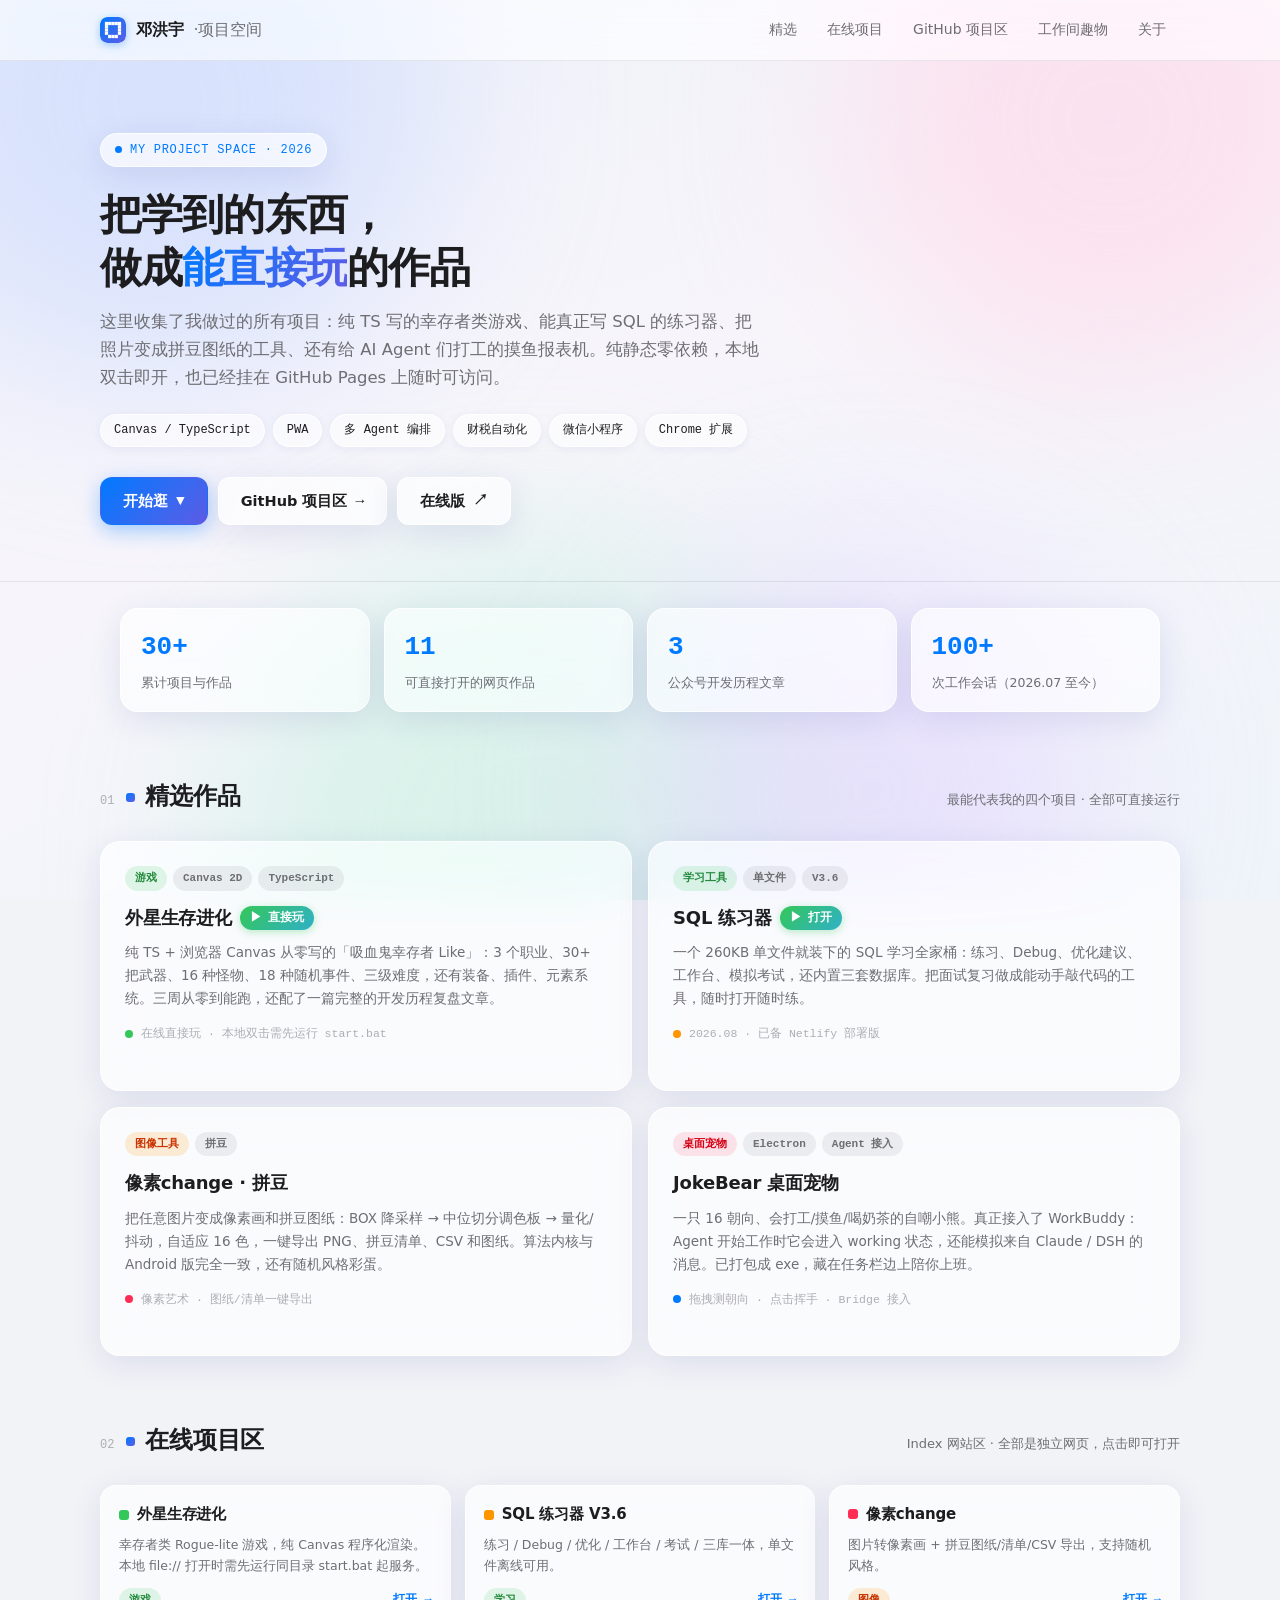
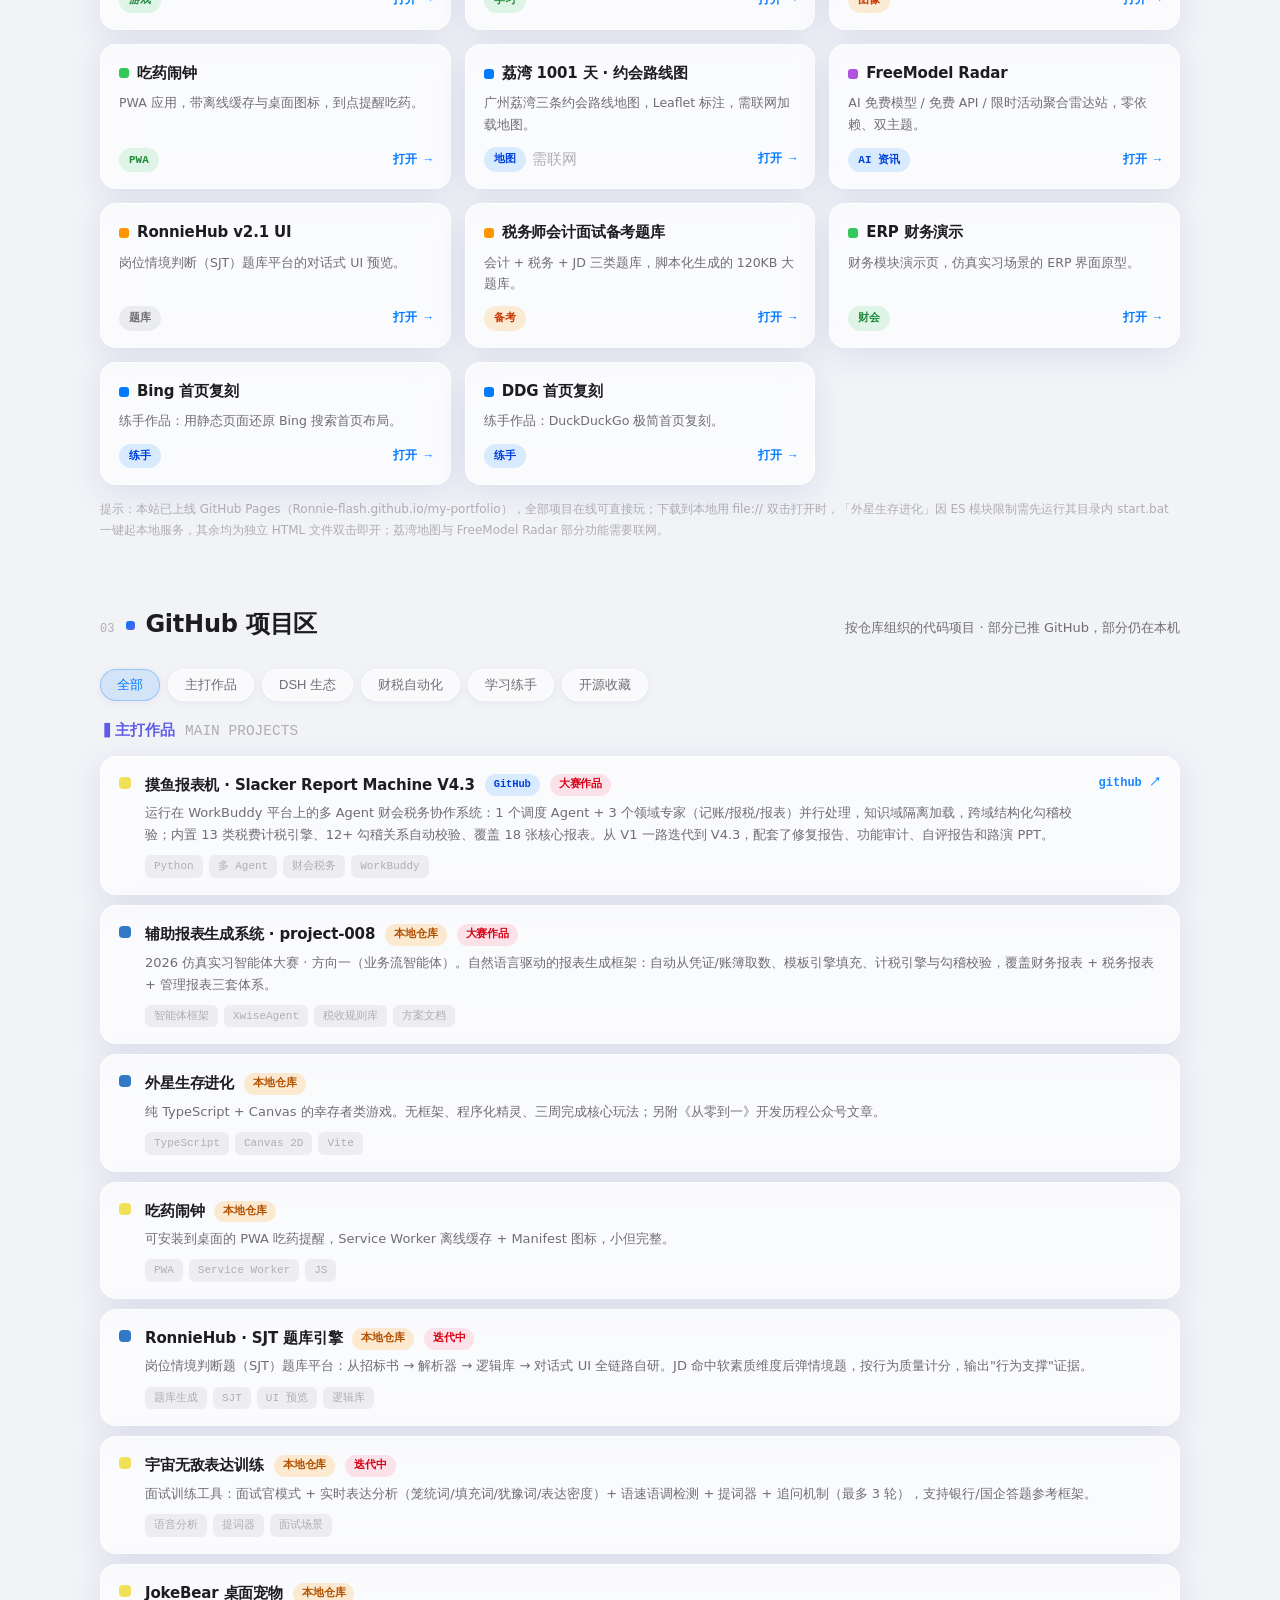
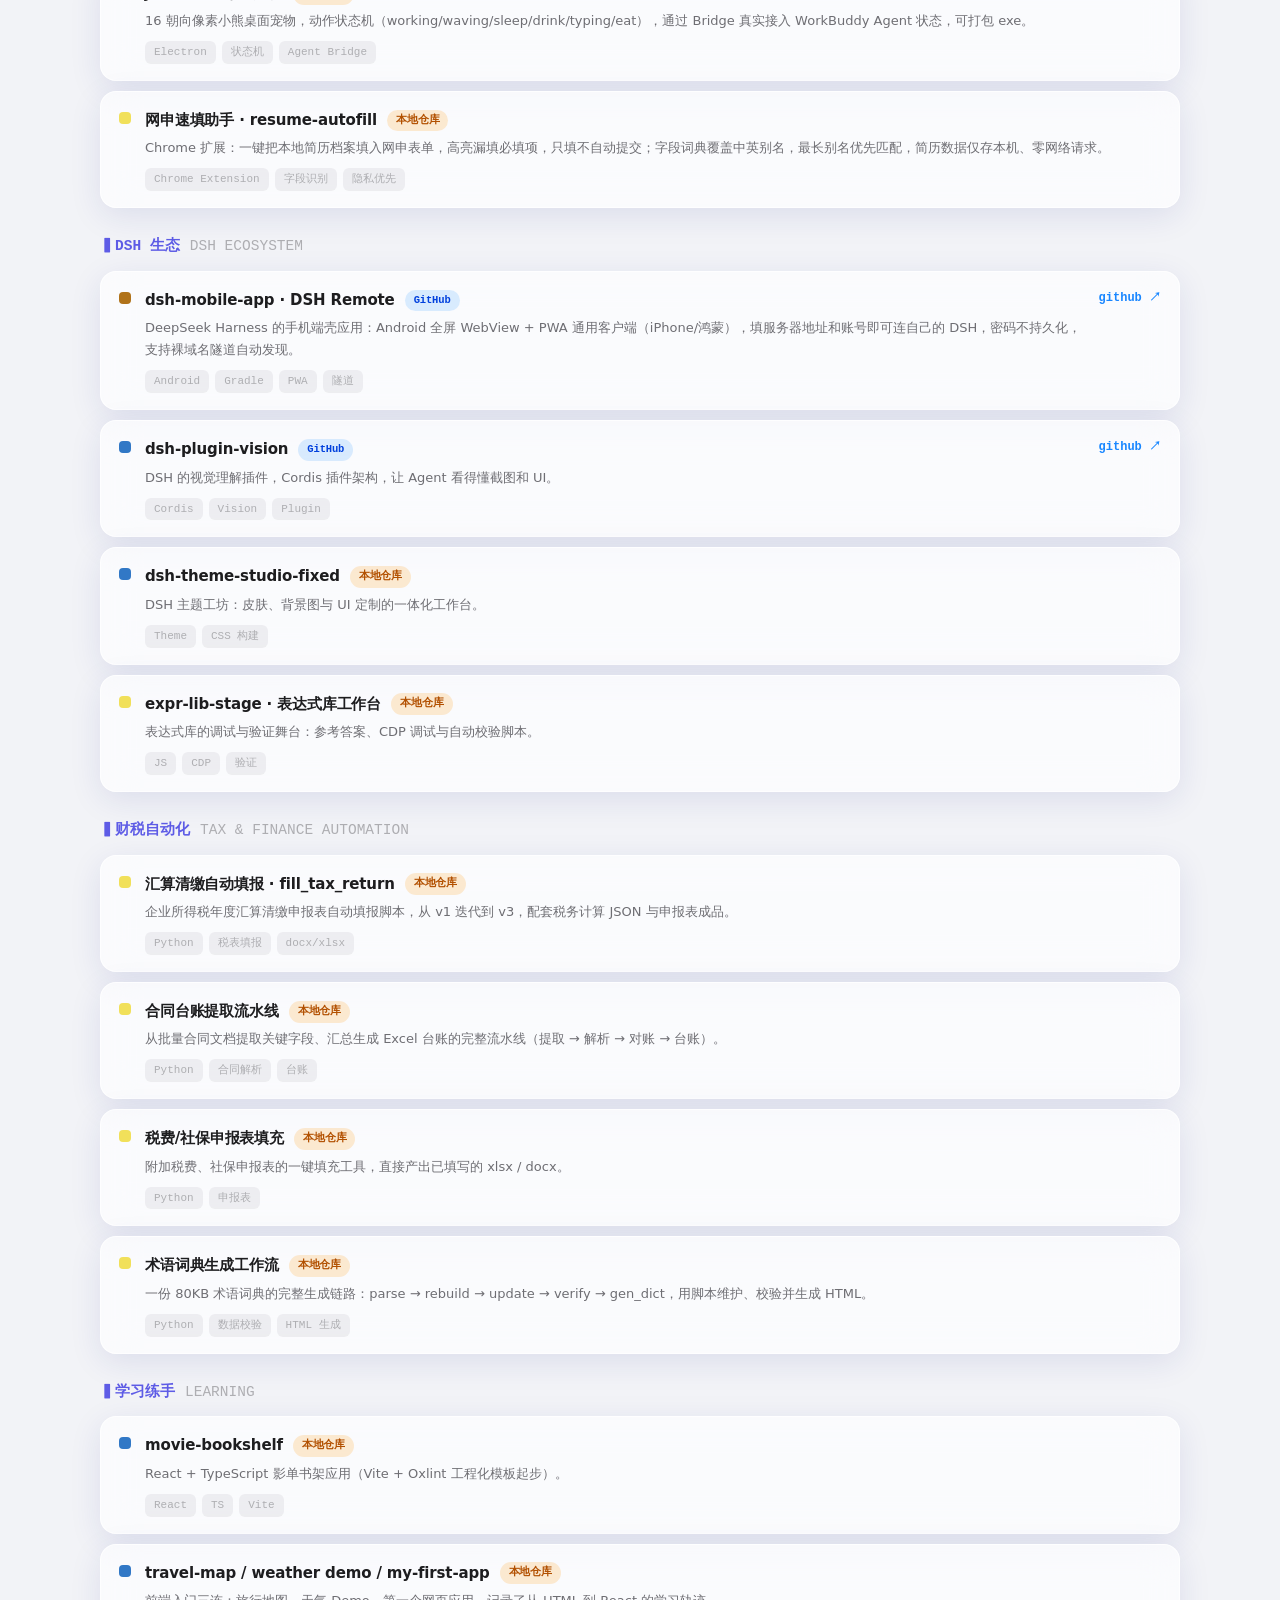
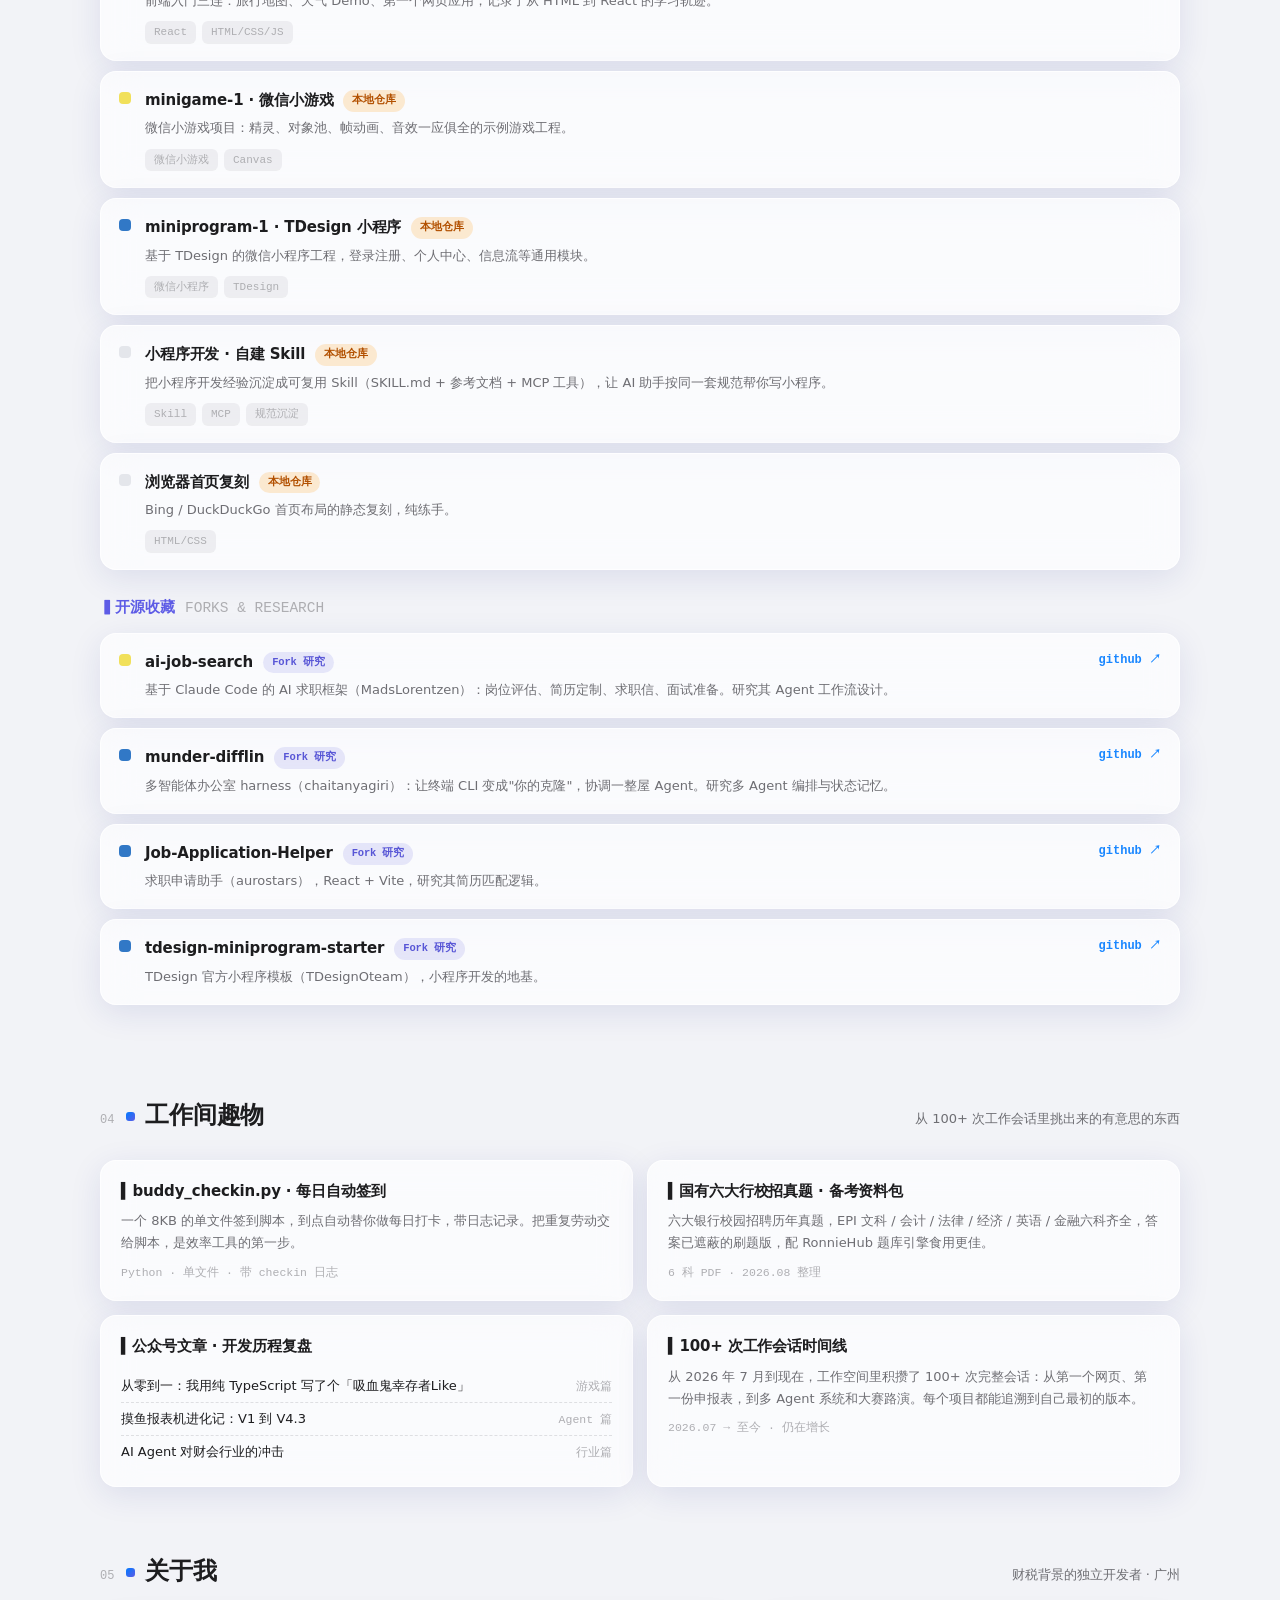
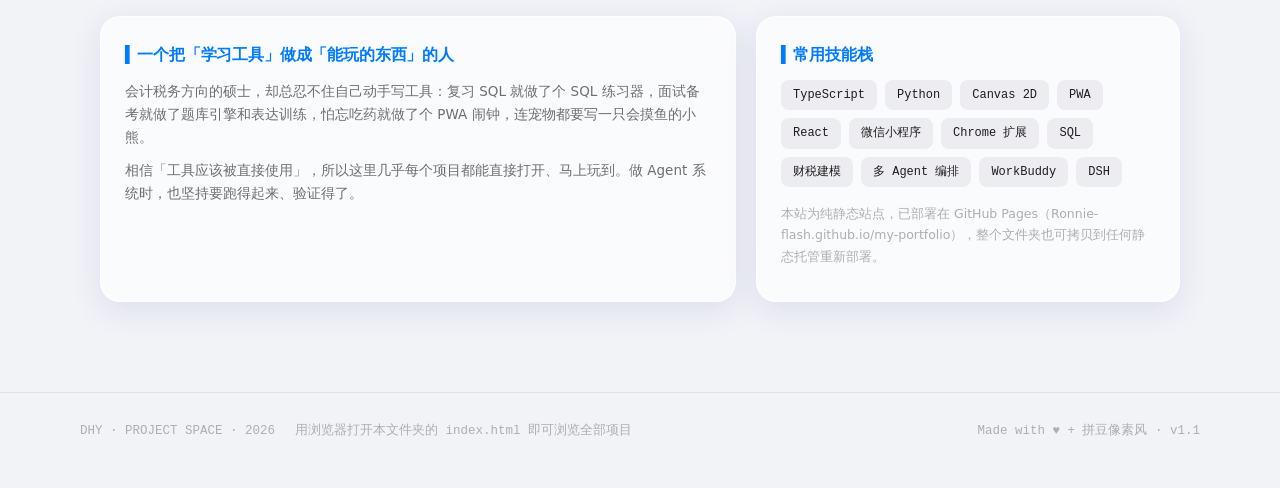
<file: index.html>
<!DOCTYPE html>
<html lang="zh-CN">
<head>
<meta charset="UTF-8">
<meta name="viewport" content="width=device-width, initial-scale=1.0">
<title>邓洪宇 · 项目空间 | Personal Projects</title>
<meta name="description" content="会计税务硕士的独立项目集合：游戏、学习工具、财会自动化与各种好玩的小东西。">
<link rel="icon" href="data:image/svg+xml,<svg xmlns='http://www.w3.org/2000/svg' viewBox='0 0 8 8'><rect width='8' height='8' rx='1.8' fill='%23ffffff'/><rect x='1' y='1' width='1' height='1' fill='%23007aff'/><rect x='2' y='1' width='1' height='1' fill='%23007aff'/><rect x='3' y='1' width='1' height='1' fill='%23007aff'/><rect x='4' y='1' width='1' height='1' fill='%23007aff'/><rect x='5' y='1' width='1' height='1' fill='%23007aff'/><rect x='1' y='2' width='1' height='1' fill='%23007aff'/><rect x='6' y='2' width='1' height='1' fill='%23007aff'/><rect x='1' y='3' width='1' height='1' fill='%23007aff'/><rect x='6' y='3' width='1' height='1' fill='%23007aff'/><rect x='1' y='4' width='1' height='1' fill='%23007aff'/><rect x='6' y='4' width='1' height='1' fill='%23007aff'/><rect x='1' y='5' width='1' height='1' fill='%23007aff'/><rect x='6' y='5' width='1' height='1' fill='%23007aff'/><rect x='2' y='6' width='1' height='1' fill='%23007aff'/><rect x='3' y='6' width='1' height='1' fill='%23007aff'/><rect x='4' y='6' width='1' height='1' fill='%23007aff'/><rect x='5' y='6' width='1' height='1' fill='%23007aff'/></svg>">
<style>
/* ============ iOS 毛玻璃主题 ============ */
:root{
  --bg:#f2f3f7;
  --text:#1d1d1f; --dim:#6e6e73; --faint:#aeaeb2;
  --blue:#007aff; --indigo:#5e5ce6; --green:#34c759; --orange:#ff9500;
  --pink:#ff2d55; --purple:#af52de; --teal:#30b0c7;
  --card:rgba(255,255,255,.66);
  --card-border:rgba(255,255,255,.75);
  --hairline:rgba(60,60,67,.1);
  --shadow:0 8px 32px rgba(31,38,135,.10);
  --shadow-hover:0 16px 48px rgba(31,38,135,.18);
  --mono:"SF Mono","Cascadia Code",Consolas,monospace;
  --sans:-apple-system,BlinkMacSystemFont,"SF Pro Display","SF Pro Text","PingFang SC","Microsoft YaHei",system-ui,sans-serif;
}
*{box-sizing:border-box;margin:0;padding:0}
html{scroll-behavior:smooth}
body{font-family:var(--sans);color:var(--text);font-size:15px;line-height:1.7;-webkit-font-smoothing:antialiased;background:var(--bg);min-height:100vh}
a{color:inherit;text-decoration:none}
::selection{background:rgba(0,122,255,.18)}

/* 背景渐变光斑 */
.bg-scene{position:fixed;inset:0;z-index:-1;overflow:hidden;background:linear-gradient(160deg,#eef1f8 0%,#f7f5fb 45%,#eef4f9 100%)}
.blob{position:absolute;border-radius:50%;filter:blur(90px);opacity:.6;pointer-events:none}
.blob-a{width:560px;height:560px;background:#c9d8ff;top:-180px;left:-120px}
.blob-b{width:520px;height:520px;background:#ffd6e8;top:-140px;right:-90px}
.blob-c{width:620px;height:620px;background:#c9f0e0;bottom:-260px;left:18%}
.blob-d{width:460px;height:460px;background:#e4d6ff;bottom:-120px;right:14%}

/* ---------- 顶部导航 ---------- */
header{position:sticky;top:0;z-index:50;background:rgba(255,255,255,.62);backdrop-filter:blur(22px) saturate(180%);-webkit-backdrop-filter:blur(22px) saturate(180%);border-bottom:1px solid var(--hairline)}
.nav{max-width:1120px;margin:0 auto;display:flex;align-items:center;gap:18px;padding:11px 20px}
.logo{display:flex;align-items:center;gap:10px;font-weight:700;letter-spacing:-.01em;font-size:16px}
.logo .mark{width:26px;height:26px;flex:none;border-radius:7px;box-shadow:0 2px 8px rgba(0,122,255,.35)}
.nav-links{display:flex;gap:2px;margin-left:auto;flex-wrap:wrap}
.nav-links a{padding:7px 14px;border-radius:10px;color:var(--dim);font-size:14px;font-weight:500;transition:.2s}
.nav-links a:hover{color:var(--text);background:rgba(120,120,128,.12)}
.nav-links a.on{color:var(--blue)}
.menu-btn{display:none;background:rgba(120,120,128,.12);border:none;color:var(--text);border-radius:10px;padding:7px 12px;font-size:15px;cursor:pointer}

/* ---------- Hero ---------- */
.hero{position:relative;overflow:hidden;border-bottom:1px solid var(--hairline)}
.hero-in{max-width:1120px;margin:0 auto;padding:72px 20px 56px}
.hero-eyebrow{display:inline-flex;align-items:center;gap:8px;font-family:var(--mono);font-size:12px;color:var(--blue);background:rgba(255,255,255,.65);backdrop-filter:blur(12px);-webkit-backdrop-filter:blur(12px);border:1px solid rgba(255,255,255,.8);padding:6px 14px;border-radius:999px;box-shadow:var(--shadow);letter-spacing:.06em}
.hero-eyebrow::before{content:"";width:7px;height:7px;border-radius:50%;background:var(--blue)}
h1.hero-title{font-size:42px;line-height:1.25;font-weight:800;letter-spacing:-.02em;margin:22px 0 6px}
h1.hero-title em{font-style:normal;background:linear-gradient(120deg,var(--blue),var(--indigo));-webkit-background-clip:text;background-clip:text;-webkit-text-fill-color:transparent}
.hero-sub{color:var(--dim);font-size:16.5px;max-width:660px;margin-top:14px}
.hero-tags{display:flex;flex-wrap:wrap;gap:8px;margin-top:22px}
.htag{font-family:var(--mono);font-size:12px;color:var(--text);background:rgba(255,255,255,.6);backdrop-filter:blur(10px);-webkit-backdrop-filter:blur(10px);border:1px solid rgba(255,255,255,.85);box-shadow:0 2px 10px rgba(31,38,135,.06);padding:5px 13px;border-radius:999px}
.hero-cta{display:flex;gap:10px;margin-top:30px;flex-wrap:wrap}
.btn{display:inline-flex;align-items:center;gap:8px;padding:11px 22px;border-radius:12px;font-size:14.5px;font-weight:600;transition:.2s;cursor:pointer;border:1px solid transparent}
.btn:hover{transform:translateY(-2px)}
.btn.primary{background:linear-gradient(135deg,#007aff,#5e5ce6);color:#fff;box-shadow:0 6px 20px rgba(0,122,255,.35)}
.btn.primary:hover{box-shadow:0 10px 28px rgba(0,122,255,.45)}
.btn.ghost{background:rgba(255,255,255,.65);backdrop-filter:blur(12px);-webkit-backdrop-filter:blur(12px);border:1px solid rgba(255,255,255,.85);color:var(--text);box-shadow:var(--shadow)}
.btn.ghost:hover{background:rgba(255,255,255,.9)}
.btn .arr{font-family:var(--mono)}

/* 统计条 */
.stats{max-width:1120px;margin:0 auto;display:grid;grid-template-columns:repeat(4,1fr);gap:14px;padding:26px 20px 0}
.stat{background:var(--card);backdrop-filter:blur(20px) saturate(180%);-webkit-backdrop-filter:blur(20px) saturate(180%);border:1px solid var(--card-border);border-radius:18px;padding:16px 20px;box-shadow:var(--shadow)}
.stat b{display:block;font-size:26px;font-family:var(--mono);color:var(--blue)}
.stat span{font-size:12.5px;color:var(--dim)}

/* ---------- 区块通用 ---------- */
section{padding:64px 0 0}
.wrap{max-width:1120px;margin:0 auto;padding:0 20px}
.sec-head{display:flex;align-items:baseline;gap:12px;margin-bottom:24px}
.sec-no{font-family:var(--mono);font-size:12px;color:var(--faint)}
.sec-title{font-size:24px;font-weight:700;letter-spacing:-.01em}
.sec-title::before{content:"";display:inline-block;width:9px;height:9px;margin-right:10px;border-radius:3px;background:linear-gradient(135deg,var(--blue),var(--indigo));vertical-align:2px}
.sec-desc{color:var(--dim);font-size:13px;margin-left:auto;text-align:right;max-width:340px}

/* ---------- 精选 ---------- */
.feat-grid{display:grid;grid-template-columns:repeat(2,1fr);gap:16px}
.card{position:relative;display:flex;flex-direction:column;background:var(--card);backdrop-filter:blur(22px) saturate(180%);-webkit-backdrop-filter:blur(22px) saturate(180%);border:1px solid var(--card-border);border-radius:20px;padding:24px;box-shadow:var(--shadow);transition:.25s;overflow:hidden}
.card:hover{transform:translateY(-4px);box-shadow:var(--shadow-hover);background:rgba(255,255,255,.82)}
.card::after{content:"";position:absolute;top:0;left:0;right:0;height:2px;background:linear-gradient(90deg,var(--blue),transparent 65%);opacity:0;transition:.25s}
.card:hover::after{opacity:1}
.card .tag-row{display:flex;gap:6px;flex-wrap:wrap;margin-bottom:12px}
.tag{font-family:var(--mono);font-size:11px;padding:3px 10px;border-radius:999px;background:rgba(120,120,128,.12);color:var(--dim);font-weight:600}
.tag.g{color:#248a3d;background:rgba(52,199,89,.14)}
.tag.o{color:#c93400;background:rgba(255,149,0,.16)}
.tag.p{color:#d70015;background:rgba(255,45,85,.12)}
.tag.b{color:#0040dd;background:rgba(10,132,255,.14)}
.card h3{font-size:18px;font-weight:700;letter-spacing:-.01em;margin-bottom:8px;display:flex;align-items:center;gap:8px}
.card h3 .play{font-family:var(--mono);font-size:11.5px;color:#fff;background:linear-gradient(135deg,var(--green),var(--teal));padding:2px 10px;border-radius:999px;font-weight:600;box-shadow:0 2px 8px rgba(52,199,89,.35)}
.card p{color:var(--dim);font-size:13.5px;flex:1}
.card .meta{display:flex;align-items:center;gap:8px;margin-top:14px;font-family:var(--mono);font-size:11.5px;color:var(--faint)}
.card .meta .dot{width:8px;height:8px;border-radius:50%}
.card .go{margin-left:auto;color:var(--blue);font-family:var(--mono);font-size:13px;opacity:0;transition:.2s;font-weight:600}
.card:hover .go{opacity:1}

/* ---------- 在线项目 ---------- */
.web-grid{display:grid;grid-template-columns:repeat(3,1fr);gap:14px}
.mini{background:var(--card);backdrop-filter:blur(18px) saturate(180%);-webkit-backdrop-filter:blur(18px) saturate(180%);border:1px solid var(--card-border);border-radius:16px;padding:16px 18px;box-shadow:var(--shadow);transition:.2s;display:flex;flex-direction:column}
.mini:hover{transform:translateY(-3px);box-shadow:var(--shadow-hover);background:rgba(255,255,255,.82)}
.mini h4{font-size:15px;font-weight:600;letter-spacing:-.01em;display:flex;align-items:center;gap:8px}
.mini h4 .ico{width:10px;height:10px;flex:none;border-radius:3px;background:var(--blue)}
.mini p{color:var(--dim);font-size:12.5px;margin-top:6px;flex:1}
.mini .row{display:flex;align-items:center;gap:6px;margin-top:12px;flex-wrap:wrap}
.mini .open{margin-left:auto;font-family:var(--mono);font-size:12px;color:var(--blue);font-weight:600}
.mini .off{color:var(--faint)}
.note{color:var(--faint);font-size:12px;margin-top:14px}

/* ---------- GitHub 区 ---------- */
.chips{display:flex;gap:8px;flex-wrap:wrap;margin-bottom:18px}
.chip{font-size:13px;font-weight:500;color:var(--dim);border:1px solid rgba(255,255,255,.8);background:rgba(255,255,255,.55);backdrop-filter:blur(12px);-webkit-backdrop-filter:blur(12px);padding:6px 16px;border-radius:999px;cursor:pointer;transition:.2s;box-shadow:0 2px 8px rgba(31,38,135,.06)}
.chip:hover{color:var(--text)}
.chip.on{color:var(--blue);background:rgba(0,122,255,.12);border-color:rgba(0,122,255,.3)}
.repo{display:flex;gap:14px;align-items:flex-start;background:var(--card);backdrop-filter:blur(18px) saturate(180%);-webkit-backdrop-filter:blur(18px) saturate(180%);border:1px solid var(--card-border);border-radius:16px;padding:16px 18px;margin-bottom:10px;box-shadow:var(--shadow);transition:.18s}
.repo:hover{box-shadow:var(--shadow-hover);transform:translateX(3px);background:rgba(255,255,255,.82)}
.repo .lang{width:12px;height:12px;border-radius:4px;flex:none;margin-top:4px}
.repo h4{font-size:15px;font-weight:600;letter-spacing:-.01em;display:flex;align-items:center;gap:10px;flex-wrap:wrap}
.repo h4 a{color:var(--blue)}
.repo h4 a:hover{text-decoration:underline}
.badge{font-family:var(--mono);font-size:10.5px;padding:2px 9px;border-radius:999px;background:rgba(120,120,128,.14);color:var(--dim);font-weight:600}
.badge.gh{color:#0040dd;background:rgba(10,132,255,.14)}
.badge.local{color:#b25000;background:rgba(255,149,0,.18)}
.badge.fork{color:#5856d6;background:rgba(88,86,214,.13)}
.badge.wip{color:#d70015;background:rgba(255,45,85,.12)}
.repo p{color:var(--dim);font-size:13px;margin-top:4px}
.repo .techs{display:flex;gap:6px;flex-wrap:wrap;margin-top:9px}
.repo .techs span{font-family:var(--mono);font-size:11px;color:var(--faint);background:rgba(120,120,128,.1);border-radius:6px;padding:2px 9px}
.repo .ghlink{margin-left:auto;flex:none;font-family:var(--mono);font-size:12px;color:var(--blue);opacity:.9;font-weight:600}
.repo .ghlink:hover{opacity:1;text-decoration:underline}
.grp{margin-bottom:26px}
.grp-title{display:flex;align-items:center;gap:10px;font-size:14.5px;font-weight:700;color:var(--indigo);margin-bottom:12px;font-family:var(--mono)}
.grp-title .n{color:var(--faint);font-weight:400}

/* ---------- 工作间趣物 ---------- */
.wb-grid{display:grid;grid-template-columns:repeat(2,1fr);gap:14px}
.wb{background:var(--card);backdrop-filter:blur(18px) saturate(180%);-webkit-backdrop-filter:blur(18px) saturate(180%);border:1px solid var(--card-border);border-radius:16px;padding:18px 20px;box-shadow:var(--shadow)}
.wb h4{font-size:15px;font-weight:600;letter-spacing:-.01em;display:flex;align-items:center;gap:8px}
.wb p{color:var(--dim);font-size:13px;margin-top:6px}
.wb .meta{font-family:var(--mono);font-size:11.5px;color:var(--faint);margin-top:8px}
.wb-list{margin-top:10px;list-style:none}
.wb-list li{display:flex;gap:10px;align-items:baseline;font-size:13px;color:var(--dim);padding:5px 0;border-bottom:1px dashed rgba(60,60,67,.15)}
.wb-list li:last-child{border-bottom:none}
.wb-list .t{color:var(--text)}
.wb-list .d{margin-left:auto;font-family:var(--mono);font-size:11.5px;color:var(--faint);flex:none}

/* ---------- 关于 ---------- */
.about{display:grid;grid-template-columns:1.2fr .8fr;gap:20px;padding-bottom:20px}
.about-card{background:var(--card);backdrop-filter:blur(20px) saturate(180%);-webkit-backdrop-filter:blur(20px) saturate(180%);border:1px solid var(--card-border);border-radius:20px;padding:24px;box-shadow:var(--shadow)}
.about-card h3{font-size:16px;font-weight:700;letter-spacing:-.01em;margin-bottom:12px;color:var(--blue)}
.about-card p{color:var(--dim);font-size:13.5px;margin-bottom:10px}
.skills{display:flex;flex-wrap:wrap;gap:8px}
.skills span{font-family:var(--mono);font-size:12px;background:rgba(120,120,128,.1);border-radius:8px;padding:5px 12px;color:var(--text)}

/* ---------- 页脚 ---------- */
footer{border-top:1px solid var(--hairline);margin-top:70px;padding:28px 20px 46px;color:var(--faint);font-size:12.5px;font-family:var(--mono)}
.foot-in{max-width:1120px;margin:0 auto;display:flex;gap:20px;flex-wrap:wrap;align-items:center}
.foot-in .right{margin-left:auto}

/* ---------- 响应式 ---------- */
@media(max-width:900px){
  .feat-grid,.wb-grid{grid-template-columns:1fr}
  .web-grid{grid-template-columns:repeat(2,1fr)}
  .about{grid-template-columns:1fr}
  .stats{grid-template-columns:repeat(2,1fr)}
  h1.hero-title{font-size:32px}
  .sec-desc{display:none}
}
@media(max-width:640px){
  .nav-links{display:none;position:absolute;top:100%;left:0;right:0;background:rgba(255,255,255,.82);backdrop-filter:blur(24px) saturate(180%);-webkit-backdrop-filter:blur(24px) saturate(180%);flex-direction:column;padding:10px 16px 16px;border-bottom:1px solid var(--hairline)}
  .nav-links.open{display:flex}
  .menu-btn{display:block}
  .web-grid{grid-template-columns:1fr}
}

/* 入场动画 */
.reveal{opacity:0;transform:translateY(16px);transition:opacity .5s ease,transform .5s ease}
.reveal.in{opacity:1;transform:none}
</style>
</head>
<body>

<div class="bg-scene" aria-hidden="true">
  <div class="blob blob-a"></div><div class="blob blob-b"></div><div class="blob blob-c"></div><div class="blob blob-d"></div>
</div>

<header>
  <div class="nav">
    <a class="logo" href="#top">
      <svg class="mark" viewBox="0 0 16 16" aria-hidden="true"><defs><linearGradient id="lg" x1="0" y1="0" x2="1" y2="1"><stop offset="0" stop-color="#007aff"/><stop offset="1" stop-color="#5e5ce6"/></linearGradient></defs><rect width="16" height="16" rx="4.5" fill="url(#lg)"/><rect x="3" y="3" width="2" height="2" fill="#fff"/><rect x="5" y="3" width="2" height="2" fill="#fff"/><rect x="7" y="3" width="2" height="2" fill="#fff"/><rect x="9" y="3" width="2" height="2" fill="#fff"/><rect x="11" y="3" width="2" height="2" fill="#fff"/><rect x="3" y="5" width="2" height="2" fill="#fff"/><rect x="11" y="5" width="2" height="2" fill="#fff"/><rect x="3" y="7" width="2" height="2" fill="#fff"/><rect x="11" y="7" width="2" height="2" fill="#fff"/><rect x="3" y="9" width="2" height="2" fill="#fff"/><rect x="11" y="9" width="2" height="2" fill="#fff"/><rect x="5" y="11" width="2" height="2" fill="#fff"/><rect x="7" y="11" width="2" height="2" fill="#fff"/><rect x="9" y="11" width="2" height="2" fill="#fff"/></svg>
      邓洪宇<span style="color:var(--dim);font-weight:400">·项目空间</span>
    </a>
    <nav class="nav-links" id="navLinks">
      <a href="#featured">精选</a>
      <a href="#web">在线项目</a>
      <a href="#github">GitHub 项目区</a>
      <a href="#playground">工作间趣物</a>
      <a href="#about">关于</a>
    </nav>
    <button class="menu-btn" id="menuBtn" aria-label="菜单">☰</button>
  </div>
</header>

<!-- ================= Hero ================= -->
<div class="hero" id="top">
  <div class="hero-in">
    <span class="hero-eyebrow">MY PROJECT SPACE · 2026</span>
    <h1 class="hero-title">把学到的东西，<br>做成<em>能直接玩</em>的作品</h1>
    <p class="hero-sub">这里收集了我做过的所有项目：纯 TS 写的幸存者类游戏、能真正写 SQL 的练习器、把照片变成拼豆图纸的工具、还有给 AI Agent 们打工的摸鱼报表机。纯静态零依赖，本地双击即开，也已经挂在 GitHub Pages 上随时可访问。</p>
    <div class="hero-tags">
      <span class="htag">Canvas / TypeScript</span>
      <span class="htag">PWA</span>
      <span class="htag">多 Agent 编排</span>
      <span class="htag">财税自动化</span>
      <span class="htag">微信小程序</span>
      <span class="htag">Chrome 扩展</span>
    </div>
    <div class="hero-cta">
      <a class="btn primary" href="#web">开始逛 <span class="arr">▼</span></a>
      <a class="btn ghost" href="#github">GitHub 项目区 <span class="arr">→</span></a>
      <a class="btn ghost" href="https://Ronnie-flash.github.io/my-portfolio/" target="_blank" rel="noopener">在线版 <span class="arr">↗</span></a>
    </div>
  </div>
</div>

<div class="wrap">
  <div class="stats">
    <div class="stat"><b>30+</b><span>累计项目与作品</span></div>
    <div class="stat"><b>11</b><span>可直接打开的网页作品</span></div>
    <div class="stat"><b>3</b><span>公众号开发历程文章</span></div>
    <div class="stat"><b>100+</b><span>次工作会话（2026.07 至今）</span></div>
  </div>
</div>

<!-- ================= 精选 ================= -->
<section id="featured">
  <div class="wrap">
    <div class="sec-head reveal">
      <span class="sec-no">01</span>
      <h2 class="sec-title">精选作品</h2>
      <span class="sec-desc">最能代表我的四个项目 · 全部可直接运行</span>
    </div>
    <div class="feat-grid">
      <a class="card reveal" href="projects/alien-survival/index.html">
        <div class="tag-row"><span class="tag g">游戏</span><span class="tag">Canvas 2D</span><span class="tag">TypeScript</span></div>
        <h3>外星生存进化 <span class="play">▶ 直接玩</span></h3>
        <p>纯 TS + 浏览器 Canvas 从零写的「吸血鬼幸存者 Like」：3 个职业、30+ 把武器、16 种怪物、18 种随机事件、三级难度，还有装备、插件、元素系统。三周从零到能跑，还配了一篇完整的开发历程复盘文章。</p>
        <div class="meta"><span class="dot" style="background:var(--green)"></span>在线直接玩 · 本地双击需先运行 start.bat</div>
        <span class="go">打开 →</span>
      </a>
      <a class="card reveal" href="projects/sql-practice.html">
        <div class="tag-row"><span class="tag g">学习工具</span><span class="tag">单文件</span><span class="tag">V3.6</span></div>
        <h3>SQL 练习器 <span class="play">▶ 打开</span></h3>
        <p>一个 260KB 单文件就装下的 SQL 学习全家桶：练习、Debug、优化建议、工作台、模拟考试，还内置三套数据库。把面试复习做成能动手敲代码的工具，随时打开随时练。</p>
        <div class="meta"><span class="dot" style="background:var(--orange)"></span>2026.08 · 已备 Netlify 部署版</div>
        <span class="go">打开 →</span>
      </a>
      <a class="card reveal" href="projects/pixel-change.html">
        <div class="tag-row"><span class="tag o">图像工具</span><span class="tag">拼豆</span></div>
        <h3>像素change · 拼豆</h3>
        <p>把任意图片变成像素画和拼豆图纸：BOX 降采样 → 中位切分调色板 → 量化/抖动，自适应 16 色，一键导出 PNG、拼豆清单、CSV 和图纸。算法内核与 Android 版完全一致，还有随机风格彩蛋。</p>
        <div class="meta"><span class="dot" style="background:var(--pink)"></span>像素艺术 · 图纸/清单一键导出</div>
        <span class="go">打开 →</span>
      </a>
      <a class="card reveal" href="#playground">
        <div class="tag-row"><span class="tag p">桌面宠物</span><span class="tag">Electron</span><span class="tag">Agent 接入</span></div>
        <h3>JokeBear 桌面宠物</h3>
        <p>一只 16 朝向、会打工/摸鱼/喝奶茶的自嘲小熊。真正接入了 WorkBuddy：Agent 开始工作时它会进入 working 状态，还能模拟来自 Claude / DSH 的消息。已打包成 exe，藏在任务栏边上陪你上班。</p>
        <div class="meta"><span class="dot" style="background:var(--blue)"></span>拖拽测朝向 · 点击挥手 · Bridge 接入</div>
        <span class="go">去工作间看看 →</span>
      </a>
    </div>
  </div>
</section>

<!-- ================= 在线项目 ================= -->
<section id="web">
  <div class="wrap">
    <div class="sec-head reveal">
      <span class="sec-no">02</span>
      <h2 class="sec-title">在线项目区</h2>
      <span class="sec-desc">Index 网站区 · 全部是独立网页，点击即可打开</span>
    </div>
    <div class="web-grid">
      <a class="mini reveal" href="projects/alien-survival/index.html">
        <h4><span class="ico" style="background:var(--green)"></span>外星生存进化</h4>
        <p>幸存者类 Rogue-lite 游戏，纯 Canvas 程序化渲染。本地 file:// 打开时需先运行同目录 start.bat 起服务。</p>
        <div class="row"><span class="tag g">游戏</span><span class="open">打开 →</span></div>
      </a>
      <a class="mini reveal" href="projects/sql-practice.html">
        <h4><span class="ico" style="background:var(--orange)"></span>SQL 练习器 V3.6</h4>
        <p>练习 / Debug / 优化 / 工作台 / 考试 / 三库一体，单文件离线可用。</p>
        <div class="row"><span class="tag g">学习</span><span class="open">打开 →</span></div>
      </a>
      <a class="mini reveal" href="projects/pixel-change.html">
        <h4><span class="ico" style="background:var(--pink)"></span>像素change</h4>
        <p>图片转像素画 + 拼豆图纸/清单/CSV 导出，支持随机风格。</p>
        <div class="row"><span class="tag o">图像</span><span class="open">打开 →</span></div>
      </a>
      <a class="mini reveal" href="projects/pill-alarm/index.html">
        <h4><span class="ico" style="background:var(--green)"></span>吃药闹钟</h4>
        <p>PWA 应用，带离线缓存与桌面图标，到点提醒吃药。</p>
        <div class="row"><span class="tag g">PWA</span><span class="open">打开 →</span></div>
      </a>
      <a class="mini reveal" href="projects/liwan-date-map.html">
        <h4><span class="ico" style="background:var(--blue)"></span>荔湾 1001 天 · 约会路线图</h4>
        <p>广州荔湾三条约会路线地图，Leaflet 标注，需联网加载地图。</p>
        <div class="row"><span class="tag b">地图</span><span class="off">需联网</span><span class="open">打开 →</span></div>
      </a>
      <a class="mini reveal" href="projects/freemodel-radar/index.html">
        <h4><span class="ico" style="background:var(--purple)"></span>FreeModel Radar</h4>
        <p>AI 免费模型 / 免费 API / 限时活动聚合雷达站，零依赖、双主题。</p>
        <div class="row"><span class="tag b">AI 资讯</span><span class="open">打开 →</span></div>
      </a>
      <a class="mini reveal" href="projects/ronniehub-preview.html">
        <h4><span class="ico" style="background:var(--orange)"></span>RonnieHub v2.1 UI</h4>
        <p>岗位情境判断（SJT）题库平台的对话式 UI 预览。</p>
        <div class="row"><span class="tag">题库</span><span class="open">打开 →</span></div>
      </a>
      <a class="mini reveal" href="projects/tax-interview-bank.html">
        <h4><span class="ico" style="background:var(--orange)"></span>税务师会计面试备考题库</h4>
        <p>会计 + 税务 + JD 三类题库，脚本化生成的 120KB 大题库。</p>
        <div class="row"><span class="tag o">备考</span><span class="open">打开 →</span></div>
      </a>
      <a class="mini reveal" href="projects/erp-finance-demo.html">
        <h4><span class="ico" style="background:var(--green)"></span>ERP 财务演示</h4>
        <p>财务模块演示页，仿真实习场景的 ERP 界面原型。</p>
        <div class="row"><span class="tag g">财会</span><span class="open">打开 →</span></div>
      </a>
      <a class="mini reveal" href="projects/bing-page.html">
        <h4><span class="ico" style="background:var(--blue)"></span>Bing 首页复刻</h4>
        <p>练手作品：用静态页面还原 Bing 搜索首页布局。</p>
        <div class="row"><span class="tag b">练手</span><span class="open">打开 →</span></div>
      </a>
      <a class="mini reveal" href="projects/ddg-page.html">
        <h4><span class="ico" style="background:var(--blue)"></span>DDG 首页复刻</h4>
        <p>练手作品：DuckDuckGo 极简首页复刻。</p>
        <div class="row"><span class="tag b">练手</span><span class="open">打开 →</span></div>
      </a>
    </div>
    <p class="note">提示：本站已上线 GitHub Pages（Ronnie-flash.github.io/my-portfolio），全部项目在线可直接玩；下载到本地用 file:// 双击打开时，「外星生存进化」因 ES 模块限制需先运行其目录内 start.bat 一键起本地服务，其余均为独立 HTML 文件双击即开；荔湾地图与 FreeModel Radar 部分功能需要联网。</p>
  </div>
</section>

<!-- ================= GitHub 项目区 ================= -->
<section id="github">
  <div class="wrap">
    <div class="sec-head reveal">
      <span class="sec-no">03</span>
      <h2 class="sec-title">GitHub 项目区</h2>
      <span class="sec-desc">按仓库组织的代码项目 · 部分已推 GitHub，部分仍在本机</span>
    </div>
    <div class="chips reveal" id="chips">
      <button class="chip on" data-f="all">全部</button>
      <button class="chip" data-f="main">主打作品</button>
      <button class="chip" data-f="dsh">DSH 生态</button>
      <button class="chip" data-f="tax">财税自动化</button>
      <button class="chip" data-f="learn">学习练手</button>
      <button class="chip" data-f="fork">开源收藏</button>
    </div>

    <!-- 主打作品 -->
    <div class="grp" data-g="main">
      <div class="grp-title">▍主打作品 <span class="n">MAIN PROJECTS</span></div>
      <div class="repo reveal">
        <span class="lang" style="background:#f1e05a"></span>
        <div style="flex:1">
          <h4>摸鱼报表机 · Slacker Report Machine V4.3
            <span class="badge gh">GitHub</span><span class="badge wip">大赛作品</span>
          </h4>
          <p>运行在 WorkBuddy 平台上的多 Agent 财会税务协作系统：1 个调度 Agent + 3 个领域专家（记账/报税/报表）并行处理，知识域隔离加载，跨域结构化勾稽校验；内置 13 类税费计税引擎、12+ 勾稽关系自动校验、覆盖 18 张核心报表。从 V1 一路迭代到 V4.3，配套了修复报告、功能审计、自评报告和路演 PPT。</p>
          <div class="techs"><span>Python</span><span>多 Agent</span><span>财会税务</span><span>WorkBuddy</span></div>
        </div>
        <a class="ghlink" href="https://github.com/Ronnie-flash/slacker-report-machine-v4-3" target="_blank" rel="noopener">github ↗</a>
      </div>
      <div class="repo reveal">
        <span class="lang" style="background:#3178c6"></span>
        <div style="flex:1">
          <h4>辅助报表生成系统 · project-008
            <span class="badge local">本地仓库</span><span class="badge wip">大赛作品</span>
          </h4>
          <p>2026 仿真实习智能体大赛 · 方向一（业务流智能体）。自然语言驱动的报表生成框架：自动从凭证/账簿取数、模板引擎填充、计税引擎与勾稽校验，覆盖财务报表 + 税务报表 + 管理报表三套体系。</p>
          <div class="techs"><span>智能体框架</span><span>XwiseAgent</span><span>税收规则库</span><span>方案文档</span></div>
        </div>
      </div>
      <div class="repo reveal">
        <span class="lang" style="background:#3178c6"></span>
        <div style="flex:1">
          <h4>外星生存进化 <span class="badge local">本地仓库</span></h4>
          <p>纯 TypeScript + Canvas 的幸存者类游戏。无框架、程序化精灵、三周完成核心玩法；另附《从零到一》开发历程公众号文章。</p>
          <div class="techs"><span>TypeScript</span><span>Canvas 2D</span><span>Vite</span></div>
        </div>
      </div>
      <div class="repo reveal">
        <span class="lang" style="background:#f1e05a"></span>
        <div style="flex:1">
          <h4>吃药闹钟 <span class="badge local">本地仓库</span></h4>
          <p>可安装到桌面的 PWA 吃药提醒，Service Worker 离线缓存 + Manifest 图标，小但完整。</p>
          <div class="techs"><span>PWA</span><span>Service Worker</span><span>JS</span></div>
        </div>
      </div>
      <div class="repo reveal">
        <span class="lang" style="background:#3178c6"></span>
        <div style="flex:1">
          <h4>RonnieHub · SJT 题库引擎 <span class="badge local">本地仓库</span><span class="badge wip">迭代中</span></h4>
          <p>岗位情境判断题（SJT）题库平台：从招标书 → 解析器 → 逻辑库 → 对话式 UI 全链路自研。JD 命中软素质维度后弹情境题，按行为质量计分，输出"行为支撑"证据。</p>
          <div class="techs"><span>题库生成</span><span>SJT</span><span>UI 预览</span><span>逻辑库</span></div>
        </div>
      </div>
      <div class="repo reveal">
        <span class="lang" style="background:#f1e05a"></span>
        <div style="flex:1">
          <h4>宇宙无敌表达训练 <span class="badge local">本地仓库</span><span class="badge wip">迭代中</span></h4>
          <p>面试训练工具：面试官模式 + 实时表达分析（笼统词/填充词/犹豫词/表达密度）+ 语速语调检测 + 提词器 + 追问机制（最多 3 轮），支持银行/国企答题参考框架。</p>
          <div class="techs"><span>语音分析</span><span>提词器</span><span>面试场景</span></div>
        </div>
      </div>
      <div class="repo reveal">
        <span class="lang" style="background:#f1e05a"></span>
        <div style="flex:1">
          <h4>JokeBear 桌面宠物 <span class="badge local">本地仓库</span></h4>
          <p>16 朝向像素小熊桌面宠物，动作状态机（working/waving/sleep/drink/typing/eat），通过 Bridge 真实接入 WorkBuddy Agent 状态，可打包 exe。</p>
          <div class="techs"><span>Electron</span><span>状态机</span><span>Agent Bridge</span></div>
        </div>
      </div>
      <div class="repo reveal">
        <span class="lang" style="background:#f1e05a"></span>
        <div style="flex:1">
          <h4>网申速填助手 · resume-autofill <span class="badge local">本地仓库</span></h4>
          <p>Chrome 扩展：一键把本地简历档案填入网申表单，高亮漏填必填项，只填不自动提交；字段词典覆盖中英别名，最长别名优先匹配，简历数据仅存本机、零网络请求。</p>
          <div class="techs"><span>Chrome Extension</span><span>字段识别</span><span>隐私优先</span></div>
        </div>
      </div>
    </div>

    <!-- DSH 生态 -->
    <div class="grp" data-g="dsh">
      <div class="grp-title">▍DSH 生态 <span class="n">DSH ECOSYSTEM</span></div>
      <div class="repo reveal">
        <span class="lang" style="background:#b07219"></span>
        <div style="flex:1">
          <h4>dsh-mobile-app · DSH Remote
            <span class="badge gh">GitHub</span>
          </h4>
          <p>DeepSeek Harness 的手机端壳应用：Android 全屏 WebView + PWA 通用客户端（iPhone/鸿蒙），填服务器地址和账号即可连自己的 DSH，密码不持久化，支持裸域名隧道自动发现。</p>
          <div class="techs"><span>Android</span><span>Gradle</span><span>PWA</span><span>隧道</span></div>
        </div>
        <a class="ghlink" href="https://github.com/hongshuxifan321/dsh-mobile-app" target="_blank" rel="noopener">github ↗</a>
      </div>
      <div class="repo reveal">
        <span class="lang" style="background:#3178c6"></span>
        <div style="flex:1">
          <h4>dsh-plugin-vision <span class="badge gh">GitHub</span></h4>
          <p>DSH 的视觉理解插件，Cordis 插件架构，让 Agent 看得懂截图和 UI。</p>
          <div class="techs"><span>Cordis</span><span>Vision</span><span>Plugin</span></div>
        </div>
        <a class="ghlink" href="https://github.com/tdf1995/dsh-plugin-vision" target="_blank" rel="noopener">github ↗</a>
      </div>
      <div class="repo reveal">
        <span class="lang" style="background:#3178c6"></span>
        <div style="flex:1">
          <h4>dsh-theme-studio-fixed <span class="badge local">本地仓库</span></h4>
          <p>DSH 主题工坊：皮肤、背景图与 UI 定制的一体化工作台。</p>
          <div class="techs"><span>Theme</span><span>CSS 构建</span></div>
        </div>
      </div>
      <div class="repo reveal">
        <span class="lang" style="background:#f1e05a"></span>
        <div style="flex:1">
          <h4>expr-lib-stage · 表达式库工作台 <span class="badge local">本地仓库</span></h4>
          <p>表达式库的调试与验证舞台：参考答案、CDP 调试与自动校验脚本。</p>
          <div class="techs"><span>JS</span><span>CDP</span><span>验证</span></div>
        </div>
      </div>
    </div>

    <!-- 财税自动化 -->
    <div class="grp" data-g="tax">
      <div class="grp-title">▍财税自动化 <span class="n">TAX &amp; FINANCE AUTOMATION</span></div>
      <div class="repo reveal">
        <span class="lang" style="background:#f1e05a"></span>
        <div style="flex:1">
          <h4>汇算清缴自动填报 · fill_tax_return <span class="badge local">本地仓库</span></h4>
          <p>企业所得税年度汇算清缴申报表自动填报脚本，从 v1 迭代到 v3，配套税务计算 JSON 与申报表成品。</p>
          <div class="techs"><span>Python</span><span>税表填报</span><span>docx/xlsx</span></div>
        </div>
      </div>
      <div class="repo reveal">
        <span class="lang" style="background:#f1e05a"></span>
        <div style="flex:1">
          <h4>合同台账提取流水线 <span class="badge local">本地仓库</span></h4>
          <p>从批量合同文档提取关键字段、汇总生成 Excel 台账的完整流水线（提取 → 解析 → 对账 → 台账）。</p>
          <div class="techs"><span>Python</span><span>合同解析</span><span>台账</span></div>
        </div>
      </div>
      <div class="repo reveal">
        <span class="lang" style="background:#f1e05a"></span>
        <div style="flex:1">
          <h4>税费/社保申报表填充 <span class="badge local">本地仓库</span></h4>
          <p>附加税费、社保申报表的一键填充工具，直接产出已填写的 xlsx / docx。</p>
          <div class="techs"><span>Python</span><span>申报表</span></div>
        </div>
      </div>
      <div class="repo reveal">
        <span class="lang" style="background:#f1e05a"></span>
        <div style="flex:1">
          <h4>术语词典生成工作流 <span class="badge local">本地仓库</span></h4>
          <p>一份 80KB 术语词典的完整生成链路：parse → rebuild → update → verify → gen_dict，用脚本维护、校验并生成 HTML。</p>
          <div class="techs"><span>Python</span><span>数据校验</span><span>HTML 生成</span></div>
        </div>
      </div>
    </div>

    <!-- 学习练手 -->
    <div class="grp" data-g="learn">
      <div class="grp-title">▍学习练手 <span class="n">LEARNING</span></div>
      <div class="repo reveal">
        <span class="lang" style="background:#3178c6"></span>
        <div style="flex:1">
          <h4>movie-bookshelf <span class="badge local">本地仓库</span></h4>
          <p>React + TypeScript 影单书架应用（Vite + Oxlint 工程化模板起步）。</p>
          <div class="techs"><span>React</span><span>TS</span><span>Vite</span></div>
        </div>
      </div>
      <div class="repo reveal">
        <span class="lang" style="background:#3178c6"></span>
        <div style="flex:1">
          <h4>travel-map / weather demo / my-first-app <span class="badge local">本地仓库</span></h4>
          <p>前端入门三连：旅行地图、天气 Demo、第一个网页应用，记录了从 HTML 到 React 的学习轨迹。</p>
          <div class="techs"><span>React</span><span>HTML/CSS/JS</span></div>
        </div>
      </div>
      <div class="repo reveal">
        <span class="lang" style="background:#f1e05a"></span>
        <div style="flex:1">
          <h4>minigame-1 · 微信小游戏 <span class="badge local">本地仓库</span></h4>
          <p>微信小游戏项目：精灵、对象池、帧动画、音效一应俱全的示例游戏工程。</p>
          <div class="techs"><span>微信小游戏</span><span>Canvas</span></div>
        </div>
      </div>
      <div class="repo reveal">
        <span class="lang" style="background:#3178c6"></span>
        <div style="flex:1">
          <h4>miniprogram-1 · TDesign 小程序 <span class="badge local">本地仓库</span></h4>
          <p>基于 TDesign 的微信小程序工程，登录注册、个人中心、信息流等通用模块。</p>
          <div class="techs"><span>微信小程序</span><span>TDesign</span></div>
        </div>
      </div>
      <div class="repo reveal">
        <span class="lang" style="background:#e4e6eb"></span>
        <div style="flex:1">
          <h4>小程序开发 · 自建 Skill <span class="badge local">本地仓库</span></h4>
          <p>把小程序开发经验沉淀成可复用 Skill（SKILL.md + 参考文档 + MCP 工具），让 AI 助手按同一套规范帮你写小程序。</p>
          <div class="techs"><span>Skill</span><span>MCP</span><span>规范沉淀</span></div>
        </div>
      </div>
      <div class="repo reveal">
        <span class="lang" style="background:#e4e6eb"></span>
        <div style="flex:1">
          <h4>浏览器首页复刻 <span class="badge local">本地仓库</span></h4>
          <p>Bing / DuckDuckGo 首页布局的静态复刻，纯练手。</p>
          <div class="techs"><span>HTML/CSS</span></div>
        </div>
      </div>
    </div>

    <!-- 开源收藏 -->
    <div class="grp" data-g="fork">
      <div class="grp-title">▍开源收藏 <span class="n">FORKS &amp; RESEARCH</span></div>
      <div class="repo reveal">
        <span class="lang" style="background:#f1e05a"></span>
        <div style="flex:1">
          <h4>ai-job-search <span class="badge fork">Fork 研究</span></h4>
          <p>基于 Claude Code 的 AI 求职框架（MadsLorentzen）：岗位评估、简历定制、求职信、面试准备。研究其 Agent 工作流设计。</p>
        </div>
        <a class="ghlink" href="https://github.com/MadsLorentzen/ai-job-search" target="_blank" rel="noopener">github ↗</a>
      </div>
      <div class="repo reveal">
        <span class="lang" style="background:#3178c6"></span>
        <div style="flex:1">
          <h4>munder-difflin <span class="badge fork">Fork 研究</span></h4>
          <p>多智能体办公室 harness（chaitanyagiri）：让终端 CLI 变成"你的克隆"，协调一整屋 Agent。研究多 Agent 编排与状态记忆。</p>
        </div>
        <a class="ghlink" href="https://github.com/chaitanyagiri/munder-difflin" target="_blank" rel="noopener">github ↗</a>
      </div>
      <div class="repo reveal">
        <span class="lang" style="background:#3178c6"></span>
        <div style="flex:1">
          <h4>Job-Application-Helper <span class="badge fork">Fork 研究</span></h4>
          <p>求职申请助手（aurostars），React + Vite，研究其简历匹配逻辑。</p>
        </div>
        <a class="ghlink" href="https://github.com/aurostars/Job-Application-Helper" target="_blank" rel="noopener">github ↗</a>
      </div>
      <div class="repo reveal">
        <span class="lang" style="background:#3178c6"></span>
        <div style="flex:1">
          <h4>tdesign-miniprogram-starter <span class="badge fork">Fork 研究</span></h4>
          <p>TDesign 官方小程序模板（TDesignOteam），小程序开发的地基。</p>
        </div>
        <a class="ghlink" href="https://github.com/TDesignOteam/tdesign-miniprogram-starter" target="_blank" rel="noopener">github ↗</a>
      </div>
    </div>
  </div>
</section>

<!-- ================= 工作间趣物 ================= -->
<section id="playground">
  <div class="wrap">
    <div class="sec-head reveal">
      <span class="sec-no">04</span>
      <h2 class="sec-title">工作间趣物</h2>
      <span class="sec-desc">从 100+ 次工作会话里挑出来的有意思的东西</span>
    </div>
    <div class="wb-grid">
      <div class="wb reveal">
        <h4>▍buddy_checkin.py · 每日自动签到</h4>
        <p>一个 8KB 的单文件签到脚本，到点自动替你做每日打卡，带日志记录。把重复劳动交给脚本，是效率工具的第一步。</p>
        <div class="meta">Python · 单文件 · 带 checkin 日志</div>
      </div>
      <div class="wb reveal">
        <h4>▍国有六大行校招真题 · 备考资料包</h4>
        <p>六大银行校园招聘历年真题，EPI 文科 / 会计 / 法律 / 经济 / 英语 / 金融六科齐全，答案已遮蔽的刷题版，配 RonnieHub 题库引擎食用更佳。</p>
        <div class="meta">6 科 PDF · 2026.08 整理</div>
      </div>
      <div class="wb reveal">
        <h4>▍公众号文章 · 开发历程复盘</h4>
        <ul class="wb-list">
          <li><span class="t">从零到一：我用纯 TypeScript 写了个「吸血鬼幸存者Like」</span><span class="d">游戏篇</span></li>
          <li><span class="t">摸鱼报表机进化记：V1 到 V4.3</span><span class="d">Agent 篇</span></li>
          <li><span class="t">AI Agent 对财会行业的冲击</span><span class="d">行业篇</span></li>
        </ul>
      </div>
      <div class="wb reveal">
        <h4>▍100+ 次工作会话时间线</h4>
        <p>从 2026 年 7 月到现在，工作空间里积攒了 100+ 次完整会话：从第一个网页、第一份申报表，到多 Agent 系统和大赛路演。每个项目都能追溯到自己最初的版本。</p>
        <div class="meta">2026.07 → 至今 · 仍在增长</div>
      </div>
    </div>
  </div>
</section>

<!-- ================= 关于 ================= -->
<section id="about">
  <div class="wrap">
    <div class="sec-head reveal">
      <span class="sec-no">05</span>
      <h2 class="sec-title">关于我</h2>
      <span class="sec-desc">财税背景的独立开发者 · 广州</span>
    </div>
    <div class="about">
      <div class="about-card reveal">
        <h3>▍一个把「学习工具」做成「能玩的东西」的人</h3>
        <p>会计税务方向的硕士，却总忍不住自己动手写工具：复习 SQL 就做了个 SQL 练习器，面试备考就做了题库引擎和表达训练，怕忘吃药就做了个 PWA 闹钟，连宠物都要写一只会摸鱼的小熊。</p>
        <p>相信「工具应该被直接使用」，所以这里几乎每个项目都能直接打开、马上玩到。做 Agent 系统时，也坚持要跑得起来、验证得了。</p>
      </div>
      <div class="about-card reveal">
        <h3>▍常用技能栈</h3>
        <div class="skills">
          <span>TypeScript</span><span>Python</span><span>Canvas 2D</span><span>PWA</span>
          <span>React</span><span>微信小程序</span><span>Chrome 扩展</span><span>SQL</span>
          <span>财税建模</span><span>多 Agent 编排</span><span>WorkBuddy</span><span>DSH</span>
        </div>
        <p style="margin-top:16px;color:var(--faint);font-size:12.5px">本站为纯静态站点，已部署在 GitHub Pages（Ronnie-flash.github.io/my-portfolio），整个文件夹也可拷贝到任何静态托管重新部署。</p>
      </div>
    </div>
  </div>
</section>

<footer>
  <div class="foot-in">
    <span>DHY · PROJECT SPACE · 2026</span>
    <span style="color:var(--faint)">用浏览器打开本文件夹的 index.html 即可浏览全部项目</span>
    <span class="right">Made with ♥ + 拼豆像素风 · v1.1</span>
  </div>
</footer>

<script>
// 移动端导航
var menuBtn=document.getElementById('menuBtn'),navLinks=document.getElementById('navLinks');
menuBtn.onclick=function(){navLinks.classList.toggle('open')};
navLinks.querySelectorAll('a').forEach(function(a){a.onclick=function(){navLinks.classList.remove('open')}});

// 入场动画
var io=new IntersectionObserver(function(es){
  es.forEach(function(e){if(e.isIntersecting){e.target.classList.add('in');io.unobserve(e.target)}});
},{threshold:.08});
document.querySelectorAll('.reveal').forEach(function(el){io.observe(el)});

// GitHub 区筛选
var chips=document.querySelectorAll('.chip');
chips.forEach(function(c){
  c.onclick=function(){
    chips.forEach(function(x){x.classList.remove('on')});
    c.classList.add('on');
    var f=c.getAttribute('data-f');
    document.querySelectorAll('.grp').forEach(function(g){
      g.style.display=(f==='all'||g.getAttribute('data-g')===f)?'':'none';
    });
  };
});
</script>
</body>
</html>
</file>
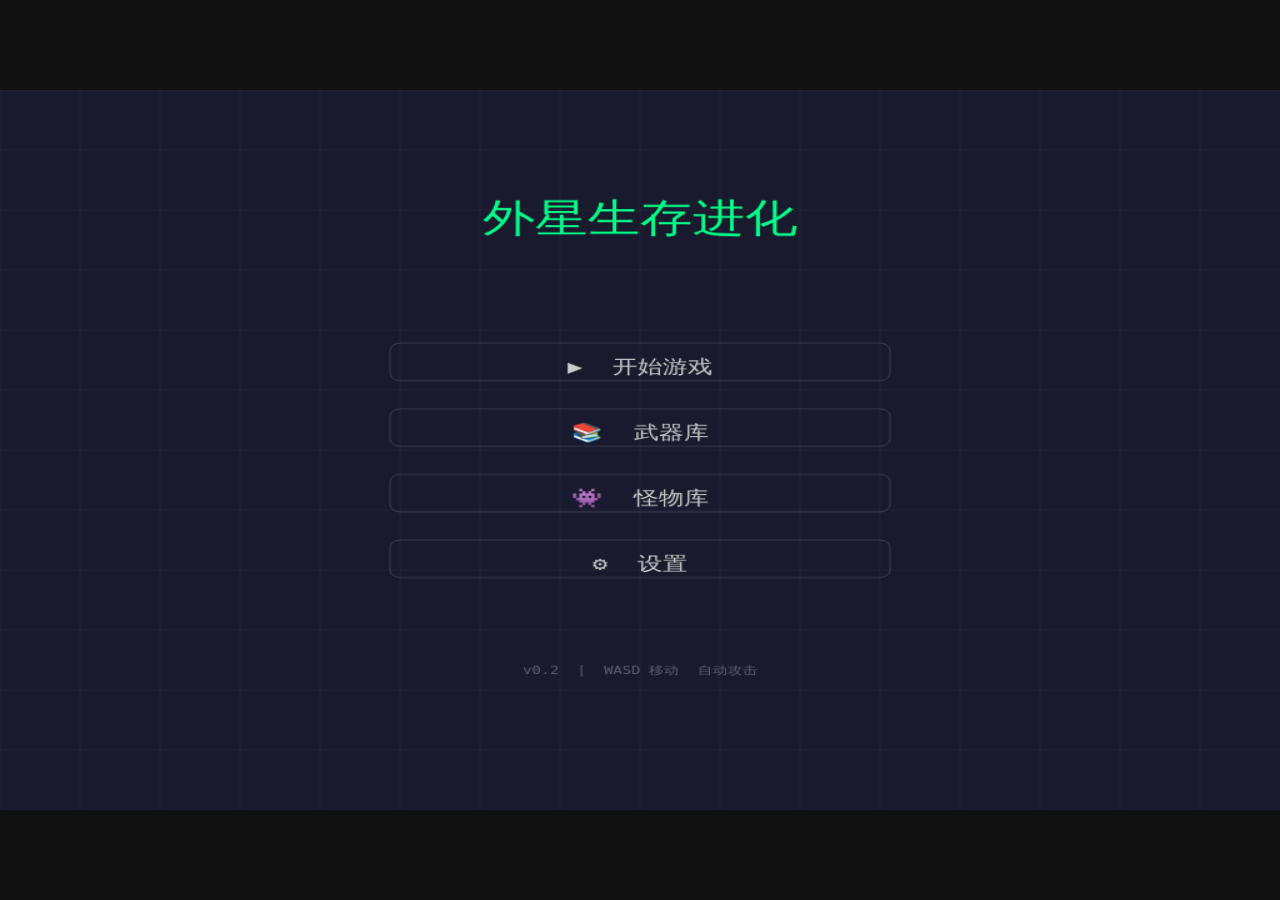
<file: projects/alien-survival/index.html>
<!doctype html>
<html lang="zh-CN">
  <head>
    <meta charset="UTF-8" />
    <meta name="viewport" content="width=device-width, initial-scale=1.0" />
    <link rel="icon" type="image/svg+xml" href="favicon.svg" />
    <title>外星生存进化</title>
    <style>
      * { margin: 0; padding: 0; box-sizing: border-box; }
      html, body { width: 100%; height: 100%; overflow: hidden; background: #111; touch-action: none; }
      #app { width: 100%; height: 100%; display: flex; align-items: center; justify-content: center; }
      canvas { display: block; }
    </style>
    <script type="module" crossorigin src="assets/index-DWppeFW8.js"></script>
  </head>
  <body>
    <div id="app">
      <canvas id="gameCanvas"></canvas>
    </div>
  </body>
</html>
</file>
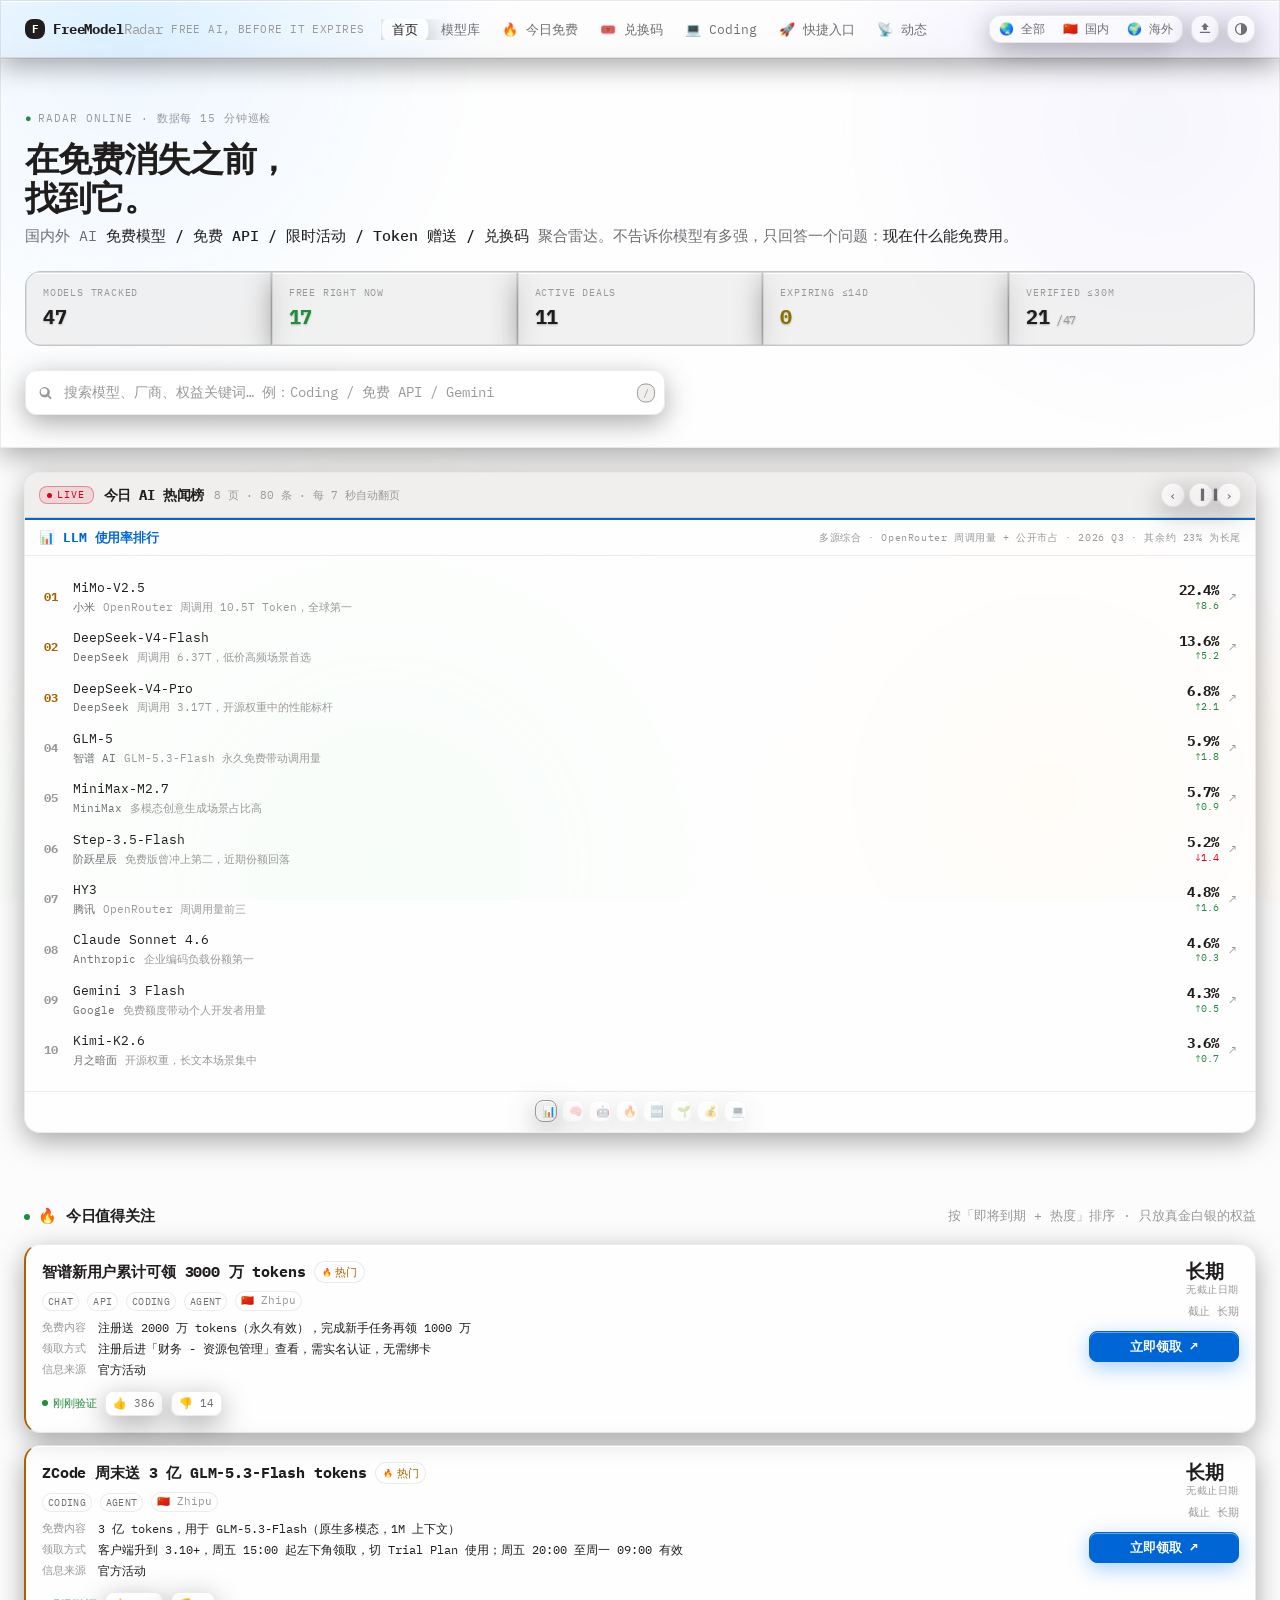
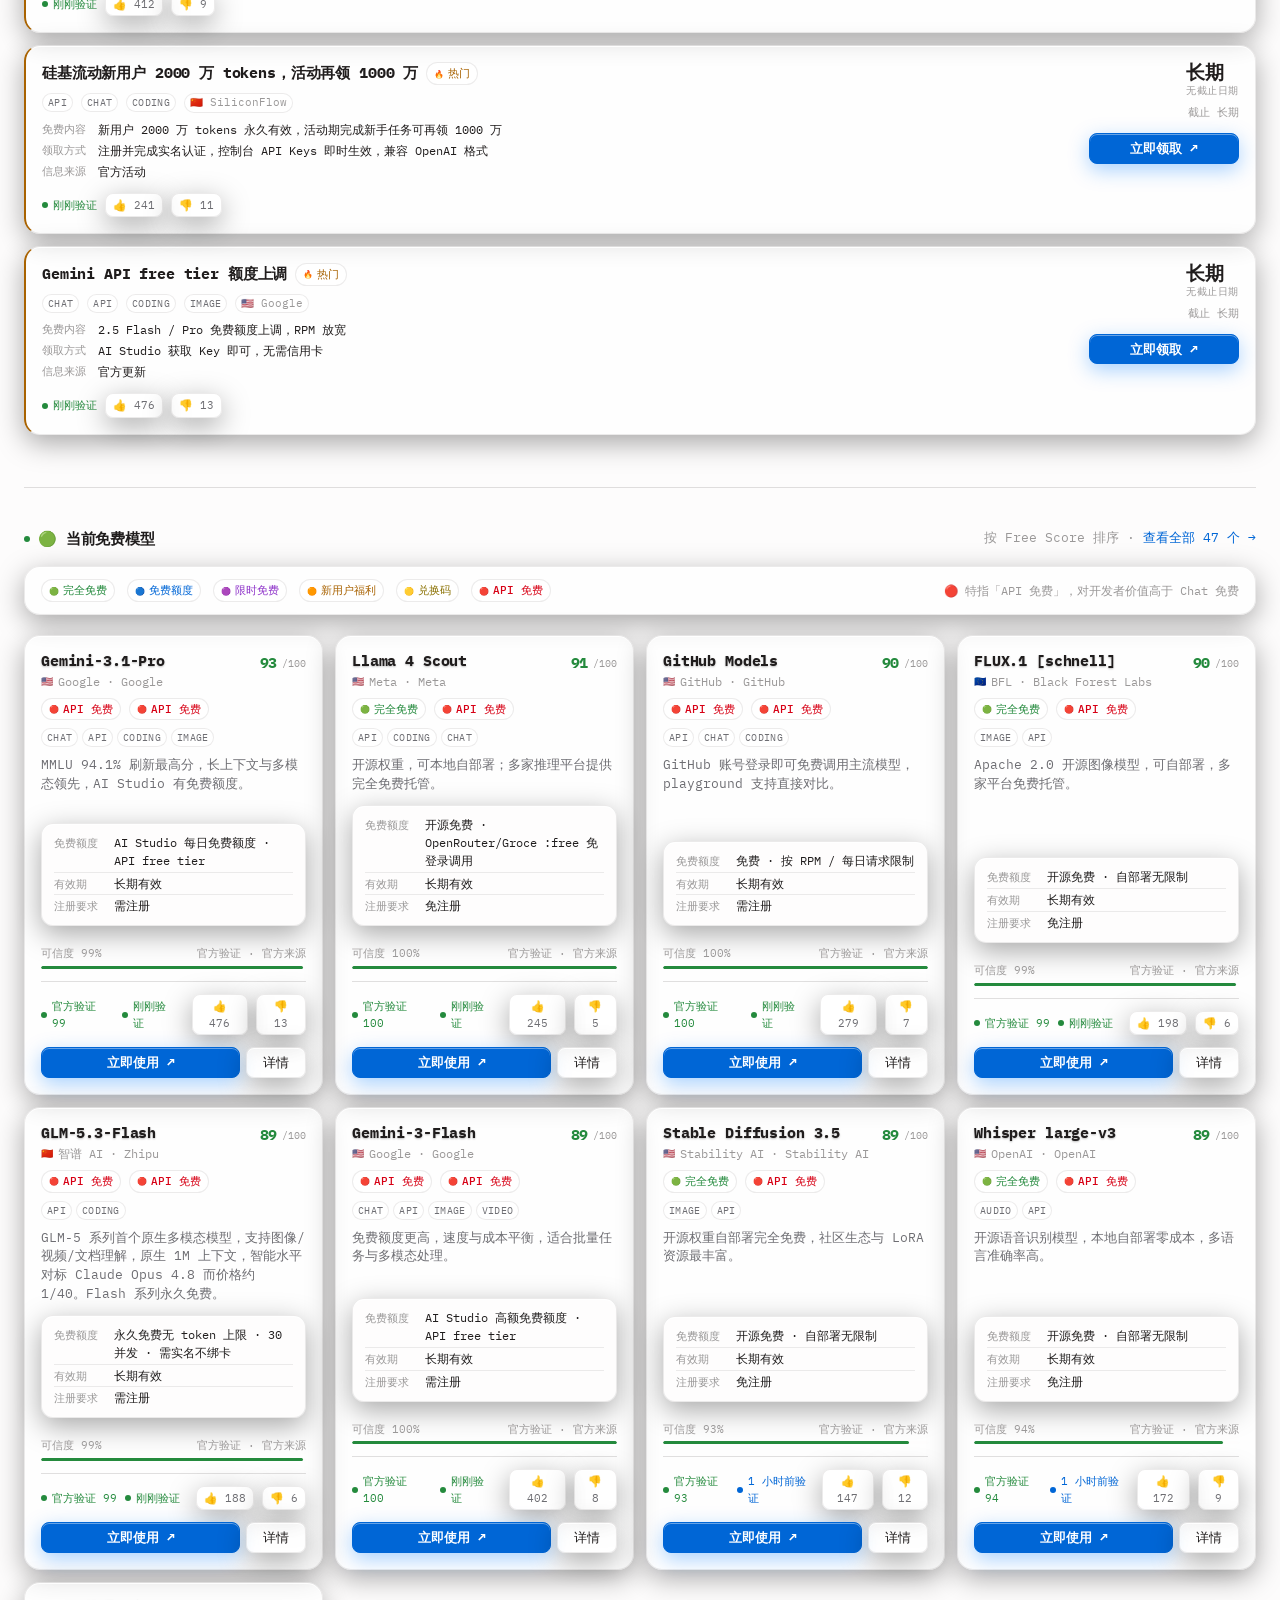
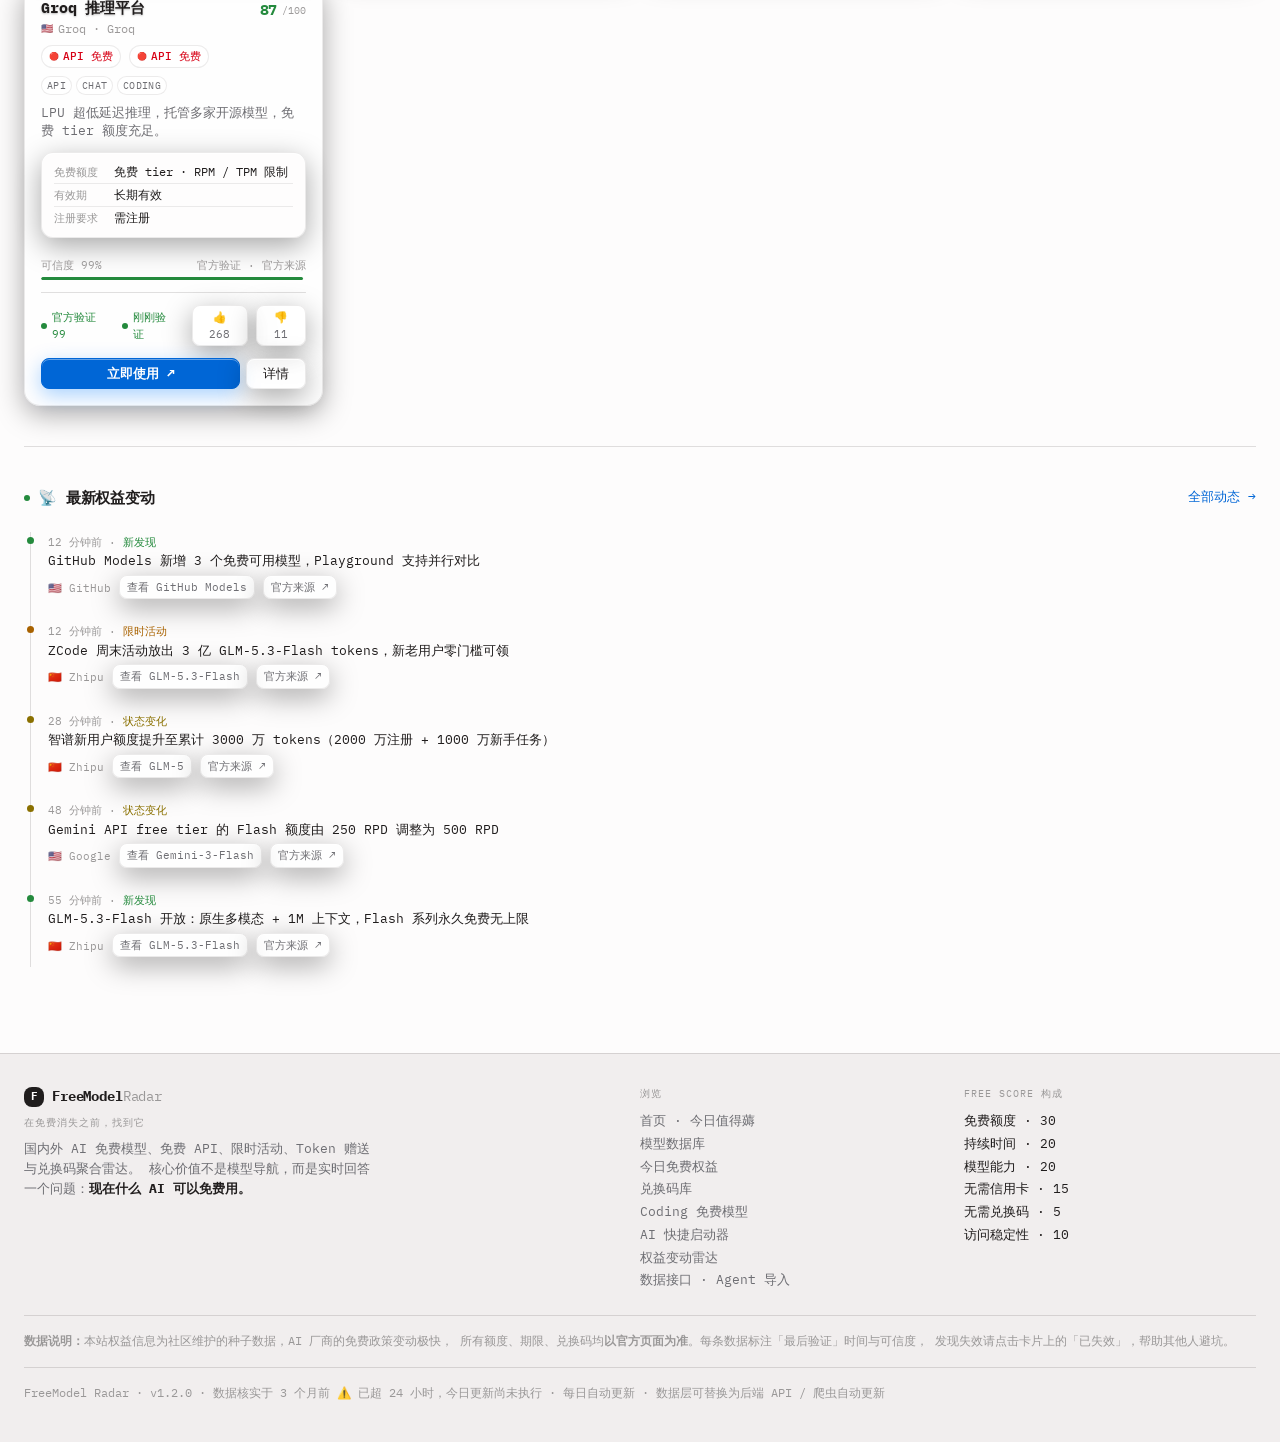
<file: projects/freemodel-radar/index.html>
<!DOCTYPE html>
<html lang="zh-CN" data-theme="dark">
<head>
<meta charset="UTF-8">
<meta name="viewport" content="width=device-width, initial-scale=1, viewport-fit=cover">

<title>FreeModel Radar — 在免费消失之前，找到它</title>
<meta name="description" content="国内外 AI 免费模型、免费 API、限时免费活动、Token 赠送与兑换码聚合雷达。实时发现现在什么 AI 可以免费用。">
<meta name="author" content="FreeModel Radar">
<meta name="theme-color" content="#0A0B0D" media="(prefers-color-scheme: dark)">
<meta name="theme-color" content="#FFFFFF" media="(prefers-color-scheme: light)">

<!-- Open Graph / 社交分享卡片（og:image 上线时换成真实图片 URL） -->
<meta property="og:type" content="website">
<meta property="og:site_name" content="FreeModel Radar">
<meta property="og:locale" content="zh_CN">
<meta property="og:title" content="FreeModel Radar — 在免费消失之前，找到它">
<meta property="og:description" content="国内外 AI 免费模型、免费 API、限时活动、Token 赠送与兑换码聚合雷达。只回答一个问题：现在什么能免费用。">
<meta property="og:image" content="data:image/svg+xml,%3Csvg xmlns='http://www.w3.org/2000/svg' width='1200' height='630'%3E%3Crect width='1200' height='630' fill='%230A0B0D'/%3E%3Ccircle cx='600' cy='290' r='60' fill='%233FB950'/%3E%3Ccircle cx='600' cy='290' r='130' fill='none' stroke='%233FB950' stroke-opacity='.45' stroke-width='6'/%3E%3Ccircle cx='600' cy='290' r='200' fill='none' stroke='%233FB950' stroke-opacity='.2' stroke-width='6'/%3E%3Ctext x='600' y='470' font-family='sans-serif' font-size='58' font-weight='700' fill='%23E6E9EF' text-anchor='middle'%3EFreeModel Radar%3C/text%3E%3Ctext x='600' y='530' font-family='sans-serif' font-size='28' fill='%239099A6' text-anchor='middle'%3EFree AI, before it expires.%3C/text%3E%3C/svg%3E">
<meta name="twitter:card" content="summary_large_image">

<link rel="icon" href="data:image/svg+xml,<svg xmlns='http://www.w3.org/2000/svg' viewBox='0 0 32 32'><rect width='32' height='32' rx='7' fill='%230A0B0D'/><circle cx='16' cy='16' r='4' fill='%233FB950'/><circle cx='16' cy='16' r='9' fill='none' stroke='%233FB950' stroke-opacity='.5' stroke-width='1.5'/><circle cx='16' cy='16' r='13.5' fill='none' stroke='%233FB950' stroke-opacity='.22' stroke-width='1.5'/></svg>">
<link rel="stylesheet" href="assets/css/style.css">
</head>
<body>

<!-- 液态玻璃背景层：彩色光斑是所有玻璃材质折射内容的来源，纯装饰不参与交互。
     用 radial-gradient 直接绘制（不用 filter:blur 的大色块），静态不重绘。 -->
<div class="backdrop" aria-hidden="true"></div>

<a class="skip-link" href="#main">跳到主要内容</a>

<!-- ============================================================ HEADER -->
<header class="site-header">
  <div class="wrap header-inner">
    <a class="brand" href="#/home" data-nav="home">
      <span class="brand-mark" aria-hidden="true">F</span>
      <span>FreeModel<span class="brand-dim">Radar</span></span>
      <span class="brand-sub">Free AI, before it expires</span>
    </a>

    <button class="nav-toggle" id="navToggle" aria-expanded="false" aria-controls="nav" aria-label="展开导航菜单">
      <svg width="16" height="16" viewBox="0 0 16 16" fill="currentColor" aria-hidden="true">
        <rect x="2" y="3.5" width="12" height="1.6" rx=".8"/>
        <rect x="2" y="7.2" width="12" height="1.6" rx=".8"/>
        <rect x="2" y="10.9" width="12" height="1.6" rx=".8"/>
      </svg>
    </button>

    <!-- 导航项由 app.js 依据 NAV 常量渲染，header / footer 共用同一份数据源 -->
    <nav class="nav" id="nav" aria-label="主导航"></nav>

    <div class="header-actions">
      <div class="region" id="region" role="group" aria-label="地区筛选">
        <button data-region="ALL"  aria-pressed="true">🌏 全部</button>
        <button data-region="CN"   aria-pressed="false">🇨🇳 国内</button>
        <button data-region="INTL" aria-pressed="false">🌍 海外</button>
      </div>
      <button class="icon-btn" data-action="ingest" title="数据接口 · Agent 导入（数据存在本机）" aria-label="数据接口">
        <svg width="14" height="14" viewBox="0 0 16 16" fill="currentColor" aria-hidden="true">
          <path d="M8 1.2 12.4 5.8H10v3.4H6V5.8H3.6L8 1.2Z"/>
          <rect x="2" y="11" width="12" height="1.7" rx=".85"/>
        </svg>
      </button>
      <button class="icon-btn" id="themeToggle" title="切换主题 (T)" aria-label="切换主题">
        <svg width="14" height="14" viewBox="0 0 16 16" fill="currentColor" aria-hidden="true">
          <path d="M8 1a7 7 0 1 0 0 14A7 7 0 0 0 8 1Zm0 1.5V13.5A5.5 5.5 0 0 1 8 2.5Z"/>
        </svg>
      </button>
    </div>
  </div>
</header>

<main id="main">
  <noscript>
    <div class="wrap noscript-box">
      <h1>需要开启 JavaScript 才能使用 FreeModel Radar</h1>
      <p>本站是纯前端应用，模型库、筛选、热闻轮播与数据导入全部依赖脚本运行。
         请在浏览器设置中启用 JavaScript 后刷新页面。</p>
      <p class="faint">如果你是通过本地文件打开的，也可以直接双击 index.html —— 无需服务器。</p>
    </div>
  </noscript>

  <!-- 首屏骨架：脚本加载与首次渲染期间占位，渲染完成后由 app.js 移除 -->
  <div class="boot-skeleton wrap" id="bootSkeleton" aria-hidden="true">
    <div class="sk sk-hero"></div>
    <div class="sk sk-block"></div>
    <div class="sk-grid">
      <div class="sk sk-card"></div><div class="sk sk-card"></div><div class="sk sk-card"></div>
      <div class="sk sk-card"></div><div class="sk sk-card"></div><div class="sk sk-card"></div>
    </div>
  </div>

  <!-- 各视图由 app.js 渲染 -->
  <section class="view" id="view-home"></section>
  <section class="view" id="view-models"></section>
  <section class="view" id="view-deals"></section>
  <section class="view" id="view-codes"></section>
  <section class="view" id="view-coding"></section>
  <section class="view" id="view-launcher"></section>
  <section class="view" id="view-radar"></section>
</main>

<!-- ============================================================ FOOTER -->
<footer class="site-footer">
  <div class="wrap">
    <div class="foot-grid">
      <div>
        <div class="brand foot-brand">
          <span class="brand-mark" aria-hidden="true">F</span>
          <span>FreeModel<span class="brand-dim">Radar</span></span>
        </div>
        <div class="foot-h">在免费消失之前，找到它</div>
        <p class="foot-desc">
          国内外 AI 免费模型、免费 API、限时活动、Token 赠送与兑换码聚合雷达。
          核心价值不是模型导航，而是实时回答一个问题：<b class="hl">现在什么 AI 可以免费用。</b>
        </p>
      </div>
      <div>
        <div class="foot-h">浏览</div>
        <ul class="foot-links" id="footNav"></ul>
      </div>
      <div>
        <div class="foot-h">Free Score 构成</div>
        <ul class="foot-links foot-score">
          <li>免费额度 · 30</li>
          <li>持续时间 · 20</li>
          <li>模型能力 · 20</li>
          <li>无需信用卡 · 15</li>
          <li>无需兑换码 · 5</li>
          <li>访问稳定性 · 10</li>
        </ul>
      </div>
    </div>
    <div class="disclaimer">
      <b>数据说明：</b>本站权益信息为社区维护的种子数据，AI 厂商的免费政策变动极快，
      所有额度、期限、兑换码均<b>以官方页面为准</b>。每条数据标注「最后验证」时间与可信度，
      发现失效请点击卡片上的「已失效」，帮助其他人避坑。
      <p class="foot-meta mono" id="footVersion"></p>
    </div>
  </div>
</footer>

<!-- ============================================================ RUNTIME -->
<div class="toast-host" id="toastHost" aria-live="polite" aria-atomic="false"></div>

<!-- 路由播报：SPA 切换视图时写入当前页面名，供屏幕阅读器朗读 -->
<div class="sr-only" id="routeAnnouncer" role="status" aria-live="polite"></div>

<button class="totop" id="toTop" title="回到顶部" aria-label="回到顶部">
  <svg width="14" height="14" viewBox="0 0 16 16" fill="currentColor" aria-hidden="true">
    <path d="M8 3.5 13 9l-1.2 1.2L8 6.4 4.2 10.2 3 9l5-5.5Z"/>
    <rect x="3" y="11.5" width="10" height="1.4" rx=".7"/>
  </svg>
</button>

<div class="modal-host" id="modalHost" role="dialog" aria-modal="true" aria-labelledby="modalTitle">
  <div class="modal" id="modal">
    <div class="modal-head">
      <div>
        <h2 class="modal-title" id="modalTitle"></h2>
        <div class="modal-sub" id="modalSub"></div>
      </div>
      <button class="btn btn-ghost btn-sm" id="modalClose" aria-label="关闭弹窗">✕</button>
    </div>
    <div class="modal-body" id="modalBody"></div>
  </div>
</div>

<script src="assets/js/headlines.js" defer></script>
<script src="assets/js/data.js" defer></script>
<script src="assets/js/app.js" defer></script>
</body>
</html>
</file>
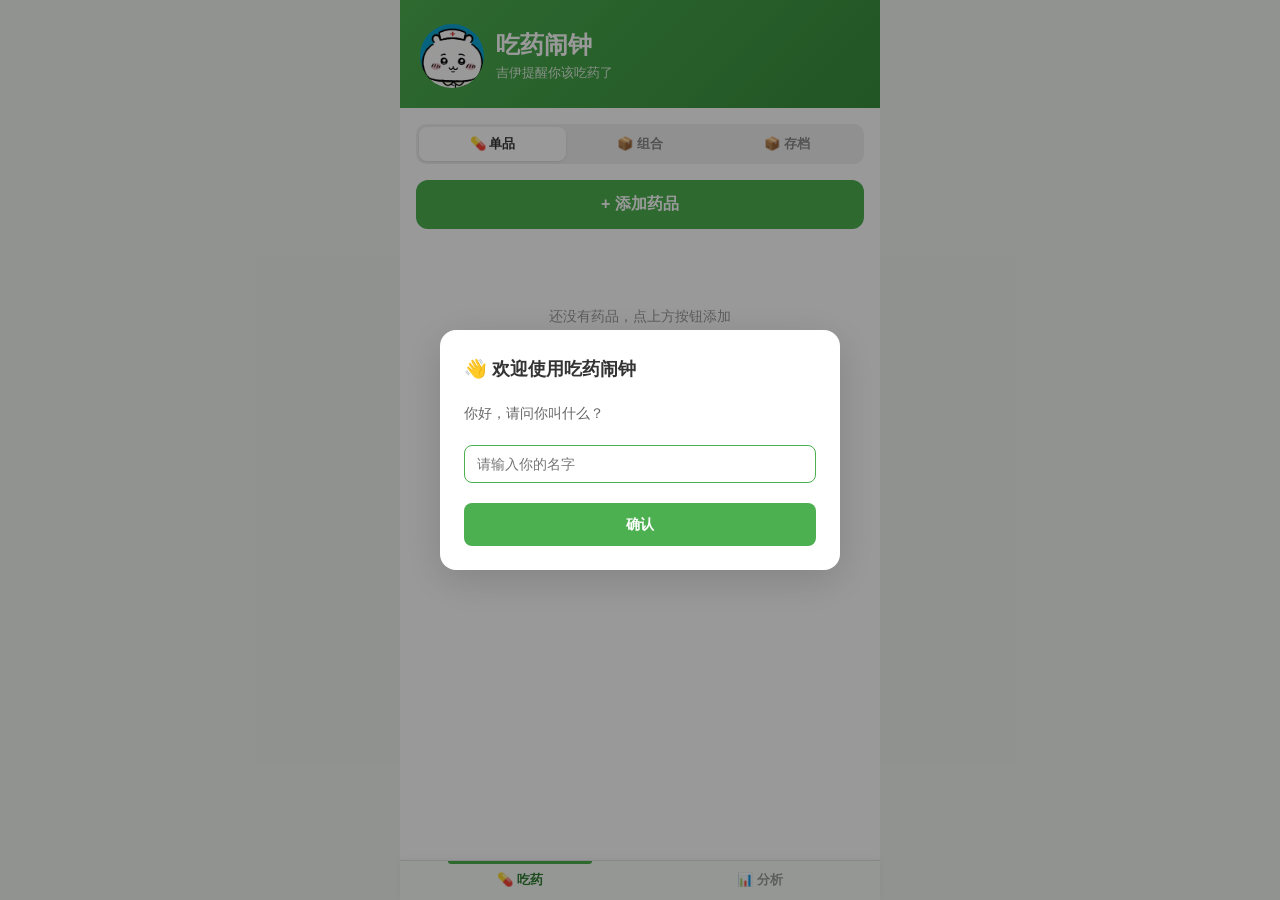
<file: projects/pill-alarm/index.html>
<!DOCTYPE html>
<html lang="zh-CN">
<head>
    <meta charset="UTF-8">
    <meta name="viewport" content="width=device-width, initial-scale=1.0">
    <meta name="theme-color" content="#4CAF50">
    <title>吃药闹钟</title>
    <link rel="manifest" href="manifest.json">
    <link rel="apple-touch-icon" href="icons/icon-192.png">
    <link rel="stylesheet" href="style.css">
</head>
<body>
    <div class="app">
        <header class="header">
            <div class="header-row">
                <img src="icons/icon-med.jpg" class="header-icon" alt="">
                <div class="header-text">
                    <h1>吃药闹钟</h1>
                    <p class="subtitle" id="headerSubtitle">吉伊提醒你该吃药了</p>
                </div>
                <div class="header-greeting" id="headerGreeting" style="display:none">
                    <div class="greeting-line1" id="greetingLine1"></div>
                    <div class="greeting-line2">祝你早日康复</div>
                    <div class="header-version" id="headerVersion">v2026.07.16.3</div>
                </div>
            </div>
        </header>

        <main class="main">
            <!-- Med Section -->
            <div id="medSection">
                <div class="tabs">
                    <button class="tab active" data-tab="single">💊 单品</button>
                    <button class="tab" data-tab="pack">📦 组合</button>
                    <button class="tab" data-tab="archive">📦 存档</button>
                </div>

                <div class="tab-content active" id="tabSingle">
                    <section class="add-section">
                        <button class="btn-add" id="btnAdd">+ 添加药品</button>
                    </section>
                    <section class="med-list" id="medList">
                        <p class="empty-msg">还没有药品，点上方按钮添加</p>
                    </section>
                </div>

                <div class="tab-content" id="tabPack">
                    <section class="add-section">
                        <button class="btn-add" id="btnAddPack">+ 添加组合</button>
                    </section>
                    <section class="pack-list" id="packList">
                        <p class="empty-msg">还没有组合，点上方按钮添加</p>
                    </section>
                </div>

                <div class="tab-content" id="tabArchive">
                    <section class="med-list" id="archiveList">
                        <p class="empty-msg">暂无存档药品</p>
                    </section>
                </div>
            </div>

            <!-- Analytics Section -->
            <div id="analyticsSection" style="display:none">
                <h2 class="section-title">📊 用药分析</h2>
                <div id="analyticsContent">
                    <p class="empty-msg">暂无数据</p>
                </div>
            </div>
        </main>

        <nav class="bottom-nav">
            <button class="nav-item active" data-nav="med">💊 吃药</button>
            <button class="nav-item" data-nav="analytics">📊 分析</button>
        </nav>

        <!-- Single Med Modal -->
        <div class="modal-overlay" id="modalOverlay">
            <div class="modal">
                <h2 id="modalTitle">添加药品</h2>
                <form id="medForm">
                    <div class="form-group">
                        <label for="medName">药品名 <span class="required">*</span></label>
                        <input type="text" id="medName" placeholder="如：阿莫西林" required>
                    </div>
                    <div class="form-group">
                        <label for="medDosage">剂量</label>
                        <input type="text" id="medDosage" placeholder="如：0.25g / 2粒">
                    </div>
                    <div class="form-group">
                        <label for="medInterval">间隔时间（小时） <span class="required">*</span></label>
                        <input type="number" id="medInterval" placeholder="如：8" step="0.1" min="0.1" value="8" required>
                    </div>
                    <div class="form-group">
                        <label for="medMaxTimes">提醒次数</label>
                        <input type="number" id="medMaxTimes" placeholder="0 = 不限次数" min="0" value="0">
                    </div>
                    <div class="form-group" id="completeActionGroup" style="display:none">
                        <label>完成后</label>
                        <div class="remind-mode">
                            <label><input type="radio" name="completeAction" value="delete" checked> 删除此药品</label>
                            <label><input type="radio" name="completeAction" value="archive"> 存档此药品</label>
                        </div>
                    </div>
                    <div class="form-group">
                        <label for="medNotes">备注</label>
                        <input type="text" id="medNotes" placeholder="如：饭后服用">
                    </div>
                    <div class="form-actions">
                        <button type="button" class="btn-cancel" id="btnCancel">取消</button>
                        <button type="submit" class="btn-save">保存</button>
                    </div>
                </form>
            </div>
        </div>

        <!-- Pack Modal -->
        <div class="modal-overlay" id="packModalOverlay">
            <div class="modal">
                <h2 id="packModalTitle">添加组合</h2>
                <form id="packForm">
                    <div class="form-group">
                        <label for="packName">组合名称 <span class="required">*</span></label>
                        <input type="text" id="packName" placeholder="如：感冒套餐" required>
                    </div>
                    <div class="form-group">
                        <label>提醒方式</label>
                        <div class="remind-mode">
                            <label><input type="radio" name="remindMode" value="unified" checked> 统一提醒</label>
                            <label><input type="radio" name="remindMode" value="individual"> 分别提醒</label>
                        </div>
                    </div>
                    <div class="form-group" id="packIntervalGroup">
                        <label for="packInterval">间隔时间（小时） <span class="required">*</span></label>
                        <input type="number" id="packInterval" step="0.1" min="0.1" value="8" required>
                    </div>
                    <div class="form-group">
                        <label for="packMaxTimes">提醒次数</label>
                        <input type="number" id="packMaxTimes" placeholder="0 = 不限次数" min="0" value="0">
                    </div>
                    <div class="form-group" id="packCompleteActionGroup" style="display:none">
                        <label>完成后</label>
                        <div class="remind-mode">
                            <label><input type="radio" name="packCompleteAction" value="delete" checked> 删除此组合</label>
                            <label><input type="radio" name="packCompleteAction" value="archive"> 存档此组合</label>
                        </div>
                    </div>
                    <div class="form-group">
                        <label>药品清单</label>
                        <div id="packMedRows"></div>
                        <button type="button" class="btn-add-row" id="btnAddPackMed">+ 添加药品</button>
                    </div>
                    <div class="form-actions">
                        <button type="button" class="btn-cancel" id="btnCancelPack">取消</button>
                        <button type="submit" class="btn-save">保存</button>
                    </div>
                </form>
            </div>
        </div>
    </div>

    <!-- Welcome Modal -->
    <div class="modal-overlay" id="welcomeOverlay">
        <div class="modal">
            <h2>👋 欢迎使用吃药闹钟</h2>
            <p style="font-size:0.9rem;color:#666;margin-bottom:20px;">你好，请问你叫什么？</p>
            <form id="welcomeForm">
                <div class="form-group">
                    <input type="text" id="userNameInput" placeholder="请输入你的名字" required autofocus>
                </div>
                <div class="form-actions">
                    <button type="submit" class="btn-save">确认</button>
                </div>
            </form>
        </div>
    </div>

    <script src="script.js"></script>
</body>
</html>
</file>
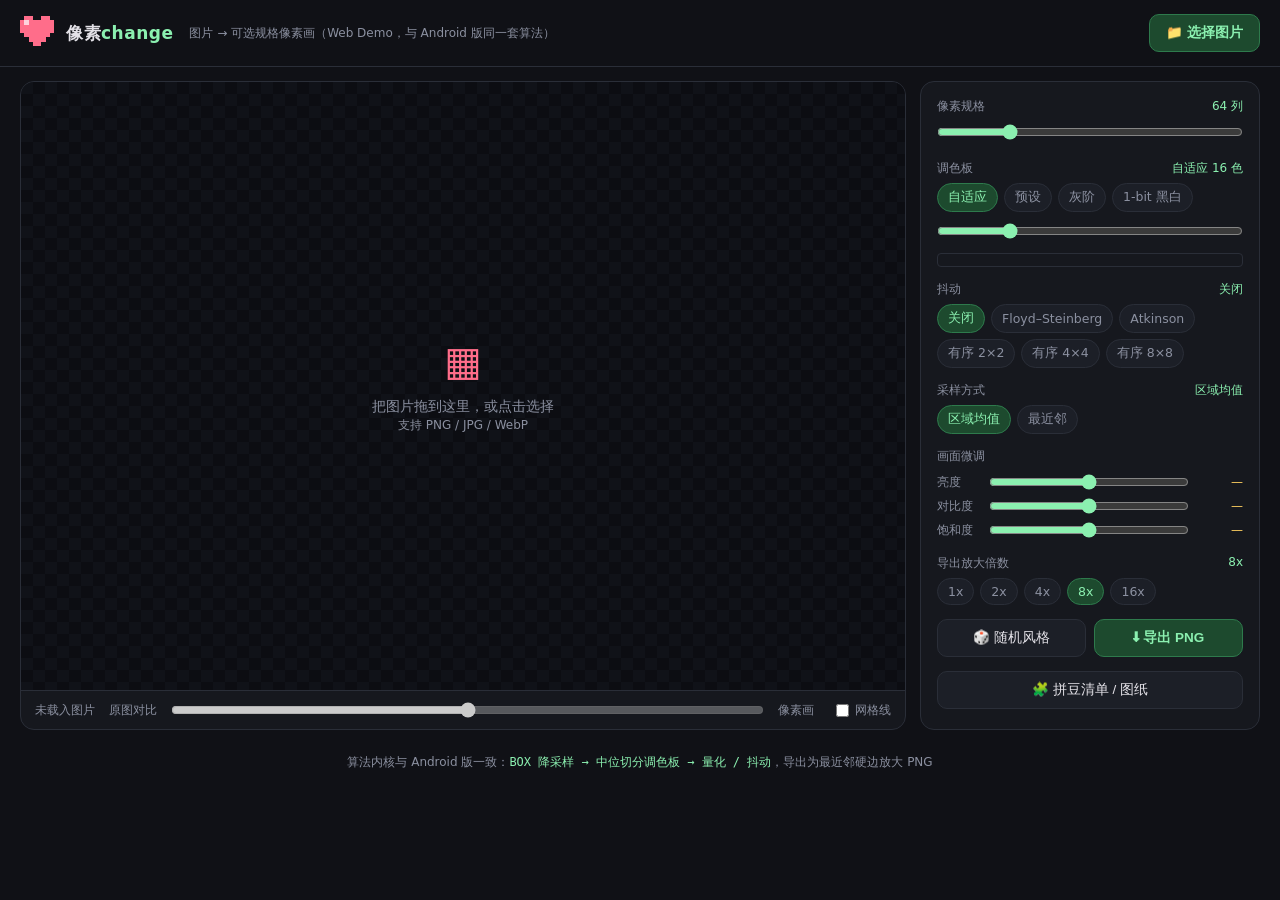
<file: projects/pixel-change.html>
<!DOCTYPE html>
<html lang="zh-CN">
<head>
<meta charset="UTF-8">
<meta name="viewport" content="width=device-width, initial-scale=1.0">
<title>像素change · 图片转像素画</title>
<style>
  :root {
    --bg: #101116; --panel: #16181e; --panel2: #1c1f27; --line: #2a2e38;
    --text: #e4e2e8; --dim: #8b90a0; --green: #8bf0b0; --gold: #ffcf60; --pink: #ff6d8a;
  }
  * { box-sizing: border-box; margin: 0; padding: 0; }
  body {
    background: var(--bg); color: var(--text); min-height: 100vh;
    font-family: "PingFang SC", "Microsoft YaHei", system-ui, sans-serif; font-size: 14px;
  }
  header {
    display: flex; align-items: center; gap: 12px; padding: 14px 20px;
    border-bottom: 1px solid var(--line); position: sticky; top: 0; background: var(--bg); z-index: 5;
  }
  .logo { width: 34px; height: 34px; image-rendering: pixelated; }
  h1 { font-size: 17px; font-weight: 700; letter-spacing: .5px; }
  h1 em { color: var(--green); font-style: normal; }
  .sub { color: var(--dim); font-size: 12px; margin-left: 4px; }
  header .btn { margin-left: auto; }
  main { display: flex; gap: 14px; padding: 14px 20px; align-items: stretch; }
  @media (max-width: 900px) { main { flex-direction: column; } }
  /* 预览 */
  .stage {
    flex: 1 1 62%; min-height: 70vh; display: flex; flex-direction: column;
    background: var(--panel); border: 1px solid var(--line); border-radius: 14px; overflow: hidden;
  }
  .canvas-wrap {
    flex: 1; position: relative; background:
      repeating-conic-gradient(#0c0d12 0 25%, #101218 0 50%) 0 0/24px 24px;
    display: flex; align-items: center; justify-content: center; overflow: hidden;
  }
  canvas#view { max-width: 100%; max-height: calc(70vh - 40px); image-rendering: pixelated; display: block; }
  .drop {
    position: absolute; inset: 0; display: flex; flex-direction: column; gap: 14px;
    align-items: center; justify-content: center; color: var(--dim); cursor: pointer; text-align: center;
  }
  .drop.hidden { display: none; }
  .drop .big { font-size: 40px; color: var(--pink); }
  .drop:hover { color: var(--text); }
  .stagebar {
    display: flex; gap: 14px; align-items: center; padding: 8px 14px; font-size: 12px; color: var(--dim);
    border-top: 1px solid var(--line); flex-wrap: wrap;
  }
  .stagebar b { color: var(--green); font-weight: 600; }
  .stagebar input[type=range] { flex: 1; min-width: 120px; }
  /* 面板 */
  .panel {
    flex: 0 0 340px; background: var(--panel); border: 1px solid var(--line);
    border-radius: 14px; padding: 14px 16px 20px; align-self: flex-start; position: sticky; top: 70px;
  }
  @media (max-width: 900px) { .panel { flex: 1 1 auto; position: static; width: 100%; } }
  .sec { margin-top: 14px; }
  .sec:first-child { margin-top: 2px; }
  .sec > .head { display: flex; justify-content: space-between; margin-bottom: 6px; }
  .sec label { color: var(--dim); font-size: 12px; }
  .sec .val { color: var(--green); font-size: 12px; font-variant-numeric: tabular-nums; }
  .chips { display: flex; flex-wrap: wrap; gap: 6px; }
  .chip {
    padding: 5px 10px; border: 1px solid var(--line); border-radius: 999px; cursor: pointer;
    color: var(--dim); user-select: none; font-size: 12.5px; background: var(--panel2); display: inline-flex; align-items: center; gap: 6px;
  }
  .chip:hover { border-color: #3d4250; color: var(--text); }
  .chip.on { background: #1d4a2e; border-color: #2e7a4c; color: var(--green); }
  .chip .sw { width: 10px; height: 10px; border-radius: 2px; display: inline-block; border: 1px solid #ffffff33; }
  input[type=range] { width: 100%; accent-color: var(--green); height: 22px; }
  .btn {
    display: inline-flex; align-items: center; gap: 6px; padding: 9px 16px; border-radius: 10px;
    border: 1px solid var(--line); background: var(--panel2); color: var(--text); cursor: pointer; font-size: 13.5px;
  }
  .btn:hover { border-color: #3d4250; }
  .btn.primary { background: #1d4a2e; border-color: #2e7a4c; color: var(--green); font-weight: 600; }
  .btn.primary:hover { background: #255c39; }
  .row { display: flex; gap: 8px; margin-top: 14px; }
  .row .btn { flex: 1; justify-content: center; }
  input[type=file] { display: none; }
  .fine { display: grid; grid-template-columns: 44px 1fr 46px; gap: 8px; align-items: center; font-size: 12px; color: var(--dim); margin: 2px 0; }
  .fine output { text-align: right; color: var(--gold); font-variant-numeric: tabular-nums; }
  .fine output.zero { color: var(--dim); }
  .pal-bar { display: flex; height: 14px; border-radius: 4px; overflow: hidden; border: 1px solid var(--line); margin-top: 8px; }
  .pal-bar i { flex: 1; }
  footer { color: var(--dim); text-align: center; font-size: 12px; padding: 10px 0 26px; }
  footer code { color: var(--green); }
  /* 拼豆弹窗 */
  #beadModal {
    position: fixed; inset: 0; background: #000a; z-index: 50;
    display: none; align-items: flex-end; justify-content: center;
  }
  #beadModal.open { display: flex; }
  .bead-panel {
    background: var(--panel); border: 1px solid var(--line); border-bottom: none;
    border-radius: 16px 16px 0 0; width: min(560px, 100vw); max-height: 86vh;
    display: flex; flex-direction: column; padding: 16px 18px 12px;
  }
  .bead-head { display: flex; align-items: center; gap: 10px; }
  .bead-head b { font-size: 15px; }
  .bead-stat { color: var(--dim); font-size: 12px; }
  .bead-close { margin-left: auto; cursor: pointer; color: var(--dim); font-size: 16px; padding: 2px 6px; }
  .bead-close:hover { color: var(--text); }
  .bead-cards { display: flex; gap: 6px; margin: 10px 0 6px; }
  .bead-list { overflow-y: auto; min-height: 60px; max-height: 44vh; margin-top: 4px; }
  .bead-row { display: flex; align-items: center; gap: 10px; padding: 5px 0; border-bottom: 1px solid #ffffff0d; }
  .bead-row .sw2 { width: 22px; height: 22px; border-radius: 6px; border: 1px solid #ffffff22; flex: 0 0 22px; }
  .bead-row .code { font-size: 13.5px; }
  .bead-row .nm { color: var(--dim); font-size: 11px; }
  .bead-row .ct { margin-left: auto; color: var(--gold); font-variant-numeric: tabular-nums; }
  .bead-empty { color: var(--dim); text-align: center; padding: 22px 0; }
  .bead-actions { display: flex; gap: 8px; margin-top: 12px; }
  .bead-actions .btn { flex: 1; justify-content: center; }
  .bead-tip { color: var(--dim); font-size: 11px; text-align: center; margin-top: 8px; }
</style>
</head>
<body>
<header>
  <canvas class="logo" id="logo" width="8" height="8"></canvas>
  <h1>像素<em>change</em></h1>
  <span class="sub">图片 → 可选规格像素画（Web Demo，与 Android 版同一套算法）</span>
  <button class="btn primary" onclick="fileInput.click()">📁 选择图片</button>
</header>

<main>
  <section class="stage">
    <div class="canvas-wrap" id="wrap">
      <canvas id="view" width="320" height="240"></canvas>
      <div class="drop" id="drop">
        <div class="big">▦</div>
        <div>把图片拖到这里，或点击选择<br><span style="font-size:12px">支持 PNG / JPG / WebP</span></div>
      </div>
    </div>
    <div class="stagebar">
      <span id="stat">未载入图片</span>
      <span style="margin-left:auto">原图对比</span>
      <input type="range" id="split" min="0" max="100" value="50" disabled>
      <span style="margin-right:8px">像素画</span>
      <label style="display:flex;align-items:center;gap:6px;cursor:pointer">
        <input type="checkbox" id="showGrid"> 网格线
      </label>
    </div>
  </section>

  <aside class="panel">
    <div class="sec">
      <div class="head"><label>像素规格</label><span class="val" id="v-grid">64 列</span></div>
      <input type="range" id="grid" min="8" max="256" step="4" value="64">
    </div>

    <div class="sec">
      <div class="head"><label>调色板</label><span class="val" id="v-pal">自适应 16 色</span></div>
      <div class="chips" id="palKind"></div>
      <div id="palExtra"></div>
      <div class="pal-bar" id="palBar"></div>
    </div>

    <div class="sec">
      <div class="head"><label>抖动</label><span class="val" id="v-dither">关闭</span></div>
      <div class="chips" id="dither"></div>
      <div id="ditherExtra"></div>
    </div>

    <div class="sec">
      <div class="head"><label>采样方式</label><span class="val" id="v-sample">区域均值</span></div>
      <div class="chips" id="sample"></div>
    </div>

    <div class="sec">
      <div class="head"><label>画面微调</label></div>
      <div class="fine"><span>亮度</span><input type="range" id="bright" min="-100" max="100" value="0"><output id="o-bright">—</output></div>
      <div class="fine"><span>对比度</span><input type="range" id="contrast" min="-100" max="100" value="0"><output id="o-contrast">—</output></div>
      <div class="fine"><span>饱和度</span><input type="range" id="sat" min="-100" max="100" value="0"><output id="o-sat">—</output></div>
    </div>

    <div class="sec">
      <div class="head"><label>导出放大倍数</label><span class="val" id="v-scale">8x</span></div>
      <div class="chips" id="scale"></div>
    </div>

    <div class="row">
      <button class="btn" id="random">🎲 随机风格</button>
      <button class="btn primary" id="download">⬇ 导出 PNG</button>
    </div>
    <div class="row">
      <button class="btn" id="beadBtn" disabled>🧩 拼豆清单 / 图纸</button>
    </div>
  </aside>
</main>

<footer>算法内核与 Android 版一致：<code>BOX 降采样 → 中位切分调色板 → 量化 / 抖动</code>，导出为最近邻硬边放大 PNG</footer>
<input type="file" id="fileInput" accept="image/*">

<!-- 拼豆弹窗 -->
<div id="beadModal">
  <div class="bead-panel">
    <div class="bead-head">
      <b>🧩 拼豆清单</b>
      <span id="beadStat" class="bead-stat"></span>
      <span class="bead-close" id="beadClose">✕</span>
    </div>
    <div class="bead-cards" id="beadCards"></div>
    <div class="bead-list" id="beadList"></div>
    <div class="bead-actions">
      <button class="btn" id="beadCopy">📋 复制清单</button>
      <button class="btn" id="beadCsv">⬇ CSV</button>
      <button class="btn primary" id="beadPattern">🖼 导出图纸</button>
    </div>
    <div class="bead-tip">图纸与清单按当前预览网格生成；屏幕颜色为 sRGB 近似，实物以色卡为准。</div>
  </div>
</div>

<script>
'use strict';
// ============================================================ 调色板数据
const PRESETS = {
  GAMEBOY:      { label: 'Game Boy', colors: ['#0f380f','#306230','#8bac0f','#9bbc0f'] },
  GB_POCKET:    { label: 'GB Pocket', colors: ['#181818','#4a4a4a','#8c8c8c','#d6d6d6'] },
  PICO8:        { label: 'PICO-8', colors: ['#000000','#1D2B53','#7E2553','#008751','#AB5236','#5F574F','#C2C3C7','#FFF1E8','#FF004D','#FFA300','#FFEC27','#00E436','#29ADFF','#83769C','#FF77A8','#FFCCAA'] },
  SWEETIE16:    { label: 'Sweetie 16', colors: ['#1a1c2c','#5d275d','#b13e53','#ef7d57','#ffcd75','#a7f070','#38b764','#257179','#29366f','#3b5dc9','#41a6f6','#73eff7','#f4f4f4','#94b0c2','#566c86','#333c57'] },
  NES:          { label: 'NES', colors: ['#7C7C7C','#0000FC','#0000BC','#4428BC','#940084','#A80020','#A81000','#881400','#503000','#007800','#006800','#005800','#004058','#BCBCBC','#0078F8','#0058F8','#6844FC','#D800CC','#E40058','#F83800','#E45C10','#AC7C00','#00B800','#00A800','#00A844','#008888','#F8F8F8','#3CBCFC','#6888FC','#9878F8','#F878F8','#F85898','#F87858','#FCA044','#F8B800','#B8F818','#58D854','#58F898','#00E8D8','#787878','#FCFCFC','#A4E4FC','#B8B8F8','#D8B8F8','#F8B8F8','#F8A4C0','#F0D0B0','#FCE0A8','#F8D878','#D8F878','#B8F8B8','#B8F8D8','#00FCFC','#F8D8F8'] },
  CGA:          { label: 'CGA', colors: ['#000000','#0000AA','#00AA00','#00AAAA','#AA0000','#AA00AA','#AA5500','#AAAAAA','#555555','#5555FF','#55FF55','#55FFFF','#FF5555','#FF55FF','#FFFF55','#FFFFFF'] },
  C64:          { label: 'C64', colors: ['#000000','#FFFFFF','#880000','#AAFFEE','#CC44CC','#00CC55','#0000AA','#EEEE77','#DD8855','#664400','#FF7777','#333333','#777777','#AAFF66','#0088FF','#BBBBBB'] },
  ZX:           { label: 'ZX Spectrum', colors: ['#000000','#0000D7','#D70000','#D700D7','#00D700','#00D7D7','#D7D700','#D7D7D7','#0000FF','#FF0000','#FF00FF','#00FF00','#00FFFF','#FFFF00','#FFFFFF'] },
};
const hex = s => {
  s = s.replace('#','');
  return [parseInt(s.slice(0,2),16), parseInt(s.slice(2,4),16), parseInt(s.slice(4,6),16)];
};
Object.values(PRESETS).forEach(p => p.rgb = p.colors.map(hex));

// ============================================================ 拼豆色卡（与 pixel-core Beads.kt 同步：code|name|hex）
const BEAD_DATA = {
  MARD: { label: 'MARD 291 色', data: `
A1||FAF4C8
A2||FFFFD5
A3||FEFF8B
A4||FBED56
A5||F4D738
A6||FEAC4C
A7||FE8B4C
A8||FFDA45
A9||FF995B
A10||F77C31
A11||FFDD99
A12||FE9F72
A13||FFC365
A14||FD543D
A15||FFF365
A16||FFFF9F
A17||FFE36E
A18||FEBE7D
A19||FD7C72
A20||FFD568
A21||FFE395
A22||F4F57D
A23||E6C9B7
A24||F7F8A2
A25||FFD67D
A26||FFC830
B1||E6EE31
B2||63F347
B3||9EF780
B4||5DE035
B5||35E352
B6||65E2A6
B7||3DAF80
B8||1C9C4F
B9||27523A
B10||95D3C2
B11||5D722A
B12||166F41
B13||CAEB7B
B14||ADE946
B15||2E5132
B16||C5ED9C
B17||9BB13A
B18||E6EE49
B19||24B88C
B20||C2F0CC
B21||156A6B
B22||0B3C43
B23||303A21
B24||EEFCA5
B25||4E846D
B26||8D7A35
B27||CCE1AF
B28||9EE5B9
B29||C5E254
B30||E2FCB1
B31||B0E792
B32||9CAB5A
C1||E8FFE7
C2||A9F9FC
C3||A0E2FB
C4||41CCFF
C5||01ACEB
C6||50AAF0
C7||3677D2
C8||0F54C0
C9||324BCA
C10||3EBCE2
C11||28DDDE
C12||1C334D
C13||CDE8FF
C14||D5FDFF
C15||22C4C6
C16||1557A8
C17||04D1F6
C18||1D3344
C19||1887A2
C20||176DAF
C21||BEDDFF
C22||67B4BE
C23||C8E2FF
C24||7CC4FF
C25||A9E5E5
C26||3CAED8
C27||D3DFFA
C28||BBCFED
C29||34488E
D1||AEB4F2
D2||858EDD
D3||2F54AF
D4||182A84
D5||B843C5
D6||AC7BDE
D7||8854B3
D8||E2D3FF
D9||D5B9F8
D10||361851
D11||B9BAE1
D12||DE9AD4
D13||B90095
D14||8B279B
D15||2F1F90
D16||E3E1EE
D17||C4D4F6
D18||A45EC7
D19||D8C3D7
D20||9C32B2
D21||9A009B
D22||333A95
D23||EBDAFC
D24||7786E5
D25||494FC7
D26||DFC2F8
E1||FDD3CC
E2||FEC0DF
E3||FFB7E7
E4||E8649E
E5||F551A2
E6||F13D74
E7||C63478
E8||FFDBE9
E9||E970CC
E10||D33793
E11||FCDDD2
E12||F78FC3
E13||B5006D
E14||FFD1BA
E15||F8C7C9
E16||FFF3EB
E17||FFE2EA
E18||FFC7DB
E19||FEBAD5
E20||D8C7D1
E21||BD9DA1
E22||B785A1
E23||937A8D
E24||E1BCE8
F1||FD957B
F2||FC3D46
F3||F74941
F4||FC283C
F5||E7002F
F6||943630
F7||971937
F8||BC0028
F9||E2677A
F10||8A4526
F11||5A2121
F12||FD4E6A
F13||F35744
F14||FFA9AD
F15||D30022
F16||FEC2A6
F17||E69C79
F18||D37C46
F19||C1444A
F20||CD9391
F21||F7B4C6
F22||FDC0D0
F23||F67E66
F24||E698AA
F25||E54B4F
G1||FFE2CE
G2||FFC4AA
G3||F4C3A5
G4||E1B383
G5||EDB045
G6||E99C17
G7||9D5B3E
G8||753832
G9||E6B483
G10||D98C39
G11||E0C593
G12||FFC890
G13||B7714A
G14||8D614C
G15||FCF9E0
G16||F2D9BA
G17||78524B
G18||FFE4CC
G19||E07935
G20||A94023
G21||B88558
H1||FDFBFF
H2||FEFFFF
H3||B6B1BA
H4||89858C
H5||48464E
H6||2F2B2F
H7||000000
H8||E7D6DB
H9||EDEDED
H10||EEE9EA
H11||CECDD5
H12||FFF5ED
H13||F5ECD2
H14||CFD7D3
H15||98A6A8
H16||1D1414
H17||F1EDED
H18||FFFDF0
H19||F6EFE2
H20||949FA3
H21||FFFBE1
H22||CACAD4
H23||9A9D94
M1||BCC6B8
M2||8AA386
M3||697D80
M4||E3D2BC
M5||D0CCAA
M6||B0A782
M7||B4A497
M8||B38281
M9||A58767
M10||C5B2BC
M11||9F7594
M12||644749
M13||D19066
M14||C77362
M15||757D78
P1||FCF7F8
P2||B0A9AC
P3||AFDCAB
P4||FEA49F
P5||EE8C3E
P6||5FD0A7
P7||EB9270
P8||F0D958
P9||D9D9D9
P10||D9C7EA
P11||F3ECC9
P12||E6EEF2
P13||AACBEF
P14||337680
P15||668575
P16||FEBF45
P17||FEA324
P18||FEB89F
P19||FFFEEC
P20||FEBECF
P21||ECBEBF
P22||E4A89F
P23||A56268
Q1||F2A5E8
Q2||E9EC91
Q3||FFFF00
Q4||FFEBFA
Q5||76CEDE
R1||D50D21
R2||F92F83
R3||FD8324
R4||F8EC31
R5||35C75B
R6||238891
R7||19779D
R8||1A60C3
R9||9A56B4
R10||FFDB4C
R11||FFEBFA
R12||D8D5CE
R13||55514C
R14||9FE4DF
R15||77CEE9
R16||3ECFCA
R17||4A867A
R18||7FCD9D
R19||CDE55D
R20||E8C7B4
R21||AD6F3C
R22||6C372F
R23||FEB872
R24||F3C1C0
R25||C9675E
R26||D293BE
R27||EA8CB1
R28||9C87D6
T1||FFFFFF
Y1||FD6FB4
Y2||FEB481
Y3||D7FAA0
Y4||8BDBFA
Y5||E987EA
ZG1||DAABB3
ZG2||D6AA87
ZG3||C1BD8D
ZG4||96869F
ZG5||8490A6
ZG6||94BFE2
ZG7||E2A9D2
ZG8||AB91C0
` },
  PERLER: { label: 'Perler 57 色', data: `
P01|White|F1F1F1
P02|Cream|E0DEA9
P03|Yellow|ECD800
P04|Orange|ED6120
P05|Red|F01820
P06|Bubblegum|DD669B
P07|Purple|604089
P08|Dark Blue|2B3F87
P09|Light Blue|3370C0
P10|Dark Green|1C753E
P11|Light Green|56BA9F
P12|Brown|513931
P17|Grey|8A8D91
P18|Black|2E2F32
P20|Rust|8C372C
P21|Light Brown|815D34
P33|Peach|EEBAB2
P35|Tan|BC9371
P38|Magenta|F22A7B
P52|Pastel Blue|5390D1
P53|Pastel Green|76C882
P54|Pastel Lavender|8A72C1
P56|Pastel Yellow|FEF875
P57|Cheddar|F1AA0C
P58|Toothpaste|93C8D4
P59|Hot Coral|FF3851
P60|Plum|A24B9C
P61|Kiwi Lime|6CBE13
P62|Turquoise|2B89C6
P63|Blush|FF8285
P70|Periwinkle Blue|647CBE
P79|Light Pink|F6B3DD
P80|Bright Green|4FAD42
P81|Light Gray|EEE3CF
P82|Light Lavender|AD98D4
P83|Pink|E44892
P85|Gold|BB7634
P88|Raspberry|A53061
P90|Butterscotch|D48437
P91|Parrot Green|067C81
P92|Dark Grey|4D5156
P93|Blueberry Cream|8297D9
P96|Cranapple|801922
P97|Prickly Pear|BDDA01
P98|Sand|E4B690
P105|Silver|777B81
P179|Evergreen|114938
P100|Pearl Coral|F97E79
P101|Pearl Light Blue|7AAEA2
P102|Pearl Green|84B791
P103|Pearl Yellow|CAC033
P104|Pearl Light Pink|D7A8A2
P47|Neon Yellow|DCE002
P48|Neon Orange|FF7700
P49|Neon Green|019E43
P50|Neon Pink|FF3991
P75|Glow Green|BEC696
` },
};
const parseBeads = d => d.trim().split('\n').map(l => {
  const [code, name, h] = l.split('|');
  return { code, name: name || null, rgb: hex(h), hex: '#' + h.toUpperCase() };
});
const beadCard = k => { const c = BEAD_DATA[k]; if (!c.parsed) c.parsed = parseBeads(c.data); return c.parsed; };

// sRGB -> CIE Lab（与 Kotlin Color.kt 一致，D65）
function srgbToLabArr(c) {
  const lin = v => { v /= 255; return v <= 0.04045 ? v / 12.92 : Math.pow((v + 0.055) / 1.055, 2.4); };
  const r = lin(c[0]), g = lin(c[1]), b = lin(c[2]);
  let x = (r*0.4124564+g*0.3575761+b*0.1804375)/0.95047;
  let y = (r*0.2126729+g*0.7151522+b*0.0721750)/1.0;
  let z = (r*0.0193339+g*0.1191920+b*0.9503041)/1.08883;
  const f = v => v > 0.008856 ? Math.cbrt(v) : 7.787*v + 16/116;
  x = f(x); y = f(y); z = f(z);
  return [116*y-16, 500*(x-y), 200*(y-z)];
}
function labDist2(a, b) {
  const A = srgbToLabArr(a), B = srgbToLabArr(b);
  const d0 = A[0]-B[0], d1 = A[1]-B[1], d2 = A[2]-B[2];
  return d0*d0 + d1*d1 + d2*d2;
}
// 调色板 -> 最近拼豆（Lab 距离，与 Android 版一致）
function mapToBeadsJS(palette, beads) {
  const labs = beads.map(b => srgbToLabArr(b.rgb));
  return palette.map(c => {
    const lab = srgbToLabArr(c);
    let best = 0, bd = Infinity;
    for (let j = 0; j < beads.length; j++) {
      const B = labs[j];
      const d0 = lab[0]-B[0], d1 = lab[1]-B[1], d2 = lab[2]-B[2];
      const d = d0*d0 + d1*d1 + d2*d2;
      if (d < bd) { bd = d; best = j; }
    }
    return beads[best];
  });
}
function beadInventoryJS(result, mapping) {
  const acc = new Map();
  for (let i = 0; i < result.idx.length; i++) {
    const p = result.idx[i];
    if (p < 0) continue;
    const bead = mapping[p];
    const e = acc.get(bead.code);
    if (e) e.count++; else acc.set(bead.code, { bead, count: 1 });
  }
  return [...acc.values()].sort((a, b) => b.count - a.count)
    .map(e => ({ code: e.bead.code, name: e.bead.name, rgb: e.bead.rgb, hex: e.bead.hex, count: e.count }));
}
function beadCsvJS(inv) {
  const rows = ['\uFEFF色号,颜色名称,参考颜色,数量'];
  let total = 0;
  for (const e of inv) { rows.push(`${e.code},${e.name || ''},${e.hex},${e.count}`); total += e.count; }
  rows.push(`合计,,,${total}`);
  return rows.join('\r\n');
}
function drawBeadPattern(result, mapping, label) {
  const { w, h, idx } = result;
  const cell = Math.max(12, Math.min(48, Math.floor(4096 / Math.max(w, h))));
  const header = cell * 2;
  const c = document.createElement('canvas');
  c.width = w * cell; c.height = h * cell + header;
  const ctx = c.getContext('2d');
  ctx.fillStyle = '#fff'; ctx.fillRect(0, 0, c.width, c.height);
  const showText = cell >= 18;
  ctx.font = Math.floor(cell * 0.30) + 'px sans-serif';
  ctx.textAlign = 'center';
  for (let y = 0; y < h; y++) for (let x = 0; x < w; x++) {
    const p = idx[y * w + x];
    const left = x * cell, top = header + y * cell;
    if (p < 0) { ctx.fillStyle = '#f0f0f0'; ctx.fillRect(left, top, cell, cell); continue; }
    const bead = mapping[p];
    ctx.fillStyle = bead.hex; ctx.fillRect(left, top, cell, cell);
    if (showText) {
      const lum = 0.299*bead.rgb[0] + 0.587*bead.rgb[1] + 0.114*bead.rgb[2];
      ctx.fillStyle = lum > 140 ? '#000' : '#fff';
      ctx.fillText(bead.code, left + cell/2, top + cell * 0.82);
    }
  }
  ctx.strokeStyle = '#ddd'; ctx.lineWidth = 1; ctx.beginPath();
  for (let gx = 0; gx <= w; gx++) { ctx.moveTo(gx*cell + .5, header); ctx.lineTo(gx*cell + .5, c.height); }
  for (let gy = 0; gy <= h; gy++) { ctx.moveTo(0, header + gy*cell + .5); ctx.lineTo(c.width, header + gy*cell + .5); }
  ctx.stroke();
  ctx.strokeStyle = '#999'; ctx.lineWidth = 2;
  ctx.strokeRect(1, header + 1, c.width - 2, c.height - header - 2);
  ctx.fillStyle = '#000'; ctx.textAlign = 'left';
  ctx.font = Math.floor(cell * 0.6) + 'px sans-serif';
  ctx.fillText(`拼豆图纸 · ${label} · ${w}×${h} 格` + (showText ? '' : ' · 色号见清单'), cell * 0.5, header * 0.75);
  return c;
}

// 拼豆弹窗交互
let beadInv = [];
const beadModal = document.getElementById('beadModal');
function renderBeadList() {
  const list = document.getElementById('beadList');
  const inv = beadInv;
  document.getElementById('beadStat').textContent =
    `${S.gridW || S.result.w}×${S.gridH || S.result.h} 格 · ${inv.reduce((s, e) => s + e.count, 0)} 颗`;
  if (!inv.length) { list.innerHTML = '<div class="bead-empty">正在计算用豆量…</div>'; return; }
  list.innerHTML = inv.map(e => `
    <div class="bead-row">
      <span class="sw2" style="background:${e.hex}"></span>
      <span><div class="code">${e.code}</div>${e.name ? `<div class="nm">${e.name}</div>` : ''}</span>
      <span class="ct">× ${e.count}</span>
    </div>`).join('');
}
function renderBeadCards() {
  const wrap = document.getElementById('beadCards');
  wrap.innerHTML = '';
  Object.entries(BEAD_DATA).forEach(([k, c]) => {
    const d = document.createElement('div');
    d.className = 'chip' + (S.beadCard === k ? ' on' : '');
    d.textContent = c.label;
    d.onclick = () => { S.beadCard = k; renderBeadCards(); computeBeads(); };
    wrap.appendChild(d);
  });
}
function computeBeads() {
  if (!S.result) return;
  const beads = beadCard(S.beadCard);
  const mapping = mapToBeadsJS(S.result.palette, beads);
  beadInv = beadInventoryJS(S.result, mapping);
  renderBeadList();
}
document.getElementById('beadBtn').onclick = () => {
  if (!S.result) return;
  beadModal.classList.add('open');
  beadInv = [];
  renderBeadList();
  renderBeadCards();
  setTimeout(computeBeads, 30);
};
document.getElementById('beadClose').onclick = () => beadModal.classList.remove('open');
beadModal.onclick = e => { if (e.target === beadModal) beadModal.classList.remove('open'); };
document.getElementById('beadCopy').onclick = () => {
  if (!beadInv.length) return;
  const lines = beadInv.map(e => e.code + (e.name ? ' ' + e.name : '') + ' × ' + e.count);
  const text = `【拼豆用豆清单 · ${BEAD_DATA[S.beadCard].label}】\n` + lines.join('\n') +
    `\n共 ${beadInv.length} 色 / ${beadInv.reduce((s, e) => s + e.count, 0)} 颗`;
  navigator.clipboard.writeText(text).then(
    () => { document.getElementById('beadCopy').textContent = '✓ 已复制'; setTimeout(() => document.getElementById('beadCopy').textContent = '📋 复制清单', 1200); },
    () => alert(text),
  );
};
document.getElementById('beadCsv').onclick = () => {
  if (!beadInv.length) return;
  const blob = new Blob([beadCsvJS(beadInv)], { type: 'text/csv;charset=utf-8' });
  const a = document.createElement('a');
  a.download = `beads_list_${S.result.w}x${S.result.h}.csv`;
  a.href = URL.createObjectURL(blob);
  a.click();
  setTimeout(() => URL.revokeObjectURL(a.href), 5000);
};
document.getElementById('beadPattern').onclick = () => {
  if (!beadInv.length) return;
  const beads = beadCard(S.beadCard);
  const mapping = mapToBeadsJS(S.result.palette, beads);
  const c = drawBeadPattern(S.result, mapping, BEAD_DATA[S.beadCard].label);
  const a = document.createElement('a');
  a.download = `beads_pattern_${S.result.w}x${S.result.h}.png`;
  a.href = c.toDataURL('image/png');
  a.click();
};

const DITHERS = { NONE:'关闭', FS:'Floyd–Steinberg', ATK:'Atkinson', B2:'有序 2×2', B4:'有序 4×4', B8:'有序 8×8' };
const BAYER = {
  2: [0,2,3,1],
  4: [0,8,2,10,12,4,14,6,3,11,1,9,15,7,13,5],
  8: [0,32,8,40,2,34,10,42,48,16,56,24,50,18,58,26,12,44,4,36,14,46,6,38,60,28,52,20,62,30,54,22,3,35,11,43,1,33,9,41,51,19,59,27,49,17,57,25,15,47,7,39,13,45,5,37,63,31,55,23,61,29,53,21],
};
const STYLES = [
  ['赛博 GameBoy', { palKind:'PRESET', preset:'GAMEBOY', dither:'B4', grid:80 }],
  ['漫画网点',     { palKind:'GRAY', grayLevels:4, dither:'B8', grid:96 }],
  ['16 色幻想',    { palKind:'PRESET', preset:'PICO8', dither:'NONE', grid:128 }],
  ['复古终端',     { palKind:'PRESET', preset:'GB_POCKET', dither:'FS', grid:64 }],
  ['8-bit 街机',   { palKind:'PRESET', preset:'NES', dither:'NONE', grid:96 }],
  ['Sweetie 插画', { palKind:'PRESET', preset:'SWEETIE16', dither:'ATK', grid:112 }],
  ['黑白版画',     { palKind:'MONO', dither:'FS', grid:128 }],
  ['极简剪影',     { palKind:'ADAPTIVE', maxColors:4, dither:'NONE', grid:32 }],
];

// ============================================================ 状态
const S = {
  src: null,            // 原图 ImageData（<=1024）
  grid: 64,
  palKind: 'ADAPTIVE',  // ADAPTIVE / PRESET / GRAY / MONO
  maxColors: 16,
  preset: 'SWEETIE16',
  grayLevels: 8,
  dither: 'NONE',
  ditherStrength: 1,
  sample: 'BOX',        // BOX / NEAREST
  bright: 0, contrast: 0, sat: 0,
  exportScale: 8,
  beadCard: 'MARD',   // 拼豆色卡：MARD / PERLER
  split: 0.5,
  result: null,         // {w,h,idx,palette}
  origSmall: null,      // 与结果同尺寸的原图（对比用）
};

// ============================================================ 算法（与 Kotlin 版一致）
function downsample(src, tw, th, mode) {
  const {width: sw, height: sh, data: px} = src;
  const out = new Uint8ClampedArray(tw * th * 4);
  for (let ty = 0; ty < th; ty++) {
    const y0 = Math.floor(ty * sh / th), y1 = Math.max(y0 + 1, Math.floor((ty + 1) * sh / th));
    for (let tx = 0; tx < tw; tx++) {
      const x0 = Math.floor(tx * sw / tw), x1 = Math.max(x0 + 1, Math.floor((tx + 1) * sw / tw));
      let ar = 0, ag = 0, ab = 0, aa = 0;
      if (mode === 'NEAREST') {
        const sy = (y0 + y1 - 1) >> 1, sx = (x0 + x1 - 1) >> 1, i = (sy * sw + sx) * 4;
        out.set(px.subarray(i, i + 4), (ty * tw + tx) * 4); continue;
      }
      for (let y = y0; y < y1; y++) for (let x = x0; x < x1; x++) {
        const i = (y * sw + x) * 4, a = px[i + 3];
        if (a >= 8) { ar += px[i] * a; ag += px[i+1] * a; ab += px[i+2] * a; aa += a; }
      }
      const o = (ty * tw + tx) * 4;
      if (aa === 0) { out[o+3] = 0; continue; }
      out[o] = ar / aa; out[o+1] = ag / aa; out[o+2] = ab / aa; out[o+3] = Math.min(255, aa / ((x1-x0)*(y1-y0)));
    }
  }
  return { width: tw, height: th, data: out };
}

function adjust(c, bright, contrast, sat) {
  const f = 1 + contrast;
  let r = (c[0]/255 - .5) * f + .5, g = (c[1]/255 - .5) * f + .5, b = (c[2]/255 - .5) * f + .5;
  const lum = .299*r + .587*g + .114*b, s = 1 + sat;
  r = lum + (r-lum)*s; g = lum + (g-lum)*s; b = lum + (b-lum)*s;
  return [clamp((r + bright)*255), clamp((g + bright)*255), clamp((b + bright)*255), c[3]];
}
const clamp = v => v < 0 ? 0 : v > 255 ? 255 : v;

function colorHistogram(img) {
  const bins = new Map(); // key -> [n, sr, sg, sb]
  const px = img.data;
  for (let i = 0; i < px.length; i += 4) {
    if (px[i+3] < 8) continue;
    const key = (px[i]>>3)<<10 | (px[i+1]>>3)<<5 | (px[i+2]>>3);
    const b = bins.get(key);
    if (b) { b[0]++; b[1]+=px[i]; b[2]+=px[i+1]; b[3]+=px[i+2]; }
    else bins.set(key, [1, px[i], px[i+1], px[i+2]]);
  }
  const colors = [], counts = [];
  for (const [, b] of bins) { colors.push([b[1]/b[0], b[2]/b[0], b[3]/b[0]]); counts.push(b[0]); }
  return { colors, counts };
}

function boxStat(box, colors, counts) {
  let n = 0, rMin=255, rMax=0, gMin=255, gMax=0, bMin=255, bMax=0;
  for (const i of box) {
    const c = colors[i], cnt = counts[i]; n += cnt;
    rMin=Math.min(rMin,c[0]); rMax=Math.max(rMax,c[0]);
    gMin=Math.min(gMin,c[1]); gMax=Math.max(gMax,c[1]);
    bMin=Math.min(bMin,c[2]); bMax=Math.max(bMax,c[2]);
  }
  const dr=rMax-rMin, dg=gMax-gMin, db=bMax-bMin;
  const span = Math.max(dr,dg,db);
  return { n, span, ch: span===dr?0:span===dg?1:2 };
}

function medianCut(img, maxColors) {
  const { colors, counts } = colorHistogram(img);
  if (!colors.length) return [[0,0,0]];
  if (colors.length <= maxColors) return colors;
  let boxes = [colors.map((_, i) => i)];
  while (boxes.length < maxColors) {
    let best = -1, bestScore = 0;
    for (let i = 0; i < boxes.length; i++) {
      const st = boxStat(boxes[i], colors, counts);
      if (!st.span) continue;
      const score = st.n * st.span;
      if (score > bestScore) { bestScore = score; best = i; }
    }
    if (best < 0) break;
    const box = boxes[best], st = boxStat(box, colors, counts);
    const sorted = box.slice().sort((a, b) => colors[a][st.ch] - colors[b][st.ch]);
    const half = st.n / 2; let acc = 0, cut = 0;
    for (let i = 0; i < sorted.length; i++) { acc += counts[sorted[i]]; if (acc >= half) { cut = i; break; } }
    cut = Math.max(0, Math.min(cut, sorted.length - 2));
    boxes.splice(best, 1, sorted.slice(0, cut + 1), sorted.slice(cut + 1));
  }
  const out = [], seen = new Set();
  for (const box of boxes) {
    let ar=0, ag=0, ab=0, n=0;
    for (const i of box) { const c = colors[i], cnt = counts[i]; ar+=c[0]*cnt; ag+=c[1]*cnt; ab+=c[2]*cnt; n+=cnt; }
    const key = `${ar/n|0},${ag/n|0},${ab/n|0}`;
    if (!seen.has(key)) { seen.add(key); out.push([ar/n|0, ag/n|0, ab/n|0]); }
  }
  return out;
}

function grayscalePalette(levels) {
  const n = Math.max(2, Math.min(256, levels));
  return Array.from({length: n}, (_, i) => { const v = Math.round(i * 255 / (n - 1)); return [v, v, v]; });
}

function dist2(a, b) {
  const dr=a[0]-b[0], dg=a[1]-b[1], db=a[2]-b[2], rm=(a[0]+b[0])/2;
  return (2 + rm/256)*dr*dr + 4*dg*dg + (2 + (255-rm)/256)*db*db;
}

function makeMatcher(palette) {
  const cache = new Map();
  return c => {
    const key = (c[0]<<16 | c[1]<<8 | c[2]);
    let hit = cache.get(key);
    if (hit !== undefined) return hit;
    let best = 0, bd = Infinity;
    for (let i = 0; i < palette.length; i++) {
      const d = dist2(c, palette[i]);
      if (d < bd) { bd = d; best = i; if (!d) break; }
    }
    cache.set(key, best); return best;
  };
}

function quantize(img, palette, dither, strength) {
  const match = makeMatcher(palette);
  const { width: w, height: h, data: px } = img;
  const out = new Int16Array(w * h);
  const alpha = new Uint8Array(w * h);
  for (let i = 0; i < w * h; i++) alpha[i] = px[i*4+3] >= 8 ? 1 : 0;

  if (dither === 'NONE') {
    for (let i = 0; i < w * h; i++) out[i] = alpha[i] ? match([px[i*4], px[i*4+1], px[i*4+2]]) : -1;
    return out;
  }
  if (dither === 'B2' || dither === 'B4' || dither === 'B8') {
    const n = dither === 'B2' ? 2 : dither === 'B4' ? 4 : 8;
    const m = BAYER[n], total = n * n;
    for (let y = 0; y < h; y++) for (let x = 0; x < w; x++) {
      const i = y * w + x;
      if (!alpha[i]) { out[i] = -1; continue; }
      const t = ((m[(y % n) * n + (x % n)] + .5) / total) - .5, off = t * strength * 64;
      out[i] = match([clamp(px[i*4]+off), clamp(px[i*4+1]+off), clamp(px[i*4+2]+off)]);
    }
    return out;
  }
  // 误差扩散（蛇形）
  const buf = new Float32Array(w * h * 3);
  for (let i = 0; i < w * h; i++) { buf[i*3]=px[i*4]; buf[i*3+1]=px[i*4+1]; buf[i*3+2]=px[i*4+2]; }
  const K = dither === 'ATK' ? 1/8 : null;
  const add = (x, y, er, eg, eb, k) => {
    if (x < 0 || x >= w || y < 0 || y >= h) return;
    const i = y * w + x; if (!alpha[i]) return;
    buf[i*3]+=er*k; buf[i*3+1]+=eg*k; buf[i*3+2]+=eb*k;
  };
  for (let y = 0; y < h; y++) {
    const ltr = y % 2 === 0;
    for (let j = 0; j < w; j++) {
      const x = ltr ? j : w - 1 - j, i = y * w + x;
      if (!alpha[i]) { out[i] = -1; continue; }
      const or_=buf[i*3], og=buf[i*3+1], ob=buf[i*3+2];
      const chosen = match([clamp(or_), clamp(og), clamp(ob)]);
      out[i] = chosen;
      const er=(or_-palette[chosen][0])*strength, eg=(og-palette[chosen][1])*strength, eb=(ob-palette[chosen][2])*strength;
      if (dither === 'FS') {
        add(x+1, y, er,eg,eb, 7/16); add(ltr?x-1:x+1, y+1, er,eg,eb, 3/16);
        add(x, y+1, er,eg,eb, 5/16); add(ltr?x+1:x-1, y+1, er,eg,eb, 1/16);
      } else {
        add(x+1,y,er,eg,eb,K); add(x+2,y,er,eg,eb,K); add(x-1,y+1,er,eg,eb,K);
        add(x,y+1,er,eg,eb,K); add(x+1,y+1,er,eg,eb,K); add(x,y+2,er,eg,eb,K);
      }
    }
  }
  return out;
}

// ============================================================ 渲染
const view = document.getElementById('view'), vctx = view.getContext('2d');
let renderTimer = null;

function scheduleRender() { clearTimeout(renderTimer); renderTimer = setTimeout(renderAll, 50); }

function renderAll() {
  if (!S.src) return;
  const t0 = performance.now();
  const ratio = S.src.height / S.src.width;
  const gw = S.grid, gh = Math.max(1, Math.round(gw * ratio));
  let small = downsample(S.src, gw, gh, S.sample);
  // 微调（亮度/对比度/饱和度）
  if (S.bright || S.contrast || S.sat) {
    for (let i = 0; i < small.data.length; i += 4) {
      if (small.data[i+3] < 8) continue;
      const [r,g,b] = adjust([small.data[i], small.data[i+1], small.data[i+2]], S.bright/100, S.contrast/100, S.sat/100);
      small.data[i]=r; small.data[i+1]=g; small.data[i+2]=b;
    }
  }
  let palette;
  if (S.palKind === 'ADAPTIVE') palette = medianCut(small, S.maxColors);
  else if (S.palKind === 'PRESET') palette = PRESETS[S.preset].rgb;
  else if (S.palKind === 'GRAY') palette = grayscalePalette(S.grayLevels);
  else palette = [[0,0,0],[255,255,255]];

  const idx = quantize(small, palette, S.dither, S.ditherStrength);
  S.result = { w: gw, h: gh, idx, palette };
  S.origSmall = small;
  const ms = Math.round(performance.now() - t0);

  drawPreview();
  document.getElementById('stat').innerHTML =
    `<b>${gw} × ${gh}</b> 格 · <b>${palette.length}</b> 色 · 渲染 <b>${ms} ms</b>`;
  updatePalBar(palette);
  document.getElementById('beadBtn').disabled = false;
  // 若拼豆弹窗开着，实时刷新清单（调参数也能看到最新颗数）
  if (beadModal.classList.contains('open')) computeBeads();
}

function drawPreview() {
  const { w, h, idx, palette } = S.result;
  // 离屏小图
  const off = new OffscreenCanvas(w, h).getContext('2d');
  const img = off.createImageData(w, h);
  for (let i = 0; i < w * h; i++) {
    const o = i * 4;
    if (idx[i] < 0) { img.data[o+3] = 0; continue; }
    const c = palette[idx[i]];
    img.data[o]=c[0]; img.data[o+1]=c[1]; img.data[o+2]=c[2]; img.data[o+3]=255;
  }
  off.putImageData(img, 0, 0);

  // 原图同尺寸小图
  const offO = new OffscreenCanvas(w, h).getContext('2d');
  offO.putImageData(new ImageData(S.origSmall.data, w, h), 0, 0);

  const split = document.getElementById('split').disabled ? 1 : +document.getElementById('split').value / 100;
  const cw = view.width = Math.min(1200, w * Math.max(1, Math.floor(900 / w)));
  const ch = view.height = Math.round(cw * h / w);
  vctx.imageSmoothingEnabled = false;
  vctx.clearRect(0, 0, cw, ch);
  // 像素画层（底层，始终绘制）
  vctx.drawImage(off.canvas, 0, 0, cw, ch);
  // 原图层（上层，覆盖左侧 split 比例）
  if (split > 0) { vctx.save(); vctx.beginPath(); vctx.rect(0, 0, cw * split, ch); vctx.clip();
    vctx.imageSmoothingEnabled = true; vctx.drawImage(offO.canvas, 0, 0, cw, ch); vctx.restore(); }
  if (split > 0 && split < 1) {
    vctx.fillStyle = '#fff'; vctx.fillRect(cw * split - 1, 0, 2, ch);
  }
  // 网格线
  if (document.getElementById('showGrid').checked && cw / w >= 4) {
    vctx.strokeStyle = '#ffffff40'; vctx.lineWidth = 1;
    const step = cw / w;
    vctx.beginPath();
    for (let x = step; x < cw; x += step) { vctx.moveTo(x, 0); vctx.lineTo(x, ch); }
    for (let y = step; y < ch; y += step) { vctx.moveTo(0, y); vctx.lineTo(cw, y); }
    vctx.stroke();
  }
}

function updatePalBar(palette) {
  const bar = document.getElementById('palBar');
  bar.innerHTML = palette.map(c => `<i style="background:rgb(${c[0]},${c[1]},${c[2]})"></i>`).join('');
}

// ============================================================ 载入图片
function loadImage(src) {
  S.src = src;
  document.getElementById('drop').classList.add('hidden');
  document.getElementById('split').disabled = false;
  renderAll();
}
function fileToImageData(file) {
  const url = URL.createObjectURL(file), img = new Image();
  img.onload = () => {
    const MAX = 1024, sc = Math.min(1, MAX / Math.max(img.width, img.height));
    const w = Math.max(1, Math.round(img.width * sc)), h = Math.max(1, Math.round(img.height * sc));
    const c = document.createElement('canvas'); c.width = w; c.height = h;
    const ctx = c.getContext('2d', { willReadFrequently: true });
    ctx.drawImage(img, 0, 0, w, h);
    loadImage(ctx.getImageData(0, 0, w, h));
    URL.revokeObjectURL(url);
  };
  img.src = url;
}
const fileInput = document.getElementById('fileInput');
fileInput.onchange = e => e.target.files[0] && fileToImageData(e.target.files[0]);
const drop = document.getElementById('drop');
drop.onclick = () => fileInput.click();
document.getElementById('wrap').addEventListener('dragover', e => e.preventDefault());
document.getElementById('wrap').addEventListener('drop', e => {
  e.preventDefault();
  e.dataTransfer.files[0] && fileToImageData(e.dataTransfer.files[0]);
});

// ============================================================ 控件
function bind(id, fn) { document.getElementById(id).addEventListener('input', fn); }

bind('grid', e => { S.grid = +e.target.value; document.getElementById('v-grid').textContent = S.grid + ' 列'; scheduleRender(); });
bind('split', () => S.result && drawPreview());
bind('showGrid', () => S.result && drawPreview());
bind('bright', e => { S.bright = +e.target.value; syncFine('bright'); scheduleRender(); });
bind('contrast', e => { S.contrast = +e.target.value; syncFine('contrast'); scheduleRender(); });
bind('sat', e => { S.sat = +e.target.value; syncFine('sat'); scheduleRender(); });

function syncFine(k) {
  const v = S[k], o = document.getElementById('o-' + (k === 'sat' ? 'sat' : k));
  o.textContent = v === 0 ? '—' : (v > 0 ? '+' : '') + v + '%';
  o.className = v === 0 ? 'zero' : '';
}

function chipRow(el, items, get, set) {
  el.innerHTML = '';
  items.forEach(it => {
    const d = document.createElement('div');
    d.className = 'chip'; d.innerHTML = it.html ?? it.label;
    if (get() === it.value) d.classList.add('on');
    d.onclick = () => { set(it.value); scheduleRender(); renderChips(); };
    el.appendChild(d);
  });
}
function renderChips() {
  chipRow(document.getElementById('palKind'), [
    { label: '自适应', value: 'ADAPTIVE' }, { label: '预设', value: 'PRESET' },
    { label: '灰阶', value: 'GRAY' }, { label: '1-bit 黑白', value: 'MONO' },
  ], () => S.palKind, v => { S.palKind = v; renderPalExtra(); });

  const ditherEl = document.getElementById('dither');
  ditherEl.innerHTML = '';
  Object.entries(DITHERS).forEach(([v, label]) => {
    const d = document.createElement('div');
    d.className = 'chip' + (S.dither === v ? ' on' : ''); d.textContent = label;
    d.onclick = () => { S.dither = v; document.getElementById('v-dither').textContent = label; scheduleRender(); renderChips(); };
    ditherEl.appendChild(d);
  });

  chipRow(document.getElementById('sample'), [
    { label: '区域均值', value: 'BOX' }, { label: '最近邻', value: 'NEAREST' },
  ], () => S.sample, v => { S.sample = v; document.getElementById('v-sample').textContent = v === 'BOX' ? '区域均值' : '最近邻'; });

  chipRow(document.getElementById('scale'), [1,2,4,8,16].map(v => ({ label: v+'x', value: v })),
    () => S.exportScale, v => { S.exportScale = v; document.getElementById('v-scale').textContent = v + 'x'; });

  renderPalExtra();
}

function renderPalExtra() {
  const el = document.getElementById('palExtra');
  const vk = document.getElementById('v-pal');
  if (S.palKind === 'ADAPTIVE') {
    vk.textContent = `自适应 ${S.maxColors} 色`;
    el.innerHTML = `<div style="margin-top:8px"><input type="range" id="maxc" min="2" max="64" value="${S.maxColors}"></div>`;
    el.querySelector('#maxc').oninput = e => { S.maxColors = +e.target.value; vk.textContent = `自适应 ${S.maxColors} 色`; scheduleRender(); };
  } else if (S.palKind === 'PRESET') {
    vk.textContent = `${PRESETS[S.preset].label} ${PRESETS[S.preset].rgb.length} 色`;
    el.innerHTML = `<div class="chips" style="margin-top:8px" id="presets"></div>`;
    const row = el.querySelector('#presets');
    Object.entries(PRESETS).forEach(([k, p]) => {
      const d = document.createElement('div');
      d.className = 'chip' + (S.preset === k ? ' on' : '');
      d.innerHTML = `<span class="sw" style="background:${p.colors[0]}"></span>${p.label}`;
      d.onclick = () => { S.preset = k; vk.textContent = `${p.label} ${p.rgb.length} 色`; scheduleRender(); renderChips(); };
      row.appendChild(d);
    });
  } else if (S.palKind === 'GRAY') {
    vk.textContent = `灰阶 ${S.grayLevels} 级`;
    el.innerHTML = `<div style="margin-top:8px"><input type="range" id="gl" min="2" max="16" value="${S.grayLevels}"></div>`;
    el.querySelector('#gl').oninput = e => { S.grayLevels = +e.target.value; vk.textContent = `灰阶 ${S.grayLevels} 级`; scheduleRender(); };
  } else {
    vk.textContent = '1-bit 黑白'; el.innerHTML = '';
  }
}

document.getElementById('random').onclick = () => {
  const [name, st] = STYLES[Math.floor(Math.random() * STYLES.length)];
  Object.assign(S, st);
  document.getElementById('grid').value = st.grid;
  document.getElementById('v-grid').textContent = st.grid + ' 列';
  renderChips();
  scheduleRender();
  setTimeout(() => {
    document.getElementById('v-dither').textContent = DITHERS[st.dither];
  }, 0);
  document.getElementById('stat').innerHTML = `已套用风格：<b>${name}</b>`;
};

document.getElementById('download').onclick = () => {
  if (!S.result) return;
  const { w, h, idx, palette } = S.result;
  const k = S.exportScale;
  const c = document.createElement('canvas'); c.width = w * k; c.height = h * k;
  const ctx = c.getContext('2d'); ctx.imageSmoothingEnabled = false;
  const off = document.createElement('canvas'); off.width = w; off.height = h;
  const octx = off.getContext('2d'), img = octx.createImageData(w, h);
  for (let i = 0; i < w * h; i++) {
    const o = i * 4;
    if (idx[i] < 0) continue;
    const cc = palette[idx[i]];
    img.data[o]=cc[0]; img.data[o+1]=cc[1]; img.data[o+2]=cc[2]; img.data[o+3]=255;
  }
  octx.putImageData(img, 0, 0);
  ctx.drawImage(off, 0, 0, c.width, c.height);
  const a = document.createElement('a');
  a.download = `pixel_${w}x${h}_${k}x.png`;
  a.href = c.toDataURL('image/png');
  a.click();
};

// logo
(() => {
  const c = document.getElementById('logo').getContext('2d');
  ['01100110','11111111','11111111','11111111','01111110','00111100','00011000'].forEach((row, y) =>
    [...row].forEach((v, x) => {
      if (v === '1') { c.fillStyle = (y===1&&x===1) ? '#FFD1DC' : '#FF6D8A'; c.fillRect(x, y, 1, 1); }
    }));
})();

renderChips();
</script>
</body>
</html>
</file>
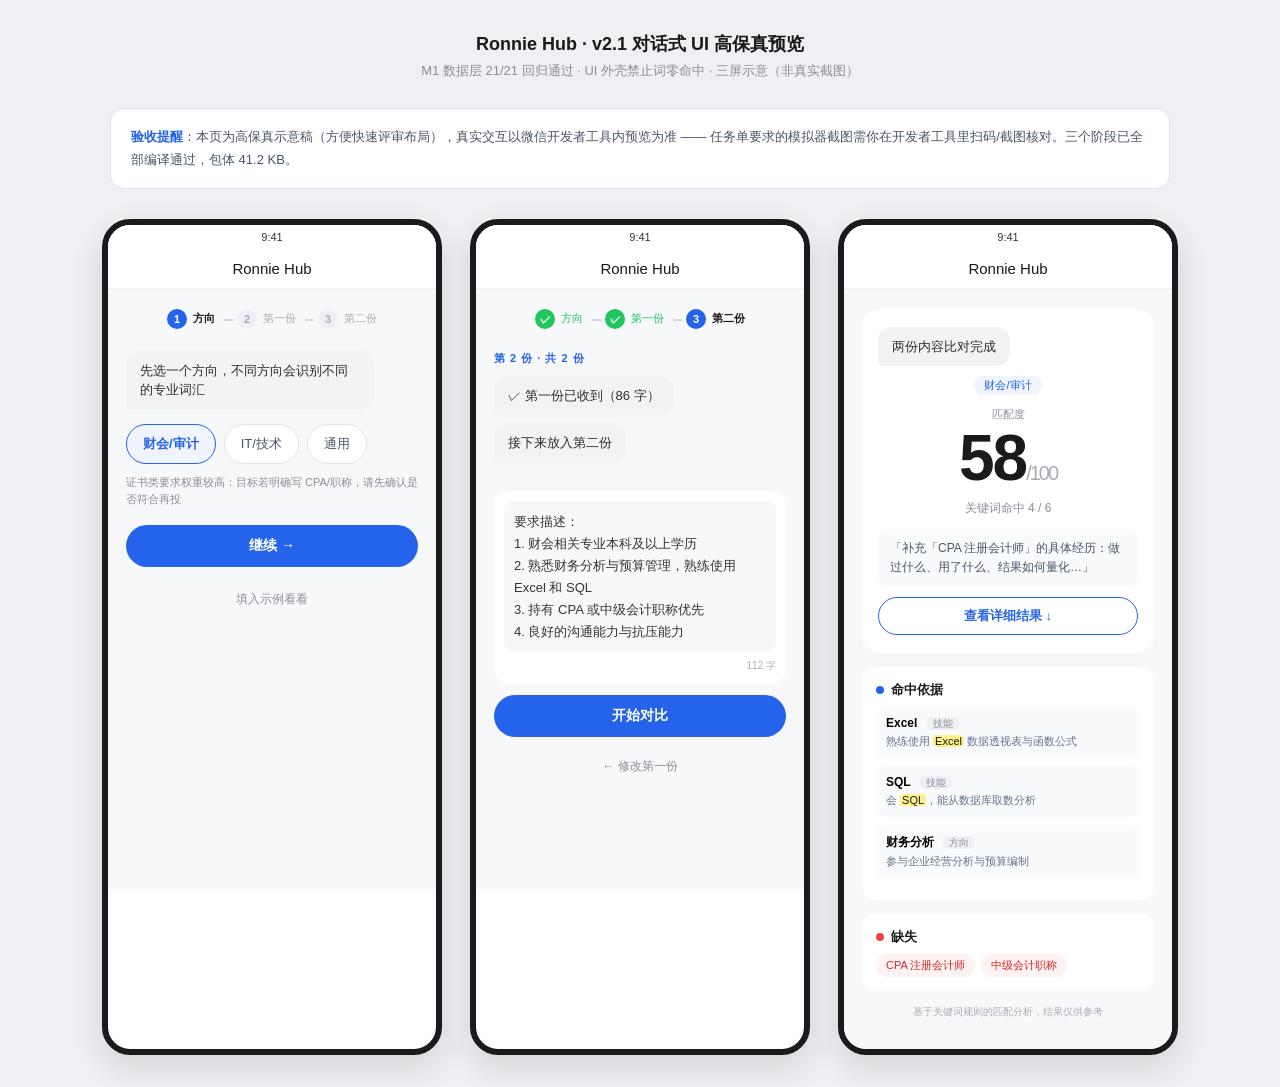
<file: projects/ronniehub-preview.html>
<!DOCTYPE html>
<html lang="zh-CN">
<head>
<meta charset="UTF-8">
<meta name="viewport" content="width=device-width, initial-scale=1.0">
<title>Ronnie Hub v2.1 对话式 UI 预览</title>
<style>
  * { margin:0; padding:0; box-sizing:border-box; -webkit-font-smoothing:antialiased; }
  body { background:#eef0f3; font-family:-apple-system,BlinkMacSystemFont,"Segoe UI","PingFang SC","Microsoft YaHei",sans-serif; padding:32px 16px; }
  h1 { text-align:center; font-size:18px; font-weight:600; color:#1a1a1a; margin-bottom:6px; }
  .sub { text-align:center; font-size:13px; color:#8a8f99; margin-bottom:28px; }
  .phones { display:flex; flex-wrap:wrap; gap:28px; justify-content:center; }
  .phone { width:340px; background:#fff; border-radius:28px; overflow:hidden; box-shadow:0 12px 32px rgba(0,0,0,.12); border:6px solid #1a1a1a; position:relative; }
  .p-label { position:absolute; top:-26px; left:0; right:0; text-align:center; font-size:12px; color:#1a1a1a; font-weight:600; letter-spacing:1px; }
  .statusbar { height:24px; background:#fff; display:flex; align-items:center; justify-content:center; font-size:11px; color:#333; }
  .navbar { height:40px; background:#fff; display:flex; align-items:center; justify-content:center; font-size:15px; font-weight:500; color:#1a1a1a; border-bottom:1px solid #f1f1f1; }
  .body { background:#f7f8fa; min-height:600px; padding:20px 18px 30px; }
  .stepbar { display:flex; align-items:center; justify-content:center; margin-bottom:22px; }
  .step { display:flex; align-items:center; font-size:11px; color:#a8adb5; }
  .step .dot { width:20px; height:20px; border-radius:50%; background:#eef0f3; color:#a8adb5; display:flex; align-items:center; justify-content:center; font-size:11px; font-weight:600; margin-right:6px; }
  .step.active .dot { background:#2563eb; color:#fff; }
  .step.active { color:#1a1a1a; font-weight:600; }
  .step.done .dot { background:#22c55e; color:#fff; }
  .step.done { color:#22c55e; }
  .step + .step { margin-left:22px; position:relative; }
  .step + .step::before { content:''; position:absolute; left:-13px; top:10px; width:9px; height:2px; background:#d3d7de; }
  .bubble { display:inline-block; background:#f1f3f5; border-radius:14px 14px 14px 4px; padding:10px 14px; font-size:13px; color:#2d2d2d; line-height:1.5; max-width:85%; }
  .bubble.sub { margin-top:8px; display:block; width:fit-content; }
  .step-label { font-size:11px; color:#2563eb; font-weight:600; letter-spacing:1px; margin:6px 0 10px; }
  .cat-row { display:flex; gap:8px; margin:14px 0 10px; }
  .cat-chip { padding:10px 16px; background:#fff; border:1.5px solid #e2e5ea; border-radius:24px; font-size:13px; color:#4a5568; }
  .cat-chip.on { border-color:#2563eb; background:#eff4ff; color:#2563eb; font-weight:600; }
  .cat-hint { font-size:11px; color:#8a8f99; line-height:1.6; margin-bottom:16px; }
  .card { background:#fff; border-radius:14px; padding:10px; margin-top:14px; }
  .fake-area { background:#f7f8fa; border-radius:10px; min-height:90px; padding:10px; font-size:13px; color:#333; line-height:1.7; white-space:pre-wrap; }
  .fake-area.ph { color:#b8bdc6; }
  .count { text-align:right; font-size:10px; color:#a8adb5; margin-top:6px; }
  .btn { display:flex; align-items:center; justify-content:center; height:42px; border-radius:21px; font-size:14px; font-weight:600; margin-top:12px; }
  .btn.blue { background:#2563eb; color:#fff; }
  .btn.ghost { background:transparent; color:#2563eb; border:1.5px solid #2563eb; }
  .btn.gray { background:transparent; color:#8a8f99; font-weight:400; font-size:12px; }
  .foot { text-align:center; font-size:10px; color:#a8adb5; margin-top:18px; line-height:1.6; }
  .checkcard { background:#fff; border-radius:14px; padding:6px 14px; margin-top:16px; }
  .cline { display:flex; align-items:center; padding:11px 0; font-size:13px; color:#a8adb5; }
  .cline .ck { width:22px; font-size:13px; color:#22c55e; }
  .cline.on { color:#2563eb; }
  .cline.on .ck { color:#2563eb; }
  .prog { height:5px; border-radius:3px; background:#eef0f3; margin-top:14px; overflow:hidden; }
  .prog i { display:block; height:100%; width:68%; background:#2563eb; border-radius:3px; }
  .hint-line { display:flex; justify-content:center; align-items:center; margin-top:10px; }
  .hint-line .tag { font-size:11px; color:#2563eb; background:#eff4ff; padding:2px 10px; border-radius:8px; }
  .score-center { text-align:center; margin-top:12px; }
  .score-label { font-size:11px; color:#8a8f99; }
  .score-num { font-size:64px; font-weight:700; color:#1a1a1a; line-height:1.15; letter-spacing:-2px; }
  .score-num small { font-size:20px; color:#a8adb5; font-weight:500; }
  .score-sub { font-size:12px; color:#8a8f99; margin-top:4px; }
  .concl { margin:12px 0 4px; background:#f8fafc; border-radius:10px; padding:10px 12px; font-size:12px; color:#4a5568; line-height:1.6; }
  .btn.out { margin-top:10px; background:#fff; color:#2563eb; border:1.5px solid #2563eb; height:38px; border-radius:19px; font-size:13px; }
  .summary-card { background:#fff; border-radius:18px; padding:18px 16px; }
  .sec { background:#fff; border-radius:14px; padding:14px; margin-top:14px; }
  .sec h4 { font-size:13px; font-weight:600; color:#1a1a1a; margin-bottom:8px; display:flex; align-items:center; }
  .sec h4 .dot { width:8px; height:8px; border-radius:50%; margin-right:7px; display:inline-block; }
  .sec li { font-size:12px; color:#4a5568; line-height:1.7; margin-left:14px; }
  .dot.b{background:#2563eb;} .dot.g{background:#22c55e;} .dot.o{background:#f59e0b;} .dot.r{background:#ef4444;}
  .evi { background:#f8fafc; border-radius:10px; padding:9px 10px; margin-bottom:8px; font-size:11px; }
  .evi b { font-size:12px; display:block; margin-bottom:3px; }
  .evi .grp { font-size:10px; color:#8a8f99; background:#eef0f3; border-radius:5px; padding:1px 6px; margin-left:6px; font-weight:400; }
  .evi .snip { color:#64748b; word-break:break-all; }
  .evi .hl { background:#fef08a; border-radius:4px; padding:0 2px; color:#1a1a1a; }
  .foot-note { text-align:center; font-size:10px; color:#a8adb5; margin-top:14px; }
  .banner { max-width:1060px; margin:0 auto 30px; background:#fff; border-radius:14px; padding:16px 20px; font-size:13px; color:#4a5568; line-height:1.8; border:1px solid #dbe3ef; }
  .banner b { color:#2563eb; }
</style>
</head>
<body>
<h1>Ronnie Hub · v2.1 对话式 UI 高保真预览</h1>
<div class="sub">M1 数据层 21/21 回归通过 · UI 外壳禁止词零命中 · 三屏示意（非真实截图）</div>

<div class="banner">
  <b>验收提醒</b>：本页为高保真示意稿（方便快速评审布局），真实交互以微信开发者工具内预览为准 —— 任务单要求的模拟器截图需你在开发者工具里扫码/截图核对。三个阶段已全部编译通过，包体 41.2 KB。
</div>

<div class="phones">

  <!-- 屏1：pick -->
  <div class="phone">
    <div class="p-label">PICK · 选择方向</div>
    <div class="statusbar">9:41</div>
    <div class="navbar">Ronnie Hub</div>
    <div class="body">
      <div class="stepbar">
        <div class="step active"><span class="dot">1</span>方向</div>
        <div class="step todo"><span class="dot">2</span>第一份</div>
        <div class="step todo"><span class="dot">3</span>第二份</div>
      </div>
      <div class="bubble">先选一个方向，不同方向会识别不同的专业词汇</div>
      <div class="cat-row">
        <div class="cat-chip on">财会/审计</div>
        <div class="cat-chip">IT/技术</div>
        <div class="cat-chip">通用</div>
      </div>
      <div class="cat-hint">证书类要求权重较高：目标若明确写 CPA/职称，请先确认是否符合再投</div>
      <div class="btn blue">继续 →</div>
      <div class="btn gray" style="border:none;background:none;">填入示例看看</div>
    </div>
  </div>

  <!-- 屏2：stepB -->
  <div class="phone">
    <div class="p-label">STEP B · 第二份</div>
    <div class="statusbar">9:41</div>
    <div class="navbar">Ronnie Hub</div>
    <div class="body">
      <div class="stepbar">
        <div class="step done"><span class="dot">✓</span>方向</div>
        <div class="step done"><span class="dot">✓</span>第一份</div>
        <div class="step active"><span class="dot">3</span>第二份</div>
      </div>
      <div class="step-label">第 2 份 · 共 2 份</div>
      <div class="bubble">✓ 第一份已收到（86 字）</div>
      <div class="bubble sub">接下来放入第二份</div>
      <div class="card">
        <div class="fake-area">要求描述：
1. 财会相关专业本科及以上学历
2. 熟悉财务分析与预算管理，熟练使用 Excel 和 SQL
3. 持有 CPA 或中级会计职称优先
4. 良好的沟通能力与抗压能力</div>
        <div class="count">112 字</div>
      </div>
      <div class="btn blue">开始对比</div>
      <div class="btn gray" style="border:none;background:none;margin-top:8px;">← 修改第一份</div>
    </div>
  </div>

  <!-- 屏3：结果摘要头 -->
  <div class="phone">
    <div class="p-label">RESULT · 摘要头</div>
    <div class="statusbar">9:41</div>
    <div class="navbar">Ronnie Hub</div>
    <div class="body">
      <div class="summary-card">
        <div class="bubble">两份内容比对完成</div>
        <div class="hint-line"><span class="tag">财会/审计</span></div>
        <div class="score-center">
          <div class="score-label">匹配度</div>
          <div class="score-num">58<small>/100</small></div>
          <div class="score-sub">关键词命中 4 / 6</div>
        </div>
        <div class="concl">「补充「CPA 注册会计师」的具体经历：做过什么、用了什么、结果如何量化…」</div>
        <div class="btn out">查看详细结果 ↓</div>
      </div>
      <div class="sec">
        <h4><span class="dot b"></span>命中依据</h4>
        <div class="evi"><b>Excel <span class="grp">技能</span></b><div class="snip">熟练使用 <span class="hl">Excel</span> 数据透视表与函数公式</div></div>
        <div class="evi"><b>SQL <span class="grp">技能</span></b><div class="snip">会 <span class="hl">SQL</span>，能从数据库取数分析</div></div>
        <div class="evi"><b>财务分析 <span class="grp">方向</span></b><div class="snip">参与企业经营分析与预算编制</div></div>
      </div>
      <div class="sec">
        <h4><span class="dot r"></span>缺失</h4>
        <div style="display:flex;gap:6px;flex-wrap:wrap;">
          <span style="font-size:11px;background:#fef2f2;color:#dc2626;padding:4px 10px;border-radius:14px;">CPA 注册会计师</span>
          <span style="font-size:11px;background:#fef2f2;color:#dc2626;padding:4px 10px;border-radius:14px;">中级会计职称</span>
        </div>
      </div>
      <div class="foot-note">基于关键词规则的匹配分析，结果仅供参考</div>
    </div>
  </div>

</div>
</body>
</html>
</file>
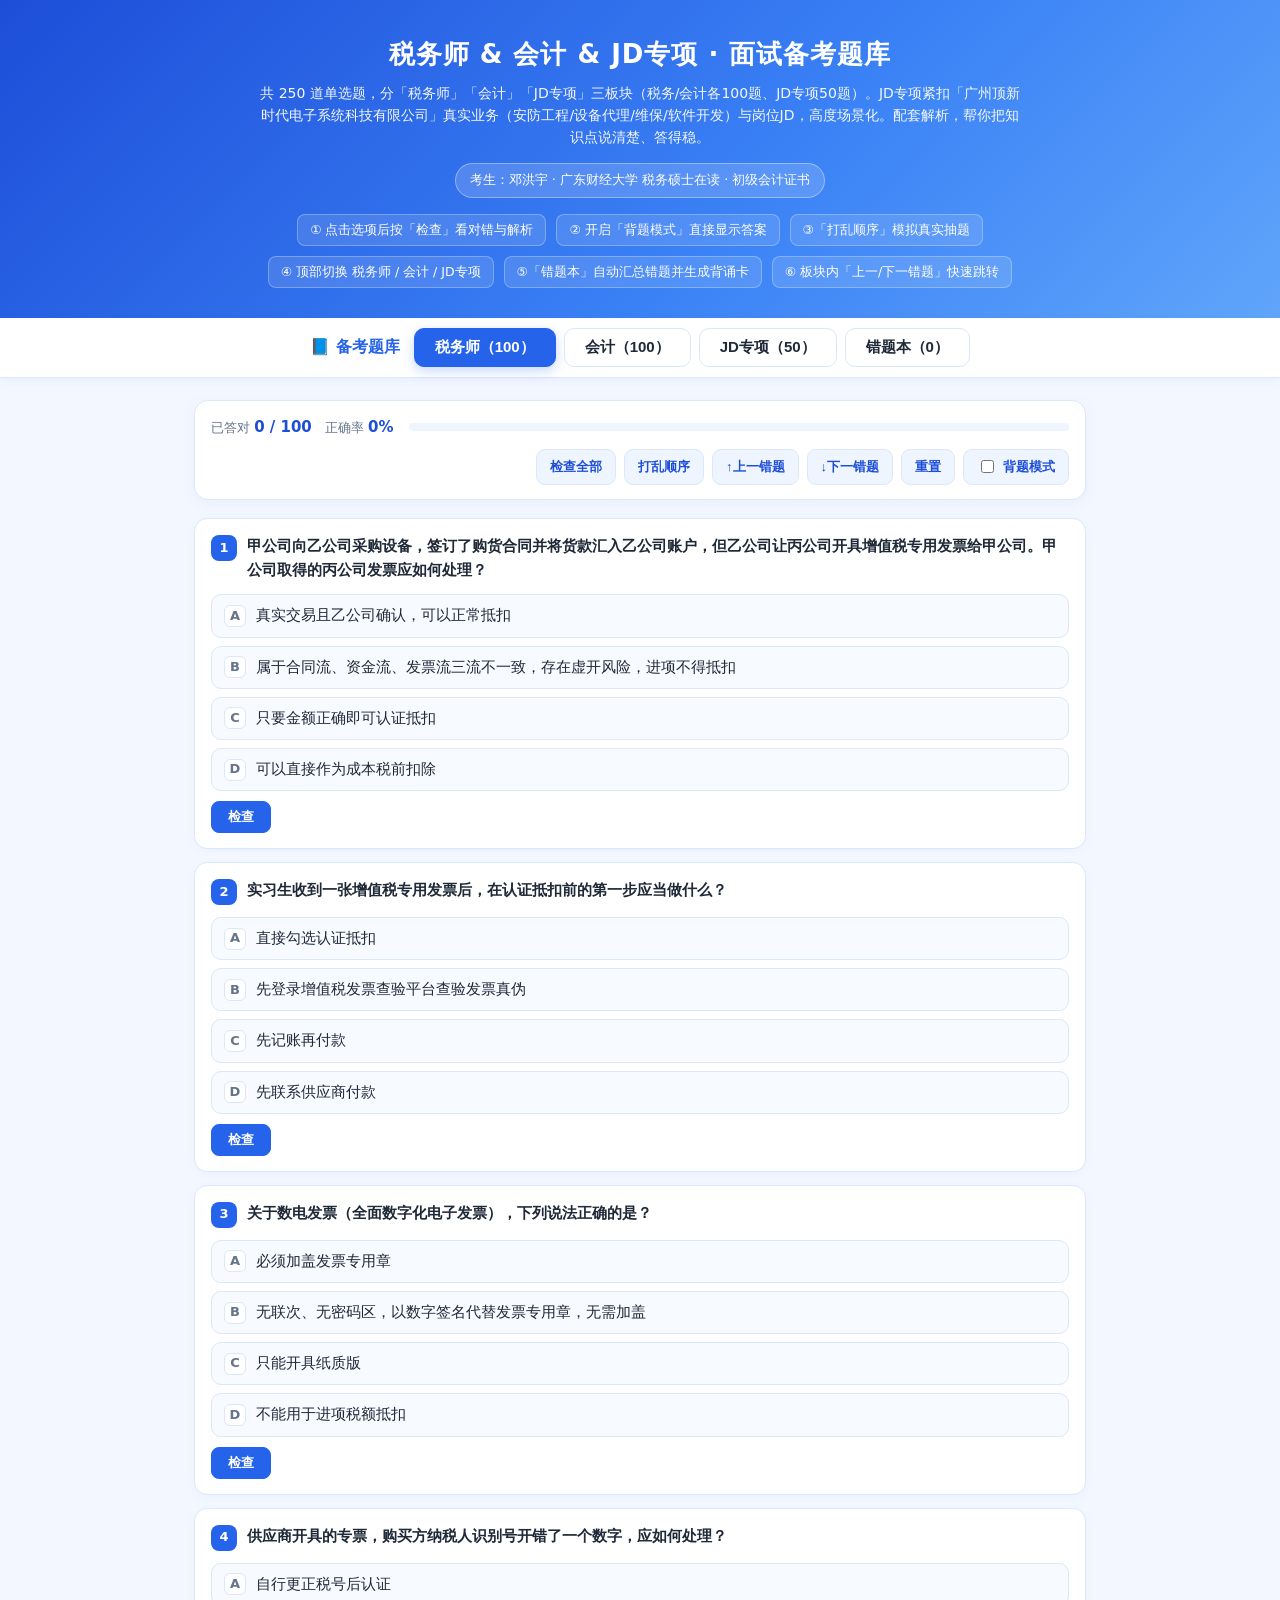
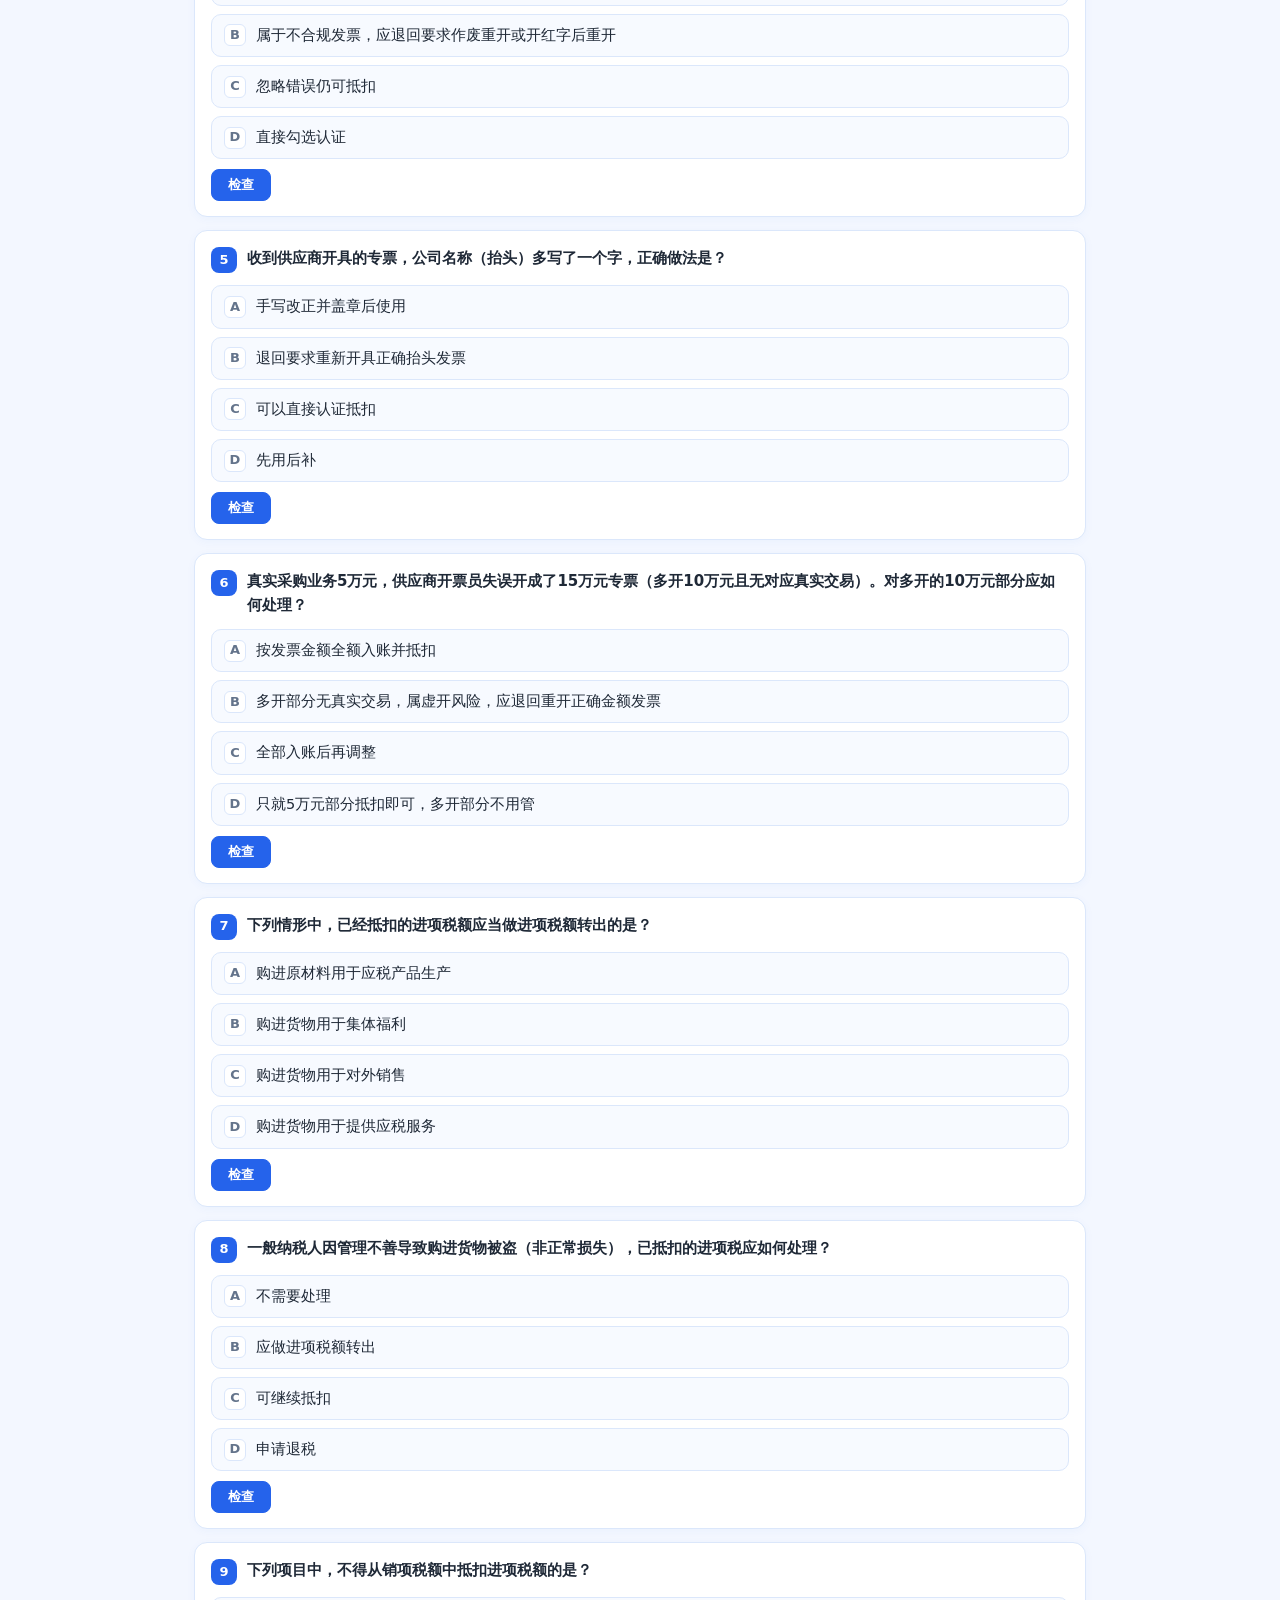
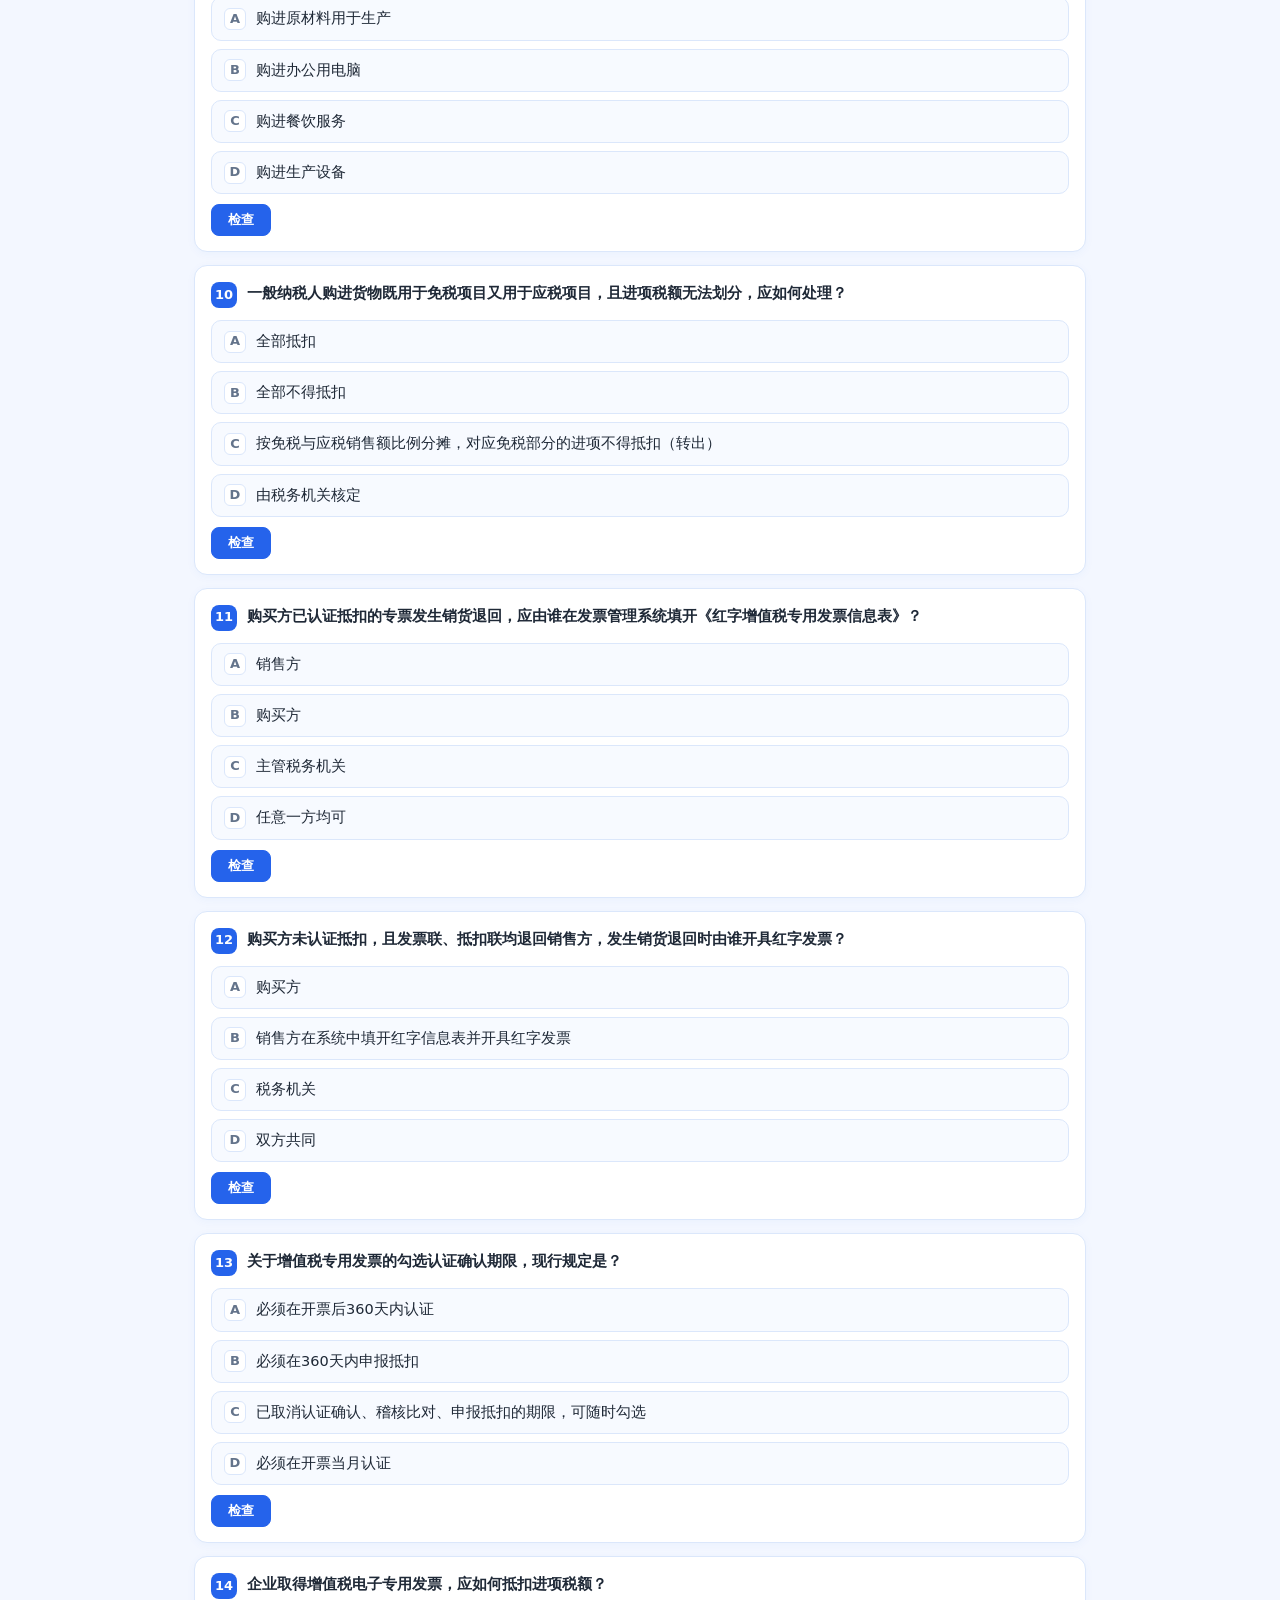
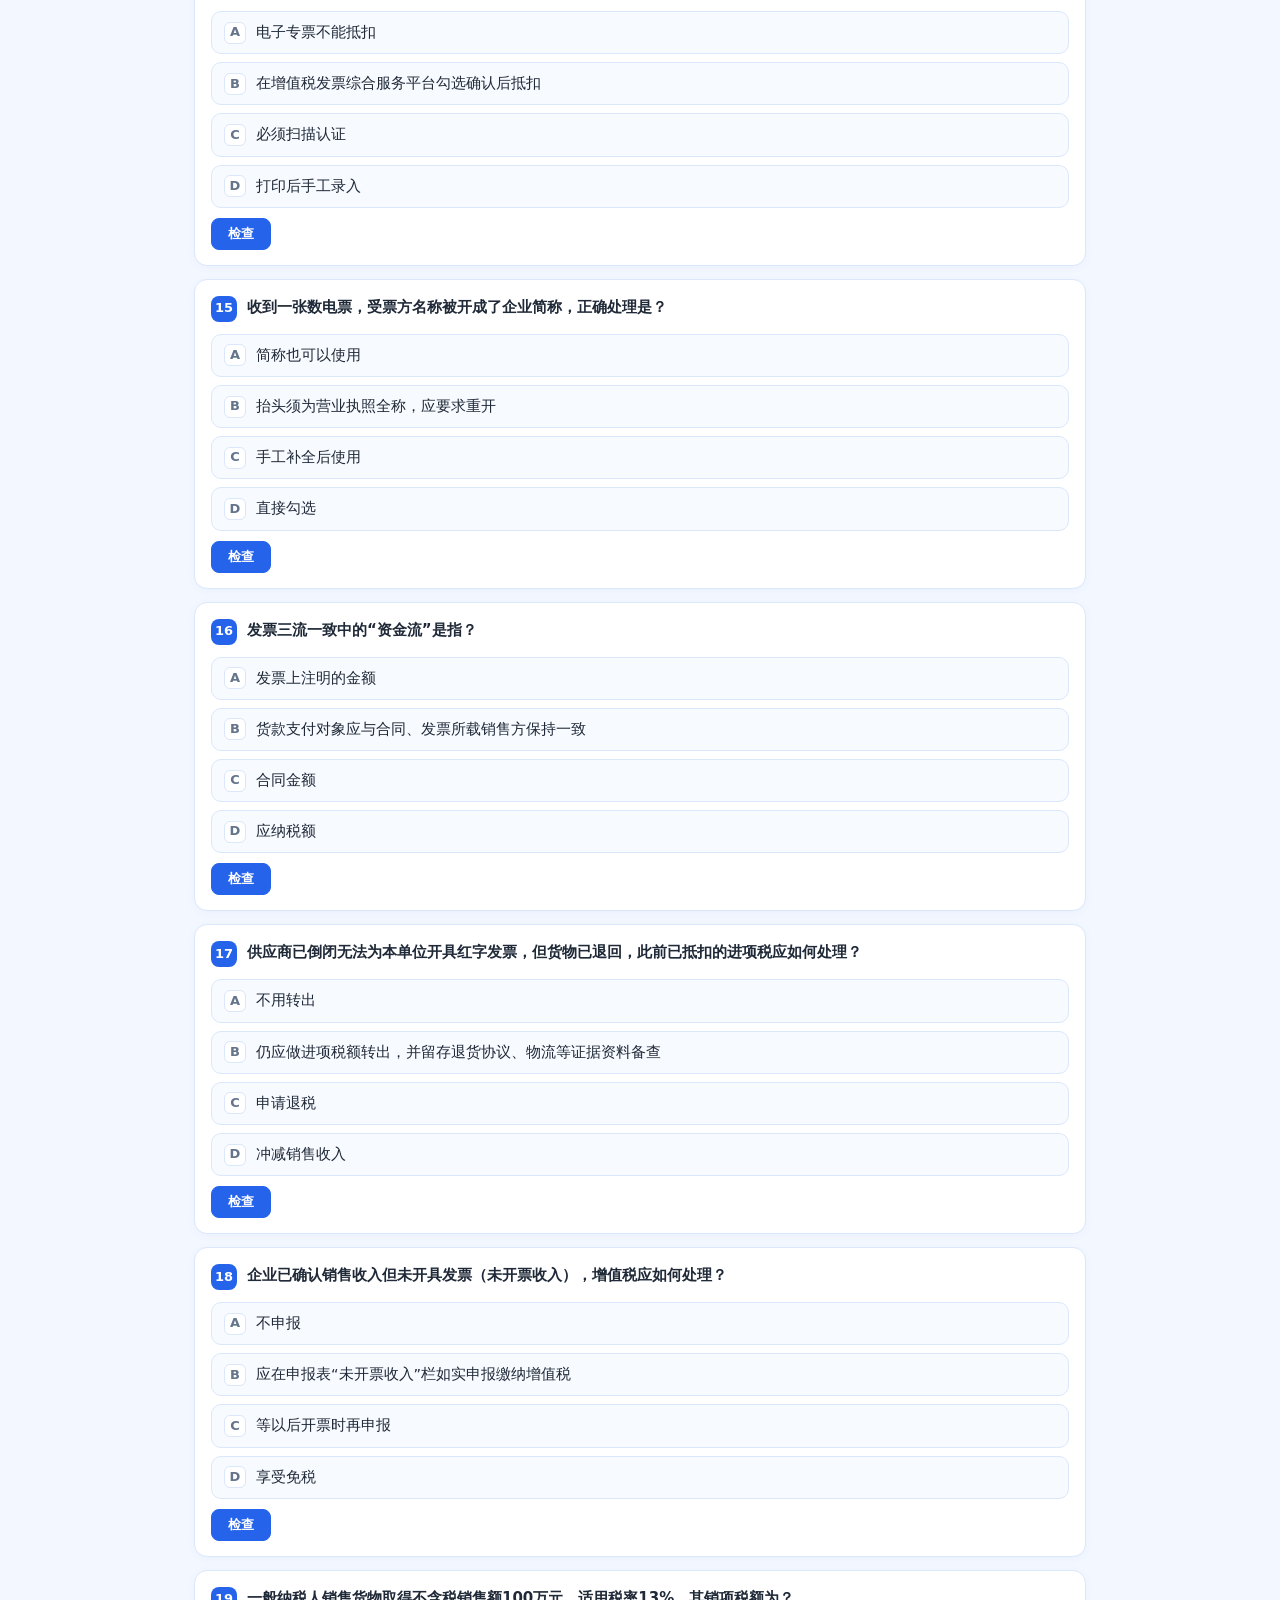
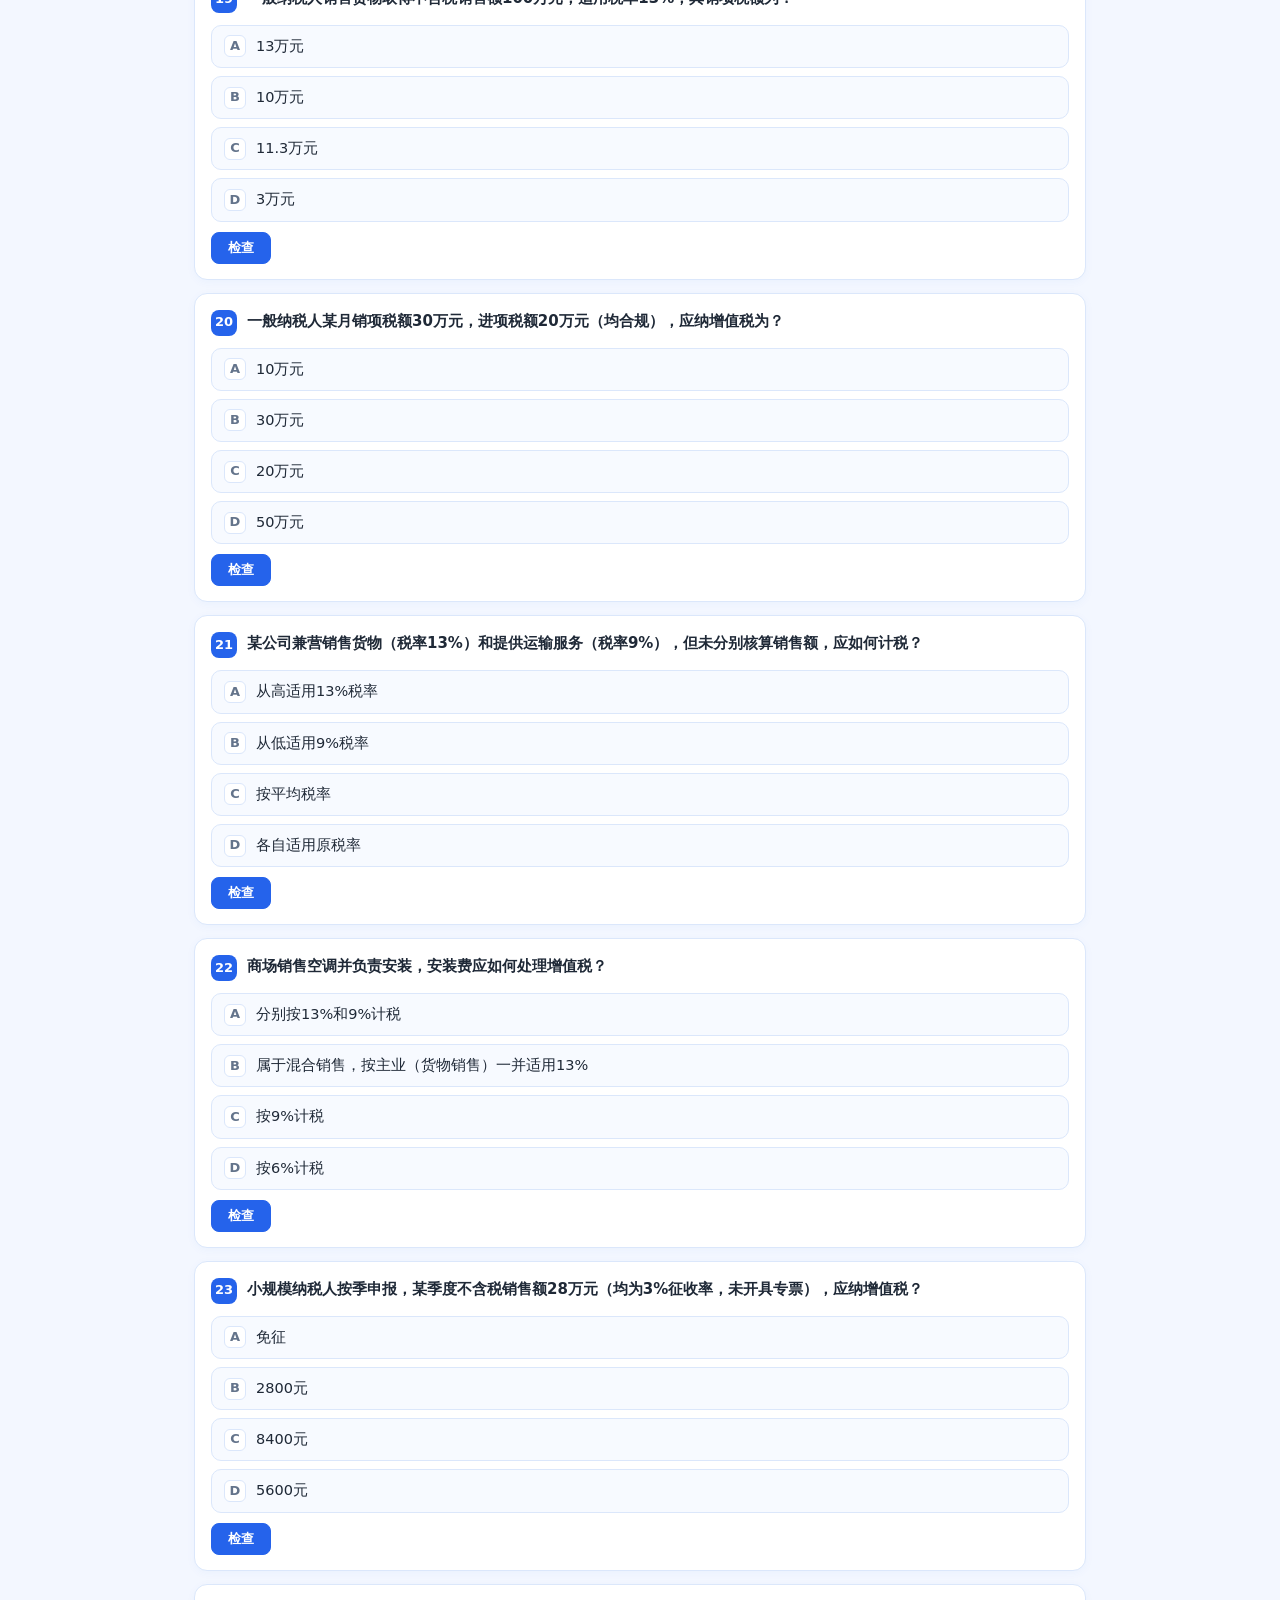
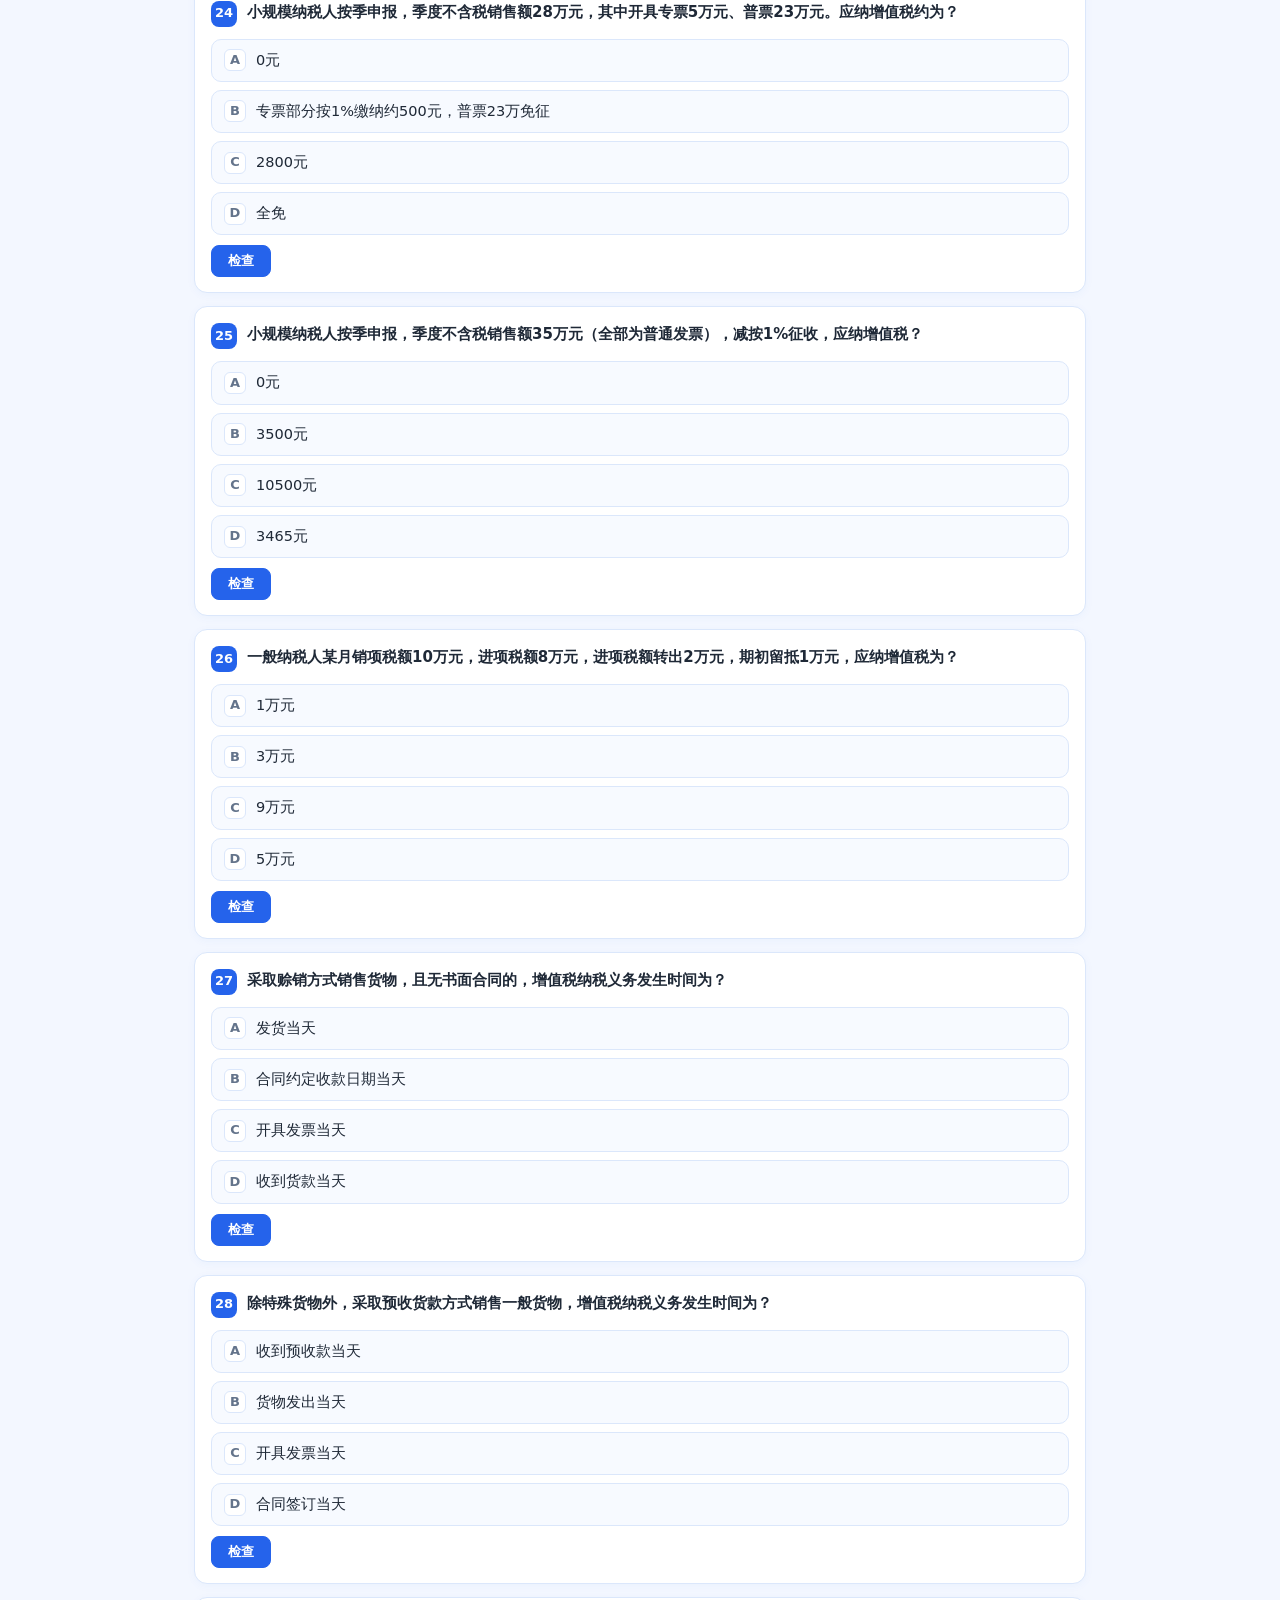
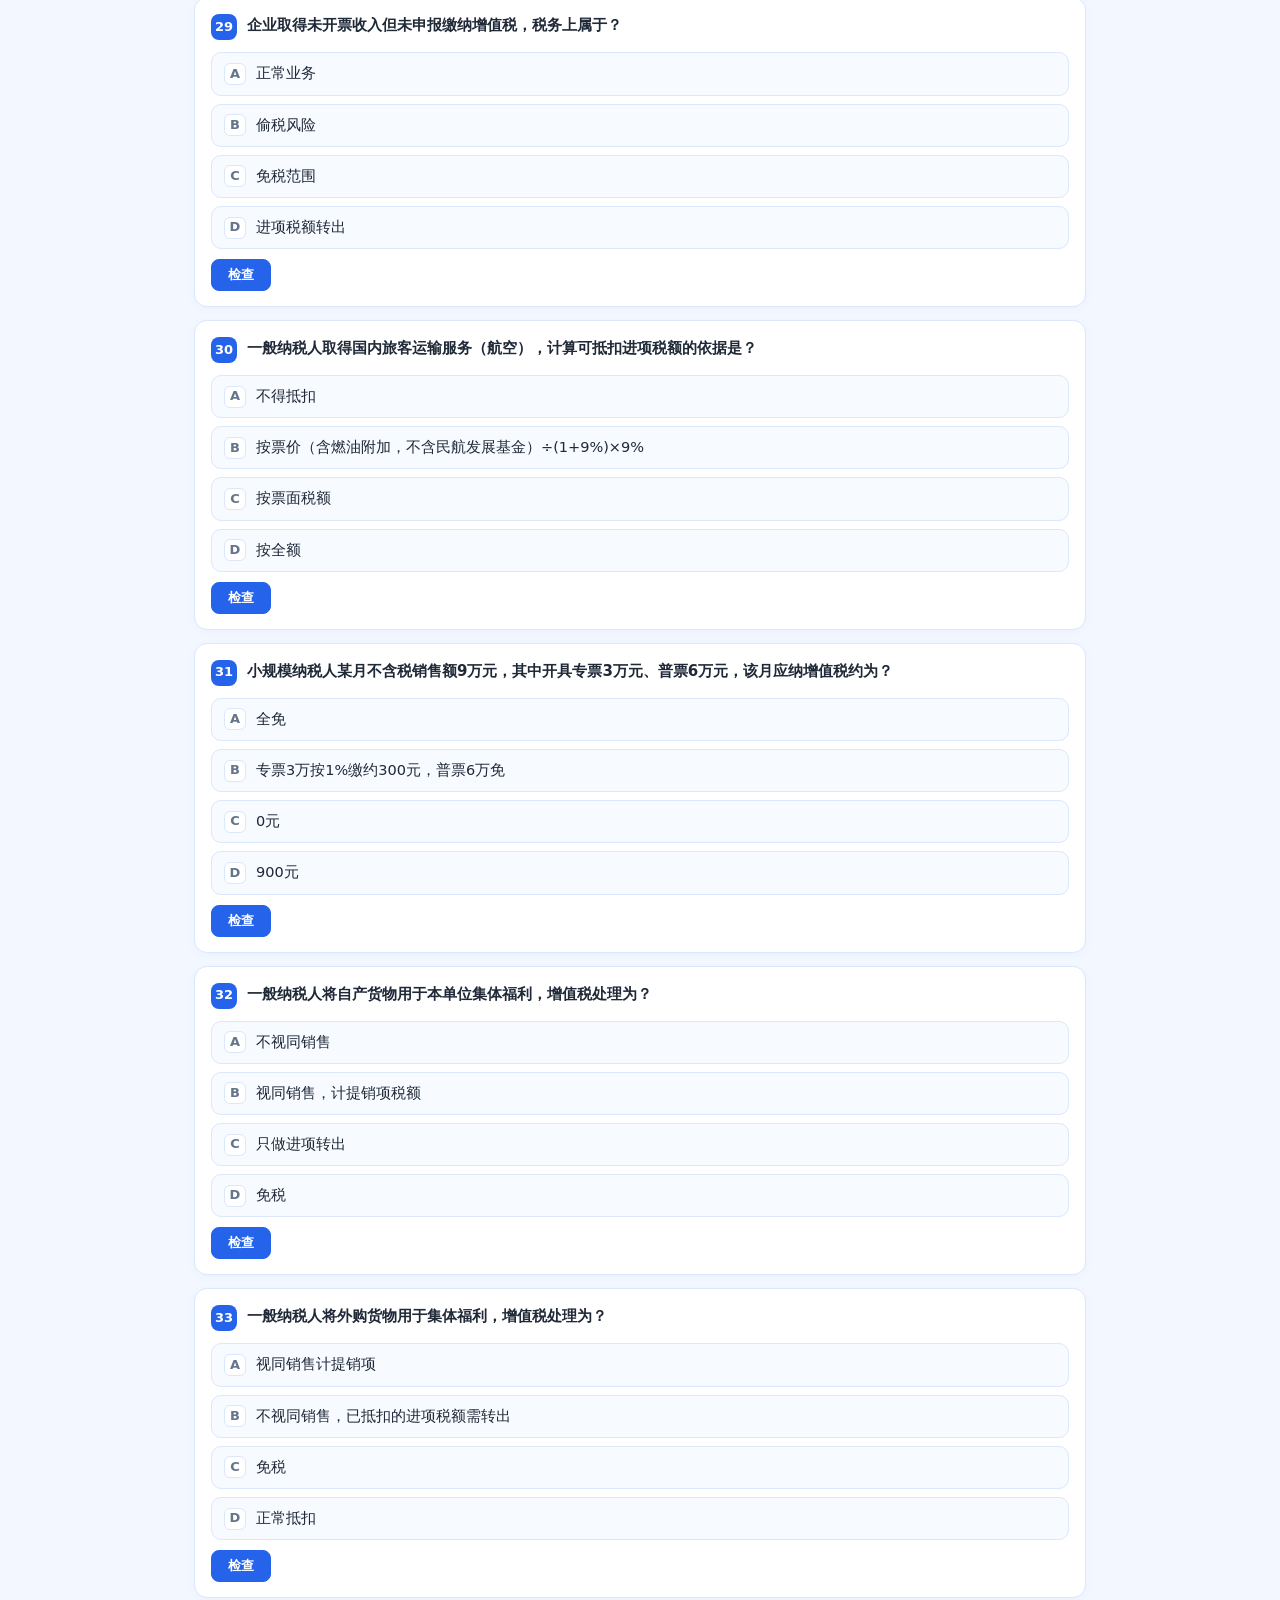
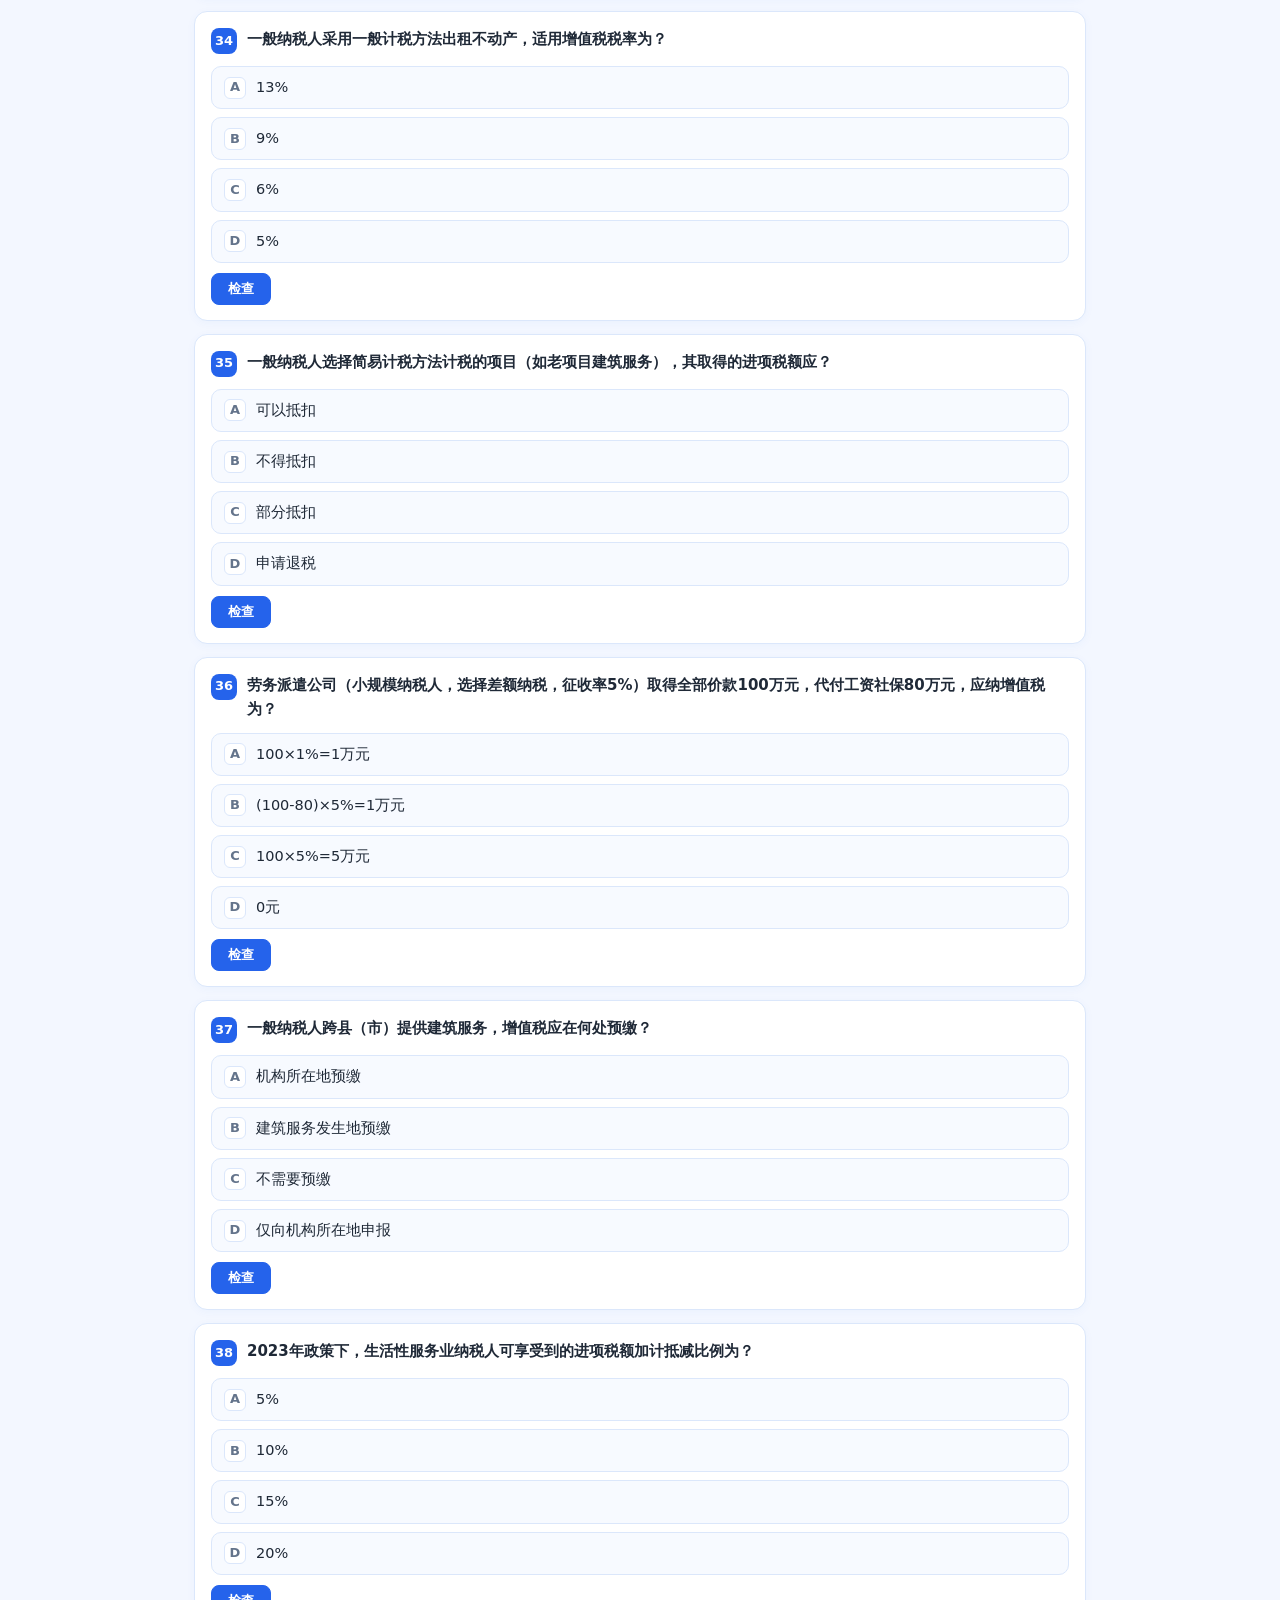
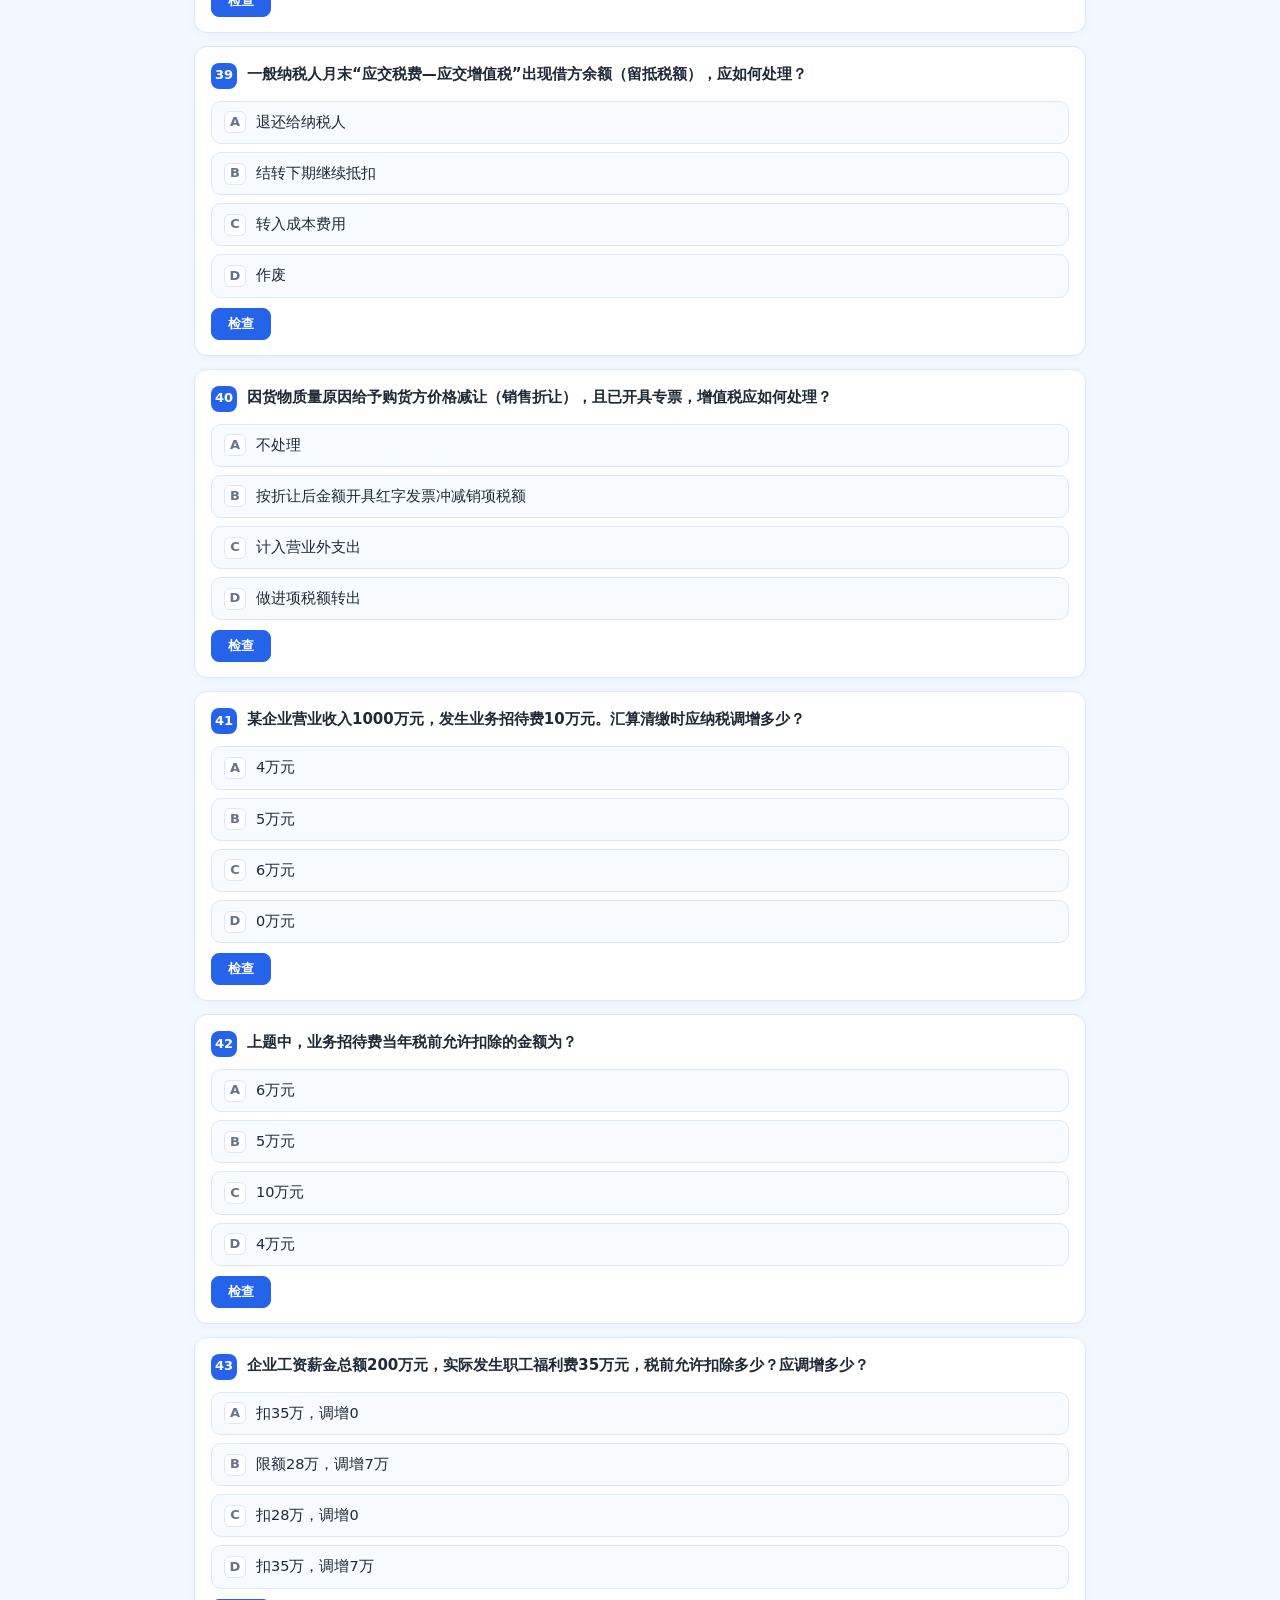
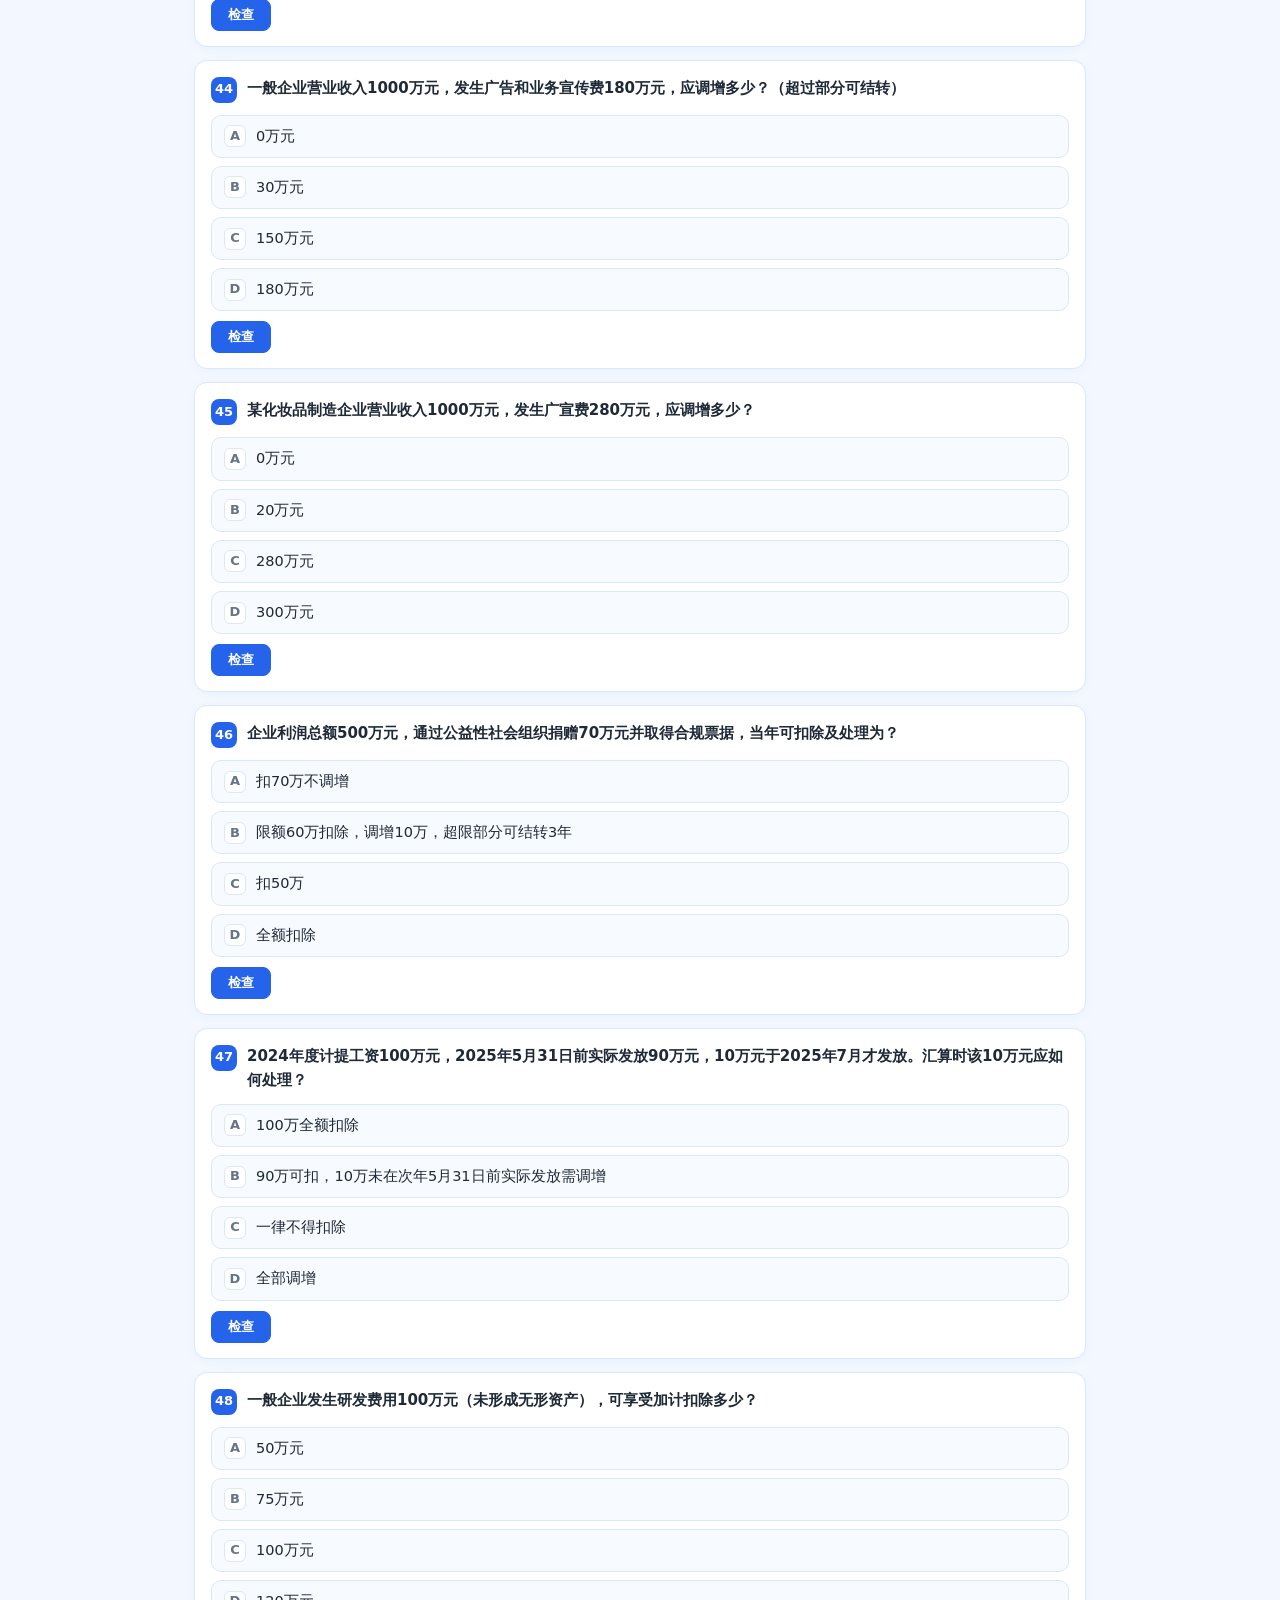
<file: projects/tax-interview-bank.html>
<!DOCTYPE html>
<html lang="zh-CN">
<head>
<meta charset="UTF-8">
<meta name="viewport" content="width=device-width, initial-scale=1.0">
<title>税务师 & 会计 面试备考题库（税务/会计各100 + JD专项50题）</title>
<style>
  :root{
    --blue:#2563eb; --blue-d:#1d4ed8; --blue-l:#eff5ff; --blue-xl:#f7faff;
    --ink:#1f2937; --mut:#64748b; --line:#dbe7fb; --bg:#f3f7ff;
    --green:#16a34a; --green-bg:#dcfce7; --red:#dc2626; --red-bg:#fee2e2;
    --gold:#b45309;
  }
  *{box-sizing:border-box;}
  body{margin:0;font-family:"Segoe UI","Microsoft YaHei",system-ui,sans-serif;background:var(--bg);color:var(--ink);line-height:1.6;}
  a{color:var(--blue);}
  /* HERO */
  .hero{background:linear-gradient(135deg,#1d4ed8 0%,#3b82f6 60%,#60a5fa 100%);color:#fff;padding:34px 22px 30px;text-align:center;}
  .hero h1{margin:0 0 6px;font-size:26px;letter-spacing:1px;}
  .hero .sub{opacity:.95;font-size:14px;margin:0 auto;max-width:760px;}
  .hero .who{display:inline-block;margin-top:14px;background:rgba(255,255,255,.16);border:1px solid rgba(255,255,255,.35);
    padding:6px 14px;border-radius:999px;font-size:13px;}
  .hero .tips{margin:16px auto 0;max-width:780px;display:flex;gap:10px;flex-wrap:wrap;justify-content:center;}
  .hero .tips span{background:rgba(255,255,255,.12);border:1px solid rgba(255,255,255,.28);padding:5px 12px;border-radius:8px;font-size:12.5px;}
  /* TOP NAV */
  .topnav{position:sticky;top:0;z-index:50;background:#fff;border-bottom:1px solid var(--line);display:flex;align-items:center;
    justify-content:center;gap:8px;padding:10px 12px;box-shadow:0 2px 8px rgba(37,99,235,.06);flex-wrap:wrap;}
  .topnav button{border:1px solid var(--line);background:#fff;color:var(--ink);padding:9px 20px;border-radius:10px;font-size:15px;
    cursor:pointer;font-weight:600;transition:.15s;}
  .topnav button.active{background:var(--blue);border-color:var(--blue);color:#fff;box-shadow:0 4px 12px rgba(37,99,235,.25);}
  .topnav .brand{font-weight:700;color:var(--blue);margin-right:6px;}
  /* LAYOUT */
  main{max-width:920px;margin:22px auto 60px;padding:0 14px;}
  .panel{display:none;}
  .panel.active{display:block;}
  /* TOOLBAR */
  .toolbar{background:#fff;border:1px solid var(--line);border-radius:14px;padding:14px 16px;margin-bottom:18px;
    display:flex;flex-wrap:wrap;gap:10px 16px;align-items:center;box-shadow:0 4px 16px rgba(37,99,235,.05);}
  .toolbar .stat{font-size:13px;color:var(--mut);}
  .toolbar .stat b{color:var(--blue-d);font-size:15px;}
  .toolbar .btns{display:flex;gap:8px;flex-wrap:wrap;margin-left:auto;}
  .toolbar button,.toolbar label.sw{font-size:13px;border:1px solid var(--line);background:var(--blue-l);color:var(--blue-d);
    padding:7px 13px;border-radius:9px;cursor:pointer;font-weight:600;transition:.15s;}
  .toolbar button:hover{background:var(--blue);color:#fff;border-color:var(--blue);}
  .toolbar label.sw{display:inline-flex;align-items:center;gap:6px;user-select:none;}
  .toolbar label.sw input{accent-color:var(--blue);}
  .progress{height:8px;background:var(--blue-l);border-radius:999px;overflow:hidden;flex:1 1 160px;min-width:140px;}
  .progress > i{display:block;height:100%;width:0;background:linear-gradient(90deg,#3b82f6,#22c55e);transition:width .3s;}
  /* CARD */
  .card{background:#fff;border:1px solid var(--line);border-radius:13px;padding:15px 16px;margin-bottom:13px;
    box-shadow:0 2px 10px rgba(37,99,235,.04);transition:.15s;}
  .card.graded{border-color:#c7dcff;}
  .qhead{display:flex;gap:10px;align-items:flex-start;font-size:15px;font-weight:600;}
  .qnum{flex:0 0 26px;height:26px;width:26px;border-radius:8px;background:var(--blue);color:#fff;display:flex;
    align-items:center;justify-content:center;font-size:13px;font-weight:700;margin-top:1px;}
  .qtext{flex:1;}
  .options{margin:12px 0 4px;display:grid;gap:8px;}
  .option{display:flex;gap:10px;align-items:center;border:1px solid var(--line);border-radius:10px;padding:9px 12px;
    cursor:pointer;background:var(--blue-xl);transition:.12s;font-size:14.5px;}
  .option:hover{border-color:var(--blue);}
  .option .lab{flex:0 0 22px;height:22px;width:22px;border-radius:6px;background:#fff;border:1px solid var(--line);
    display:flex;align-items:center;justify-content:center;font-weight:700;color:var(--mut);font-size:13px;}
  .option.selected{border-color:var(--blue);background:#e7f0ff;box-shadow:0 0 0 2px rgba(37,99,235,.15) inset;}
  .option.selected .lab{background:var(--blue);color:#fff;border-color:var(--blue);}
  .option.correct{border-color:var(--green);background:var(--green-bg);}
  .option.correct .lab{background:var(--green);color:#fff;border-color:var(--green);}
  .option.wrong{border-color:var(--red);background:var(--red-bg);}
  .option.wrong .lab{background:var(--red);color:#fff;border-color:var(--red);}
  .actions{margin-top:10px;}
  .check-btn{border:1px solid var(--blue);background:var(--blue);color:#fff;padding:6px 16px;border-radius:8px;
    cursor:pointer;font-size:13px;font-weight:600;}
  .check-btn:hover{background:var(--blue-d);}
  .exp{margin-top:11px;padding:11px 13px;background:var(--blue-xl);border-left:4px solid var(--blue);border-radius:8px;
    font-size:13.5px;color:#334155;display:none;}
  .exp.show{display:block;}
  .exp.info{border-left-color:var(--gold);background:#fffbeb;color:var(--gold);}
  .exp b{color:var(--green);}
  footer{text-align:center;color:var(--mut);font-size:12.5px;padding:24px 14px 40px;}
  .legend{display:flex;gap:14px;justify-content:center;flex-wrap:wrap;margin:6px 0 0;font-size:12.5px;color:var(--mut);}
  .legend i{display:inline-block;width:12px;height:12px;border-radius:3px;vertical-align:-1px;margin-right:4px;}
  /* WRONG PANEL */
  .wrong-card{background:#fff;border:1px solid var(--line);border-left:4px solid var(--red);border-radius:12px;padding:14px 16px;margin-bottom:13px;box-shadow:0 2px 10px rgba(220,38,38,.05);}
  .wrong-card .wc-tag{display:inline-block;font-size:12px;font-weight:700;padding:2px 9px;border-radius:6px;margin-bottom:8px;color:#fff;}
  .wrong-card .wc-tag.t{background:var(--blue);}
  .wrong-card .wc-tag.a{background:var(--green);}
  .wrong-card .wc-tag.j{background:var(--gold);}
  .wrong-card .wc-q{font-size:14.5px;font-weight:600;margin-bottom:8px;}
  .wrong-card .wc-ans{background:#f0fdf4;border:1px solid #bbf7d0;border-radius:8px;padding:9px 11px;font-size:14px;color:#14532d;margin-bottom:7px;}
  .wrong-card .wc-ans b{color:var(--green);}
  .wrong-card .wc-exp{font-size:13px;color:#475569;line-height:1.55;}
  .wrong-card .wc-act{margin-top:9px;}
  .wrong-card .mini{border:1px solid var(--blue);background:#fff;color:var(--blue-d);padding:5px 12px;border-radius:8px;cursor:pointer;font-size:12.5px;font-weight:600;}
  .wrong-card .mini:hover{background:var(--blue);color:#fff;}
  .empty{background:#fff;border:1px dashed var(--line);border-radius:12px;padding:28px;text-align:center;color:var(--mut);font-size:14px;}
  .flash{box-shadow:0 0 0 3px var(--gold)!important;border-color:var(--gold)!important;}
  @media(max-width:560px){.hero h1{font-size:21px;}.toolbar .btns{margin-left:0;width:100%;}}
</style>
</head>
<body>
<header class="hero">
  <h1>税务师 &amp; 会计 &amp; JD专项 · 面试备考题库</h1>
  <p class="sub">共 250 道单选题，分「税务师」「会计」「JD专项」三板块（税务/会计各100题、JD专项50题）。JD专项紧扣「广州顶新时代电子系统科技有限公司」真实业务（安防工程/设备代理/维保/软件开发）与岗位JD，高度场景化。配套解析，帮你把知识点说清楚、答得稳。</p>
  <div class="who">考生：邓洪宇 · 广东财经大学 税务硕士在读 · 初级会计证书</div>
  <div class="tips">
    <span>① 点击选项后按「检查」看对错与解析</span>
    <span>② 开启「背题模式」直接显示答案</span>
    <span>③「打乱顺序」模拟真实抽题</span>
    <span>④ 顶部切换 税务师 / 会计 / JD专项</span>
    <span>⑤「错题本」自动汇总错题并生成背诵卡</span>
    <span>⑥ 板块内「上一/下一错题」快速跳转</span>
  </div>
</header>

<nav class="topnav">
  <span class="brand">📘 备考题库</span>
  <button id="tab-tax" class="active" onclick="switchTab('tax')">税务师（100）</button>
  <button id="tab-acc" onclick="switchTab('acc')">会计（100）</button>
  <button id="tab-jd" onclick="switchTab('jd')">JD专项（50）</button>
  <button id="tab-wrong" onclick="switchTab('wrong')">错题本（<span id="wrong-nav-count">0</span>）</button>
</nav>

<main>
  <section id="tax" class="panel active">
    <div class="toolbar">
      <div class="stat">已答对 <b id="score-tax">0 / 100</b>　正确率 <b id="pct-tax">0%</b></div>
      <div class="progress"><i id="bar-tax"></i></div>
      <div class="btns">
        <button onclick="checkAll('tax')">检查全部</button>
        <button onclick="shuffle('tax')">打乱顺序</button>
        <button onclick="gotoWrong('tax',-1)">↑上一错题</button>
        <button onclick="gotoWrong('tax',1)">↓下一错题</button>
        <button onclick="resetSection('tax')">重置</button>
        <label class="sw"><input type="checkbox" onchange="toggleStudy('tax',this.checked)"> 背题模式</label>
      </div>
    </div>
    <div class="qlist" id="list-tax"></div>
  </section>

  <section id="acc" class="panel">
    <div class="toolbar">
      <div class="stat">已答对 <b id="score-acc">0 / 100</b>　正确率 <b id="pct-acc">0%</b></div>
      <div class="progress"><i id="bar-acc"></i></div>
      <div class="btns">
        <button onclick="checkAll('acc')">检查全部</button>
        <button onclick="shuffle('acc')">打乱顺序</button>
        <button onclick="gotoWrong('acc',-1)">↑上一错题</button>
        <button onclick="gotoWrong('acc',1)">↓下一错题</button>
        <button onclick="resetSection('acc')">重置</button>
        <label class="sw"><input type="checkbox" onchange="toggleStudy('acc',this.checked)"> 背题模式</label>
      </div>
    </div>
    <div class="qlist" id="list-acc"></div>
  </section>

  <section id="jd" class="panel">
    <div class="toolbar">
      <div class="stat">已答对 <b id="score-jd">0 / 50</b>　正确率 <b id="pct-jd">0%</b></div>
      <div class="progress"><i id="bar-jd"></i></div>
      <div class="btns">
        <button onclick="checkAll('jd')">检查全部</button>
        <button onclick="shuffle('jd')">打乱顺序</button>
        <button onclick="gotoWrong('jd',-1)">↑上一错题</button>
        <button onclick="gotoWrong('jd',1)">↓下一错题</button>
        <button onclick="resetSection('jd')">重置</button>
        <label class="sw"><input type="checkbox" onchange="toggleStudy('jd',this.checked)"> 背题模式</label>
      </div>
    </div>
    <div class="qlist" id="list-jd"></div>
  </section>

  <section id="wrong" class="panel">
    <div class="toolbar">
      <div class="stat">错题共 <b id="wrong-count">0</b> 道（三板块合计）　自动生成可背诵的正确语句</div>
      <div class="btns">
        <button onclick="renderWrong()">刷新</button>
        <button onclick="copyWrong()">复制背诵清单</button>
        <button onclick="exportWrongDocx()" style="background:var(--green);border-color:var(--green);color:#fff;">导出为 Word (.doc)</button>
      </div>
    </div>
    <div class="qlist" id="wrong-list"></div>
  </section>

  <div class="legend">
    <span><i style="background:#dcfce7;border:1px solid #16a34a"></i>正确选项</span>
    <span><i style="background:#fee2e2;border:1px solid #dc2626"></i>你的误选</span>
    <span><i style="background:#e7f0ff;border:1px solid #2563eb"></i>已选中</span>
  </div>
</main>

<footer>
  本题库由 AI 根据常见税务 / 会计实习面试知识点整理，供备考练习使用；最终以最新法律法规与会计准则为准，正式答题请人工核实。<br>
  邓洪宇 · 面试备考专用 · 税务师 &amp; 会计 各 100 题 · JD专项 50 题
</footer>

<script>
const TAX = [{"q": "甲公司向乙公司采购设备，签订了购货合同并将货款汇入乙公司账户，但乙公司让丙公司开具增值税专用发票给甲公司。甲公司取得的丙公司发票应如何处理？", "options": ["真实交易且乙公司确认，可以正常抵扣", "属于合同流、资金流、发票流三流不一致，存在虚开风险，进项不得抵扣", "只要金额正确即可认证抵扣", "可以直接作为成本税前扣除"], "answer": 1, "explanation": "三流一致要求合同流、资金流、发票流指向同一交易主体；发票由非实际销售方开具可能被认定为虚开，进项不得抵扣。"}, {"q": "实习生收到一张增值税专用发票后，在认证抵扣前的第一步应当做什么？", "options": ["直接勾选认证抵扣", "先登录增值税发票查验平台查验发票真伪", "先记账再付款", "先联系供应商付款"], "answer": 1, "explanation": "收到专票应先在增值税发票查验平台查验真伪，确认合规后再勾选认证抵扣，避免使用假票。"}, {"q": "关于数电发票（全面数字化电子发票），下列说法正确的是？", "options": ["必须加盖发票专用章", "无联次、无密码区，以数字签名代替发票专用章，无需加盖", "只能开具纸质版", "不能用于进项税额抵扣"], "answer": 1, "explanation": "数电票无联次、无密码区，不再加盖发票专用章，以数字签名保障效力，可用于勾选抵扣。"}, {"q": "供应商开具的专票，购买方纳税人识别号开错了一个数字，应如何处理？", "options": ["自行更正税号后认证", "属于不合规发票，应退回要求作废重开或开红字后重开", "忽略错误仍可抵扣", "直接勾选认证"], "answer": 1, "explanation": "税号开错属于不合规发票，不得抵扣，应退回销售方作废重开或开具红字发票后重新开具。"}, {"q": "收到供应商开具的专票，公司名称（抬头）多写了一个字，正确做法是？", "options": ["手写改正并盖章后使用", "退回要求重新开具正确抬头发票", "可以直接认证抵扣", "先用后补"], "answer": 1, "explanation": "抬头必须与企业全称完全一致，开错应退回重开，涂改无效。"}, {"q": "真实采购业务5万元，供应商开票员失误开成了15万元专票（多开10万元且无对应真实交易）。对多开的10万元部分应如何处理？", "options": ["按发票金额全额入账并抵扣", "多开部分无真实交易，属虚开风险，应退回重开正确金额发票", "全部入账后再调整", "只就5万元部分抵扣即可，多开部分不用管"], "answer": 1, "explanation": "真实交易差额与虚开要区分：无真实交易的多开部分属虚开，应退回作废或红冲后按实际金额重开。"}, {"q": "下列情形中，已经抵扣的进项税额应当做进项税额转出的是？", "options": ["购进原材料用于应税产品生产", "购进货物用于集体福利", "购进货物用于对外销售", "购进货物用于提供应税服务"], "answer": 1, "explanation": "用于集体福利或个人消费的购进货物，其进项税额不得抵扣，已抵扣的应做进项税额转出。"}, {"q": "一般纳税人因管理不善导致购进货物被盗（非正常损失），已抵扣的进项税应如何处理？", "options": ["不需要处理", "应做进项税额转出", "可继续抵扣", "申请退税"], "answer": 1, "explanation": "因管理不善造成的非正常损失，其进项税额不得抵扣，已抵扣的应当转出。"}, {"q": "下列项目中，不得从销项税额中抵扣进项税额的是？", "options": ["购进原材料用于生产", "购进办公用电脑", "购进餐饮服务", "购进生产设备"], "answer": 2, "explanation": "购进贷款服务、餐饮服务、居民日常服务和娱乐服务，进项税额不得从销项税额中抵扣。"}, {"q": "一般纳税人购进货物既用于免税项目又用于应税项目，且进项税额无法划分，应如何处理？", "options": ["全部抵扣", "全部不得抵扣", "按免税与应税销售额比例分摊，对应免税部分的进项不得抵扣（转出）", "由税务机关核定"], "answer": 2, "explanation": "兼用且无法划分的，按免税与应税销售额比例分摊，用于免税项目的对应进项税额不得抵扣并转出。"}, {"q": "购买方已认证抵扣的专票发生销货退回，应由谁在发票管理系统填开《红字增值税专用发票信息表》？", "options": ["销售方", "购买方", "主管税务机关", "任意一方均可"], "answer": 1, "explanation": "购买方已认证抵扣的，由购买方填开并上传红字信息表；未抵扣且发票退回的由销售方填开。"}, {"q": "购买方未认证抵扣，且发票联、抵扣联均退回销售方，发生销货退回时由谁开具红字发票？", "options": ["购买方", "销售方在系统中填开红字信息表并开具红字发票", "税务机关", "双方共同"], "answer": 1, "explanation": "发票未交付或购买方未认证的，由销售方在系统中填开红字信息表并开具红字发票。"}, {"q": "关于增值税专用发票的勾选认证确认期限，现行规定是？", "options": ["必须在开票后360天内认证", "必须在360天内申报抵扣", "已取消认证确认、稽核比对、申报抵扣的期限，可随时勾选", "必须在开票当月认证"], "answer": 2, "explanation": "自2020年起已取消专票认证确认、稽核比对、申报抵扣的期限限制。"}, {"q": "企业取得增值税电子专用发票，应如何抵扣进项税额？", "options": ["电子专票不能抵扣", "在增值税发票综合服务平台勾选确认后抵扣", "必须扫描认证", "打印后手工录入"], "answer": 1, "explanation": "增值税电子专用发票可通过综服平台勾选确认抵扣，与纸质专票效力相同。"}, {"q": "收到一张数电票，受票方名称被开成了企业简称，正确处理是？", "options": ["简称也可以使用", "抬头须为营业执照全称，应要求重开", "手工补全后使用", "直接勾选"], "answer": 1, "explanation": "发票抬头必须是纳税人全称，简称属于不合规，应退回重开。"}, {"q": "发票三流一致中的“资金流”是指？", "options": ["发票上注明的金额", "货款支付对象应与合同、发票所载销售方保持一致", "合同金额", "应纳税额"], "answer": 1, "explanation": "资金流指款项支付方向，应与合同签约方、发票开具方一致，否则三流不一致。"}, {"q": "供应商已倒闭无法为本单位开具红字发票，但货物已退回，此前已抵扣的进项税应如何处理？", "options": ["不用转出", "仍应做进项税额转出，并留存退货协议、物流等证据资料备查", "申请退税", "冲减销售收入"], "answer": 1, "explanation": "即使无法取得红字发票，发生退货对应的已抵扣进项也应转出，并留存相关资料备查。"}, {"q": "企业已确认销售收入但未开具发票（未开票收入），增值税应如何处理？", "options": ["不申报", "应在申报表“未开票收入”栏如实申报缴纳增值税", "等以后开票时再申报", "享受免税"], "answer": 1, "explanation": "未开票收入属于应税收入，应在申报表未开票收入栏如实申报，否则存在偷税风险。"}, {"q": "一般纳税人销售货物取得不含税销售额100万元，适用税率13%，其销项税额为？", "options": ["13万元", "10万元", "11.3万元", "3万元"], "answer": 0, "explanation": "销项税额=不含税销售额×税率=100×13%=13万元。"}, {"q": "一般纳税人某月销项税额30万元，进项税额20万元（均合规），应纳增值税为？", "options": ["10万元", "30万元", "20万元", "50万元"], "answer": 0, "explanation": "应纳税额=当期销项-当期进项=30-20=10万元。"}, {"q": "某公司兼营销售货物（税率13%）和提供运输服务（税率9%），但未分别核算销售额，应如何计税？", "options": ["从高适用13%税率", "从低适用9%税率", "按平均税率", "各自适用原税率"], "answer": 0, "explanation": "兼营业务未分别核算销售额的，从高适用税率，即按13%计税。"}, {"q": "商场销售空调并负责安装，安装费应如何处理增值税？", "options": ["分别按13%和9%计税", "属于混合销售，按主业（货物销售）一并适用13%", "按9%计税", "按6%计税"], "answer": 1, "explanation": "混合销售行为按企业主业确定税率，从事货物批发零售为主的，一并按销售货物13%计税。"}, {"q": "小规模纳税人按季申报，某季度不含税销售额28万元（均为3%征收率，未开具专票），应纳增值税？", "options": ["免征", "2800元", "8400元", "5600元"], "answer": 0, "explanation": "按季销售额未超过30万元，且未开专票，免征增值税。"}, {"q": "小规模纳税人按季申报，季度不含税销售额28万元，其中开具专票5万元、普票23万元。应纳增值税约为？", "options": ["0元", "专票部分按1%缴纳约500元，普票23万免征", "2800元", "全免"], "answer": 1, "explanation": "月10万/季30万以下免征，但开具专票部分必须缴税；专票5万×1%≈500元。"}, {"q": "小规模纳税人按季申报，季度不含税销售额35万元（全部为普通发票），减按1%征收，应纳增值税？", "options": ["0元", "3500元", "10500元", "3465元"], "answer": 1, "explanation": "超过季30万不享受免征，减按1%：35万×1%=3500元。"}, {"q": "一般纳税人某月销项税额10万元，进项税额8万元，进项税额转出2万元，期初留抵1万元，应纳增值税为？", "options": ["1万元", "3万元", "9万元", "5万元"], "answer": 1, "explanation": "应纳=销项-进项+转出-留抵=10-8+2-1=3万元。"}, {"q": "采取赊销方式销售货物，且无书面合同的，增值税纳税义务发生时间为？", "options": ["发货当天", "合同约定收款日期当天", "开具发票当天", "收到货款当天"], "answer": 0, "explanation": "赊销/分期收款有书面合同按约定收款日；无书面合同的，为货物发出当天。"}, {"q": "除特殊货物外，采取预收货款方式销售一般货物，增值税纳税义务发生时间为？", "options": ["收到预收款当天", "货物发出当天", "开具发票当天", "合同签订当天"], "answer": 1, "explanation": "一般货物预收货款，纳税义务发生时间为货物发出的当天。"}, {"q": "企业取得未开票收入但未申报缴纳增值税，税务上属于？", "options": ["正常业务", "偷税风险", "免税范围", "进项税额转出"], "answer": 1, "explanation": "未开票收入也应如实申报，隐瞒不报构成偷税风险。"}, {"q": "一般纳税人取得国内旅客运输服务（航空），计算可抵扣进项税额的依据是？", "options": ["不得抵扣", "按票价（含燃油附加，不含民航发展基金）÷(1+9%)×9%", "按票面税额", "按全额"], "answer": 1, "explanation": "国内旅客运输服务可抵扣，航空旅客运输进项=(票价+燃油附加)÷(1+9%)×9%，不含民航发展基金。"}, {"q": "小规模纳税人某月不含税销售额9万元，其中开具专票3万元、普票6万元，该月应纳增值税约为？", "options": ["全免", "专票3万按1%缴约300元，普票6万免", "0元", "900元"], "answer": 1, "explanation": "月销售额未超10万，普票免征；但开具专票部分必须按1%缴税，约300元。"}, {"q": "一般纳税人将自产货物用于本单位集体福利，增值税处理为？", "options": ["不视同销售", "视同销售，计提销项税额", "只做进项转出", "免税"], "answer": 1, "explanation": "自产或委托加工货物用于集体福利、个人消费，视同销售计提销项税额。"}, {"q": "一般纳税人将外购货物用于集体福利，增值税处理为？", "options": ["视同销售计提销项", "不视同销售，已抵扣的进项税额需转出", "免税", "正常抵扣"], "answer": 1, "explanation": "外购货物用于集体福利/个人消费，不视同销售，其进项税额不得抵扣，已抵扣的应转出。"}, {"q": "一般纳税人采用一般计税方法出租不动产，适用增值税税率为？", "options": ["13%", "9%", "6%", "5%"], "answer": 1, "explanation": "不动产租赁服务一般计税适用9%税率（老项目可选简易计税5%）。"}, {"q": "一般纳税人选择简易计税方法计税的项目（如老项目建筑服务），其取得的进项税额应？", "options": ["可以抵扣", "不得抵扣", "部分抵扣", "申请退税"], "answer": 1, "explanation": "用于简易计税方法的项目，其进项税额不得从销项税额中抵扣。"}, {"q": "劳务派遣公司（小规模纳税人，选择差额纳税，征收率5%）取得全部价款100万元，代付工资社保80万元，应纳增值税为？", "options": ["100×1%=1万元", "(100-80)×5%=1万元", "100×5%=5万元", "0元"], "answer": 1, "explanation": "差额纳税：应纳=(全部价款-代付工资社保等)×征收率=(100-80)×5%=1万元。"}, {"q": "一般纳税人跨县（市）提供建筑服务，增值税应在何处预缴？", "options": ["机构所在地预缴", "建筑服务发生地预缴", "不需要预缴", "仅向机构所在地申报"], "answer": 1, "explanation": "跨县提供建筑服务，应向建筑服务发生地预缴税款（一般计税预征率2%，简易3%）。"}, {"q": "2023年政策下，生活性服务业纳税人可享受到的进项税额加计抵减比例为？", "options": ["5%", "10%", "15%", "20%"], "answer": 1, "explanation": "2023年生活性服务业纳税人进项税额加计抵减比例为10%（生产性服务业为5%）。"}, {"q": "一般纳税人月末“应交税费—应交增值税”出现借方余额（留抵税额），应如何处理？", "options": ["退还给纳税人", "结转下期继续抵扣", "转入成本费用", "作废"], "answer": 1, "explanation": "留抵税额结转下期继续抵扣，符合条件下可申请留抵退税。"}, {"q": "因货物质量原因给予购货方价格减让（销售折让），且已开具专票，增值税应如何处理？", "options": ["不处理", "按折让后金额开具红字发票冲减销项税额", "计入营业外支出", "做进项税额转出"], "answer": 1, "explanation": "销售折让应开具红字发票，冲减当期销项税额，而非直接计入损益。"}, {"q": "某企业营业收入1000万元，发生业务招待费10万元。汇算清缴时应纳税调增多少？", "options": ["4万元", "5万元", "6万元", "0万元"], "answer": 1, "explanation": "双限额：发生额60%=6万，营收5‰=5万，孰低扣5万，调增=10-5=5万元。"}, {"q": "上题中，业务招待费当年税前允许扣除的金额为？", "options": ["6万元", "5万元", "10万元", "4万元"], "answer": 1, "explanation": "业务招待费按发生额60%与营收5‰孰低扣除，本例为5万元。"}, {"q": "企业工资薪金总额200万元，实际发生职工福利费35万元，税前允许扣除多少？应调增多少？", "options": ["扣35万，调增0", "限额28万，调增7万", "扣28万，调增0", "扣35万，调增7万"], "answer": 1, "explanation": "职工福利费不超过工资总额14%：200×14%=28万，超7万调增。"}, {"q": "一般企业营业收入1000万元，发生广告和业务宣传费180万元，应调增多少？（超过部分可结转）", "options": ["0万元", "30万元", "150万元", "180万元"], "answer": 1, "explanation": "广宣费限额=营收15%=150万，超30万调增，超限可结转以后年度。"}, {"q": "某化妆品制造企业营业收入1000万元，发生广宣费280万元，应调增多少？", "options": ["0万元", "20万元", "280万元", "300万元"], "answer": 0, "explanation": "化妆品制造企业的广宣费扣除限额为营收30%=300万，280万未超限，不调增。"}, {"q": "企业利润总额500万元，通过公益性社会组织捐赠70万元并取得合规票据，当年可扣除及处理为？", "options": ["扣70万不调增", "限额60万扣除，调增10万，超限部分可结转3年", "扣50万", "全额扣除"], "answer": 1, "explanation": "公益性捐赠限额=利润12%=60万，超10万调增，超限可结转以后3年扣除。"}, {"q": "2024年度计提工资100万元，2025年5月31日前实际发放90万元，10万元于2025年7月才发放。汇算时该10万元应如何处理？", "options": ["100万全额扣除", "90万可扣，10万未在次年5月31日前实际发放需调增", "一律不得扣除", "全部调增"], "answer": 1, "explanation": "工资薪金须在次年5月31日前实际支付方可扣除，逾期支付部分应调增。"}, {"q": "一般企业发生研发费用100万元（未形成无形资产），可享受加计扣除多少？", "options": ["50万元", "75万元", "100万元", "120万元"], "answer": 2, "explanation": "一般企业研发费用未形成无形资产的，在据实扣除基础上加计扣除100%。"}, {"q": "一般企业研发费用形成无形资产，其摊销比例为？", "options": ["100%", "150%", "200%", "120%"], "answer": 2, "explanation": "形成无形资产的，按无形资产成本200%在税前摊销。"}, {"q": "企业发生存货盘亏等资产损失，税前扣除现行规定是？", "options": ["需税务机关审批", "资料留存备查，申报即可扣除", "一律不得扣除", "需专项申报审批"], "answer": 1, "explanation": "资产损失税前扣除已取消审批，改为企业留存备查、申报扣除。"}, {"q": "2024年某小型微利企业应纳税所得额280万元，应纳企业所得税为？（2023-2027政策）", "options": ["70万元", "14万元", "56万元", "28万元"], "answer": 1, "explanation": "小微企业在2023-2027年减按25%计入、按20%税率：280×25%×20%=14万，实际税负5%。"}, {"q": "若上述企业应纳税所得额320万元（超过300万元），应纳企业所得税为？", "options": ["80万元", "16万元", "60万元", "14万元"], "answer": 0, "explanation": "应纳税所得额超过300万即不符合小微条件，全额按25%：320×25%=80万。"}, {"q": "企业所得税汇算清缴中，会计利润与应纳税所得额的关系是？", "options": ["两者必然相等", "通常不等，需按税法进行纳税调整", "会计利润即计税依据", "两者无关"], "answer": 1, "explanation": "因税会差异，会计利润需经纳税调增减后得出应纳税所得额。"}, {"q": "计算业务招待费扣除限额所用的“营业收入”基础包括？", "options": ["主营业务收入+其他业务收入", "含营业外收入", "含投资收益", "企业全部收入"], "answer": 0, "explanation": "业务招待费限额基础为营业收入（主营+其他业务），不含营业外收入和投资收益。"}, {"q": "企业支付的行政罚款、税收滞纳金，税前扣除应如何处理？", "options": ["可以扣除", "不得扣除，应调增", "限额扣除", "减半扣除"], "answer": 1, "explanation": "行政罚款、税收滞纳金等属于不得扣除项目，应做纳税调增。"}, {"q": "企业发生的非广告性赞助支出，税前扣除应？", "options": ["可以扣除", "不得扣除", "限额扣除", "全额扣除"], "answer": 1, "explanation": "非广告性赞助支出不得在税前扣除，应调增。"}, {"q": "企业向非金融企业借款，利息支出超过金融企业同期同类贷款利率计算的部分，应？", "options": ["可以扣除", "不得扣除，应调增", "全额扣除", "减半扣除"], "answer": 1, "explanation": "向非金融企业借款，超过同期同类贷款利率的部分不得扣除，应调增。"}, {"q": "企业计提了费用但至汇算时尚未实际支付（如预提费用），汇算处理原则是？", "options": ["可以扣除", "未实际发生/支付的，原则上不得扣除，应调增", "全额扣除", "减半扣除"], "answer": 1, "explanation": "支出须实际发生方可扣除，预提未付通常不得扣除，应做纳税调增。"}, {"q": "2024年发生的费用，发票于2025年3月（汇算期内）取得并报销，该费用应归属哪期扣除？", "options": ["不可扣除", "属2024年度费用，可在2024汇算中扣除", "一律调增", "归属2025年"], "answer": 1, "explanation": "跨期但属于以前年度实际发生、在汇算结束前取得的合规凭证，可归属所属年度扣除。"}, {"q": "2024-2027年，企业新购进单位价值不超过500万元的设备、器具，企业所得税处理可？", "options": ["必须分期折旧", "一次性计入当期成本费用扣除", "不得扣除", "分10年折旧"], "answer": 1, "explanation": "单位价值不超过500万元的设备器具，可一次性税前扣除（2024.1.1-2027.12.31）。"}, {"q": "企业取得的财政性资金作为不征税收入，其用于支出所形成的费用，税前扣除应？", "options": ["可以扣除", "不得扣除", "减半扣除", "限额扣除"], "answer": 1, "explanation": "不征税收入用于支出所形成的费用不得扣除，且对应的研发费用也不得加计扣除。"}, {"q": "居民企业技术转让所得，企业所得税优惠是？", "options": ["减半征收", "不超过500万元部分免征，超过部分减半", "全额征收", "减按15%"], "answer": 1, "explanation": "技术转让所得不超过500万部分免征，超过500万部分减半征收。"}, {"q": "企业所得税年度汇算清缴的申报期限是？", "options": ["次年3月31日前", "次年5月31日前", "次年4月30日前", "次年6月30日前"], "answer": 1, "explanation": "企业所得税汇算清缴应在次年5月31日前完成。"}, {"q": "预缴企业所得税时，小型微利企业条件如何判断？", "options": ["按全年数据", "按截至本期预缴申报所属期末的情况判断", "按上年数据", "条件固定不变"], "answer": 1, "explanation": "预缴时按截至本期预缴期末的从业人数、资产总额、应纳税所得额判断是否符合小微条件。"}, {"q": "一般企业发生的职工教育经费支出，税前扣除限额为工资薪金总额的？", "options": ["2.5%", "8%", "14%", "2%"], "answer": 1, "explanation": "一般企业职工教育经费不超过工资总额8%准予扣除，超过部分可结转以后年度。"}, {"q": "企业拨缴的工会经费，税前扣除限额为工资薪金总额的？", "options": ["2%", "14%", "8%", "2.5%"], "answer": 0, "explanation": "工会经费不超过工资总额2%的部分，凭工会组织收据扣除。"}, {"q": "企业将自产产品赠送给重要客户（非随机广宣、用于交际应酬），企业所得税上应作为？", "options": ["业务招待费", "业务宣传费", "视同销售且按业务宣传费", "公益性捐赠"], "answer": 0, "explanation": "用于交际应酬赠送客户属业务招待费，按双限额扣除（同时增值税视同销售）。"}, {"q": "企业发生的公益性捐赠，必须通过哪些渠道方可税前扣除？", "options": ["任意单位均可", "公益性社会组织或县级（含）以上人民政府及其组成部门", "个人", "关联企业"], "answer": 1, "explanation": "公益性捐赠须通过公益性社会组织或县级（含）以上政府及其部门，并取得合规票据。"}, {"q": "下列行业中，属于研发费用加计扣除负面清单（不得享受加计扣除）的是？", "options": ["制造业", "烟草制造业、住宿餐饮、批发零售、房地产、租赁和商务服务、娱乐业等", "软件业", "高技术服务业"], "answer": 1, "explanation": "负面清单行业包括烟草制造、住宿餐饮、批发零售、房地产、租赁商务服务、娱乐等。"}, {"q": "企业取得政府补助作为不征税收入，并用该资金开展研发，对应研发费用能否加计扣除？", "options": ["可以加计扣除", "不得加计扣除（对应支出不得扣除）", "全额扣除", "减半扣除"], "answer": 1, "explanation": "不征税收入用于研发，其支出不得扣除，且对应研发费用不得加计扣除。"}, {"q": "某自由撰稿人出版小说取得报酬，该所得属于？", "options": ["劳务报酬所得", "稿酬所得", "工资薪金所得", "经营所得"], "answer": 1, "explanation": "个人因其作品以图书、报刊等形式出版发表取得的所得，属于稿酬所得。"}, {"q": "记者在本单位刊物发表文章取得的报酬，个人所得税应属于？", "options": ["稿酬所得", "工资薪金所得", "劳务报酬所得", "经营所得"], "answer": 1, "explanation": "任职受雇期间发表作品取得的报酬，属于工资薪金所得，不按稿酬。"}, {"q": "大学生暑期到企业实习取得劳务报酬，一般按何种所得预扣个人所得税？", "options": ["工资薪金所得", "劳务报酬所得", "经营所得", "稿酬所得"], "answer": 1, "explanation": "实习报酬一般按劳务报酬所得预扣预缴个人所得税。"}, {"q": "劳务报酬每次收入不超过4000元的，计算预扣个税时减除费用为？", "options": ["0元", "800元", "1000元", "20%"], "answer": 1, "explanation": "劳务报酬每次收入≤4000元，减除费用800元；>4000元减除20%。"}, {"q": "某次劳务报酬收入3000元，按预扣率20%计算，应预扣个税为？", "options": ["440元", "600元", "520元", "0元"], "answer": 0, "explanation": "(3000-800)×20%=440元。"}, {"q": "稿酬所得的收入额计算方式是？", "options": ["全额计入", "收入减除20%费用后，再减按70%计算", "收入×70%", "收入×80%"], "answer": 1, "explanation": "稿酬所得：收入×(1-20%)×70%为计入收入额。"}, {"q": "个人所得税专项附加扣除中，子女教育每月每个子女扣除标准为？", "options": ["500元", "1000元", "2000元", "1500元"], "answer": 1, "explanation": "子女教育按每个子女每月1000元定额扣除。"}, {"q": "住房贷款利息专项附加扣除每月标准为？", "options": ["500元", "1000元", "1500元", "2000元"], "answer": 1, "explanation": "首套住房贷款利息每月1000元扣除，最长不超过240个月。"}, {"q": "独生子女赡养老人（被赡养人年满60岁）每月专项附加扣除为？", "options": ["1000元", "2000元", "1500元", "3000元"], "answer": 1, "explanation": "独生子女赡养老人每月扣除2000元；非独生分摊每月不超过1000元。"}, {"q": "个税汇算时发现专项附加扣除信息填报错误导致多扣，应如何处理？", "options": ["不用管", "更正申报，补缴税款及滞纳金", "不处理", "退保了事"], "answer": 1, "explanation": "多扣导致少缴税款的，应更正申报并补缴税款及滞纳金，避免处罚。"}, {"q": "下列合同中，应当缴纳印花税的是？", "options": ["企业与银行业金融机构签订的借款合同", "人身保险合同", "法律咨询服务合同", "母子企业间无息借款合同（不属应税）"], "answer": 0, "explanation": "银行及其他金融机构与借款人签订的借款合同征印花税；人身保险、法律咨询不征。"}, {"q": "应税买卖合同的印花税计税依据为？", "options": ["含税金额", "合同所列价款，不包括列明的增值税税款", "仅增值额", "货物数量"], "answer": 1, "explanation": "应税合同计税依据为合同所列金额（不包括列明的增值税税款）。"}, {"q": "动产买卖合同的印花税税率为？", "options": ["万分之三(0.03%)", "万分之五(0.05%)", "千分之一(0.1%)", "万分之零点五(0.005%)"], "answer": 0, "explanation": "买卖合同（动产）印花税税率为价款的万分之三。"}, {"q": "财产租赁合同的印花税税率为？", "options": ["千分之一(1‰)", "万分之五(0.05%)", "万分之三(0.03%)", "千分之零点五"], "answer": 0, "explanation": "租赁合同印花税税率为租金的千分之一（1‰）。"}, {"q": "应税凭证在境外书立但在境内使用，印花税处理为？", "options": ["不征", "在境内使用时由使用人纳税", "免税", "减半征收"], "answer": 1, "explanation": "在境外书立但在境内使用的应税凭证，由使用人依法缴纳印花税。"}, {"q": "印花税的纳税义务发生时间为？", "options": ["书立应税凭证的当日", "合同履行当日", "付款当日", "开具发票当日"], "answer": 0, "explanation": "印花税纳税义务发生时间为纳税人书立应税凭证的当日。"}, {"q": "2023-2027年，增值税小规模纳税人、小型微利企业和个体工商户的印花税（不含证券交易）优惠是？", "options": ["全额征收", "减半征收", "免征", "不征"], "answer": 1, "explanation": "六税两费减半政策：上述主体印花税（不含证券交易）减半征收，可叠加其他优惠。"}, {"q": "市区的城市维护建设税税率为？", "options": ["1%", "5%", "7%", "3%"], "answer": 2, "explanation": "城建税税率：市区7%、县城/镇5%、其他地区1%。"}, {"q": "教育费附加的征收率为？", "options": ["2%", "3%", "5%", "7%"], "answer": 1, "explanation": "教育费附加按实缴增值税、消费税的3%征收。"}, {"q": "地方教育附加的征收率为？", "options": ["2%", "3%", "1%", "5%"], "answer": 0, "explanation": "地方教育附加按实缴增值税、消费税的2%征收。"}, {"q": "城建税、教育费附加、地方教育附加的计税（费）依据是？", "options": ["销项税额", "实际缴纳的增值税、消费税税额", "销售收入", "进项税额"], "answer": 1, "explanation": "附加税费以纳税人实际缴纳的增值税、消费税税额为计征依据。"}, {"q": "市区某企业当月实缴增值税10万元，其应缴纳城建税及两项教育附加合计约为？", "options": ["1万元", "1.2万元", "0.7万元", "2万元"], "answer": 1, "explanation": "合计率=7%+3%+2%=12%，10万×12%=1.2万元。"}, {"q": "进口货物由海关代征增值税，是否同时征收城建税和教育费附加？", "options": ["是", "否（进口不征，出口不退）", "减半征收", "视情况而定"], "answer": 1, "explanation": "对进口货物海关代征的增值税、消费税，不征城建税及教育费附加；出口不退。"}, {"q": "收到发票后，实习生应做的“三审”不包括下列哪项？", "options": ["审核发票真伪（平台查验）", "审核发票内容与实际业务是否相符", "审核发票抬头、税号是否准确", "直接认证抵扣"], "answer": 3, "explanation": "三审指审真伪、审业务真实性、审票面合规；直接认证抵扣是审核后的动作，不属于审核步骤。"}, {"q": "企业取得大量名称为“办公用品”“服务费”等笼统发票，主要税务风险是？", "options": ["正常业务无风险", "可能虚列费用、接受虚开发票，应附明细清单", "可免检", "可忽略"], "answer": 1, "explanation": "笼统品名发票易被认定为虚列成本或接受虚开，应附销货清单等证明业务真实。"}, {"q": "A公司付款给B公司，但发票由C公司开具，这种情形典型风险是？", "options": ["正常", "三流不一致，涉嫌虚开", "仅影响进项抵扣", "无实质风险"], "answer": 1, "explanation": "资金流与发票流不一致，三流不符，易被认定为虚开或接受虚开发票。"}, {"q": "企业长期增值税留抵且进销不匹配、存货异常，易被稽查重点关注为？", "options": ["正常经营", "涉嫌虚增进项或对外虚开", "享受优惠", "无风险"], "answer": 1, "explanation": "长期异常留抵、进销不匹配是虚开发票高风险特征，易被稽查。"}, {"q": "税务稽查人员依法检查时，纳税人应当？", "options": ["销毁相关凭证", "配合提供账簿资料并如实说明情况", "拒绝提供", "故意拖延"], "answer": 1, "explanation": "纳税人应配合检查、如实提供资料，隐匿销毁凭证将承担法律责任。"}, {"q": "企业自查发现以前年度少缴了税款，正确做法是？", "options": ["隐瞒不报", "主动向税务机关补缴税款，降低滞纳金与处罚风险", "不处理", "转移资产"], "answer": 1, "explanation": "主动补缴可减轻滞纳金与行政处罚风险，属于风险自查的正确应对。"}, {"q": "下列情形最可能被认定为虚开发票的是？", "options": ["有真实交易并据实开票", "无真实交易为他人开具发票", "发生退货开具红字发票", "按折扣额开具发票"], "answer": 1, "explanation": "没有真实交易为他人、为自己、让他人为自己开具发票，属虚开发票。"}];
const ACC = [{"q": "公司采购原材料一批，取得增值税专用发票，价款 100,000 元，税额 13,000 元（13%），款项尚未支付。下列分录正确的是？", "options": ["借：原材料 113,000  贷：应付账款 113,000", "借：原材料 100,000  应交税费—应交增值税(进项税额) 13,000  贷：应付账款 113,000", "借：在途物资 100,000  贷：应付账款 100,000", "借：原材料 100,000  贷：应付账款 100,000  应交税费 13,000"], "answer": 1, "explanation": "一般纳税人取得 13% 专票须价税分离，原材料按不含税价入账，税额记进项税额，应付总额价税合计。"}, {"q": "公司销售商品一批，开具增值税专用发票，不含税售价 200,000 元，税率 13%。款项尚未收到。正确分录为？", "options": ["借：应收账款 200,000  贷：主营业务收入 200,000", "借：应收账款 226,000  贷：主营业务收入 200,000  应交税费—应交增值税(销项税额) 26,000", "借：银行存款 226,000  贷：主营业务收入 226,000", "借：应收账款 226,000  贷：主营业务收入 226,000"], "answer": 1, "explanation": "销售商品开 13% 专票应价税分离，应收账款按价税合计 226,000 入账，销项税额 26,000。"}, {"q": "员工报销出差住宿费，取得增值税专用发票，不含税金额 1,000 元，税额 60 元（6%）。款项已付。正确分录？", "options": ["借：管理费用—差旅费 1,060  贷：银行存款 1,060", "借：管理费用—差旅费 1,000  应交税费—应交增值税(进项税额) 60  贷：银行存款 1,060", "借：销售费用 1,060  贷：银行存款 1,060", "借：管理费用—差旅费 1,000  贷：银行存款 1,060"], "answer": 1, "explanation": "专票住宿费应价税分离，不含税 1,000 入差旅费，税额 60 抵扣进项，银行存款付价税合计。"}, {"q": "公司召开会议，取得会议服务 6% 专票，价税合计 10,600 元，款项已付。正确分录？", "options": ["借：管理费用—会议费 10,600  贷：银行存款 10,600", "借：管理费用—会议费 10,000  应交税费—应交增值税(进项税额) 600  贷：银行存款 10,600", "借：销售费用 10,000  贷：银行存款 10,600", "借：管理费用—会议费 10,000  应交税费 600  贷：银行存款 10,000"], "answer": 1, "explanation": "会议费专票价税分离：不含税=10,600/1.06=10,000，税额 600 入进项，银行存款 10,600。"}, {"q": "购置办公用电脑一台，取得 13% 专票，不含税价 5,000 元，税额 650 元，款项已付。正确分录？", "options": ["借：管理费用 5,650  贷：银行存款 5,650", "借：固定资产 5,000  应交税费—应交增值税(进项税额) 650  贷：银行存款 5,650", "借：低值易耗品 5,000  应交税费 650  贷：银行存款 5,650", "借：固定资产 5,650  贷：银行存款 5,650"], "answer": 1, "explanation": "电脑使用年限超 1 年列固定资产，价税分离入账，进项税额 650 可抵扣。"}, {"q": "公司因采购需要预付供应商货款 30,000 元。正确分录？", "options": ["借：预付账款 30,000  贷：银行存款 30,000", "借：应付账款 30,000  贷：银行存款 30,000", "借：原材料 30,000  贷：银行存款 30,000", "借：应收账款 30,000  贷：银行存款 30,000"], "answer": 0, "explanation": "预付货款属于暂付性质，记入预付账款借方，收到货物发票后再冲抵。"}, {"q": "上题预付款后，收到货物及 13% 专票，价款 30,000（不含税），税额 3,900，用预付款冲抵。正确分录？", "options": ["借：原材料 30,000  应交税费—应交增值税(进项税额) 3,900  贷：预付账款 33,900", "借：原材料 33,900  贷：预付账款 33,900", "借：在途物资 30,000  贷：预付账款 30,000", "借：原材料 30,000  贷：预付账款 30,000  应交税费 3,900"], "answer": 0, "explanation": "收到发票后按价税分离入账，原材料 30,000、进项 3,900，贷记预付账款冲抵原预付款。"}, {"q": "采购商品发生折让，原发票价款 10,000、税额 1,300，因质量问题供应商开具红字专票折让 10%。收到红字发票后的冲减分录？", "options": ["借：原材料 1,000  应交税费—进项税额 130  贷：应付账款 1,130", "借：应付账款 1,130  贷：原材料 1,000  应交税费—应交增值税(进项税额) 130", "借：应付账款 1,130  贷：主营业务成本 1,000  应交税费—进项税额 130", "借：原材料 1,130  贷：应付账款 1,130"], "answer": 1, "explanation": "采购折让取得红字专票，应红冲应付账款，同时冲减原材料成本与已确认的进项税额。"}, {"q": "销售折让：已销售商品因质量问题给予 5% 折让，开具红字专票。原不含税收入 100,000、销项 13,000。正确分录？", "options": ["借：主营业务收入 5,000  应交税费—应交增值税(销项税额) 650  贷：应收账款 5,650", "借：应收账款 5,650  贷：主营业务收入 5,000  销项税额 650", "借：主营业务收入 5,650  贷：应收账款 5,650", "借：销售费用 5,650  贷：应收账款 5,650"], "answer": 0, "explanation": "销售折让开红字专票，红冲主营业务收入 5,000 与销项税额 650，同时减少应收账款。"}, {"q": "一般纳税人月末「应交税费—应交增值税」贷方余额表示？", "options": ["留抵税额", "当期应交未交增值税", "已交税金", "待认证税额"], "answer": 1, "explanation": "应交增值税贷方余额=当期销项大于进项之差，即应交未交增值税；借方余额为留抵。"}, {"q": "取得增值税专用发票但尚未在增值税发票综合服务平台勾选认证，应记入哪个科目？", "options": ["应交税费—应交增值税(进项税额)", "应交税费—待认证进项税额", "应交税费—待抵扣进项税额", "原材料"], "answer": 1, "explanation": "未勾选认证的专票进项税先记入待认证进项税额，勾选认证后再转入进项税额。"}, {"q": "上题发票勾选认证后，应做的结转分录是？", "options": ["借：应交税费—应交增值税(进项税额)  贷：应交税费—待认证进项税额", "借：应交税费—待认证进项税额  贷：应交税费—应交增值税(进项税额)", "借：原材料  贷：应交税费—待认证进项税额", "无需处理"], "answer": 0, "explanation": "勾选认证后从待认证进项税额转入进项税额借方，实现进项抵扣。"}, {"q": "一般纳税人购入资产，由于企业计划对进项税分期抵扣，当期不抵扣的部分应先记入？", "options": ["应交税费—待抵扣进项税额", "应交税费—待认证进项税额", "应交税费—未交增值税", "长期待摊费用"], "answer": 0, "explanation": "计划分期抵扣的进项税，当期不抵扣部分记入待抵扣进项税额，以后期间再转入进项。"}, {"q": "小规模纳税人销售货物取得含增值税收入 30,900 元，征收率 3%。下列处理正确的是？", "options": ["借：银行存款 30,900  贷：主营业务收入 30,000  应交税费—应交增值税 900", "借：银行存款 30,900  贷：主营业务收入 30,900", "借：银行存款 30,900  贷：主营业务收入 27,000  应交税费—应交增值税 3,900", "借：应收账款 30,900  贷：主营业务收入 30,000  应交税费—应交增值税(销项税额) 900"], "answer": 0, "explanation": "小规模不细分进项，收入按不含税=30,900/1.03=30,000，增值税 900，科目用应交增值税。"}, {"q": "一般纳税人月末结转「应交增值税」各专栏至「未交增值税」，月末应交未交 5,000 元。正确分录？", "options": ["借：应交税费—应交增值税(转出未交增值税) 5,000  贷：应交税费—未交增值税 5,000", "借：应交税费—未交增值税 5,000  贷：应交税费—应交增值税(转出未交增值税) 5,000", "借：应交税费—应交增值税(已交税金) 5,000  贷：银行存款 5,000", "借：应交税费—应交增值税(进项税额) 5,000  贷：应交税费—未交增值税 5,000"], "answer": 0, "explanation": "月末将应交未交增值税从应交增值税贷方转出，贷记未交增值税。"}, {"q": "一般纳税人当月申报后实际缴纳增值税款时，正确分录？", "options": ["借：应交税费—应交增值税(已交税金)  贷：银行存款", "借：应交税费—未交增值税  贷：银行存款", "借：应交税费—应交增值税(转出未交增值税)  贷：银行存款", "借：税金及附加  贷：银行存款"], "answer": 1, "explanation": "缴纳以前期间形成的应交增值税，冲减未交增值税贷方余额。"}, {"q": "月末计算当月销项税额 100,000、进项税额 70,000，则「应交增值税」贷方余额为？", "options": ["170,000", "30,000", "70,000", "100,000"], "answer": 1, "explanation": "应交增值税=销项-进项=100,000-70,000=30,000，贷方余额即当期应交未交。"}, {"q": "一般纳税人将外购原材料用于集体福利（职工食堂），该批材料进项税已抵扣 1,300 元。应做？", "options": ["借：应付职工薪酬 1,300  贷：应交税费—应交增值税(进项税额转出) 1,300", "借：原材料 1,300  贷：应交税费—应交增值税(进项税额) 1,300", "借：管理费用 1,300  贷：应交税费—应交增值税(进项税额转出) 1,300", "无需处理"], "answer": 0, "explanation": "用于集体福利的购进货物进项税不得抵扣，须作进项税额转出，计入应付职工薪酬。"}, {"q": "外购货物因管理不善发生非正常损失（被盗），已抵扣进项税 2,600 元。正确处理？", "options": ["借：待处理财产损溢 2,600  贷：应交税费—应交增值税(进项税额转出) 2,600", "借：营业外支出 2,600  贷：应交税费—应交增值税(进项税额) 2,600", "借：管理费用 2,600  贷：应交税费—应交增值税(进项税额转出) 2,600", "无需处理"], "answer": 0, "explanation": "管理不善导致的非正常损失，对应进项税不得抵扣，须转出并计入待处理财产损溢。"}, {"q": "企业购进货物专用于免征增值税项目，取得专票。正确做法？", "options": ["直接抵扣进项", "不抵扣，进项税计入成本；若已抵扣则作进项转出", "计入管理费用", "计入销售费用"], "answer": 1, "explanation": "专用于免税项目的购进不得抵扣，进项税应计入成本；已抵扣的须作进项税额转出。"}, {"q": "取得虚开发票（开票方与实际供货方不一致），税额 5,000 元。正确做法？", "options": ["正常抵扣进项", "不得抵扣，进项税转出，且不得税前扣除，涉嫌违法", "计入成本", "暂估入账"], "answer": 1, "explanation": "虚开发票不合规，进项税不得抵扣（已抵转出），相关支出不得税前扣除，并承担法律责任。"}, {"q": "因取得不合规发票（购买方无税号），已抵扣进项 800 元。税务检查发现后应？", "options": ["维持原抵扣", "作进项转出 800，并调增应纳税所得额", "计入费用", "无需处理"], "answer": 1, "explanation": "不合规发票进项不得抵扣须转出，对应支出也不得税前扣除，应调增应纳税所得额。"}, {"q": "下列情形中，不需要作进项税额转出的是？", "options": ["外购材料用于免税项目", "外购材料因暴雨（自然灾害）毁损", "外购材料用于集体福利", "外购材料管理不善被盗"], "answer": 1, "explanation": "自然灾害等不可抗力造成的损失，进项税无需转出；仅管理不善导致的非正常损失才需转出。"}, {"q": "一般纳税人月底将「进项税额转出」专栏合计 3,000 元结转至未交增值税。分录？", "options": ["借：应交税费—应交增值税(进项税额转出) 3,000  贷：应交税费—未交增值税 3,000", "借：应交税费—未交增值税 3,000  贷：应交税费—应交增值税(进项税额转出) 3,000", "借：主营业务成本 3,000  贷：应交税费—应交增值税(进项税额转出) 3,000", "转入成本，无需结转"], "answer": 0, "explanation": "进项税额转出为贷方专栏，月末随应交增值税结转，借记该专栏、贷记未交增值税。"}, {"q": "下列应作进项税额转出的是？", "options": ["出口免税货物", "将自产货物用于对外投资", "将外购货物用于集体福利", "将自产货物用于在建工程（动产）"], "answer": 2, "explanation": "外购货物用于集体福利进项不得抵扣须转出；自产用于投资/动产在建工程属视同销售。"}, {"q": "年末 12 月 28 日已收到原材料并验收入库，但发票未到，估计价款 50,000 元。应？", "options": ["不做处理，等发票", "暂估入账：借：原材料 50,000  贷：应付账款—暂估 50,000", "借：在途物资 50,000  贷：银行存款 50,000", "借：原材料 50,000  贷：应付账款 50,000（含税）"], "answer": 1, "explanation": "月末货到票未到应暂估入库，按不含税估价入账，次年初冲回再按发票处理。"}, {"q": "次年 1 月收到上年暂估材料的发票，价款 50,000、税额 6,500。首先应？", "options": ["直接按发票入账，不冲暂估", "红字冲回原暂估：借：原材料 -50,000  贷：应付账款—暂估 -50,000，再按发票入账", "调整上年报表", "计入以前年度损益调整"], "answer": 1, "explanation": "暂估次年须先红字冲回，再按收到发票金额（价税分离）正式入账，避免重复。"}, {"q": "上题冲回暂估后，按发票正式入账的分录？", "options": ["借：原材料 50,000  应交税费—应交增值税(进项税额) 6,500  贷：应付账款 56,500", "借：原材料 56,500  贷：应付账款 56,500", "借：在途物资 50,000  贷：应付账款 50,000", "借：原材料 50,000  贷：应付账款—暂估 50,000"], "answer": 0, "explanation": "正式入账按价税分离，原材料 50,000、进项 6,500，贷记应付账款价税合计。"}, {"q": "12 月发生费用但发票次年 1 月才到，且该费用属于本年度。正确做法？", "options": ["计入次年费用", "年末暂估入账，次年冲回按发票处理，确保归属正确期间", "直接忽略", "计入预付账款"], "answer": 1, "explanation": "按权责发生制，属于本期的费用应暂估入账，次年冲回按发票列支，保证期间归属正确。"}, {"q": "摊销预付的全年房租 120,000 元（每月 10,000），12 月摊销分录？", "options": ["借：管理费用 10,000  贷：预付账款 10,000", "借：预付账款 10,000  贷：银行存款 10,000", "借：管理费用 120,000  贷：预付账款 120,000", "借：销售费用 10,000  贷：预付账款 10,000"], "answer": 0, "explanation": "预付房租按月摊销，受益期计入管理费用，同时减少预付账款。"}, {"q": "下列属于跨期摊提、应在年末计提的是？", "options": ["短期借款利息（按年付息）", "已支付全年报刊费", "固定资产购置", "销售商品收款"], "answer": 0, "explanation": "短期借款利息按权责发生制，年末应计提应付利息，归属本期负担。"}, {"q": "采购合同甲方为 A 公司，发票由 A 公司开具，但货款却付给个人 B 的私人账户。该业务？", "options": ["三流一致，正常入账", "资金流与合同/发票主体不一致，存在虚开风险，不得抵扣", "正常抵扣进项", "计入费用即可"], "answer": 1, "explanation": "三流（合同、资金、发票）应一致，付款给个人致资金流不符，涉嫌虚开，进项不得抵扣。"}, {"q": "下列最符合虚开发票特征的是？", "options": ["发票由实际供货方开具，资金付给供货方", "无真实交易，发票内容为虚构业务", "发票晚于收货", "发票金额与合同略有差异"], "answer": 1, "explanation": "无真实交易、虚构业务开具发票即虚开，属于严重违法行为。"}, {"q": "公司取得一张增值税专用发票，但开票方名称与签订合同的销售方名称不符。应？", "options": ["照常抵扣", "退回重开，不合规发票不得入账抵扣", "计入成本", "暂估"], "answer": 1, "explanation": "发票销售方应与合同主体一致，名称不符属不合规，应退回重开，不得抵扣。"}, {"q": "增值税「三流一致」原则通常指？", "options": ["合同流、货物流、发票流", "货物流、资金流、发票流", "合同流、资金流、人员流", "发票流、资金流、信息流"], "answer": 1, "explanation": "三流一致指货物流、资金流、发票流指向同一交易主体，是进项抵扣合规基础。"}, {"q": "收到一张发票，发票专用章模糊且与开票方名称不符，该发票？", "options": ["可抵扣", "不合规，不得作为抵扣和扣除凭证", "可暂估", "可入账但不可抵扣"], "answer": 1, "explanation": "盖章不清且主体不符属不合规发票，不得作为进项抵扣与税前扣除凭证。"}, {"q": "供应商走逃（失联），其开具的专票被认定为异常凭证。已取得并抵扣的进项税应？", "options": ["维持抵扣", "作进项税额转出，待核实", "计入成本", "无需处理"], "answer": 1, "explanation": "异常增值税扣税凭证须先作进项转出，待核实后再行处理，不得继续抵扣。"}, {"q": "为证明业务真实性、防范虚开，下列资料中最关键的是？", "options": ["内部审批单", "合同、物流单据、银行回单、发票四流相互印证", "微信聊天记录", "电子邮件"], "answer": 1, "explanation": "合同、货物流、资金流、发票相互印证，是证明业务真实、防范虚开的核心证据链。"}, {"q": "员工拿一张「办公用品」发票（金额 5 万）来报销，无明细清单。应？", "options": ["直接报销", "要求提供税控系统打印的销货清单，否则不予报销/不得扣除", "计入管理费用", "计入办公费即可"], "answer": 1, "explanation": "大额办公用品发票须附税控销货清单，否则不合规，不得税前扣除。"}, {"q": "月末计提本月工资总额 100,000 元（管理部门 40,000，销售部门 60,000）。计提分录？", "options": ["借：管理费用 40,000  销售费用 60,000  贷：应付职工薪酬—工资 100,000", "借：应付职工薪酬 100,000  贷：银行存款 100,000", "借：管理费用 100,000  贷：应付职工薪酬 100,000", "借：生产成本 100,000  贷：应付职工薪酬 100,000"], "answer": 0, "explanation": "工资按部门计入费用/成本，贷记应付职工薪酬—工资汇总。"}, {"q": "发放工资时，代扣个人所得税 5,000、社保个人部分 10,000，实发 85,000。发放分录？", "options": ["借：应付职工薪酬—工资 100,000  贷：银行存款 85,000  应交税费—应交个人所得税 5,000  其他应付款—社保(个人) 10,000", "借：应付职工薪酬 100,000  贷：银行存款 100,000", "借：管理费用 100,000  贷：银行存款 85,000  应交税费 5,000  其他应付款 10,000", "借：应付职工薪酬 100,000  贷：银行存款 90,000  其他应付款 10,000"], "answer": 0, "explanation": "发放工资冲减应付职工薪酬，代扣个税与社保个人部分挂对应科目，差额实发。"}, {"q": "企业承担社保（公司部分）合计 25,000 元，计提分录？", "options": ["借：管理费用 25,000  贷：应付职工薪酬—社会保险费 25,000", "借：应付职工薪酬—社保 25,000  贷：银行存款 25,000", "借：管理费用 25,000  贷：银行存款 25,000", "借：销售费用 25,000  贷：应付职工薪酬—社保 25,000"], "answer": 0, "explanation": "企业承担社保计入成本费用，贷记应付职工薪酬—社会保险费。"}, {"q": "实际缴纳社保（公司部分 25,000 + 个人部分 10,000）及个税 5,000。分录？", "options": ["借：应付职工薪酬—社保 25,000  其他应付款—社保(个人) 10,000  应交税费—应交个人所得税 5,000  贷：银行存款 40,000", "借：管理费用 40,000  贷：银行存款 40,000", "借：应付职工薪酬—社保 35,000  贷：银行存款 40,000", "借：其他应付款 15,000  贷：银行存款 15,000"], "answer": 0, "explanation": "缴纳时冲减企业社保（应付职工薪酬）、个人社保（其他应付款）及代扣个税，贷银行存款。"}, {"q": "计提职工福利费（按工资总额 14% 计 10,000 元），分录？", "options": ["借：管理费用 10,000  贷：应付职工薪酬—职工福利 10,000", "借：应付职工薪酬—福利 10,000  贷：银行存款 10,000", "借：管理费用 10,000  贷：银行存款 10,000", "借：销售费用 10,000  贷：应付职工薪酬—福利 10,000"], "answer": 0, "explanation": "福利费先按标准计提，通过应付职工薪酬—职工福利核算，支付时再转销。"}, {"q": "企业计提住房公积金（公司承担部分）8,000 元，分录？", "options": ["借：管理费用 8,000  贷：应付职工薪酬—住房公积金 8,000", "借：应付职工薪酬—公积金 8,000  贷：银行存款 8,000", "借：管理费用 8,000  贷：银行存款 8,000", "借：销售费用 8,000  贷：其他应付款—公积金 8,000"], "answer": 0, "explanation": "企业承担公积金计提计入费用，贷记应付职工薪酬—住房公积金。"}, {"q": "职工福利费企业所得税税前扣除限额为工资薪金总额的？", "options": ["8%", "14%", "2%", "2.5%"], "answer": 1, "explanation": "福利费不超过工资薪金 14% 部分准予扣除，超支须纳税调增。"}, {"q": "工会经费、职工教育经费税前扣除限额分别为工资薪金总额的？", "options": ["2%、8%", "14%、2.5%", "2%、2.5%", "8%、2%"], "answer": 0, "explanation": "工会经费 2%、职工教育经费 8%（一般企业）在限额内据实扣除。"}, {"q": "管理部门用电脑原值 6,000 元，预计使用 3 年，残值 0，直线法下月折旧额为？", "options": ["200 元", "166.67 元", "600 元", "500 元"], "answer": 1, "explanation": "直线法月折旧=原值/(3×12)=6,000/36=166.67 元。"}, {"q": "计提本月折旧：管理部门 2,000，销售部门 1,000，生产车间 3,000。正确分录？", "options": ["借：管理费用 2,000  销售费用 1,000  制造费用 3,000  贷：累计折旧 6,000", "借：累计折旧 6,000  贷：管理费用 6,000", "借：管理费用 6,000  贷：累计折旧 6,000", "借：制造费用 6,000  贷：累计折旧 6,000"], "answer": 0, "explanation": "折旧按受益部门归集，车间折旧先入制造费用，管理部门入管理费用。"}, {"q": "月末将「制造费用」3,000 结转至生产成本，分录？", "options": ["借：生产成本 3,000  贷：制造费用 3,000", "借：制造费用 3,000  贷：生产成本 3,000", "借：库存商品 3,000  贷：制造费用 3,000", "借：主营业务成本 3,000  贷：制造费用 3,000"], "answer": 0, "explanation": "制造费用期末转入生产成本，构成产品成本，再随销售结转主营业务成本。"}, {"q": "月末结转所有收入类科目（主营业务收入 500,000，其他业务收入 20,000）至本年利润，分录？", "options": ["借：主营业务收入 500,000  其他业务收入 20,000  贷：本年利润 520,000", "借：本年利润 520,000  贷：主营业务收入 500,000  其他业务收入 20,000", "借：主营业务收入 520,000  贷：本年利润 520,000", "借：本年利润 500,000  贷：主营业务收入 500,000"], "answer": 0, "explanation": "损益结转时收入类科目借记、本年利润贷记，将收入转入本年利润贷方。"}, {"q": "月末结转费用类科目（主营业务成本 300,000，管理费用 50,000，销售费用 30,000，财务费用 10,000）至本年利润，分录？", "options": ["借：本年利润 390,000  贷：主营业务成本 300,000  管理费用 50,000  销售费用 30,000  财务费用 10,000", "借：主营业务成本 300,000  管理费用 50,000  销售费用 30,000  财务费用 10,000  贷：本年利润 390,000", "借：本年利润 300,000  贷：主营业务成本 300,000", "借：本年利润 390,000  贷：银行存款 390,000"], "answer": 0, "explanation": "损益结转时费用类科目贷记、本年利润借记，将费用转入本年利润借方。"}, {"q": "结转损益后，本年利润贷方余额 130,000（即净利润），结转至利润分配，分录？", "options": ["借：本年利润 130,000  贷：利润分配—未分配利润 130,000", "借：利润分配 130,000  贷：本年利润 130,000", "借：本年利润 130,000  贷：盈余公积 130,000", "借：主营业务收入 130,000  贷：本年利润 130,000"], "answer": 0, "explanation": "年末将净利润由本年利润转入利润分配—未分配利润，完成损益结转。"}, {"q": "计提法定盈余公积（净利润 100,000，按 10%），分录？", "options": ["借：利润分配—提取法定盈余公积 10,000  贷：盈余公积—法定盈余公积 10,000", "借：盈余公积 10,000  贷：利润分配 10,000", "借：本年利润 10,000  贷：盈余公积 10,000", "借：利润分配 10,000  贷：应付股利 10,000"], "answer": 0, "explanation": "按净利润 10% 提取法定盈余公积，借记利润分配、贷记盈余公积。"}, {"q": "下列不应计提折旧的是？", "options": ["已提足折旧仍继续使用的固定资产", "管理用电脑", "生产用厂房", "运输车辆"], "answer": 0, "explanation": "已提足折旧仍继续使用的固定资产不再计提折旧，其余应正常计提。"}, {"q": "资产负债表与利润表之间的核心勾稽关系是？", "options": ["资产=负债+所有者权益", "未分配利润期末-期初=净利润（考虑分红）", "营业收入=应收账款", "货币资金=银行存款"], "answer": 1, "explanation": "未分配利润项目期末减期初等于本期净利润减去已分配股利，是表间核心勾稽。"}, {"q": "资产负债表「未分配利润」期末 200,000、期初 100,000，本期净利润 150,000，则本期宣告分红应为？", "options": ["50,000", "100,000", "150,000", "0"], "answer": 0, "explanation": "未分配利润变动=净利润-分红，故分红=150,000-(200,000-100,000)=50,000。"}, {"q": "资产负债表的基本恒等式是？", "options": ["资产=负债+所有者权益", "资产=负债-所有者权益", "收入-费用=利润", "借方=贷方"], "answer": 0, "explanation": "资产负债表恒等式为资产=负债+所有者权益。"}, {"q": "利润表净利润 100,000，资产负债表未分配利润期末比期初增加 80,000，说明？", "options": ["本期分红 20,000", "本期亏损", "数据错误", "计提折旧 20,000"], "answer": 0, "explanation": "未分配利润增加=净利润-分红，差额 20,000 为本期已分配股利。"}, {"q": "编制现金流量表时，下列影响经营活动现金流的是？", "options": ["购买设备支付价款", "销售商品收到的现金", "取得银行借款", "分配股利支付现金"], "answer": 1, "explanation": "销售商品收款属经营活动现金流入；购建资产、借款、分红分属投资/筹资活动。"}, {"q": "下列会导致资产负债表中「存货」项目减少的是？", "options": ["采购原材料入库", "结转已售商品成本", "计提折旧", "收到预付款"], "answer": 1, "explanation": "结转主营业务成本减少存货，同时营业成本增加，属销售实现环节。"}, {"q": "资产负债表中「应收账款」应根据（ ）填列？", "options": ["应收账款总账余额", "应收账款和预收账款所属明细账借方余额合计，减坏账准备", "应收账款借方余额", "应收账款净值"], "answer": 1, "explanation": "应收账款项目=应收账款明细账借方余额+预收账款明细账借方余额-坏账准备。"}, {"q": "利润表「营业利润」计算公式为？", "options": ["营业收入-营业成本-税金及附加-期间费用+其他收益-资产减值损失+公允价值变动收益+投资收益", "营业收入-营业成本", "利润总额-所得税费用", "营业收入-营业成本-所得税费用"], "answer": 0, "explanation": "营业利润=营业收入-营业成本-税金及附加-期间费用+其他收益-减值损失+公允变动+投资收益。"}, {"q": "下列项目中，应在资产负债表「流动资产」列示的是？", "options": ["长期股权投资", "应收账款", "固定资产", "实收资本"], "answer": 1, "explanation": "应收账款属于流动资产；长期股权投、固定资产非流动，实收资本为权益。"}, {"q": "审核报销发票时，下列必须核查的要素是？", "options": ["发票监制章、发票代码号码、开票日期、购销方信息、金额", "发票颜色", "发票纸张厚度", "开票员签名"], "answer": 0, "explanation": "合规发票须具备监制章、代码号码、开票日期、购销方名称税号、金额等法定要素。"}, {"q": "增值税专用发票的「抵扣联」用途是？", "options": ["作为记账凭证", "购买方用于认证抵扣进项税", "销售方留存", "作为发票存根"], "answer": 1, "explanation": "专票抵扣联由购买方留存并送交税务机关认证，用于抵扣进项税额。"}, {"q": "员工报销业务招待餐饮费，取得普票含税 1,000 元，超标部分 200 元由个人承担。可税前扣除的招待费基数应为？", "options": ["1,000", "800", "200", "0"], "answer": 1, "explanation": "超标个人承担部分不得由企业列支，税前扣除以企业实际承担 800 为限（再受双限额约束）。"}, {"q": "下列发票中，企业不得作为税前扣除凭证的是？", "options": ["真实交易取得的增值税专票", "个人抬头、无企业税号的餐饮发票", "合规的增值税普票", "财政票据"], "answer": 1, "explanation": "发票须为企业抬头并注明税号，个人抬头发票不得作为税前扣除凭证。"}, {"q": "报销差旅费时，火车票可计算抵扣进项税，计算公式为？", "options": ["票面金额×9%", "票面金额÷(1+9%)×9%", "票面金额÷(1+6%)×6%", "票面金额×6%"], "answer": 1, "explanation": "国内旅客运输（铁路）按 9% 计算抵扣，不含税=票面/(1+9%)，进项=不含税×9%。"}, {"q": "发票上购买方「名称」开错（如多字少字），应？", "options": ["涂改后使用", "退回作废/红冲重开", "照常报销", "手写更正"], "answer": 1, "explanation": "购买方名称错误发票无效，须退回作废或红冲重开，不得涂改使用。"}, {"q": "下列报销凭证中，属于「白条」、不得作为入账依据的是？", "options": ["税务机关代开的发票", "以内部收据（无发票）替代采购支出", "增值税专票", "财政票据"], "answer": 1, "explanation": "以内部收据代替发票（白条）入账违反发票管理办法，不得税前扣除。"}, {"q": "员工出差住宿取得专票，但发票备注栏空白。下列说法正确的是？", "options": ["专票备注栏无强制要求，可正常抵扣", "所有专票必须填备注", "不得报销", "须计入个人"], "answer": 0, "explanation": "一般住宿专票备注栏非必填即可抵扣；仅特定业务（建筑服务、不动产销售等）强制备注。"}, {"q": "报销时发现同一商户连号发票多张且金额均为整数，最应怀疑？", "options": ["正常采购", "虚开发票/拆分报销风险", "折扣", "退货"], "answer": 1, "explanation": "连号、整数金额发票常提示虚开发票或拆分报销规避审批，应重点核查。"}, {"q": "企业所得税中，业务招待费按发生额（ ）扣除，且不超过当年营业收入的 5‰？", "options": ["100%", "60%", "50%", "80%"], "answer": 1, "explanation": "招待费按发生额 60% 扣除且不超过营收 5‰，实行双限额扣除。"}, {"q": "下列费用中，据实扣除、无比例限额（合理范围内）的是？", "options": ["广告费和业务宣传费", "合理的工资薪金", "业务招待费", "职工福利费"], "answer": 1, "explanation": "合理工资薪金据实扣除；广告费限额 15%、招待费 60%/5‰、福利费 14%。"}, {"q": "用 Excel 核对总账与明细账余额，希望按科目编码自动取数，最合适函数是？", "options": ["VLOOKUP", "SUM", "IF", "COUNT"], "answer": 0, "explanation": "VLOOKUP 可按科目编码在明细表中查找并返回余额，实现总账-明细自动核对。"}, {"q": "VLOOKUP 公式 =VLOOKUP(A2, Sheet2!A:D, 4, FALSE) 中 FALSE 表示？", "options": ["模糊匹配", "精确匹配", "降序查找", "求和"], "answer": 1, "explanation": "第四参数 FALSE 表示精确匹配，避免错配科目编码。"}, {"q": "汇总各部门的费用金额（按部门名称分类求和），最合适函数是？", "options": ["VLOOKUP", "SUMIFS", "SUM", "AVERAGE"], "answer": 1, "explanation": "SUMIFS 可按部门等多条件求和，适合分部门费用汇总。"}, {"q": "下列公式中，能按「科目+月份」两个条件汇总发生额的是？", "options": ["=SUMIFS(金额列, 科目列, 科目, 月份列, 月份)", "=VLOOKUP(科目, 表, 2, FALSE)", "=SUM(金额列)", "=IF(科目=\"x\", 金额, 0)"], "answer": 0, "explanation": "SUMIFS 支持多条件求和，可同时满足科目与月份两个条件。"}, {"q": "用数据透视表核对报表，将「科目」拖入行、「本期发生额」拖入值，目的是？", "options": ["制作图表", "按科目汇总发生额并与总账核对", "排序", "删除重复值"], "answer": 1, "explanation": "透视表按科目汇总发生额，便于与总账/明细账勾稽核对。"}, {"q": "用 Excel 检查「资产=负债+所有者权益」是否成立，正确做法是？", "options": ["用 IF(资产-(负债+权益)=0,\"平衡\",\"不平衡\")", "肉眼核对", "用 VLOOKUP", "用 SUMIFS"], "answer": 0, "explanation": "用 IF 函数判断两边差额是否为 0，自动提示报表是否平衡。"}, {"q": "下列可快速找出两列科目余额差异的 Excel 功能是？", "options": ["条件格式—突出显示单元格规则（如差额≠0）", "图表", "排序", "字体设置"], "answer": 0, "explanation": "用辅助列计算差额并设条件格式，可高亮不平衡的科目行。"}, {"q": "在 Excel 中，若某科目余额公式引用错误导致总账与明细不平衡，首先应？", "options": ["直接改报表数", "追踪引用（公式审核—追踪引用单元格）定位错误源", "删除该行", "重算折旧"], "answer": 1, "explanation": "用公式审核的追踪引用单元格功能，可定位断链或错误公式来源。"}, {"q": "用 SUMIFS 汇总某客户「应收账款」借方发生额，条件应包含？", "options": ["科目=应收账款 且 方向=借", "仅科目", "仅月份", "客户名称"], "answer": 0, "explanation": "须同时限定科目与借贷方向，方能正确汇总应收账款借方发生额。"}, {"q": "导出序时账到 Excel 后，最应先做的是？", "options": ["直接打印", "检查借贷合计是否平衡（用 SUM 校验）", "删除数据", "排序"], "answer": 1, "explanation": "导入后先用 SUM 校验借贷方合计相等，确保数据完整、无遗漏。"}, {"q": "销售退回：上月销售已确认收入 50,000、销项 6,500，本月全部退回。正确分录？", "options": ["借：主营业务收入 50,000  应交税费—应交增值税(销项税额) 6,500  贷：应收账款 56,500", "借：应收账款 56,500  贷：主营业务收入 50,000  销项税额 6,500", "借：库存商品 50,000  贷：主营业务成本 50,000", "借：销售费用 56,500  贷：应收账款 56,500"], "answer": 0, "explanation": "销售退回开红字专票，红冲收入与销项税，并另笔冲回已结转成本。"}, {"q": "结转已售商品成本（库存商品 300,000 转入主营业务成本），分录？", "options": ["借：主营业务成本 300,000  贷：库存商品 300,000", "借：库存商品 300,000  贷：主营业务成本 300,000", "借：生产成本 300,000  贷：库存商品 300,000", "借：主营业务成本 300,000  贷：生产成本 300,000"], "answer": 0, "explanation": "销售实现时结转成本，借记主营业务成本、贷记库存商品。"}, {"q": "收到客户前欠货款 100,000（原记入应收账款），分录？", "options": ["借：银行存款 100,000  贷：应收账款 100,000", "借：应收账款 100,000  贷：银行存款 100,000", "借：银行存款 100,000  贷：主营业务收入 100,000", "借：库存现金 100,000  贷：应收账款 100,000"], "answer": 0, "explanation": "收回欠款冲减应收账款，借记银行存款、贷记应收账款。"}, {"q": "预收客户货款 50,000（尚未发货），分录？", "options": ["借：银行存款 50,000  贷：预收账款 50,000", "借：银行存款 50,000  贷：主营业务收入 50,000", "借：预收账款 50,000  贷：银行存款 50,000", "借：应收账款 50,000  贷：银行存款 50,000"], "answer": 0, "explanation": "预收未发货记入预收账款负债，发货开票时再确认收入。"}, {"q": "预收款发货并开票，不含税 50,000、税 6,500，原预收 50,000，补收 6,500。分录？", "options": ["借：预收账款 50,000  银行存款 6,500  贷：主营业务收入 50,000  应交税费—销项税额 6,500", "借：银行存款 56,500  贷：预收账款 56,500", "借：预收账款 56,500  贷：主营业务收入 56,500", "借：应收账款 56,500  贷：主营业务收入 50,000  销项税额 6,500"], "answer": 0, "explanation": "确认收入结转原预收，差额补收，销项税照计。"}, {"q": "计提短期借款利息（月息 1,000），分录？", "options": ["借：财务费用 1,000  贷：应付利息 1,000", "借：应付利息 1,000  贷：银行存款 1,000", "借：财务费用 1,000  贷：银行存款 1,000", "借：管理费用 1,000  贷：应付利息 1,000"], "answer": 0, "explanation": "按权责发生制计提利息，借记财务费用、贷记应付利息。"}, {"q": "支付已计提的短期借款利息 1,000，分录？", "options": ["借：应付利息 1,000  贷：银行存款 1,000", "借：财务费用 1,000  贷：银行存款 1,000", "借：应付利息 1,000  贷：财务费用 1,000", "借：银行存款 1,000  贷：应付利息 1,000"], "answer": 0, "explanation": "支付已计提利息冲减应付利息，不再重复计入财务费用。"}, {"q": "缴纳印花税（营业账簿等）500 元，分录？", "options": ["借：税金及附加 500  贷：银行存款 500", "借：应交税费—应交印花税 500  贷：银行存款 500", "借：管理费用 500  贷：银行存款 500", "借：销售费用 500  贷：银行存款 500"], "answer": 0, "explanation": "印花税不通过应交税费，缴纳时直接借记税金及附加、贷记银行存款。"}, {"q": "下列情形中，取得的专票进项税额可以抵扣的是？", "options": ["用于简易计税项目的购进", "用于免征增值税项目的购进", "正常生产经营购进原材料并取得合规专票", "购进用于集体福利的礼品"], "answer": 2, "explanation": "用于应税项目且取得合规专票可抵扣；简易计税、免税、集体福利不得抵扣。"}, {"q": "公司购入低值易耗品（工具）一批，取得 13% 专票，不含税 2,000、税 260。分录？", "options": ["借：周转材料—低值易耗品 2,000  应交税费—应交增值税(进项税额) 260  贷：银行存款 2,260", "借：管理费用 2,260  贷：银行存款 2,260", "借：低值易耗品 2,260  贷：银行存款 2,260", "借：周转材料 2,000  贷：银行存款 2,260"], "answer": 0, "explanation": "低值易耗品价税分离入账，不含税入周转材料，税额 260 抵扣进项。"}, {"q": "存货盘亏，经查为保管员过失，应由其赔偿 1,000，其余 2,000 计入管理费用。原进项税 390 已抵扣（非正常损失）。正确处理（含进项转出）？", "options": ["先：借 待处理财产损溢 3,000 贷 原材料 3,000；进项转出：借 待处理财产损溢 390 贷 进项税额转出 390；再：借 其他应收款 1,000 管理费用 2,390 贷 待处理财产损溢 3,390", "借：管理费用 3,000  贷：原材料 3,000", "借：营业外支出 3,390  贷：原材料 3,000", "借：其他应收款 3,390  贷：原材料 3,000"], "answer": 0, "explanation": "盘亏先入待处理，进项转出计入损失，再按责任划分应收赔偿与管理费用。"}, {"q": "下列记账凭证审核要点，错误的是？", "options": ["借贷金额是否平衡", "附件是否齐全合规", "科目使用是否正确", "凭证编号可以不连续"], "answer": 3, "explanation": "凭证须连续编号，断号不利于稽核与查账，属审核重点而非可忽略项。"}, {"q": "会计人员发现上月记账凭证科目用错（金额无误），本月更正应采用？", "options": ["划线更正法（账簿数字错）", "红字更正法（先红冲原错分录再蓝字重做）", "补充登记法（少记金额）", "直接涂改"], "answer": 1, "explanation": "已记账的科目错误用红字更正法：红冲错误分录再以蓝字编制正确分录。"}, {"q": "企业所得税季度预缴时，实际利润额的计算基本逻辑是？", "options": ["按营业收入预缴", "按会计利润总额（经纳税调整后）计算预缴", "按净资产", "按现金流量"], "answer": 1, "explanation": "季度预缴按实际利润额（会计利润加减纳税调整、弥补以前年度亏损）计算。"}, {"q": "采购时供应商给予现金折扣（条件 2/10，n/30），公司在折扣期内付款并享受折扣。该现金折扣应？", "options": ["冲减存货采购成本", "计入财务费用", "计入管理费用", "计入销售费用"], "answer": 1, "explanation": "现金折扣在折扣期内享受，按企业会计准则计入财务费用，不冲减存货成本。"}];
const JD = [{"q":"某车间生产甲产品，原材料生产开始时一次投入，月初在产品及本月投入原材料合计80,000元，直接人工及制造费用合计45,000元；本月完工400件，月末在产品100件，完工程度50%。采用约当产量法，月末在产品成本为？","options":["18,000元","16,000元","21,000元","25,000元（漏算加工费约当）"],"answer":2,"explanation":"原材料一次投入按数量分摊：80,000/(400+100)=160，在产品材料=100×160=16,000；加工费按约当产量：45,000/(400+100×50%)=100，在产品加工=100×50%×100=5,000；合计21,000。"},{"q":"生产车间本月制造费用60,000元，按生产工时分配；甲产品1,200小时，乙产品800小时。甲产品应分配制造费用为？","options":["40,000元","36,000元","30,000元","24,000元（按乙工时算）"],"answer":1,"explanation":"分配率=60,000/(1,200+800)=30元/小时，甲=1,200×30=36,000元。"},{"q":"辅助供电车间费用40,000元，对外（基本生产车间）供电80,000度；修理车间费用20,000元，对外修理工时500小时。采用直接分配法，供电车间对外分配率为？","options":["0.4元/度","0.25元/度","0.5元/度","0.6元/度（误含辅助内部）"],"answer":2,"explanation":"直接分配法只对外分配，不考虑辅助车间之间；供电对外分配率=40,000/80,000=0.5元/度。"},{"q":"下列生产类型中，适用品种法计算产品成本的是？","options":["按订单组织的小批单件生产","单步骤、大量大批生产","多步骤且要求分步计算成本的大批生产","按客户定制的大型船舶制造"],"answer":1,"explanation":"品种法适用于单步骤、大量大批生产（如发电、供水）；分批法适用于订单小批单件；分步法适用于多步骤大批生产。"},{"q":"下列项目中，不属于产品成本项目的是？","options":["直接材料","管理费用","直接人工","制造费用（间接生产费用）"],"answer":1,"explanation":"产品成本项目包括直接材料、直接人工、制造费用；管理费用属期间费用，直接计入当期损益，不计入产品成本。"},{"q":"不可修复废品的生产成本，应从“生产成本”贷方转入的科目是？","options":["营业外支出","废品损失","管理费用（计入当期损益）","制造费用"],"answer":1,"explanation":"不可修复废品的生产成本转入“废品损失”归集，再扣除残值和赔款后计入产品成本或当期损益。"},{"q":"原材料计划成本100,000元，本月材料成本差异率为-2%（节约），该批原材料的实际成本为？","options":["96,000元","98,000元","100,000元","102,000元（按超支算）"],"answer":1,"explanation":"节约差异实际成本=计划成本×(1+差异率)=100,000×(1-2%)=98,000元。"},{"q":"原材料随加工进度陆续投入，本月完工400件，月末在产品100件完工程度40%，原材料合计88,000元。按约当产量法，在产品负担的原材料为？","options":["10,000元","20,000元","22,000元（误按完工数分摊）","8,000元"],"answer":3,"explanation":"陆续投入按约当产量分摊：约当=400+100×40%=440，单位=88,000/440=200，在产品=100×40%×200=8,000元。"},{"q":"下列各项中，不能作为制造费用分配标准的是？","options":["生产工时","生产工人工资","产品销售收入","机器工时"],"answer":2,"explanation":"制造费用分配标准应与费用发生相关，常用生产工时、工人工资、机器工时；产品销售收入与制造费用无直接因果，不宜作分配标准。"},{"q":"月末在产品按定额成本计价，本月生产费用合计120,000元，月末在产品定额成本30,000元，完工产品成本为？","options":["90,000元","30,000元（误把在产品当完工）","150,000元","120,000元"],"answer":0,"explanation":"完工产品成本=本月生产费用合计-月末在产品定额成本=120,000-30,000=90,000元。"},{"q":"下列企业中，最适合采用分批法计算成本的是？","options":["大批生产的面粉厂","连续生产的化肥厂","按订单制造船舶的造船厂","大量生产的发电厂"],"answer":2,"explanation":"分批法适用于按订单、小批单件生产（如造船、重型机械）；化肥、发电、面粉为大量大批，适用品种法或分步法。"},{"q":"关于辅助生产费用交互分配法，下列说法正确的是？","options":["只在辅助车间之间分配一次","先在辅助车间之间交互分配，再对外分配","只对外分配，不考虑辅助车间之间","直接全部计入基本生产成本"],"answer":1,"explanation":"交互分配法先按交互分配率在辅助车间之间分配，再按对外分配率向基本生产车间等分配，结果最准确。"},{"q":"季节性停工期间发生的停工损失，应计入？","options":["制造费用","营业外支出","财务费用","管理费用（计入当期损益）"],"answer":0,"explanation":"季节性停工属正常生产经营，其停工损失计入制造费用，由开工期产品负担；非季节性、非正常停工损失才计入营业外支出。"},{"q":"大量大批多步骤生产，且管理上要求分步计算成本，通常按（ ）计算产品成本？","options":["产品类别","客户订单","产品批别","产品品种及各生产步骤"],"answer":3,"explanation":"分步法按产品品种及各生产步骤计算成本，适用于大量大批多步骤且要求分步核算的企业。"},{"q":"约当产量比例法适用的情形是？","options":["各项消耗定额非常准确稳定","月末在产品数量较大且各月变化大、成本中材料与加工费比重相近","月末不计算在产品成本","月末在产品数量很小"],"answer":1,"explanation":"约当产量法适用于在产品数量较多、各月变化大、成本构成较均衡的情况；数量很小可不计算，定额准确可用定额比例法。"},{"q":"月末制造费用按分配率全部分配后，“制造费用”科目一般？","options":["无余额","转入管理费用","有贷方余额","有借方余额"],"answer":0,"explanation":"制造费用月末按分配率全部分配计入各产品成本后无余额（采用年度计划分配率法时可能保留少量差额，年终调整）。"},{"q":"工程施工中，施工现场发生的直接材料应记入的科目是？","options":["工程结算","原材料","主营业务成本（直接进损益）","工程施工—合同成本"],"answer":3,"explanation":"工程施工发生的直接材料、人工、机械使用费等归集在“工程施工—合同成本”，按履约进度结转主营业务成本。"},{"q":"某安防工程合同总造价1,000,000元，预计总成本800,000元，年末累计实际发生成本480,000元。按投入法（成本法）确定的履约进度及当年累计确认收入为？","options":["进度60%，收入480,000元","进度60%，收入600,000元","进度48%，收入480,000元（误用成本当收入）","进度50%，收入500,000元"],"answer":1,"explanation":"履约进度=累计实际成本/预计总成本=480,000/800,000=60%；累计收入=合同总造价×进度=1,000,000×60%=600,000元。"},{"q":"“工程结算”科目在性质上属于？","options":["备抵科目","资产类科目","负债类科目","成本类科目"],"answer":0,"explanation":"“工程结算”是“工程施工”的备抵科目，登记已向客户结算的款项，期末与工程施工抵销后列报。"},{"q":"工程竣工结算，客户按合同约定扣留5%质保金（一年后无质量问题支付），该质保金应？","options":["计入其他应收款（质保金）","计入应收账款（与正常款混同）","冲减合同收入","计入营业外支出"],"answer":0,"explanation":"质保金属于保证金性质、约定一年后返还，应单独记入“其他应收款—质保金”，不与正常应收工程款混同。"},{"q":"按规定确认分包工程成本时，应借记的科目是？","options":["工程施工—合同成本","工程结算","应付账款","主营业务成本"],"answer":0,"explanation":"分包工程成本是合同成本的组成部分，确认时借记“工程施工—合同成本”，贷记应付账款/银行存款。"},{"q":"跨年度工程，当年实际发生成本但尚未达到收入确认节点前，这些已发生成本应？","options":["记入长期待摊费用","直接计入当期损益","记入预付账款","记入工程施工（存货），随履约进度结转"],"answer":3,"explanation":"建造合同已发生成本先归集在“工程施工”（存货列报），随履约进度确认收入时同步结转主营业务成本，不直接进损益。"},{"q":"“工程施工—合同毛利”科目反映的是？","options":["累计确认的合同收入与合同成本的差额","已结算工程款","应收工程款","实际发生成本"],"answer":0,"explanation":"“工程施工—合同毛利”核算累计确认收入与累计确认成本的差额，与“合同成本”共同构成工程施工余额。"},{"q":"下列各项中，不计入工程施工合同成本的是？","options":["直接材料","企业行政管理部门发生的管理费用","直接人工","施工机械折旧费"],"answer":1,"explanation":"合同成本包括直接材料、人工、机械使用费及现场间接费用；行政管理费用属期间费用，不计入合同成本。"},{"q":"确定建造合同履约进度时，下列属于产出法的是？","options":["累计实际成本占预计总成本比例","投入的人工工时比例","实际测量已完成的工程量","投入的材料数量比例"],"answer":2,"explanation":"产出法按已转移给客户的产出衡量（如实际测量完成进度、已交付里程碑）；成本/工时/材料比例属投入法。"},{"q":"工程项目预计总成本超过合同总收入，企业应？","options":["调整原合同收入","计提合同预计损失（预计负债）并计入当期损益","不做任何处理","计入工程结算"],"answer":1,"explanation":"预计总成本超过合同总收入时，应就未完工部分计提预计损失，借记资产减值损失/主营业务成本，贷记预计负债。"},{"q":"向客户办理工程价款结算时，应贷记的科目是？","options":["应收账款","工程施工","工程结算","主营业务收入"],"answer":2,"explanation":"办理结算时借记应收账款，贷记工程结算；工程结算是工程施工的备抵，收入确认时借记主营业务成本/工程施工—毛利、贷记主营业务收入。"},{"q":"某项目合同造价200万元，累计确认收入120万元，累计确认成本96万元，该项目累计毛利率为？","options":["4%","80%","24%（用成本当分母）","20%"],"answer":3,"explanation":"毛利率=(收入-成本)/收入=(120-96)/120=20%；注意分母是收入不是成本。"},{"q":"按累计实际成本占预计总成本比例确定履约进度，若前期一次性投入大量未构成工程实体的辅助材料，会导致？","options":["高估履约进度，提前确认收入","收入确认偏低","无任何影响","低估合同成本"],"answer":0,"explanation":"投入法下未反映实际工程进度的材料会虚增累计成本、高估履约进度，导致收入提前确认，需结合产出法校验。"},{"q":"资产负债表日，“工程施工”余额大于“工程结算”余额的差额，在报表上列示为？","options":["预收账款（合同负债）","应收账款","固定资产","存货"],"answer":3,"explanation":"工程施工＞工程结算的差额列示为存货（已完工未结算、合同资产）；反之差额列示为预收账款（合同负债）。"},{"q":"下列经济业务中，引起资产和负债同时增加的是？","options":["赊购原材料一批","收回应收账款存入银行","用银行存款偿还应付账款","以银行存款购入设备"],"answer":0,"explanation":"赊购原材料借原材料（资产+）、贷应付账款（负债+）；其余三项为资产一增一减或资产与负债同减。"},{"q":"一般纳税人购入原材料，取得增值税专用发票：价款50,000元，税额6,500元，款项已付。原材料入账金额为？","options":["56,500元（价税合计入账）","43,500元","6,500元","50,000元"],"answer":3,"explanation":"一般纳税人专票价税分离，原材料按不含税价50,000元入账，税额6,500元计入进项税额。"},{"q":"上月末已收货未到票，按合同价30,000元暂估入账；本月收到发票，价款30,000元，税额3,900元。本月正确处理是？","options":["先红字冲销上月暂估，再按发票金额入账","按发票金额直接入账，不调整暂估","计入待处理财产损溢","只按差额调整"],"answer":0,"explanation":"次月收到发票时，应先红字冲回上月暂估分录，再按发票注明金额正式入账（含进项税额），避免重复入账。"},{"q":"月末将各项费用结转至“本年利润”时，正确的分录方向是？","options":["借：本年利润　贷：各项费用","借：本年利润　贷：银行存款","借：主营业务收入　贷：本年利润","借：各项费用　贷：本年利润"],"answer":0,"explanation":"结转费用时借记本年利润、贷记各项费用科目；结转收入时方向相反。"},{"q":"企业银行存款日记账余额82,000元，银行对账单余额85,000元；企业已收银行未收3,000元，企业已付银行未付4,000元，银行已收企业未收6,000元，银行已付企业未付4,000元。调节后存款余额为？","options":["88,000元","84,000元","82,000元（直接用日记账）","85,000元（直接用对账单）"],"answer":1,"explanation":"企业端：82,000+6,000(银收企未收)-4,000(银付企未付)=84,000；银行端：85,000+3,000-4,000=84,000，两边一致。"},{"q":"应收账款账龄：1年以内20万（计提5%）、1-2年10万（计提20%）、2年以上5万（计提50%）。按账龄分析法应计提坏账准备为？","options":["35,000元","50,000元（漏算某档）","55,000元","20,000元"],"answer":2,"explanation":"20万×5%+10万×20%+5万×50%=10,000+20,000+25,000=55,000元。"},{"q":"按权责发生制，本月预收下季度房屋租金，应？","options":["直接冲减当期费用","计入营业外收入","计入预收账款，待下季度按期确认收入","计入本月收入"],"answer":2,"explanation":"权责发生制以归属期确认收入，预收租金未在本月实现，先记预收账款（负债），待归属期分摊确认收入。"},{"q":"以银行存款偿还短期借款，对会计等式的影响是？","options":["资产一增一减","资产增加，负债增加","所有者权益减少","资产减少，负债减少，总额仍平衡"],"answer":3,"explanation":"借短期借款（负债-）、贷银行存款（资产-），等式两边同减，总额仍平衡。"},{"q":"期初未分配利润100万元，本年实现净利润80万元，提取盈余公积8万元，宣告分派现金股利30万元，期末未分配利润为？","options":["150万元","172万元（漏减股利）","142万元","80万元"],"answer":2,"explanation":"期末未分配利润=期初100+净利80-提取盈余公积8-分派股利30=142万元。"},{"q":"记账凭证所记金额大于原始凭证金额，且已登记入账，应采用的更正方法是？","options":["划线更正法","撕毁重填","红字更正法（冲销多记金额）","补充登记法"],"answer":2,"explanation":"记账后凭证金额大于实付（多记），用红字更正法冲销多记的差额；补充登记法适用于少记，划线更正法适用于结账前纯账簿错误。"},{"q":"“累计折旧”科目属于？","options":["负债类科目","损益类科目（如管理费用）","资产类","成本类科目"],"answer":2,"explanation":"累计折旧是固定资产的备抵科目，属资产类，余额在贷方，与固定资产原值抵减得出账面价值。"},{"q":"下列引起所有者权益总额增加的是？","options":["以资本公积转增资本","提取盈余公积","向投资者宣告分派现金股利","接受投资者投入货币资金"],"answer":3,"explanation":"接受投资借银行存款、贷实收资本，资产与所有者权益同增；分派股利使权益减少；提取盈余公积、转增资本均为权益内部一增一减，总额不变。"},{"q":"账龄分析法中，应收账款账龄越长，通常意味着？","options":["回收风险越低","坏账准备计提比例越低","无需计提坏账","回收风险越高，计提比例越高"],"answer":3,"explanation":"账龄越长，款项回收不确定性越大，坏账风险越高，通常按越高比例计提坏账准备。"},{"q":"分公司与总公司之间的日常资金往来，应通过（ ）科目核算？","options":["应收账款（营业往来）","其他应收款","主营业务收入","长期股权投资"],"answer":1,"explanation":"内部资金往来属非营业性往来，通过“其他应收款—内部往来”或专设“内部往来”核算，不混入应收账款。"},{"q":"财务在办理付款前的“四单核对”中，下列不属于核对单据的是？","options":["媒体报道稿件","验收单/入库单","合同","发票"],"answer":0,"explanation":"付款前应核对合同、发票、验收单（入库单）、付款审批单四单，确保业务真实、金额一致；媒体报道与付款无关。"},{"q":"流动资产500万元，其中存货200万元；流动负债400万元，速动比率为？","options":["0.50","1.00","1.25","0.75"],"answer":3,"explanation":"速动资产=流动资产-存货=500-200=300万元，速动比率=300/400=0.75。"},{"q":"应收周转天数60天，存货周转天数90天，应付周转天数45天，现金周转期为？","options":["15天","75天","195天（误把应付相加）","105天"],"answer":3,"explanation":"现金周转期=应收周转+存货周转-应付周转=60+90-45=105天。"},{"q":"资产负债表日，某批存货成本80,000元，可变现净值75,000元，应计提存货跌价准备？","options":["0元","75,000元","5,000元","80,000元"],"answer":2,"explanation":"存货按成本与可变现净值孰低计量，跌价准备=成本-可变现净值=80,000-75,000=5,000元。"},{"q":"下列关于成本核算中“制造费用”归集的表述，正确的是？","options":["只归集直接材料和直接人工","车间一般耗用材料、车间管理人员工资、车间折旧均归集于此","归集后直接计入当期损益，不分配","只归集厂部管理费用"],"answer":1,"explanation":"制造费用归集车间为组织和管理生产发生的间接费用（机物料、车间管理人员薪酬、车间折旧等），月末分配计入各产品成本。"},{"q":"某工程项目本月发生：直接材料150,000元、直接人工80,000元、机械使用费30,000元、公司行政办公费20,000元。应计入工程施工合同成本的是？","options":["260,000元","150,000元","230,000元","280,000元（误含行政费）"],"answer":0,"explanation":"合同成本含直接材料150,000+人工80,000+机械30,000=260,000；行政办公费20,000属期间费用，不计入合同成本。"}];
const LETTERS = ["A","B","C","D"];
let taxData = TAX.slice();
let accData = ACC.slice();
let jdData = JD.slice();

function getData(key){ return key==="tax" ? taxData : (key==="acc" ? accData : jdData); }

function makeCard(key, i, item){
  const card = document.createElement("div");
  card.className = "card";
  card.id = "card-"+key+"-"+i;

  const head = document.createElement("div");
  head.className = "qhead";
  const num = document.createElement("span"); num.className="qnum"; num.textContent = (i+1);
  const qt = document.createElement("span"); qt.className="qtext"; qt.textContent = item.q;
  head.appendChild(num); head.appendChild(qt);

  const opts = document.createElement("div"); opts.className="options";
  item.options.forEach((o, oi)=>{
    const op = document.createElement("div"); op.className="option"; op.dataset.oi = oi;
    const lab = document.createElement("span"); lab.className="lab"; lab.textContent = LETTERS[oi];
    const ot = document.createElement("span"); ot.className="otext"; ot.textContent = o;
    op.appendChild(lab); op.appendChild(ot);
    op.addEventListener("click", ()=>selectOpt(key, i, op));
    opts.appendChild(op);
  });

  const actions = document.createElement("div"); actions.className="actions";
  const btn = document.createElement("button"); btn.className="check-btn"; btn.textContent="检查";
  btn.addEventListener("click", ()=>gradeOne(key, i));
  actions.appendChild(btn);

  const exp = document.createElement("div"); exp.className="exp"; exp.id="exp-"+key+"-"+i; exp.style.display="none";

  card.appendChild(head); card.appendChild(opts); card.appendChild(actions); card.appendChild(exp);
  return card;
}

function renderSection(key){
  const list = document.getElementById("list-"+key);
  list.innerHTML = "";
  getData(key).forEach((item, i)=> list.appendChild(makeCard(key, i, item)));
  document.getElementById("score-"+key).textContent = "0 / " + getData(key).length;
  document.getElementById("pct-"+key).textContent = "0%";
  document.getElementById("bar-"+key).style.width = "0%";
  const cb = document.querySelector('#'+key+' input[type=checkbox]');
  if(cb) cb.checked = false;
  document.getElementById(key).classList.remove("study");
}

function selectOpt(key, i, op){
  const card = document.getElementById("card-"+key+"-"+i);
  card.querySelectorAll(".option").forEach(o=>o.classList.remove("selected"));
  op.classList.add("selected");
}

function gradeOne(key, i){
  const item = getData(key)[i];
  const card = document.getElementById("card-"+key+"-"+i);
  const sel = card.querySelector(".option.selected");
  const exp = document.getElementById("exp-"+key+"-"+i);
  card.querySelectorAll(".option").forEach(o=>o.classList.remove("correct","wrong"));
  if(!sel){
    exp.style.display="block"; exp.className="exp info";
    exp.textContent = "请先选择一个选项，或开启「背题模式」直接看答案。";
    return;
  }
  const chosen = parseInt(sel.dataset.oi, 10);
  card.querySelectorAll(".option").forEach(o=>{
    const oi = parseInt(o.dataset.oi, 10);
    if(oi === item.answer) o.classList.add("correct");
    else if(oi === chosen) o.classList.add("wrong");
  });
  exp.style.display="block"; exp.className="exp show";
  exp.innerHTML = "";
  const b = document.createElement("b");
  b.textContent = "正确答案：" + LETTERS[item.answer];
  exp.appendChild(b);
  exp.appendChild(document.createTextNode("　" + item.explanation));
  card.classList.add("graded");
  updateScore(key);
}

function updateScore(key){
  const data = getData(key);
  let correct = 0, done = 0;
  data.forEach((item, i)=>{
    const card = document.getElementById("card-"+key+"-"+i);
    if(card.classList.contains("graded")){
      done++;
      const sel = card.querySelector(".option.selected");
      if(sel && parseInt(sel.dataset.oi,10) === item.answer) correct++;
    }
  });
  document.getElementById("score-"+key).textContent = correct + " / " + data.length;
  document.getElementById("pct-"+key).textContent = (done===0 ? 0 : Math.round(correct/done*100)) + "%";
  document.getElementById("bar-"+key).style.width = (data.length? done/data.length*100 : 0) + "%";
  updateWrongCount();
}

function wrongIndices(key){
  const data = getData(key); const res = [];
  data.forEach((item, i)=>{
    const c = document.getElementById("card-"+key+"-"+i);
    if(c && c.classList.contains("graded")){
      const sel = c.querySelector(".option.selected");
      if(sel && parseInt(sel.dataset.oi,10) !== item.answer) res.push(i);
    }
  });
  return res;
}

function updateWrongCount(){
  let n = 0;
  ["tax","acc","jd"].forEach(key=>{ n += wrongIndices(key).length; });
  const el = document.getElementById("wrong-nav-count");
  if(el) el.textContent = n;
}

function flashCard(key, i){
  const c = document.getElementById("card-"+key+"-"+i);
  if(!c) return;
  c.scrollIntoView({behavior:"smooth", block:"center"});
  c.classList.add("flash");
  setTimeout(()=>c.classList.remove("flash"), 1200);
}

function gotoWrong(key, dir){
  const wi = wrongIndices(key);
  if(wi.length === 0){ alert("当前板块还没有错题，先去答题、检查，做错的题会自动进入错题本～"); return; }
  const y = window.scrollY;
  let target;
  if(dir > 0){
    const below = wi.filter(i=>{ const c=document.getElementById("card-"+key+"-"+i); return c.offsetTop > y + 80; });
    target = below.length ? below[0] : wi[0];
  } else {
    const above = wi.filter(i=>{ const c=document.getElementById("card-"+key+"-"+i); return c.offsetTop < y - 80; });
    target = above.length ? above[above.length-1] : wi[wi.length-1];
  }
  flashCard(key, target);
}

function renderWrong(){
  const cont = document.getElementById("wrong-list");
  cont.innerHTML = "";
  let list = [];
  ["tax","acc","jd"].forEach(key=>{
    getData(key).forEach((item, i)=>{
      const c = document.getElementById("card-"+key+"-"+i);
      if(c && c.classList.contains("graded")){
        const sel = c.querySelector(".option.selected");
        if(sel && parseInt(sel.dataset.oi,10) !== item.answer) list.push({key, i, item});
      }
    });
  });
  document.getElementById("wrong-count").textContent = list.length;
  if(list.length === 0){
    cont.innerHTML = '<div class="empty">还没有错题～ 去答题、按「检查」后，做错的题会自动汇总到这里，并生成可背诵的正确语句。</div>';
    return;
  }
  list.forEach((w, idx)=>{
    const item = w.item;
    const card = document.createElement("div"); card.className = "wrong-card";
    const tag = document.createElement("span"); tag.className = "wc-tag " + (w.key==="tax"?"t":(w.key==="acc"?"a":"j"));
    tag.textContent = (w.key==="tax" ? "税务" : (w.key==="acc" ? "会计" : "JD专项"));
    const h = document.createElement("div"); h.className = "wc-q"; h.textContent = (idx+1) + ". " + item.q;
    const ans = document.createElement("div"); ans.className = "wc-ans"; ans.innerHTML = "";
    const b = document.createElement("b");
    b.textContent = "✅ 正确答案：" + LETTERS[item.answer] + ". " + item.options[item.answer];
    ans.appendChild(b);
    const ex = document.createElement("div"); ex.className = "wc-exp"; ex.textContent = item.explanation;
    const act = document.createElement("div"); act.className = "wc-act";
    const loc = document.createElement("button"); loc.className = "mini"; loc.textContent = "定位原题";
    loc.addEventListener("click", ()=>{
      switchTab(w.key);
      flashCard(w.key, w.i);
    });
    act.appendChild(loc);
    card.appendChild(tag); card.appendChild(h); card.appendChild(ans); card.appendChild(ex); card.appendChild(act);
    cont.appendChild(card);
  });
}

function copyWrong(){
  const cont = document.getElementById("wrong-list");
  const cards = cont.querySelectorAll(".wrong-card");
  if(!cards.length){ alert("暂无错题可复制，先去作答吧～"); return; }
  let txt = "【面试错题背诵清单】\n";
  cards.forEach((c, idx)=>{
    const q = c.querySelector(".wc-q").textContent;
    const a = c.querySelector(".wc-ans").textContent;
    const e = c.querySelector(".wc-exp").textContent;
    txt += (idx+1) + ". " + q + "\n   " + a + "\n   " + e + "\n\n";
  });
  if(navigator.clipboard && navigator.clipboard.writeText){
    navigator.clipboard.writeText(txt).then(
      ()=>alert("已复制 " + cards.length + " 条错题背诵清单到剪贴板"),
      ()=>alert("复制失败，请手动选择文本复制")
    );
  } else {
    alert("当前环境不支持自动复制，请手动选择文本。");
  }
}

function exportWrongDocx(){
  var LABEL = {tax:"税务师", acc:"会计", jd:"JD专项"};
  var list = [];
  ["tax","acc","jd"].forEach(function(key){
    getData(key).forEach(function(item, i){
      var c = document.getElementById("card-"+key+"-"+i);
      if(c && c.classList.contains("graded")){
        var sel = c.querySelector(".option.selected");
        if(sel && parseInt(sel.dataset.oi,10) !== item.answer){
          list.push({key:key, i:i, q:item.q, ans:item.options[item.answer], exp:item.explanation});
        }
      }
    });
  });
  if(list.length===0){ alert("还没有错题可导出，先去作答吧～"); return; }
  var sec="";
  var cur="";
  var sn=0;
  list.forEach(function(w){
    if(w.key!==cur){ cur=w.key; sec+='<div class="sec">'+LABEL[cur]+'板块</div>'; }
    sn++;
    sec+='<p class="q">'+sn+'. '+w.q.replace(/&/g,"&amp;").replace(/</g,"&lt;").replace(/>/g,"&gt;")+'</p>';
    sec+='<p class="ans">✅ 正确答案：'+w.ans.replace(/&/g,"&amp;").replace(/</g,"&lt;")+'</p>';
    sec+='<p class="exp">'+w.exp.replace(/&/g,"&amp;").replace(/</g,"&lt;")+'</p>';
  });
  var h='<html xmlns:o="urn:schemas-microsoft-com:office:office" xmlns:w="urn:schemas-microsoft-com:office:word"><head><meta charset="UTF-8">';
  h+='<style>body{font-family:"Microsoft YaHei",SimSun;font-size:13px;line-height:2;color:#1f2937;margin:40px;}';
  h+='h1{color:#1d4ed8;font-size:20px;border-bottom:2px solid #1d4ed8;padding-bottom:8px;}';
  h+='.sec{color:#1d4ed8;font-weight:bold;font-size:15px;margin-top:22px;margin-bottom:6px;padding-left:8px;border-left:4px solid #1d4ed8;}';
  h+='.q{font-weight:bold;margin-left:8px;margin-bottom:2px;}';
  h+='.ans{color:#16a34a;margin-left:16px;margin-top:2px;margin-bottom:2px;}';
  h+='.exp{color:#64748b;margin-left:16px;font-size:12px;margin-top:2px;}</style></head><body>';
  h+='<h1>面试错题背诵本 —— 税务师 / 会计 / JD专项</h1>';
  h+='<p style="color:#64748b;">共 '+list.length+' 道错题，按板块分组；每条附带正确答案与解析，可直接背诵。</p>';
  h+=sec+'</body></html>';
  var b=new Blob(["\ufeff"+h],{type:"application/msword"});
  var a=document.createElement("a");
  a.href=URL.createObjectURL(b);
  a.download="面试错题背诵本_税务师会计JD专项.doc";
  a.click();
  URL.revokeObjectURL(a.href);
}

function checkAll(key){ getData(key).forEach((_, i)=>gradeOne(key, i)); }

function resetSection(key){
  getData(key).forEach((_, i)=>{
    const c = document.getElementById("card-"+key+"-"+i);
    c.classList.remove("graded");
    c.querySelectorAll(".option").forEach(o=>o.classList.remove("selected","correct","wrong"));
    const e = document.getElementById("exp-"+key+"-"+i);
    e.style.display="none"; e.textContent=""; e.className="exp";
  });
  document.getElementById(key).classList.remove("study");
  const cb = document.querySelector('#'+key+' input[type=checkbox]');
  if(cb) cb.checked = false;
  updateScore(key);
}

function studyMode(key, on){
  const sec = document.getElementById(key);
  if(on){
    sec.classList.add("study");
    getData(key).forEach((item, i)=>{
      const c = document.getElementById("card-"+key+"-"+i);
      c.querySelectorAll(".option").forEach(o=>{
        o.classList.remove("correct","wrong");
        if(parseInt(o.dataset.oi,10) === item.answer) o.classList.add("correct");
      });
      const e = document.getElementById("exp-"+key+"-"+i);
      e.style.display="block"; e.className="exp show"; e.innerHTML="";
      const b = document.createElement("b"); b.textContent="正确答案："+LETTERS[item.answer];
      e.appendChild(b);
      e.appendChild(document.createTextNode("　"+item.explanation));
      c.classList.add("graded");
    });
    updateScore(key);
  } else {
    resetSection(key);
  }
}
function toggleStudy(key, checked){ studyMode(key, checked); }

function shuffle(key){
  const d = getData(key);
  for(let a=d.length-1; a>0; a--){
    const b = Math.floor(Math.random()*(a+1));
    const t = d[a]; d[a]=d[b]; d[b]=t;
  }
  renderSection(key);
}

function switchTab(key){
  document.querySelectorAll(".panel").forEach(p=>p.classList.remove("active"));
  document.getElementById(key).classList.add("active");
  document.querySelectorAll(".topnav button").forEach(b=>b.classList.remove("active"));
  document.getElementById("tab-"+key).classList.add("active");
  if(key === "wrong") renderWrong();
  window.scrollTo({top:0, behavior:"smooth"});
}

renderSection("tax");
renderSection("acc");
renderSection("jd");
</script>
</body>
</html>
</file>
<file: projects/freemodel-radar/assets/css/style.css>
/* ==========================================================================
   FreeModel Radar — 视觉层
   设计系统：opencode.ai（ColorSpace Skill / awesome-design-md）
   ──────────────────────────────────────────────────────────────────────────
   规范要点：Berkeley Mono 全等宽 · 暖近黑 #201d1d · 4px 直角 · 8px 网格 ·
            零阴影纯扁平 · Apple HIG 语义色 · 三段式交互

   两处有意偏离原规范（规范面向营销落地页，本站是数据密集工具）：
     ① 容器宽度：规范 800-900px → 本站保留 1360px（要放 3-4 列卡片网格）
     ② 正文字号：规范 16px → 本站 13-14px（保住高信息密度）
   采纳的是方法：等宽字体族、字重三档(700/500/400)、行高比例(1.5/1.0/2.0)、
                4px 圆角、去阴影、暖色调色板。
   ========================================================================== */

/* Berkeley Mono 是商业字体，实际生效的是 IBM Plex Mono；
   中文字形等宽字体不含，故 fallback 链里接入系统中文字体，保证混排可读。 */
@import url('https://fonts.googleapis.com/css2?family=IBM+Plex+Mono:wght@400;500;600;700&display=swap');

/* ------------------------------------------------------------------ Tokens */
:root {
  /* 单一字体族 —— opencode.ai 的核心：everything is code */
  --font-mono: 'Berkeley Mono', 'IBM Plex Mono', ui-monospace, 'SF Mono', 'JetBrains Mono',
               'Cascadia Code', Menlo, Consolas, 'Liberation Mono',
               /* 中文字形 fallback：等宽字体不含汉字，必须补 */
               'PingFang SC', 'Hiragino Sans GB', 'Microsoft YaHei', 'Noto Sans SC', monospace;
  --font-sans: var(--font-mono);   /* 全站统一，不引入第二套字体 */

  /* 圆角刻度 —— 液态玻璃要求更大的圆角，接近胶囊形态 */
  --r-sm: 8px;
  --r-md: 12px;
  --r-lg: 16px;
  --r-xl: 22px;
  --r-pill: 999px;    /* 胶囊：徽章、标签、chip */
  --r-input: 12px;

  /* 8px 基准网格（4px 仅作微调） */
  --sp-1: 4px;  --sp-2: 8px;  --sp-3: 12px; --sp-4: 16px;
  --sp-5: 20px; --sp-6: 24px; --sp-8: 32px; --sp-10: 40px;
  --sp-12: 48px; --sp-16: 64px;

  --header-h: 56px;
  --maxw: 1360px;

  /* 规范：最小化过渡，100-150ms，无 transform */
  --ease: cubic-bezier(.4, 0, .2, 1);
  --dur: 160ms;

  /* ------------------------------------------------------------------
     液态玻璃材质（Liquid Glass）
     玻璃要"好看"有个前提：底下必须有东西可折射。
     纯色背景上的半透明层只会显得脏，所以 body 铺了一层缓慢漂移的
     彩色光斑（见 .backdrop），玻璃层浮在光斑之上才有通透感。 */
  --glass-blur:      blur(24px) saturate(170%);
  --glass-blur-heavy: blur(40px) saturate(180%);
  --glass-fill:      rgba(255, 255, 255, .07);
  --glass-fill-2:    rgba(255, 255, 255, .12);
  --glass-stroke:    rgba(255, 255, 255, .14);
  --glass-stroke-2:  rgba(255, 255, 255, .26);
  --glass-hi:        rgba(255, 255, 255, .30);   /* 顶部 1px 高光 */
  --glass-shadow:    0 8px 28px rgba(0, 0, 0, .34);
  --glass-shadow-lg: 0 24px 64px rgba(0, 0, 0, .46);

  /* 光斑强度：浅色底上要压低，否则糊成一片 */
  --glow: 1;
}

/* ------------------------------------------------- Dark（默认 · 暖近黑）
   色值取自 preview-dark.html：暗底上边框用暖白 12%（DESIGN.md 里的
   rgba(15,0,0,.12) 是浅色用的，黑色透明在暗底上完全不可见），
   语义色整体采用 Apple HIG 的 dark 变体（比 light 版更亮才看得清）。 */
[data-theme='dark'] {
  --bg:          #201d1d;   /* OpenCode Dark — 暖近黑，非纯黑 */
  --bg-soft:     #302c2c;   /* Dark Surface */
  --card:        #302c2c;
  --card-hover:  #3a3535;
  --inset:       #2a2626;   /* 比 bg 略亮、比 card 略暗的凹槽 */
  --border:      rgba(253, 252, 252, .12);   /* 暖白透明 — 暗底上才看得见 */
  --border-2:    #646262;                    /* Border Outline — 实色轮廓 */
  --text:        #fdfcfc;   /* OpenCode Light — 暖白，非纯白 */
  --dim:         #9a9898;   /* Mid Gray */
  --faint:       #6e6e73;   /* Text Muted */
  --link:        #4da3ff;

  /* Apple HIG dark 变体 —— 三段式：default → hover → active */
  --green:  #5de882;  --green-hover:  #30d158;  --green-active:  #28a94a;
  --blue:   #4da3ff;  --blue-hover:   #007aff;  --blue-active:   #0056b3;
  --red:    #ff6961;  --red-hover:    #ff3b30;  --red-active:    #d70015;
  --orange: #ffb840;  --orange-hover: #ff9f0a;  --orange-active: #cc7f08;
  --purple: #da8fff;  --purple-hover: #bf5af2;  --purple-active: #a32ce0;
  --yellow: #ffe14d;  --yellow-hover: #ffd60a;  --yellow-active: #d4af00;
  --gray:   #9a9898;  --gray-hover:   #7d7b7b;  --gray-active:   #605e5e;

  --green-bg:  rgba(93, 232, 130, .14);
  --blue-bg:   rgba(77, 163, 255, .14);
  --purple-bg: rgba(218, 143, 255, .14);
  --orange-bg: rgba(255, 184, 64, .14);
  --yellow-bg: rgba(255, 225, 77, .14);
  --red-bg:    rgba(255, 105, 97, .14);
  --gray-bg:   rgba(154, 152, 152, .14);

  /* 液态玻璃：暗色下玻璃偏冷白高光，阴影更重才有悬浮感 */
  --glass-fill:      rgba(255, 255, 255, .07);
  --glass-fill-2:    rgba(255, 255, 255, .12);
  --glass-stroke:    rgba(255, 255, 255, .14);
  --glass-stroke-2:  rgba(255, 255, 255, .30);
  --glass-hi:        rgba(255, 255, 255, .28);

  --shadow: var(--glass-shadow);
  --shadow-lg: var(--glass-shadow-lg);
}

/* --------------------------------------------------------- Light（暖白） */
[data-theme='light'] {
  --bg:          #fdfcfc;
  --bg-soft:     #f1eeee;   /* Light Surface */
  --card:        #f1eeee;
  --card-hover:  #e8e4e4;
  --inset:       #f8f7f7;
  --border:      rgba(15, 0, 0, .12);
  --border-2:    #9a9898;
  --text:        #201d1d;
  --dim:         #6e6e73;
  --faint:       #9a9898;
  --link:        #0066d6;

  --green:  #248a3d;  --green-hover:  #1e7333;  --green-active:  #175c28;
  --blue:   #0066d6;  --blue-hover:   #00529f;  --blue-active:   #003d77;
  --red:    #d70015;  --red-hover:    #b30011;  --red-active:    #8a000d;
  --orange: #a86200;  --orange-hover: #8a5100;  --orange-active: #6b3f00;
  --purple: #8e33c9;  --purple-hover: #7327a5;  --purple-active: #591d80;
  --yellow: #8a7000;  --yellow-hover: #6e5900;  --yellow-active: #524300;
  --gray:   #6e6e73;  --gray-hover:   #57575b;  --gray-active:   #424245;

  --green-bg:  rgba(36, 138, 61, .10);
  --blue-bg:   rgba(0, 102, 214, .10);
  --purple-bg: rgba(142, 51, 201, .10);
  --orange-bg: rgba(168, 98, 0, .10);
  --yellow-bg: rgba(138, 112, 0, .10);
  --red-bg:    rgba(215, 0, 21, .10);
  --gray-bg:   rgba(110, 110, 115, .10);

  /* 浅色下玻璃换成白色填充 + 深色描边，阴影收敛一些 */
  --glass-fill:      rgba(255, 255, 255, .55);
  --glass-fill-2:    rgba(255, 255, 255, .75);
  --glass-stroke:    rgba(15, 0, 0, .08);
  --glass-stroke-2:  rgba(15, 0, 0, .16);
  --glass-hi:        rgba(255, 255, 255, .90);

  --shadow: 0 8px 28px rgba(60, 40, 40, .12);
  --shadow-lg: 0 24px 60px rgba(60, 40, 40, .18);

  --glow: .42;
}

/* ============================== 液态玻璃背景层 ==============================
   ⚠️ 这里踩过一个坑，别改回去：
   最初用 4 个 filter:blur(90px) 的大色块 + 持续 transform 动画来做光斑，
   结果玻璃层的 backdrop-filter 每帧都要重新采样这些正在变形的巨型模糊层，
   合成跟不上 —— 背景疯狂闪烁。

   现在改成：单个元素 + 多层 radial-gradient，渐变本身就是柔和的，
   根本不需要 filter:blur；同时去掉常驻动画，背景完全静态。
   玻璃照样有色彩可折射，但零重绘、零闪烁。
   ========================================================================== */
.backdrop {
  position: fixed;
  inset: 0;
  z-index: -1;
  pointer-events: none;
  /* 提升为独立合成层：避免 fixed + 负 z-index 的背景在滚动时
     与内容层反复重新合成而产生闪烁 */
  transform: translateZ(0);
  background: var(--bg);
}
/* 光斑单独一层，强度用 opacity 控制 —— 比在 rgba() 里套 calc() 兼容性更好 */
.backdrop::before {
  content: '';
  position: absolute;
  inset: 0;
  opacity: var(--glow);
  background:
    radial-gradient(48vw 48vw at 10% 6%,  rgba(10, 132, 255, .60), transparent 62%),
    radial-gradient(44vw 44vw at 90% 14%, rgba(94, 92, 230, .52), transparent 60%),
    radial-gradient(54vw 54vw at 30% 96%, rgba(48, 209, 88, .34), transparent 62%),
    radial-gradient(40vw 40vw at 82% 88%, rgba(255, 159, 10, .26), transparent 60%);
}

/* ------------------------------------------------------------------ Reset */
*, *::before, *::after { box-sizing: border-box; }

html { scroll-behavior: smooth; background: var(--bg); }

body {
  margin: 0;
  /* 底色交给 html，body 保持透明，让 .backdrop 的光斑能被玻璃层透出来 */
  background: transparent;
  color: var(--text);
  font-family: var(--font-mono);      /* 全站等宽，单一字体族 */
  font-size: 14px;                    /* 规范正文 16px，本站为保密度降至 14px */
  line-height: 1.5;                   /* 规范：1.50 标准行高 */
  font-weight: 400;
  -webkit-font-smoothing: antialiased;
  text-rendering: optimizeLegibility;
  transition: background var(--dur) var(--ease), color var(--dur) var(--ease);
}

/* 暗色背景下链接不装饰（规范 Light Link），靠颜色与 hover 传达可点击 */
a { color: inherit; text-decoration: none; transition: color var(--dur) var(--ease); }
button { font: inherit; color: inherit; background: none; border: none; cursor: pointer; }
input, select, textarea { font: inherit; color: inherit; }
ul { margin: 0; padding: 0; list-style: none; }

::selection { background: var(--link); color: var(--bg); }

/* 规范：无阴影焦点环，用边框颜色变化表达 */
:focus-visible {
  outline: 1px solid var(--link);
  outline-offset: 1px;
}

::-webkit-scrollbar { width: 10px; height: 10px; }
::-webkit-scrollbar-track { background: transparent; }
::-webkit-scrollbar-thumb {
  background: var(--border-2);
  border-radius: 6px;
  border: 2px solid var(--bg);
}
::-webkit-scrollbar-thumb:hover { background: var(--faint); }

.num { font-family: var(--font-mono); font-variant-numeric: tabular-nums; }

/* --------------------------------------------------------------- Layout */
.wrap {
  max-width: var(--maxw);
  margin: 0 auto;
  padding: 0 var(--sp-6);
}
@media (max-width: 640px) { .wrap { padding: 0 var(--sp-4); } }

/* --------------------------------------------------------------- Header */
.site-header {
  position: sticky;
  top: 0;
  z-index: 100;
  /* 规范：No backdrop blur or transparency — solid surfaces only */
  background: var(--bg);
  border-bottom: 1px solid var(--border-2);
}

.header-inner {
  display: flex;
  align-items: center;
  gap: var(--sp-4);
  height: var(--header-h);
}

.brand {
  display: flex;
  align-items: center;
  gap: var(--sp-2);
  font-weight: 700;
  font-size: 14px;
  letter-spacing: -.01em;
  white-space: nowrap;
  flex-shrink: 0;
}
.brand-mark {
  width: 20px; height: 20px;
  border-radius: var(--r-sm);
  background: var(--text);
  color: var(--bg);
  display: grid;
  place-items: center;
  font-size: 11px;
  font-weight: 700;
  font-family: var(--font-mono);
}
.brand-sub {
  color: var(--faint);
  font-weight: 400;
  font-size: 11px;
  font-family: var(--font-mono);
  letter-spacing: .04em;
  text-transform: uppercase;
}
@media (max-width: 900px) { .brand-sub { display: none; } }

.nav {
  display: flex;
  align-items: center;
  gap: 2px;
  overflow-x: auto;
  scrollbar-width: none;
  flex: 1;
  min-width: 0;
}
.nav::-webkit-scrollbar { display: none; }

.nav-link {
  padding: 5px 10px;
  border-radius: var(--r-md);
  font-size: 13px;
  color: var(--dim);
  white-space: nowrap;
  transition: background .12s var(--ease), color .12s var(--ease);
}
.nav-link:hover { background: var(--bg-soft); color: var(--text); }
.nav-link.is-active {
  background: var(--card-hover);
  color: var(--text);
  font-weight: 500;
}

.header-actions {
  display: flex;
  align-items: center;
  gap: var(--sp-2);
  flex-shrink: 0;
}

/* Region switch */
.region {
  display: flex;
  border: 1px solid var(--border);
  border-radius: var(--r-md);
  overflow: hidden;
  background: var(--bg-soft);
}
.region button {
  padding: 4px 9px;
  font-size: 12px;
  color: var(--dim);
  transition: background .12s var(--ease), color .12s var(--ease);
}
.region button:hover { color: var(--text); }
.region button.is-active {
  background: var(--card-hover);
  color: var(--text);
  font-weight: 500;
}

.icon-btn {
  width: 28px; height: 28px;
  display: grid;
  place-items: center;
  border: 1px solid var(--border);
  border-radius: var(--r-md);
  background: var(--bg-soft);
  color: var(--dim);
  transition: all .12s var(--ease);
}
.icon-btn:hover { color: var(--text); border-color: var(--border-2); background: var(--card-hover); }

/* --------------------------------------------------------------- Hero */
.hero {
  padding: var(--sp-12) 0 var(--sp-8);
  border-bottom: 1px solid var(--border);
  background: var(--bg-soft);
}
.hero-tag {
  display: inline-flex;
  align-items: center;
  gap: 6px;
  font-family: var(--font-mono);
  font-size: 11px;
  letter-spacing: .08em;
  text-transform: uppercase;
  color: var(--faint);
  margin-bottom: var(--sp-3);
}
.hero h1 {
  margin: 0 0 var(--sp-2);
  font-size: 34px;
  font-weight: 700;
  letter-spacing: -.03em;
  line-height: 1.15;
}
.hero-slogan {
  margin: 0 0 var(--sp-6);
  color: var(--dim);
  font-size: 15px;
}
.hero-slogan b { color: var(--text); font-weight: 500; }
@media (max-width: 640px) { .hero h1 { font-size: 26px; } .hero { padding: var(--sp-8) 0 var(--sp-6); } }

/* Stats strip */
.stats {
  display: grid;
  grid-template-columns: repeat(auto-fit, minmax(120px, 1fr));
  gap: 1px;
  background: var(--border);
  border: 1px solid var(--border);
  border-radius: var(--r-lg);
  overflow: hidden;
  margin-bottom: var(--sp-6);
}
.stat {
  background: var(--card);
  padding: var(--sp-3) var(--sp-4);
}
.stat-k {
  font-family: var(--font-mono);
  font-size: 10px;
  letter-spacing: .08em;
  text-transform: uppercase;
  color: var(--faint);
  margin-bottom: 2px;
}
.stat-v {
  font-family: var(--font-mono);
  font-size: 20px;
  font-weight: 700;
  font-variant-numeric: tabular-nums;
  letter-spacing: -.02em;
}
.stat-v small { font-size: 12px; color: var(--faint); font-weight: 400; }

/* Search */
.searchbar {
  position: relative;
  max-width: 640px;
}
.searchbar input {
  width: 100%;
  padding: 11px 14px 11px 38px;
  background: var(--inset);
  border: 1px solid var(--border-2);
  border-radius: var(--r-input);   /* 规范：输入框是系统里唯一 6px 圆角的元素 */
  font-size: 14px;
  outline: none;
  transition: border-color var(--dur) var(--ease);
}
.searchbar input::placeholder { color: var(--faint); }
.searchbar input:focus {
  border-color: var(--link);
  box-shadow: none;
}
.searchbar .icon {
  position: absolute;
  left: 13px; top: 50%;
  transform: translateY(-50%);
  color: var(--faint);
  pointer-events: none;
  display: flex;
}
.searchbar kbd {
  position: absolute;
  right: 10px; top: 50%;
  transform: translateY(-50%);
  font-family: var(--font-mono);
  font-size: 10px;
  color: var(--faint);
  border: 1px solid var(--border-2);
  border-radius: var(--r-sm);
  padding: 1px 5px;
  background: var(--bg-soft);
}

/* --------------------------------------------------------------- Sections */
.section { padding: var(--sp-10) 0; }
.section + .section { border-top: 1px solid var(--border); }

.sec-head {
  display: flex;
  align-items: baseline;
  justify-content: space-between;
  gap: var(--sp-4);
  margin-bottom: var(--sp-4);
  flex-wrap: wrap;
}
.sec-title {
  display: flex;
  align-items: center;
  gap: var(--sp-2);
  font-size: 15px;
  font-weight: 700;
  letter-spacing: -.01em;
  margin: 0;
}
.sec-title .dot {
  width: 6px; height: 6px;
  border-radius: var(--r-sm);
  background: var(--green);
  box-shadow: none;
}
.sec-desc { margin: 0; color: var(--faint); font-size: 12.5px; }

/* --------------------------------------------------------------- Cards */
.grid {
  display: grid;
  grid-template-columns: repeat(auto-fill, minmax(296px, 1fr));
  gap: var(--sp-3);
}
.grid-compact { grid-template-columns: repeat(auto-fill, minmax(260px, 1fr)); }

.card {
  display: flex;
  flex-direction: column;
  background: var(--card);
  border: 1px solid var(--border);
  border-radius: var(--r-lg);
  padding: var(--sp-4);
  transition: border-color .12s var(--ease), background .12s var(--ease), transform .12s var(--ease);
  position: relative;
}
.card:hover {
  border-color: var(--border-2);
  background: var(--card-hover);
}

.card-top {
  display: flex;
  align-items: flex-start;
  justify-content: space-between;
  gap: var(--sp-3);
  margin-bottom: var(--sp-2);
}
.card-name {
  font-size: 14.5px;
  font-weight: 700;
  letter-spacing: -.01em;
  margin: 0;
  line-height: 1.3;
}
.card-vendor {
  font-size: 11.5px;
  color: var(--faint);
  margin-top: 2px;
  display: flex;
  align-items: center;
  gap: 5px;
}

.card-summary {
  font-size: 12.5px;
  color: var(--dim);
  line-height: 1.5;
  margin: 0 0 var(--sp-3);
  flex: 1;
}

/* Free info block */
.free-block {
  background: var(--inset);
  border: 1px solid var(--border);
  border-radius: var(--r-md);
  padding: var(--sp-2) var(--sp-3);
  margin-bottom: var(--sp-3);
}
.free-row {
  display: flex;
  align-items: baseline;
  gap: var(--sp-2);
  font-size: 12px;
  padding: 2px 0;
}
.free-row + .free-row { border-top: 1px dashed var(--border); }
.free-row .k {
  color: var(--faint);
  flex-shrink: 0;
  min-width: 52px;
  font-size: 11px;
}
.free-row .v { color: var(--text); font-size: 12px; }
.free-row .v.mono { font-family: var(--font-mono); font-size: 11.5px; }

.card-foot {
  display: flex;
  align-items: center;
  gap: var(--sp-2);
  margin-top: auto;
  padding-top: var(--sp-3);
  border-top: 1px solid var(--border);
}

/* --------------------------------------------------------------- Badges */
.badge {
  display: inline-flex;
  align-items: center;
  gap: 4px;
  padding: 2px 7px;
  border-radius: var(--r-sm);
  font-size: 11px;
  font-weight: 500;
  line-height: 1.5;
  white-space: nowrap;
  border: 1px solid transparent;
}
.badge .dot { font-size: 8px; line-height: 1; }
.b-free    { color: var(--green);  background: var(--green-bg);  border-color: color-mix(in srgb, var(--green) 25%, transparent); }
.b-quota   { color: var(--blue);   background: var(--blue-bg);   border-color: color-mix(in srgb, var(--blue) 25%, transparent); }
.b-limited { color: var(--purple); background: var(--purple-bg); border-color: color-mix(in srgb, var(--purple) 25%, transparent); }
.b-newuser { color: var(--orange); background: var(--orange-bg); border-color: color-mix(in srgb, var(--orange) 25%, transparent); }
.b-code    { color: var(--yellow); background: var(--yellow-bg); border-color: color-mix(in srgb, var(--yellow) 25%, transparent); }
.b-api     { color: var(--red);    background: var(--red-bg);    border-color: color-mix(in srgb, var(--red) 25%, transparent); }
.b-gray    { color: var(--gray);   background: var(--gray-bg);   border-color: color-mix(in srgb, var(--gray) 25%, transparent); }

/* Capability tags */
.caps { display: flex; flex-wrap: wrap; gap: 4px; }
.cap {
  font-family: var(--font-mono);
  font-size: 10px;
  letter-spacing: .03em;
  text-transform: uppercase;
  color: var(--dim);
  border: 1px solid var(--border);
  border-radius: var(--r-sm);
  padding: 1px 5px;
  background: var(--bg-soft);
}
.cap.is-hit { color: var(--text); border-color: var(--border-2); background: var(--card-hover); }

.tag {
  font-size: 10.5px;
  color: var(--faint);
  border: 1px solid var(--border);
  border-radius: var(--r-sm);
  padding: 1px 5px;
  background: var(--bg-soft);
}

/* ------------------------------------------------------------ Free Score */
.score {
  display: flex;
  align-items: center;
  gap: 5px;
  flex-shrink: 0;
  font-family: var(--font-mono);
  cursor: help;
}
.score-num {
  font-size: 15px;
  font-weight: 700;
  font-variant-numeric: tabular-nums;
  letter-spacing: -.02em;
}
.score-den { font-size: 10px; color: var(--faint); }
.score.s-high .score-num { color: var(--green); }
.score.s-mid  .score-num { color: var(--yellow); }
.score.s-low  .score-num { color: var(--gray); }

.score-bar {
  height: 3px;
  background: var(--border);
  border-radius: 2px;
  overflow: hidden;
  margin-top: 5px;
}
.score-bar i {
  display: block;
  height: 100%;
  border-radius: 2px;
  transition: width .12s var(--ease);
}

/* ---------------------------------------------------------- Verification */
.verify {
  display: flex;
  align-items: center;
  gap: 5px;
  font-size: 11px;
  color: var(--faint);
  font-family: var(--font-mono);
}
.verify .dot { width: 6px; height: 6px; border-radius: var(--r-sm); flex-shrink: 0; }
.v-fresh .dot { background: var(--green);  box-shadow: none; }
.v-ok    .dot { background: var(--blue);   box-shadow: none; }
.v-warn  .dot { background: var(--yellow); box-shadow: none; }
.v-stale .dot { background: var(--orange); box-shadow: none; }
.v-dead  .dot { background: var(--red);    box-shadow: none; }
.v-fresh { color: var(--green); }
.v-ok    { color: var(--blue); }
.v-warn  { color: var(--yellow); }
.v-stale { color: var(--orange); }
.v-dead  { color: var(--red); }

/* 综合可信度等级（来源 40 + 新鲜度 25 + 社区 20 + 完整度 15） */
.v-official        { color: var(--green); }
.v-official .dot   { background: var(--green);  box-shadow: none; }
.v-high            { color: var(--blue); }
.v-high .dot       { background: var(--blue);   box-shadow: none; }
.v-community       { color: var(--yellow); }
.v-community .dot  { background: var(--yellow); box-shadow: none; }
.v-unverified      { color: var(--orange); }
.v-unverified .dot { background: var(--orange); box-shadow: none; }
.v-suspect         { color: var(--red); }
.v-suspect .dot    { background: var(--red);    box-shadow: none; }

/* 已过期条目：整卡降透明度，并给出明确的结束标记 */
.is-expired { opacity: .5; }
.tag-dead {
  color: var(--gray);
  background: var(--gray-bg);
  border: 1px solid color-mix(in srgb, var(--gray) 25%, transparent);
  border-radius: var(--r-sm);
  padding: 1px 6px;
  font-size: 11px;
}

/* Trust meter */
.trust { margin-top: var(--sp-2); }
.trust-top {
  display: flex;
  align-items: center;
  justify-content: space-between;
  font-size: 10.5px;
  color: var(--faint);
  font-family: var(--font-mono);
  margin-bottom: 4px;
}
.trust-bar {
  height: 3px;
  background: var(--border);
  border-radius: 2px;
  overflow: hidden;
}
.trust-bar i {
  display: block; height: 100%;
  background: var(--green);
  border-radius: 2px;
  transition: width .12s var(--ease);
}
.trust-bar i.t-mid { background: var(--yellow); }
.trust-bar i.t-low { background: var(--red); }

/* --------------------------------------------------------------- Buttons */
/* 规范：单一按钮变体 —— 暗底填充 + 实色描边 + 4px 直角。
   层级靠描边强度与字重区分，不靠颜色反白（那是营销页的做法）。 */
.btn {
  display: inline-flex;
  align-items: center;
  justify-content: center;
  gap: 5px;
  padding: 5px 16px;              /* 规范 4px 20px，本站为密度收至 16px */
  border-radius: var(--r-sm);     /* 4px */
  border: 1px solid var(--border-2);
  background: var(--bg);
  color: var(--text);
  font-size: 12.5px;
  font-weight: 500;
  line-height: 1.5;
  white-space: nowrap;
  transition: background var(--dur) var(--ease), border-color var(--dur) var(--ease),
              color var(--dur) var(--ease);
}
/* 三段式：default → hover（提亮描边）→ active（更深） */
.btn:hover  { background: var(--bg-soft); border-color: var(--text); }
.btn:active { background: var(--inset); border-color: var(--dim); }

.btn-primary {
  background: var(--bg);
  color: var(--text);
  border: 1px solid var(--text);   /* CTA 用最亮的描边，不加填充色 */
  font-weight: 700;
}
.btn-primary:hover  { background: var(--bg-soft); border-color: var(--link); color: var(--link); }
.btn-primary:active { background: var(--inset); border-color: var(--dim); color: var(--dim); }

.btn-sm { padding: 3px 10px; font-size: 11.5px; }
.btn-ghost { border-color: transparent; background: transparent; color: var(--dim); }
.btn-ghost:hover { background: var(--bg-soft); color: var(--text); border-color: transparent; }

.btn-icon {
  display: inline-flex;
  align-items: center;
  gap: 4px;
  padding: 3px 7px;
  border-radius: var(--r-sm);
  border: 1px solid var(--border);
  background: var(--bg-soft);
  color: var(--dim);
  font-size: 11px;
  font-family: var(--font-mono);
  transition: all .12s var(--ease);
}
.btn-icon:hover { color: var(--text); border-color: var(--border-2); }
.btn-icon.is-on { color: var(--green); border-color: color-mix(in srgb, var(--green) 35%, transparent); background: var(--green-bg); }
.btn-icon.is-off { color: var(--red); border-color: color-mix(in srgb, var(--red) 35%, transparent); background: var(--red-bg); }

/* --------------------------------------------------------------- Filters */
.filters {
  display: flex;
  flex-wrap: wrap;
  align-items: center;
  gap: var(--sp-4);
  padding: var(--sp-3) 0;
  border-bottom: 1px solid var(--border);
  margin-bottom: var(--sp-4);
  position: sticky;
  top: var(--header-h);
  background: var(--bg);
  z-index: 50;
}
.fgroup {
  display: flex;
  align-items: center;
  gap: 5px;
  flex-wrap: wrap;
}
.flabel {
  font-family: var(--font-mono);
  font-size: 10px;
  letter-spacing: .08em;
  text-transform: uppercase;
  color: var(--faint);
  margin-right: 2px;
}
.chip {
  padding: 3px 9px;
  border-radius: var(--r-sm);
  border: 1px solid var(--border);
  background: var(--bg-soft);
  color: var(--dim);
  font-size: 12px;
  transition: all .12s var(--ease);
}
.chip:hover { color: var(--text); border-color: var(--border-2); }
.chip.is-active {
  background: var(--text);
  color: var(--bg);
  border-color: var(--text);
  font-weight: 500;
}

.spacer { flex: 1; }

.sortsel {
  padding: 4px 8px;
  border: 1px solid var(--border-2);
  border-radius: var(--r-input);
  background: var(--bg-soft);
  font-size: 12px;
  outline: none;
  cursor: pointer;
}
.sortsel:focus { border-color: var(--link); }

.count {
  font-family: var(--font-mono);
  font-size: 12px;
  color: var(--faint);
}
.count b { color: var(--text); font-weight: 700; }

/* --------------------------------------------------------------- Table */
.tablewrap {
  border: 1px solid var(--border);
  border-radius: var(--r-lg);
  overflow: auto;
  background: var(--card);
}
table.grid-table {
  width: 100%;
  border-collapse: collapse;
  font-size: 12.5px;
  min-width: 900px;
}
.grid-table th {
  position: sticky;
  top: 0;
  background: var(--bg-soft);
  text-align: left;
  font-family: var(--font-mono);
  font-size: 10px;
  letter-spacing: .08em;
  text-transform: uppercase;
  color: var(--faint);
  font-weight: 500;
  padding: 8px 12px;
  border-bottom: 1px solid var(--border);
  white-space: nowrap;
}
.grid-table td {
  padding: 9px 12px;
  border-bottom: 1px solid var(--border);
  vertical-align: middle;
}
.grid-table tbody tr { transition: background .12s var(--ease); }
.grid-table tbody tr:hover { background: var(--card-hover); }
.grid-table tbody tr:last-child td { border-bottom: none; }
.grid-table .t-name { font-weight: 500; }
.grid-table .t-dim { color: var(--dim); font-size: 12px; }
.grid-table .t-mono { font-family: var(--font-mono); font-variant-numeric: tabular-nums; }

/* --------------------------------------------------------------- Deal */
.deal {
  display: grid;
  grid-template-columns: 1fr auto;
  gap: var(--sp-4);
  background: var(--card);
  border: 1px solid var(--border);
  border-radius: var(--r-lg);
  padding: var(--sp-4);
  margin-bottom: var(--sp-3);
  transition: border-color .12s var(--ease), background .12s var(--ease);
}
.deal:hover { border-color: var(--border-2); background: var(--card-hover); }
.deal.is-hot { border-left: 2px solid var(--orange); }

.deal-title {
  font-size: 15px;
  font-weight: 700;
  letter-spacing: -.01em;
  margin: 0 0 var(--sp-2);
  display: flex;
  align-items: center;
  gap: var(--sp-2);
  flex-wrap: wrap;
}
.deal-meta {
  display: grid;
  grid-template-columns: auto 1fr;
  gap: 3px var(--sp-3);
  font-size: 12px;
  margin-bottom: var(--sp-3);
}
.deal-meta .k { color: var(--faint); font-size: 11px; }
.deal-meta .v { color: var(--text); }
.deal-side {
  display: flex;
  flex-direction: column;
  align-items: flex-end;
  gap: var(--sp-2);
  min-width: 150px;
}
@media (max-width: 720px) {
  .deal { grid-template-columns: 1fr; }
  .deal-side { align-items: flex-start; min-width: 0; }
}

/* Countdown */
.countdown {
  font-family: var(--font-mono);
  font-size: 19px;
  font-weight: 700;
  font-variant-numeric: tabular-nums;
  letter-spacing: -.02em;
  line-height: 1.1;
}
.countdown small { display: block; font-size: 10px; font-weight: 400; color: var(--faint); letter-spacing: .06em; text-transform: uppercase; margin-top: 2px; }
.cd-urgent { color: var(--red); }
.cd-soon   { color: var(--yellow); }
.cd-normal { color: var(--green); }
.cd-long   { color: var(--text); }

/* --------------------------------------------------------------- Codes */
.code-card {
  background: var(--card);
  border: 1px solid var(--border);
  border-radius: var(--r-lg);
  padding: var(--sp-4);
  display: flex;
  flex-direction: column;
  gap: var(--sp-2);
  transition: border-color .12s var(--ease), background .12s var(--ease);
}
.code-card:hover { border-color: var(--border-2); background: var(--card-hover); }
.code-card.is-risky { border-left: 2px solid var(--red); }

.code-value {
  font-family: var(--font-mono);
  font-size: 15px;
  font-weight: 700;
  letter-spacing: .02em;
  background: var(--inset);
  border: 1px dashed var(--border-2);
  border-radius: var(--r-md);
  padding: var(--sp-2) var(--sp-3);
  display: flex;
  align-items: center;
  justify-content: space-between;
  gap: var(--sp-2);
  word-break: break-all;
}
.code-reward {
  font-size: 13px;
  font-weight: 500;
  color: var(--green);
}
.code-note { font-size: 11.5px; color: var(--faint); line-height: 1.45; }

/* --------------------------------------------------------------- Radar */
.timeline { position: relative; padding-left: var(--sp-6); }
.timeline::before {
  content: '';
  position: absolute;
  left: 6px; top: 6px; bottom: 6px;
  width: 1px;
  background: var(--border);
}
.tl-item {
  position: relative;
  padding: var(--sp-2) 0 var(--sp-4);
}
.tl-item::before {
  content: '';
  position: absolute;
  left: calc(-1 * var(--sp-6) + 3px);
  top: 11px;
  width: 7px; height: 7px;
  border-radius: var(--r-sm);
  background: var(--dim);
  box-shadow: none;
}
.tl-item.t-new::before    { background: var(--green);  box-shadow: none; }
.tl-item.t-change::before { background: var(--yellow); box-shadow: none; }
.tl-item.t-hot::before    { background: var(--orange); box-shadow: none; }
.tl-item.t-expire::before { background: var(--red);    box-shadow: none; }

.tl-time {
  font-family: var(--font-mono);
  font-size: 11px;
  color: var(--faint);
  margin-bottom: 1px;
}
.tl-text { font-size: 13px; color: var(--text); }
.tl-src {
  font-size: 11px;
  color: var(--faint);
  margin-top: 2px;
  font-family: var(--font-mono);
}

/* --------------------------------------------------------------- Launcher */
.launch-group { margin-bottom: var(--sp-8); }
.launch-title {
  font-family: var(--font-mono);
  font-size: 11px;
  letter-spacing: .1em;
  text-transform: uppercase;
  color: var(--faint);
  padding-bottom: var(--sp-2);
  border-bottom: 1px solid var(--border);
  margin-bottom: var(--sp-2);
}
.launch-row {
  display: flex;
  align-items: center;
  justify-content: space-between;
  gap: var(--sp-3);
  padding: var(--sp-2) var(--sp-2);
  border-radius: var(--r-md);
  transition: background .12s var(--ease);
}
.launch-row:hover { background: var(--bg-soft); }
.launch-name { display: flex; align-items: center; gap: var(--sp-2); font-size: 13.5px; }
.launch-row .btn { opacity: 0; transition: opacity .12s var(--ease); }
.launch-row:hover .btn { opacity: 1; }
@media (max-width: 640px) { .launch-row .btn { opacity: 1; } }
.launch-grid {
  display: grid;
  grid-template-columns: repeat(auto-fill, minmax(320px, 1fr));
  gap: var(--sp-6);
}

/* --------------------------------------------------------------- Coding */
.ide-row {
  display: flex;
  flex-wrap: wrap;
  gap: var(--sp-2);
  margin-bottom: var(--sp-4);
}
.ide-chip {
  padding: 4px 11px;
  border: 1px solid var(--border);
  border-radius: var(--r-sm);
  background: var(--bg-soft);
  font-size: 12.5px;
  color: var(--dim);
  transition: all .12s var(--ease);
}
.ide-chip:hover { color: var(--text); border-color: var(--border-2); }
.ide-chip.is-active {
  background: var(--text); color: var(--bg);
  border-color: var(--text); font-weight: 500;
}

/* --------------------------------------------------------------- Empty */
.empty {
  text-align: center;
  padding: var(--sp-16) var(--sp-4);
  color: var(--faint);
}
.empty-mark {
  font-family: var(--font-mono);
  font-size: 28px;
  margin-bottom: var(--sp-3);
  opacity: .5;
}
.empty p { margin: 0 0 var(--sp-4); font-size: 13px; }

/* --------------------------------------------------------------- Views */
.view { display: none; }
.view.is-active { display: block; animation: fadeIn .12s var(--ease); }
@keyframes fadeIn {
  from { opacity: 0; }
  to   { opacity: 1; }
}

/* --------------------------------------------------------------- Footer */
.site-footer {
  border-top: 1px solid var(--border);
  padding: var(--sp-8) 0 var(--sp-10);
  background: var(--bg-soft);
  margin-top: var(--sp-10);
}
.foot-grid {
  display: grid;
  grid-template-columns: 2fr 1fr 1fr;
  gap: var(--sp-8);
  margin-bottom: var(--sp-6);
}
@media (max-width: 760px) { .foot-grid { grid-template-columns: 1fr; gap: var(--sp-5); } }
.foot-h {
  font-family: var(--font-mono);
  font-size: 10px;
  letter-spacing: .1em;
  text-transform: uppercase;
  color: var(--faint);
  margin-bottom: var(--sp-2);
}
.foot-links li { padding: 2px 0; font-size: 12.5px; }
.foot-links a { color: var(--dim); }
.foot-links a:hover { color: var(--text); }
.disclaimer {
  font-size: 11.5px;
  color: var(--faint);
  line-height: 1.6;
  border-top: 1px solid var(--border);
  padding-top: var(--sp-4);
}

/* --------------------------------------------------------------- Legend */
.legend {
  display: flex;
  flex-wrap: wrap;
  gap: var(--sp-3);
  padding: var(--sp-3) var(--sp-4);
  background: var(--bg-soft);
  border: 1px solid var(--border);
  border-radius: var(--r-lg);
  margin-bottom: var(--sp-5);
  font-size: 11.5px;
}
.legend-item { display: flex; align-items: center; gap: 5px; color: var(--dim); }

/* --------------------------------------------------------------- Toast */
.toast-host {
  position: fixed;
  bottom: var(--sp-5);
  left: 50%;
  transform: translateX(-50%);
  z-index: 1000;
  display: flex;
  flex-direction: column;
  gap: var(--sp-2);
  align-items: center;
  pointer-events: none;
}
.toast {
  background: var(--card);
  border: 1px solid var(--border-2);
  border-radius: var(--r-lg);
  padding: 8px 14px;
  font-size: 13px;
  box-shadow: var(--shadow-lg);
  animation: toastIn .12s var(--ease);
  font-family: var(--font-mono);
  font-size: 12px;
}
@keyframes toastIn {
  from { opacity: 0; }
  to   { opacity: 1; }
}

/* --------------------------------------------------------------- ToTop */
.totop {
  position: fixed;
  right: var(--sp-5);
  bottom: var(--sp-5);
  width: 34px; height: 34px;
  display: grid;
  place-items: center;
  border: 1px solid var(--border-2);
  border-radius: var(--r-md);
  background: var(--card);
  color: var(--dim);
  box-shadow: var(--shadow);
  opacity: 0;
  pointer-events: none;
  transition: all .12s var(--ease);
  z-index: 90;
}
.totop.is-show { opacity: 1; pointer-events: auto; }
.totop:hover { color: var(--text); border-color: var(--faint); }

/* --------------------------------------------------------------- Modal */
.modal-host {
  position: fixed;
  inset: 0;
  z-index: 200;
  display: none;
  align-items: center;
  justify-content: center;
  padding: var(--sp-4);
  /* 规范禁止 blur：改用纯色遮罩压暗背景 */
  background: rgba(0, 0, 0, .72);
}
.modal-host.is-open { display: flex; animation: fadeIn .12s var(--ease); }
.modal {
  background: var(--card);
  border: 1px solid var(--border-2);
  border-radius: var(--r-lg);
  max-width: 560px;
  width: 100%;
  max-height: 84vh;
  overflow: auto;
  box-shadow: var(--shadow-lg);
}
.modal-head {
  display: flex;
  align-items: flex-start;
  justify-content: space-between;
  gap: var(--sp-4);
  padding: var(--sp-4);
  border-bottom: 1px solid var(--border);
  position: sticky;
  top: 0;
  background: var(--card);
}
.modal-body { padding: var(--sp-4); }
.modal-title { margin: 0; font-size: 16px; font-weight: 700; letter-spacing: -.01em; }
.modal-sub { font-size: 12px; color: var(--faint); margin-top: 2px; }

.kv {
  display: grid;
  grid-template-columns: 110px 1fr;
  gap: 1px;
  background: var(--border);
  border: 1px solid var(--border);
  border-radius: var(--r-md);
  overflow: hidden;
  margin-bottom: var(--sp-4);
}
.kv > div { background: var(--inset); padding: 7px 11px; font-size: 12.5px; }
.kv > .k { color: var(--faint); font-size: 11.5px; }

.score-breakdown { margin-bottom: var(--sp-4); }
.sb-row {
  display: grid;
  grid-template-columns: 88px 1fr 46px;
  align-items: center;
  gap: var(--sp-2);
  font-size: 12px;
  padding: 3px 0;
}
.sb-row .sbk { color: var(--dim); font-size: 11.5px; }
.sb-row .sbv { font-family: var(--font-mono); text-align: right; color: var(--faint); font-size: 11.5px; }
.sb-bar { height: 4px; background: var(--border); border-radius: 2px; overflow: hidden; }
.sb-bar i { display: block; height: 100%; background: var(--link); border-radius: 2px; }

/* --------------------------------------------------------------- Misc */
.row { display: flex; align-items: center; gap: var(--sp-2); flex-wrap: wrap; }
.dim { color: var(--dim); }
.faint { color: var(--faint); }
.mono { font-family: var(--font-mono); }
.sr { position: absolute; width: 1px; height: 1px; overflow: hidden; clip: rect(0 0 0 0); }

.flag { font-size: 10px; font-family: var(--font-mono); color: var(--faint); }

/* --------------------------------------------------------------- Buzz */
.buzz {
  border: 1px solid var(--border);
  border-radius: var(--r-lg);
  background: var(--card);
  margin: var(--sp-6) 0 var(--sp-8);
  overflow: hidden;
}
.buzz-head {
  display: flex; align-items: center; justify-content: space-between;
  gap: var(--sp-3); padding: 10px 14px;
  border-bottom: 1px solid var(--border); background: var(--bg-soft);
}
.buzz-title { display: flex; align-items: center; gap: 10px; flex-wrap: wrap; min-width: 0; }
.buzz-title b { font-size: 14px; letter-spacing: -.01em; }
.buzz-live {
  display: inline-flex; align-items: center; gap: 5px;
  font-family: var(--font-mono); font-size: 9.5px; letter-spacing: .12em;
  color: var(--red); border: 1px solid color-mix(in srgb, var(--red) 35%, transparent);
  background: var(--red-bg); border-radius: var(--r-sm); padding: 1px 7px;
}
.buzz-live i {
  width: 5px; height: 5px; border-radius: var(--r-sm); background: var(--red);
  animation: livePulse 1.12s var(--ease) infinite;
}
@keyframes livePulse {
  0%, 100% { opacity: 1; }
  50%      { opacity: .35; }
}
.buzz-sub { font-size: 11px; color: var(--faint); font-family: var(--font-mono); }
.buzz-ctrl { display: flex; gap: 4px; flex-shrink: 0; }
.buzz-ctrl .icon-btn { width: 24px; height: 24px; font-size: 13px; line-height: 1; }

.buzz-progress { height: 2px; background: var(--border); }
.buzz-progress i { display: block; height: 100%; width: 0; background: var(--link); }
@keyframes buzzProgress { from { width: 0; } to { width: 100%; } }

.buzz-page { min-height: 348px; }
.buzz-page.is-in { animation: buzzIn .12s var(--ease); }
@keyframes buzzIn {
  from { opacity: 0; }
  to   { opacity: 1; }
}

.buzz-theme {
  display: flex; align-items: center; gap: 8px;
  padding: 8px 14px; font-size: 12.5px;
  border-bottom: 1px dashed var(--border);
}
.buzz-theme b { font-weight: 700; letter-spacing: -.01em; }
.bz-note {
  margin-left: auto; font-family: var(--font-mono); font-size: 10px;
  color: var(--faint); letter-spacing: .06em;
}
.buzz-theme.a-orange b { color: var(--orange); }
.buzz-theme.a-green  b { color: var(--green); }
.buzz-theme.a-yellow b { color: var(--yellow); }
.buzz-theme.a-blue   b { color: var(--blue); }
.buzz-theme.a-purple b { color: var(--purple); }
.buzz-theme.a-red    b { color: var(--red); }
.buzz-theme.a-gray   b { color: var(--gray); }

.buzz-list { padding: 2px 0; }
.bz-item {
  display: grid;
  grid-template-columns: 24px 1fr auto 12px;
  align-items: center; gap: 10px;
  padding: 7px 14px;
  transition: background .12s var(--ease);
}
.bz-item:hover { background: var(--card-hover); }
.bz-item.is-plain { cursor: default; }
.bz-rank {
  font-family: var(--font-mono); font-size: 12px; font-weight: 700;
  color: var(--faint); text-align: center; font-variant-numeric: tabular-nums;
}
.buzz-list li:nth-child(1) .bz-rank,
.buzz-list li:nth-child(2) .bz-rank,
.buzz-list li:nth-child(3) .bz-rank { color: var(--orange); }

.bz-main { min-width: 0; }
.bz-t {
  display: block; font-size: 13px; line-height: 1.45;
  overflow: hidden; text-overflow: ellipsis; white-space: nowrap;
}
.bz-item:hover .bz-t { color: var(--link); }
.bz-meta { display: flex; align-items: center; gap: 8px; margin-top: 1px; font-size: 11px; color: var(--faint); }
.bz-src { color: var(--dim); flex-shrink: 0; }
.bz-tag {
  border: 1px solid var(--border); border-radius: var(--r-sm);
  padding: 0 4px; font-size: 10px; background: var(--bg-soft);
}
.bz-time { font-family: var(--font-mono); font-size: 10.5px; }

/* 排行榜条目：主数值 + 环比 */
.bz-sub {
  color: var(--faint); font-size: 11px;
  min-width: 0; overflow: hidden; text-overflow: ellipsis; white-space: nowrap;
}
.bz-val {
  text-align: right; flex-shrink: 0;
  font-family: var(--font-mono); line-height: 1.2;
}
.bz-val b {
  display: block; font-size: 14px; font-weight: 700;
  color: var(--text); font-variant-numeric: tabular-nums;
}
.bz-val small { display: block; font-size: 10px; margin-top: 1px; }
.bz-val small.up   { color: var(--green); }
.bz-val small.down { color: var(--red); }
.bz-val small.flat { color: var(--faint); }

.bz-heat {
  font-family: var(--font-mono); font-size: 13px; font-weight: 700;
  text-align: right; font-variant-numeric: tabular-nums; line-height: 1.1;
}
.bz-heat small {
  display: block; font-size: 9px; font-weight: 400;
  color: var(--faint); letter-spacing: .04em;
}
.bz-heat.hi  { color: var(--red); }
.bz-heat.mid { color: var(--yellow); }
.bz-heat.low { color: var(--faint); }
.bz-go { color: var(--faint); font-size: 12px; }
.bz-item:hover .bz-go { color: var(--link); }

.buzz-dots {
  display: flex; align-items: center; justify-content: center; gap: 5px;
  padding: 8px 14px 10px; border-top: 1px solid var(--border); background: var(--bg-soft);
}
.buzz-dot {
  width: 22px; height: 22px; border-radius: var(--r-sm);
  border: 1px solid transparent; font-size: 11px; line-height: 1;
  display: grid; place-items: center; opacity: .4;
  transition: all .12s var(--ease);
}
.buzz-dot:hover { opacity: 1; background: var(--card-hover); }
.buzz-dot.is-active { opacity: 1; background: var(--card); border-color: var(--border-2); }

@media (max-width: 640px) {
  .bz-item { grid-template-columns: 22px 1fr auto; gap: 8px; }
  .bz-go { display: none; }
  .bz-t { white-space: normal; display: -webkit-box; -webkit-line-clamp: 2; -webkit-box-orient: vertical; }
  .buzz-sub { display: none; }
  .buzz-page { min-height: 420px; }
  /* 排行榜的副说明在窄屏换行到第二行，不要被省略号吃掉 */
  .bz-meta { flex-wrap: wrap; row-gap: 0; }
  .bz-sub { flex-basis: 100%; white-space: normal; overflow: visible; }
}

/* ------------------------------------------------------------- Ingest */
.ingest-note {
  font-size: 12px; line-height: 1.65; color: var(--dim);
  background: var(--inset); border: 1px solid var(--border);
  border-left: 2px solid var(--blue);
  border-radius: var(--r-md); padding: var(--sp-3);
}
.ingest-note b { color: var(--text); }

.ingest-ta {
  width: 100%; min-height: 148px; resize: vertical;
  font-family: var(--font-mono); font-size: 11.5px; line-height: 1.55;
  background: var(--inset); color: var(--text);
  border: 1px solid var(--border-2); border-radius: var(--r-md);
  padding: var(--sp-3); outline: none;
}
.ingest-ta:focus { border-color: var(--link); box-shadow: none; }
.ingest-ta::placeholder { color: var(--faint); }

.ingest-input {
  flex: 1; min-width: 170px;
  background: var(--inset); border: 1px solid var(--border-2);
  border-radius: var(--r-input); padding: 6px 10px; font-size: 12px;
  outline: none; font-family: var(--font-mono);
}
.ingest-input:focus { border-color: var(--link); }

.ingest-code {
  margin: 0; font-family: var(--font-mono); font-size: 11px; line-height: 1.7;
  background: var(--inset); border: 1px solid var(--border);
  border-radius: var(--r-md); padding: var(--sp-3);
  color: var(--dim); white-space: pre-wrap; word-break: break-word;
  max-height: 230px; overflow: auto;
}
.ingest-schema {
  font-size: 11.5px; color: var(--dim); line-height: 1.8;
  font-family: var(--font-mono); word-break: break-word;
}
.ingest-schema b { color: var(--text); }

/* ---------------------------------------------------------------- Skip link */
.skip-link {
  position: absolute;
  left: -9999px;
  top: 0;
  z-index: 300;
  background: var(--card);
  color: var(--text);
  padding: 8px 14px;
  border: 1px solid var(--border-2);
  border-radius: var(--r-md);
  font-size: 13px;
  box-shadow: var(--shadow-lg);
}
.skip-link:focus { left: 8px; top: 8px; }

.sr-only {
  position: absolute;
  width: 1px; height: 1px;
  padding: 0; margin: -1px;
  overflow: hidden;
  clip: rect(0 0 0 0);
  white-space: nowrap;
  border: 0;
}

/* ------------------------------------------------------------ 页面主标题 */
.page-title { font-size: 18px; font-weight: 700; letter-spacing: -.01em; margin: 0; }

/* ------------------------------------------------------------ 移动端导航 */
.nav ul { display: flex; align-items: center; gap: 2px; }
.nav li { flex-shrink: 0; }
.nav-toggle {
  display: none;
  width: 30px; height: 30px;
  place-items: center;
  flex-shrink: 0;
  border: 1px solid var(--border);
  border-radius: var(--r-md);
  background: var(--bg-soft);
  color: var(--dim);
  transition: color .12s var(--ease), border-color .12s var(--ease);
}
.nav-toggle:hover { color: var(--text); border-color: var(--border-2); }

@media (max-width: 900px) {
  .nav-toggle { display: grid; }
  .nav {
    position: absolute;
    top: var(--header-h);
    left: 0; right: 0;
    display: none;
    flex: none;
    background: var(--bg);
    border-bottom: 1px solid var(--border);
    padding: var(--sp-2);
    box-shadow: var(--shadow-lg);
    overflow: visible;
  }
  .nav.is-open { display: block; }
  .nav ul { flex-direction: column; align-items: stretch; gap: 0; }
  .nav li { flex-shrink: 1; }
  .nav-link { display: block; padding: 9px 12px; font-size: 14px; border-radius: var(--r-md); }
  .region button { padding: 4px 7px; }
}

/* --------------------------------------------------------------- 骨架屏 */
.boot-skeleton { padding: var(--sp-8) 0 var(--sp-12); }
.sk {
  position: relative;
  overflow: hidden;
  background: var(--bg-soft);
  border: 1px solid var(--border);
  border-radius: var(--r-lg);
}
.sk::after {
  content: '';
  position: absolute;
  inset: 0;
  /* 规范禁止渐变：改用纯色 + opacity 呼吸表达加载中 */
  background: var(--border-2);
  opacity: .35;
  animation: skShine 1.12s var(--ease) infinite;
}
@keyframes skShine {
  0%, 100% { opacity: .35; }
  50%      { opacity: .8; }
}
.sk-hero  { height: 220px; margin-bottom: var(--sp-6); }
.sk-block { height: 96px;  margin-bottom: var(--sp-5); }
.sk-grid  { display: grid; grid-template-columns: repeat(auto-fill, minmax(296px, 1fr)); gap: var(--sp-3); }
.sk-card  { height: 260px; }

/* ------------------------------------------------------------- noscript */
.noscript-box { padding: var(--sp-16) var(--sp-4); text-align: center; color: var(--dim); }
.noscript-box h1 { font-size: 22px; font-weight: 700; margin: 0 0 var(--sp-3); color: var(--text); }
.noscript-box p { max-width: 54ch; margin: 0 auto var(--sp-2); font-size: 13.5px; line-height: 1.7; }

/* ------------------------------------------------------------- Footer 细化 */
.brand-dim  { color: var(--faint); font-weight: 400; }
.foot-brand { margin-bottom: var(--sp-2); }
.foot-desc  { font-size: 12.5px; color: var(--dim); margin: 0; max-width: 44ch; line-height: 1.6; }
.foot-score { font-family: var(--font-mono); font-size: 11.5px; }
.hl         { color: var(--text); }
.foot-meta {
  margin: var(--sp-4) 0 0;
  padding-top: var(--sp-4);
  border-top: 1px solid var(--border);
  font-size: 11.5px;
  color: var(--faint);
}

/* ====================== 液态玻璃材质层（Liquid Glass） ======================
   性能与观感的权衡，分两级：
     · 浮层（header / modal / toast / 悬浮钮 / filters / buzz / hero）
       —— 真玻璃，带 backdrop blur。数量少，扛得住开销。
     · 列表项（卡片 / 条目 / 徽章 / chip）
       —— 半玻璃，只做半透明填充 + 高光边 + 投影。数量多（几十个），
          全上 blur 会明显掉帧；而背景本来就是彩色光斑，半透明已经能透出颜色，
          观感差别很小。
   ========================================================================== */

/* 玻璃基底：半透明填充 + 细描边 + 顶部 1px 高光 + 柔和投影 */
.card, .deal, .code-card, .stat, .legend, .tablewrap, .free-block,
.kv, .score-breakdown, .buzz, .hero, .modal, .toast, .totop, .site-header,
.skip-link, .searchbar input, .ingest-ta, .ingest-input, .sortsel,
.region, .chip, .ide-chip, .badge, .tag, .cap, .btn, .btn-icon, .icon-btn,
.buzz-dot, .nav-link.is-active, .empty, .filters, .tag-dead {
  background-color: var(--glass-fill);
  border: 1px solid var(--glass-stroke);
  box-shadow: var(--glass-shadow), inset 0 1px 0 var(--glass-hi);
}

/* 真模糊只留给「压在滚动内容之上」的浮层，且数量要少。
   sticky 的 header 与 filters 若同时上 blur，滚动时每帧要重采样两遍 ——
   那是闪烁的另一个来源，所以 filters 走高不透明度实底，不上 blur。 */
.site-header, .modal, .toast, .totop, .skip-link, .nav.is-open {
  backdrop-filter: var(--glass-blur);
  -webkit-backdrop-filter: var(--glass-blur);
}

/* 只有弹窗承受得起更重的模糊（同时只有一个） */
.modal {
  backdrop-filter: var(--glass-blur-heavy);
  -webkit-backdrop-filter: var(--glass-blur-heavy);
  box-shadow: var(--glass-shadow-lg), inset 0 1px 0 var(--glass-hi);
  background-color: var(--glass-fill-2);
}

/* sticky 筛选条：实底 + 玻璃描边，不做模糊，避免与 header 双重采样 */
.filters, .nav.is-open {
  background-color: color-mix(in srgb, var(--bg) 88%, transparent);
}

/* 页面流中的面板（下方没有内容穿过）不需要 blur，半透明已能透出光斑 */
.hero, .buzz, .searchbar input {
  background-color: var(--glass-fill-2);
}

/* hover：玻璃增厚、描边提亮 */
.card:hover, .deal:hover, .code-card:hover, .launch-row:hover,
.btn:hover, .btn-icon:hover, .icon-btn:hover, .chip:hover, .buzz-dot:hover {
  background-color: var(--glass-fill-2);
  border-color: var(--glass-stroke-2);
}

/* 玻璃上的胶囊元素：徽章 / 标签 / 筛选片 */
.badge, .tag, .cap, .chip, .ide-chip, .tag-dead {
  border-radius: var(--r-pill);
  box-shadow: inset 0 1px 0 var(--glass-hi);
}

/* CTA 用实色 —— 满屏玻璃里必须有一个视觉焦点，这也是 iOS 的做法 */
.btn-primary {
  background-color: var(--link);
  border-color: var(--link);
  color: #ffffff;
  box-shadow: 0 6px 20px rgba(0, 122, 255, .34), inset 0 1px 0 rgba(255, 255, 255, .40);
}
.btn-primary:hover {
  background-color: var(--blue-hover);
  border-color: var(--blue-hover);
  color: #ffffff;
}
.btn-primary:active {
  background-color: var(--blue-active);
  border-color: var(--blue-active);
  color: rgba(255, 255, 255, .85);
}

/* 玻璃卡片之间的分隔线保持通透 */
.free-row + .free-row { border-top: 1px solid var(--glass-stroke); }
.buzz-theme { border-bottom: 1px solid var(--glass-stroke); }
.buzz-dots { border-top: 1px solid var(--glass-stroke); background-color: transparent; }
.tablewrap th { background-color: var(--glass-fill-2); }

/* 半透明玻璃上的文字要保证对比 —— 拉开与背景的明度差 */
.card-name, .modal-title, .stat-v { text-shadow: 0 1px 2px rgba(0, 0, 0, .25); }

/* 凹槽：比所在表面更暗一档，形成内凹层次（暗色 / 浅色自动适配） */
.free-block, .kv > div, .ingest-code, .sk, .code-value, .trust-bar {
  background-color: color-mix(in srgb, var(--bg) 42%, transparent);
}

/* ================================================== 工具类（替代行内样式）
   这批类放在文件末尾，确保能覆盖 .row / .btn 等同级单类选择器的默认值。 */
.view-pad { padding-top: 24px; }

.mb-1 { margin-bottom: var(--sp-1); }
.mb-2 { margin-bottom: var(--sp-2); }
.mb-3 { margin-bottom: var(--sp-3); }
.mb-4 { margin-bottom: var(--sp-4); }
.mt-1 { margin-top: var(--sp-1); }
.mt-2 { margin-top: var(--sp-2); }
.mt-3 { margin-top: var(--sp-3); }
.mt-4 { margin-top: var(--sp-4); }
.pt-2 { padding-top: var(--sp-2); }
.pt-4 { padding-top: var(--sp-4); }
.my-3 { margin: var(--sp-3) 0; }

.flex-1  { flex: 1; }
.w-full  { width: 100%; }
.minw-0  { min-width: 0; }
.minw-220 { min-width: 220px; }
.maxw-none { max-width: none; }
.nowrap  { flex-wrap: nowrap; }
.ml-auto { margin-left: auto; }
.jc-center  { justify-content: center; }
.jc-between { justify-content: space-between; }

.gap-xs { gap: var(--sp-1); }
.gap-sm { gap: 6px; }
.gap-md { gap: var(--sp-2); }
.gap-lg { gap: 10px; }

.fs-xs   { font-size: 11px; }
.fs-sm   { font-size: 11.5px; }
.fs-md   { font-size: 13px; }
.fs-base { font-size: 14px; }
.lh-16   { line-height: 1.6; }
.fw-6    { font-weight: 500; }
.fw-7    { font-weight: 700; }
.cur-p   { cursor: pointer; }
.bt      { border-top: 1px solid var(--border); }

.link       { color: var(--link); }
.fg-strong  { color: var(--text); }
.fg-dim     { color: var(--dim); }
.fg-green   { color: var(--green); }
.fg-yellow  { color: var(--yellow); }
.fg-orange  { color: var(--orange); }
.fg-red     { color: var(--red); }

.ingest-label { margin: 18px 0 6px; }

/* button 形态的 .btn-icon（投票按钮）需要抹掉浏览器默认按钮样式的差异 */
button.btn-icon { line-height: 1.5; text-align: center; }

@media (prefers-reduced-motion: reduce) {
  * { animation-duration: .01ms !important; transition-duration: .01ms !important; }
  html { scroll-behavior: auto; }
  .buzz-live i { animation: none; opacity: 1; }
  .sk::after { animation: none; }
}
</file>
<file: projects/pill-alarm/style.css>
* {
    margin: 0;
    padding: 0;
    box-sizing: border-box;
}

body {
    font-family: -apple-system, BlinkMacSystemFont, "PingFang SC", "Microsoft YaHei", sans-serif;
    background-color: #f0f4f0;
    color: #333;
    line-height: 1.6;
    -webkit-font-smoothing: antialiased;
}

.app {
    max-width: 480px;
    margin: 0 auto;
    min-height: 100dvh;
    background: white;
    display: flex;
    flex-direction: column;
}

.header {
    background: linear-gradient(135deg, #4CAF50, #388E3C);
    color: white;
    padding: 24px 20px 20px;
    position: sticky;
    top: 0;
    z-index: 10;
    flex-shrink: 0;
}

.header-row {
    display: flex;
    align-items: center;
    gap: 12px;
}

.header-icon {
    width: 64px;
    height: 64px;
    border-radius: 50%;
    object-fit: cover;
    flex-shrink: 0;
}

.header-text {
    flex: 1;
}

.header-text h1 {
    font-size: 1.5rem;
    font-weight: 700;
    line-height: 1.3;
}

.header-text .subtitle {
    font-size: 0.82rem;
    opacity: 0.85;
    margin-top: 1px;
}

.header-greeting {
    text-align: right;
    flex-shrink: 0;
    margin-left: auto;
    line-height: 1.3;
}

.greeting-line1 {
    font-size: 0.85rem;
    font-weight: 600;
    opacity: 0.95;
}

.greeting-line2 {
    font-size: 0.72rem;
    opacity: 0.7;
    margin-top: 1px;
}

.header-version {
    font-size: 0.55rem;
    opacity: 0.4;
    margin-top: 2px;
}



.main {
    flex: 1;
    padding: 16px 16px 8px;
    overflow-y: auto;
}

.section-title {
    font-size: 1.05rem;
    font-weight: 700;
    margin-bottom: 16px;
}

/* Bottom Nav */
.bottom-nav {
    display: flex;
    border-top: 1px solid #e0e0e0;
    background: #f8fbf8;
    position: sticky;
    bottom: 0;
    z-index: 10;
    flex-shrink: 0;
    box-shadow: 0 -2px 8px rgba(0,0,0,0.04);
}

.nav-item {
    flex: 1;
    padding: 10px 0 12px;
    border: none;
    background: transparent;
    font-size: 0.82rem;
    font-weight: 600;
    cursor: pointer;
    color: #999;
    transition: all 0.2s;
    text-align: center;
    line-height: 1.3;
    position: relative;
}

.nav-item.active {
    color: #2E7D32;
}

.nav-item.active::after {
    content: '';
    position: absolute;
    top: 0;
    left: 20%;
    right: 20%;
    height: 3px;
    background: #4CAF50;
    border-radius: 0 0 3px 3px;
}

.nav-item:hover {
    color: #555;
    background: rgba(76, 175, 80, 0.06);
}

/* Inner Tabs */
.tabs {
    display: flex;
    gap: 0;
    margin-bottom: 16px;
    background: #f0f0f0;
    border-radius: 10px;
    padding: 3px;
}

.tab {
    flex: 1;
    padding: 8px 4px;
    border: none;
    border-radius: 8px;
    background: transparent;
    font-size: 0.82rem;
    font-weight: 600;
    cursor: pointer;
    transition: all 0.2s;
    color: #888;
}

.tab.active {
    background: white;
    color: #333;
    box-shadow: 0 1px 3px rgba(0,0,0,0.1);
}

.tab-content {
    display: none;
}

.tab-content.active {
    display: block;
}

/* Shared */
.add-section {
    margin-bottom: 16px;
}

.btn-add {
    width: 100%;
    padding: 14px;
    background-color: #4CAF50;
    color: white;
    border: none;
    border-radius: 12px;
    font-size: 1rem;
    font-weight: 600;
    cursor: pointer;
    transition: background 0.2s;
}

.btn-add:hover {
    background-color: #388E3C;
}

.empty-msg {
    text-align: center;
    color: #999;
    padding: 60px 20px;
    font-size: 0.9rem;
}

/* Single Med Card */
.med-card {
    background: white;
    border: 1px solid #e8e8e8;
    border-radius: 12px;
    padding: 16px;
    margin-bottom: 12px;
    box-shadow: 0 1px 3px rgba(0,0,0,0.04);
    transition: box-shadow 0.2s;
}

.med-card:hover {
    box-shadow: 0 2px 8px rgba(0,0,0,0.08);
}

.med-card-header {
    display: flex;
    justify-content: space-between;
    align-items: flex-start;
    margin-bottom: 8px;
}

.med-name {
    font-size: 1.05rem;
    font-weight: 700;
}

.med-dosage {
    font-size: 0.85rem;
    color: #666;
    margin-left: 6px;
    font-weight: 400;
}

.med-notes {
    font-size: 0.82rem;
    color: #888;
    margin-bottom: 10px;
}

.med-timer {
    background: #f9fdf9;
    border-radius: 8px;
    padding: 10px 12px;
    margin-bottom: 10px;
    border: 1px solid #e8f5e8;
}

.med-timer .status {
    font-size: 0.82rem;
    color: #666;
}

.med-timer .countdown {
    font-size: 1.3rem;
    font-weight: 700;
    color: #4CAF50;
    margin-top: 2px;
    font-variant-numeric: tabular-nums;
}

.med-timer .countdown.overdue {
    color: #E53935;
}

.taken-progress {
    font-size: 0.78rem;
    color: #888;
    margin-top: 4px;
}

.med-card-actions {
    display: flex;
    gap: 8px;
}

.med-card-actions button {
    flex: 1;
    padding: 10px;
    border: none;
    border-radius: 8px;
    font-size: 0.85rem;
    cursor: pointer;
    transition: opacity 0.2s;
}

.med-card-actions button:hover {
    opacity: 0.85;
}

.btn-taken {
    background-color: #4CAF50;
    color: white;
    font-weight: 600;
}

.btn-taken:disabled {
    background-color: #ccc;
    cursor: not-allowed;
}

.btn-edit {
    background-color: #f0f0f0;
    color: #666;
    flex: 0 0 auto;
    padding: 10px 14px;
}

.btn-delete {
    background-color: #f5f5f5;
    color: #999;
    flex: 0 0 auto;
    padding: 10px 14px;
}

.med-card.archived {
    opacity: 0.75;
    border-color: #ddd;
    background: #fafafa;
}

.archived-badge {
    font-size: 0.72rem;
    padding: 2px 10px;
    border-radius: 10px;
    background: #f0f0f0;
    color: #888;
    font-weight: 500;
}

/* Modal (shared) */
.modal-overlay {
    display: none;
    position: fixed;
    top: 0;
    left: 0;
    right: 0;
    bottom: 0;
    background: rgba(0,0,0,0.4);
    z-index: 100;
    justify-content: center;
    align-items: center;
    padding: 20px;
}

.modal-overlay.show {
    display: flex;
}

.modal {
    background: white;
    border-radius: 16px;
    padding: 24px;
    width: 100%;
    max-width: 400px;
    box-shadow: 0 10px 40px rgba(0,0,0,0.15);
    animation: slideUp 0.25s ease;
    max-height: 90dvh;
    overflow-y: auto;
}

@keyframes slideUp {
    from { transform: translateY(30px); opacity: 0; }
    to { transform: translateY(0); opacity: 1; }
}

.modal h2 {
    font-size: 1.15rem;
    margin-bottom: 18px;
}

.form-group {
    margin-bottom: 14px;
}

.form-group label {
    display: block;
    font-size: 0.82rem;
    color: #666;
    margin-bottom: 4px;
    font-weight: 500;
}

.form-group .required {
    color: #E53935;
}

.form-group input {
    width: 100%;
    padding: 10px 12px;
    border: 1px solid #ddd;
    border-radius: 8px;
    font-size: 0.9rem;
    outline: none;
    transition: border-color 0.2s;
}

.form-group input:focus {
    border-color: #4CAF50;
}

.form-actions {
    display: flex;
    gap: 8px;
    margin-top: 20px;
}

.form-actions button {
    flex: 1;
    padding: 12px;
    border: none;
    border-radius: 8px;
    font-size: 0.9rem;
    font-weight: 600;
    cursor: pointer;
}

.btn-cancel {
    background-color: #f0f0f0;
    color: #666;
}

.btn-save {
    background-color: #4CAF50;
    color: white;
}

/* Remind Mode Toggle */
.remind-mode {
    display: flex;
    gap: 8px;
    margin-top: 4px;
}

.remind-mode label {
    flex: 1;
    display: flex;
    align-items: center;
    justify-content: center;
    gap: 4px;
    font-size: 0.82rem;
    cursor: pointer;
    padding: 10px;
    border-radius: 8px;
    border: 1px solid #ddd;
    transition: all 0.2s;
    background: #fafafa;
}

.remind-mode label:has(input:checked) {
    background: #e8f5e9;
    border-color: #4CAF50;
    color: #2E7D32;
}

.remind-mode input[type="radio"] {
    accent-color: #4CAF50;
    width: auto;
}

/* Pack Form */
.pack-med-row {
    display: flex;
    gap: 6px;
    align-items: flex-start;
    margin-bottom: 8px;
    padding: 10px;
    background: #f9f9f9;
    border-radius: 8px;
    border: 1px solid #eee;
}

.pack-med-fields {
    flex: 1;
    display: grid;
    grid-template-columns: 1fr 1fr;
    gap: 6px;
}

.pack-med-fields input {
    width: 100%;
    padding: 8px 10px;
    border: 1px solid #ddd;
    border-radius: 6px;
    font-size: 0.82rem;
    outline: none;
}

.pack-med-fields input:focus {
    border-color: #4CAF50;
}

.btn-remove-row {
    background: transparent;
    color: #ccc;
    border: none;
    border-radius: 6px;
    padding: 8px 8px;
    cursor: pointer;
    font-size: 1rem;
    flex-shrink: 0;
    line-height: 1;
    margin-top: 2px;
}

.btn-remove-row:hover {
    color: #E53935;
}

.btn-add-row {
    width: 100%;
    padding: 10px;
    background: #f5f5f5;
    color: #666;
    border: 1px dashed #ccc;
    border-radius: 8px;
    font-size: 0.82rem;
    cursor: pointer;
    margin-top: 4px;
}

.btn-add-row:hover {
    background: #e8f5e9;
    color: #388E3C;
    border-color: #4CAF50;
}

.form-group.hidden {
    display: none;
}

/* Pack Card */
.pack-card {
    background: white;
    border: 1px solid #e0e0e0;
    border-radius: 12px;
    padding: 16px;
    margin-bottom: 12px;
    box-shadow: 0 1px 3px rgba(0,0,0,0.04);
}

.pack-card-header {
    display: flex;
    justify-content: space-between;
    align-items: center;
    margin-bottom: 10px;
}

.pack-name {
    font-size: 1rem;
    font-weight: 700;
}

.pack-badge {
    font-size: 0.7rem;
    padding: 2px 10px;
    border-radius: 10px;
    font-weight: 500;
}

.pack-badge.unified {
    background: #e3f2fd;
    color: #1565C0;
}

.pack-badge.individual {
    background: #fff3e0;
    color: #E65100;
}

.pack-med-items {
    margin-bottom: 8px;
}

.pack-med-item {
    display: flex;
    justify-content: space-between;
    align-items: center;
    padding: 6px 0;
    font-size: 0.85rem;
    border-bottom: 1px solid #f5f5f5;
}

.pack-med-item:last-child {
    border-bottom: none;
}

.pack-med-item .pmi-name {
    font-weight: 600;
    font-size: 0.82rem;
}

.pack-med-item .pmi-dosage {
    color: #888;
    font-size: 0.78rem;
    margin-left: 4px;
}

.pack-med-item .pmi-status {
    font-size: 0.8rem;
    color: #666;
    text-align: right;
    display: flex;
    align-items: center;
    gap: 6px;
}

.pack-med-item .pmi-status .pmi-countdown {
    font-weight: 600;
    font-variant-numeric: tabular-nums;
    color: #4CAF50;
}

.pack-med-item .pmi-status .pmi-countdown.overdue {
    color: #E53935;
}

.pack-timer {
    background: #f9fdf9;
    border-radius: 8px;
    padding: 10px 12px;
    margin-bottom: 10px;
    border: 1px solid #e8f5e8;
}

.pack-timer .status {
    font-size: 0.82rem;
    color: #666;
}

.pack-timer .countdown {
    font-size: 1.3rem;
    font-weight: 700;
    color: #4CAF50;
    margin-top: 2px;
    font-variant-numeric: tabular-nums;
}

.pack-timer .countdown.overdue {
    color: #E53935;
}

.pack-card-actions {
    display: flex;
    gap: 8px;
    flex-wrap: wrap;
}

.pack-card-actions button {
    padding: 10px;
    border: none;
    border-radius: 8px;
    font-size: 0.85rem;
    cursor: pointer;
    transition: opacity 0.2s;
}

.pack-card-actions button:hover {
    opacity: 0.85;
}

.pack-card-actions .btn-taken {
    flex: 1;
}

.pack-card-actions .btn-edit {
    flex: 0 0 auto;
}

.pack-card-actions .btn-delete {
    flex: 0 0 auto;
}

.pmi-take-btn {
    font-size: 0.72rem;
    padding: 4px 10px;
    border: none;
    border-radius: 6px;
    cursor: pointer;
    background: #4CAF50;
    color: white;
    font-weight: 600;
    transition: opacity 0.2s;
}

.pmi-take-btn:disabled {
    background: #ccc;
    cursor: not-allowed;
}

.pmi-take-btn:hover:not(:disabled) {
    opacity: 0.85;
}

/* Analytics */
.analytics-summary {
    display: grid;
    grid-template-columns: 1fr 1fr 1fr;
    gap: 10px;
    margin-bottom: 20px;
}

.stat-card {
    background: #f9fdf9;
    border: 1px solid #e8f5e8;
    border-radius: 12px;
    padding: 16px 12px;
    text-align: center;
}

.stat-card .stat-value {
    font-size: 1.4rem;
    font-weight: 700;
    color: #4CAF50;
}

.stat-card .stat-value.warning {
    color: #E53935;
}

.stat-card .stat-value.caution {
    color: #FB8C00;
}

.stat-card .stat-label {
    font-size: 0.75rem;
    color: #888;
    margin-top: 4px;
}

.analytics-subtitle {
    font-size: 0.85rem;
    font-weight: 600;
    color: #666;
    margin-bottom: 10px;
    margin-top: 4px;
}

.analytics-meds {
    margin-bottom: 20px;
}

.amed-card {
    background: white;
    border: 1px solid #e8e8e8;
    border-radius: 10px;
    padding: 14px;
    margin-bottom: 8px;
}

.amed-header {
    display: flex;
    justify-content: space-between;
    align-items: center;
    margin-bottom: 8px;
}

.amed-name {
    font-weight: 700;
    font-size: 0.9rem;
}

.amed-rate {
    font-size: 0.85rem;
    font-weight: 600;
    padding: 2px 10px;
    border-radius: 8px;
}

.amed-rate.good {
    background: #e8f5e9;
    color: #2E7D32;
}

.amed-rate.ok {
    background: #fff3e0;
    color: #E65100;
}

.amed-rate.bad {
    background: #ffebee;
    color: #C62828;
}

.amed-detail {
    font-size: 0.78rem;
    color: #888;
}

.amed-bar-bg {
    height: 6px;
    background: #f0f0f0;
    border-radius: 3px;
    margin-top: 8px;
    overflow: hidden;
}

.amed-bar-fill {
    height: 100%;
    border-radius: 3px;
    background: #4CAF50;
    transition: width 0.3s;
}

.analytics-history {
    margin-bottom: 20px;
}

.hist-item {
    display: flex;
    align-items: center;
    gap: 10px;
    padding: 10px 0;
    border-bottom: 1px solid #f5f5f5;
    font-size: 0.82rem;
}

.hist-item:last-child {
    border-bottom: none;
}

.hist-icon {
    font-size: 1rem;
    flex-shrink: 0;
}

.hist-info {
    flex: 1;
}

.hist-med {
    font-weight: 600;
}

.hist-time {
    color: #888;
    font-size: 0.75rem;
    margin-top: 1px;
}

.hist-status {
    font-size: 0.75rem;
    padding: 2px 8px;
    border-radius: 6px;
    font-weight: 500;
    flex-shrink: 0;
}

.hist-status.on-time {
    background: #e8f5e9;
    color: #2E7D32;
}

.hist-status.late {
    background: #fff3e0;
    color: #E65100;
}

.hist-status.early {
    background: #e3f2fd;
    color: #1565C0;
}

.hist-status.first {
    background: #f3e5f5;
    color: #7B1FA2;
}

.empty-analytics {
    text-align: center;
    color: #999;
    padding: 40px 20px;
}

.empty-analytics .big-icon {
    font-size: 2.5rem;
    margin-bottom: 12px;
}
</file>
